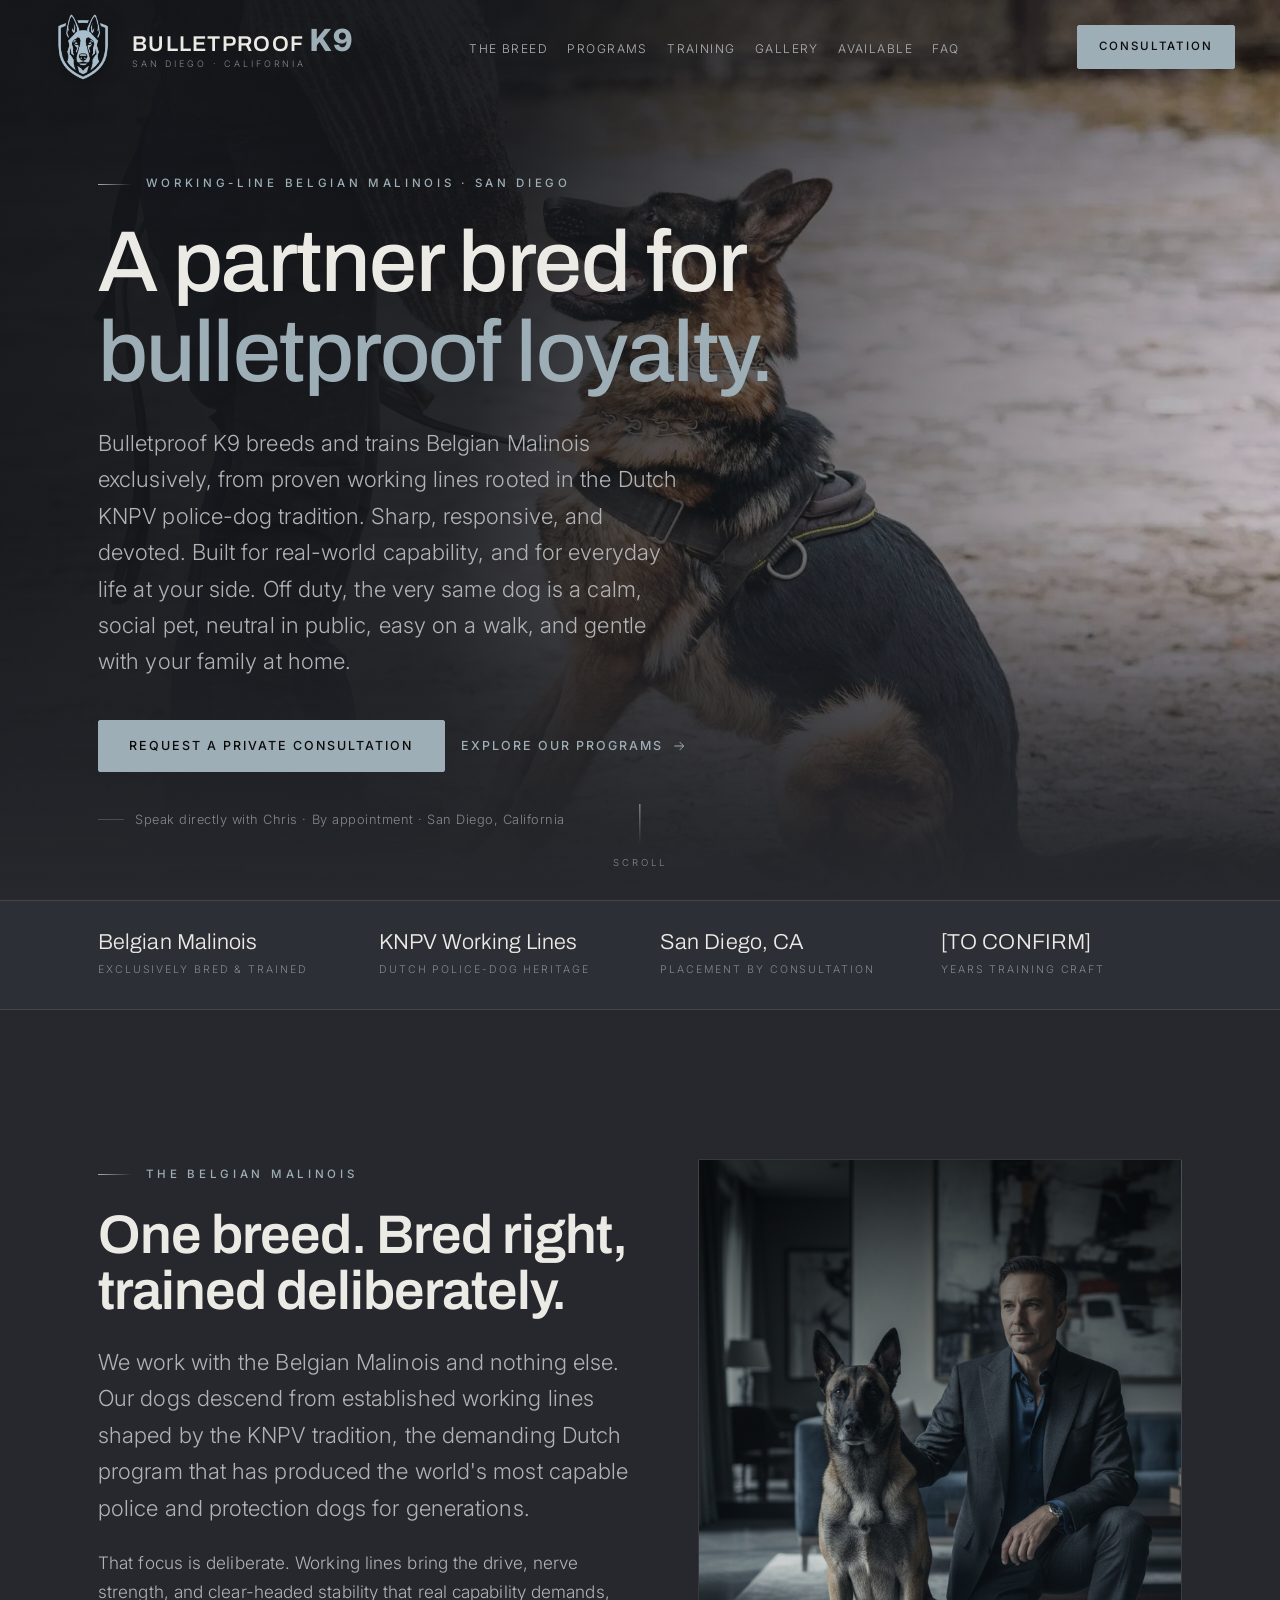
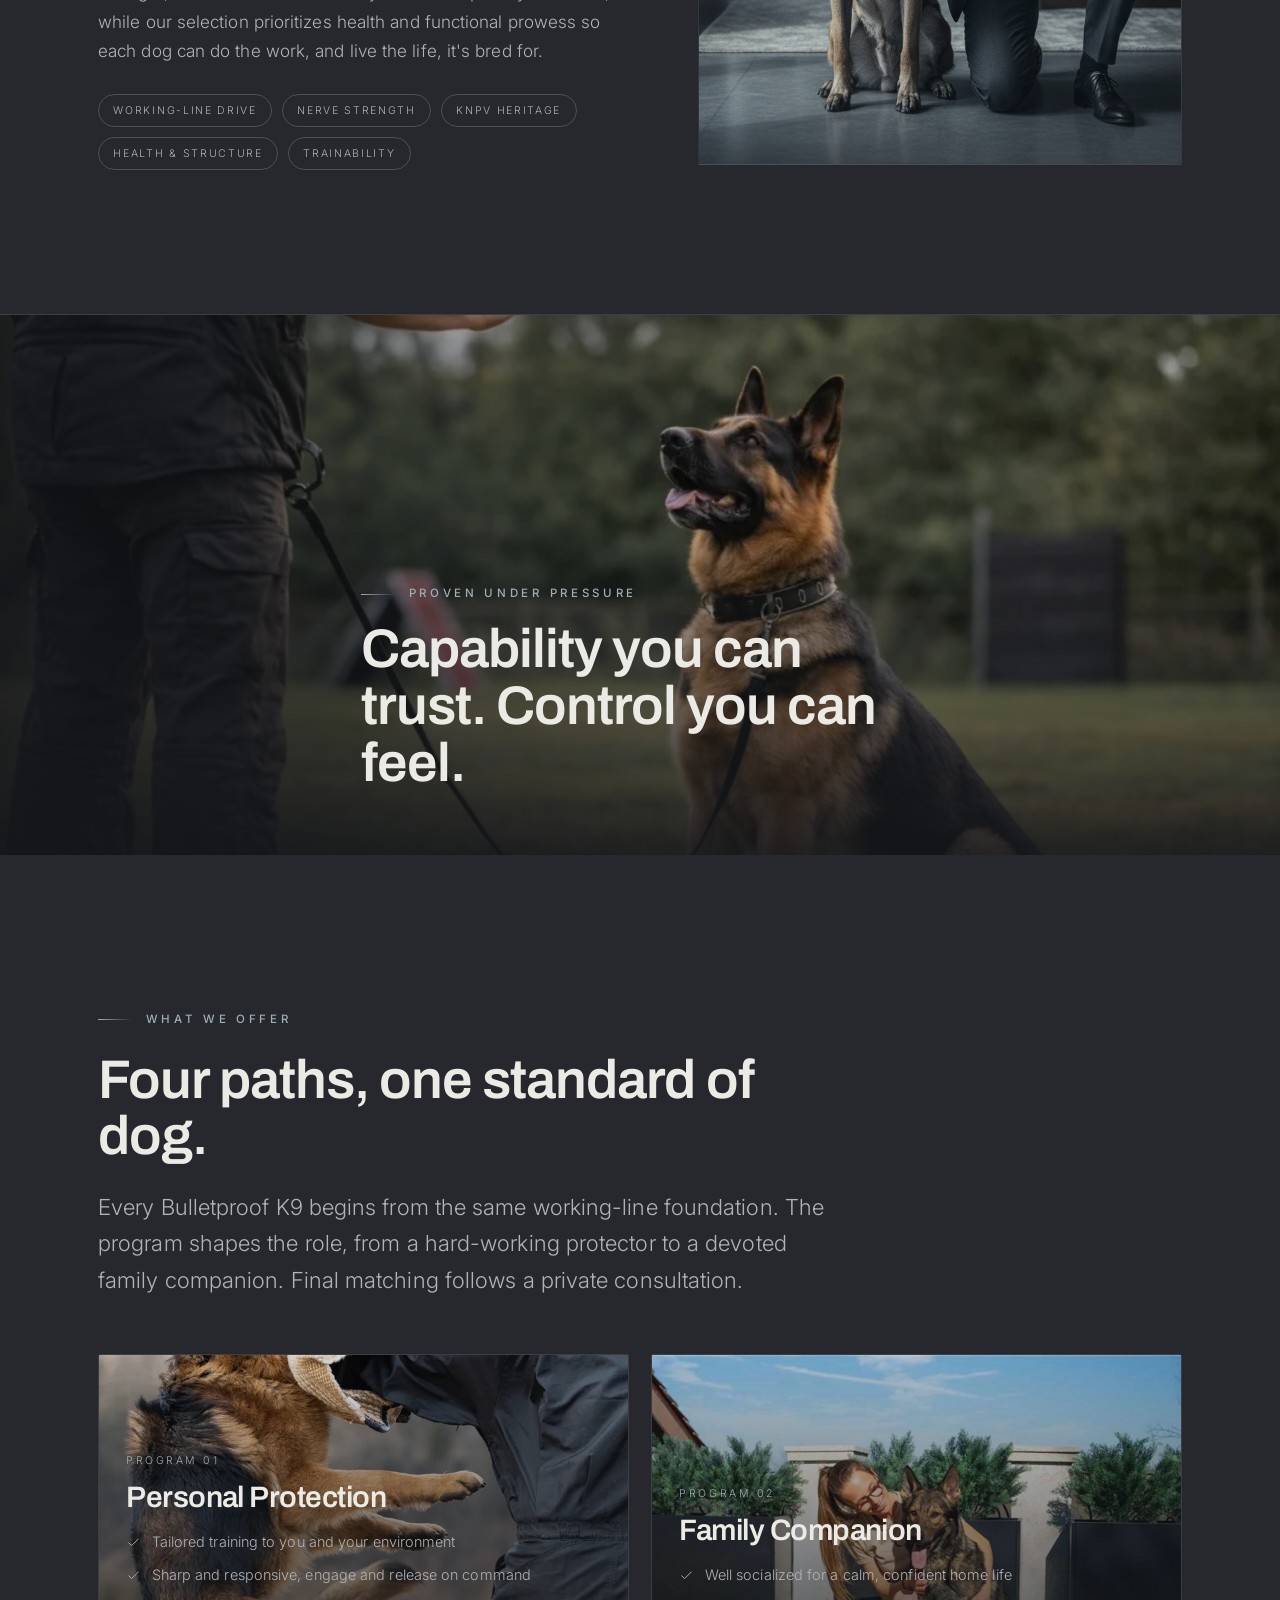
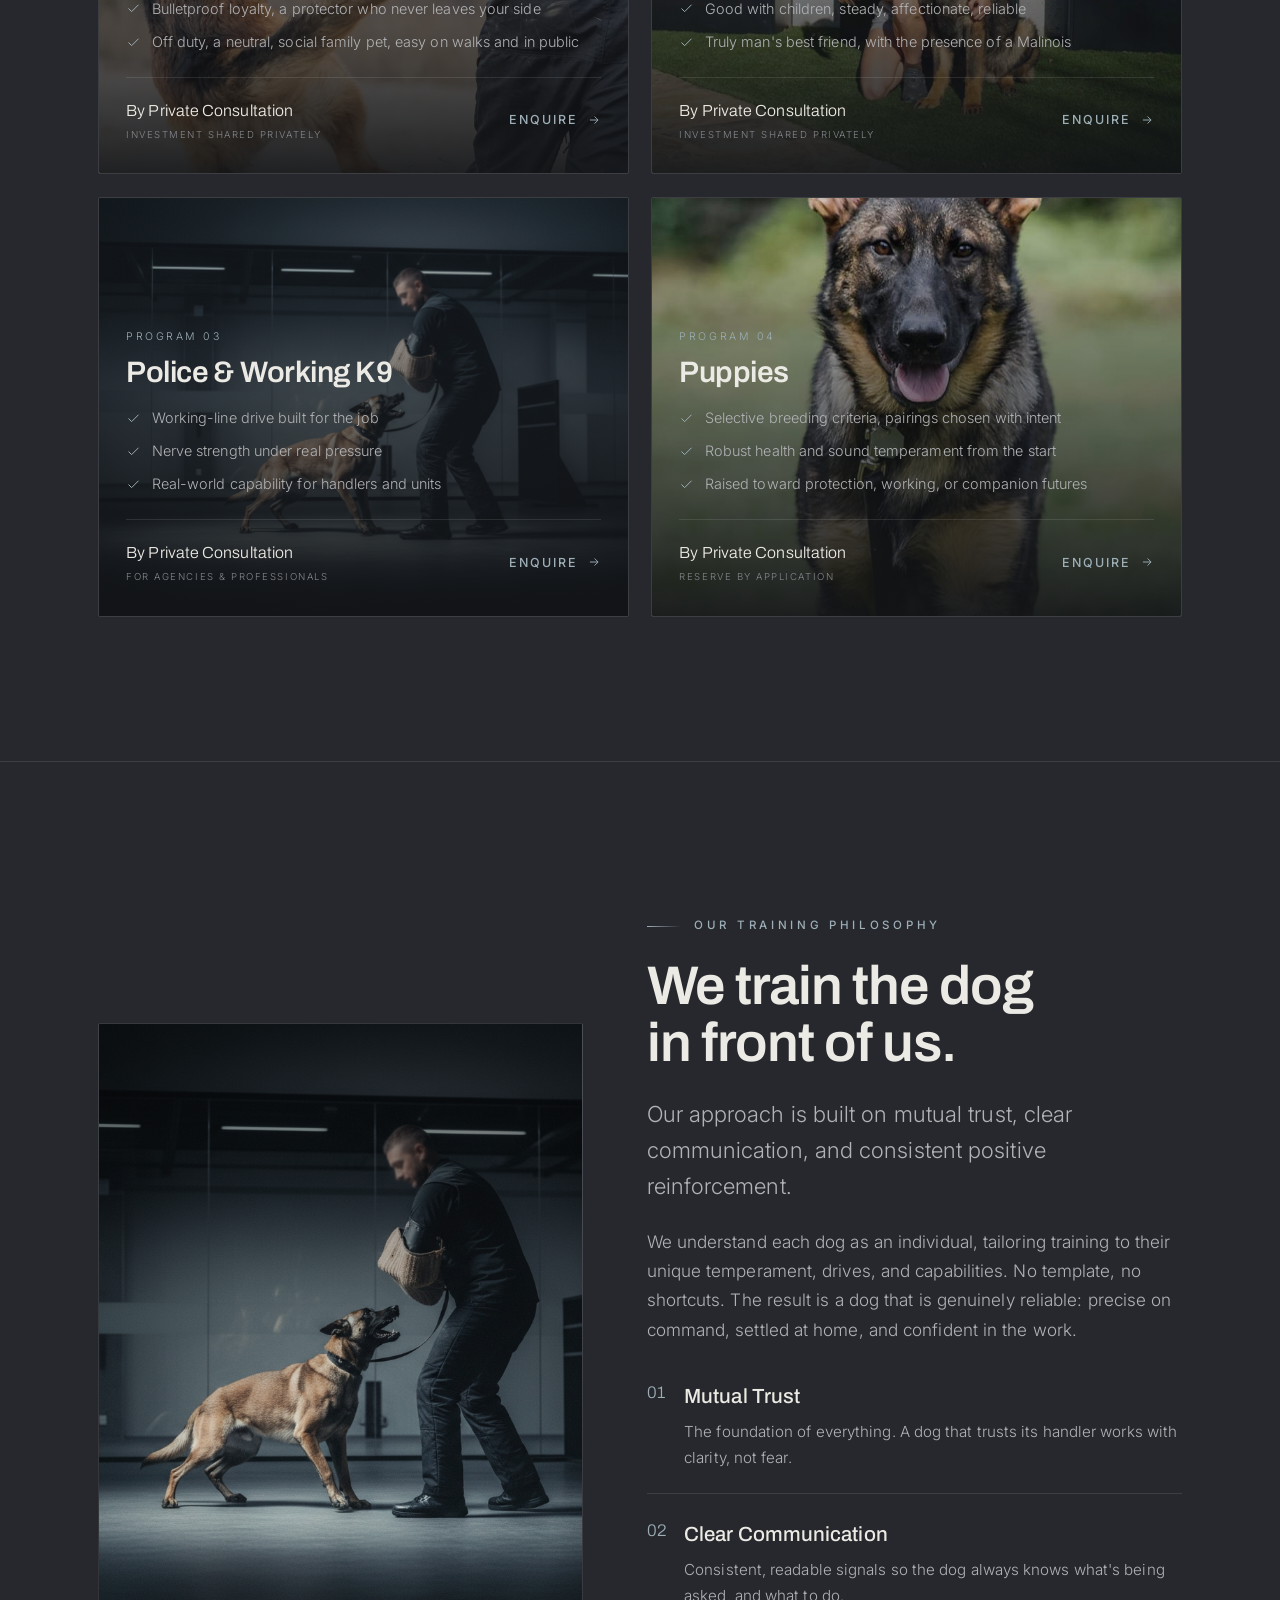
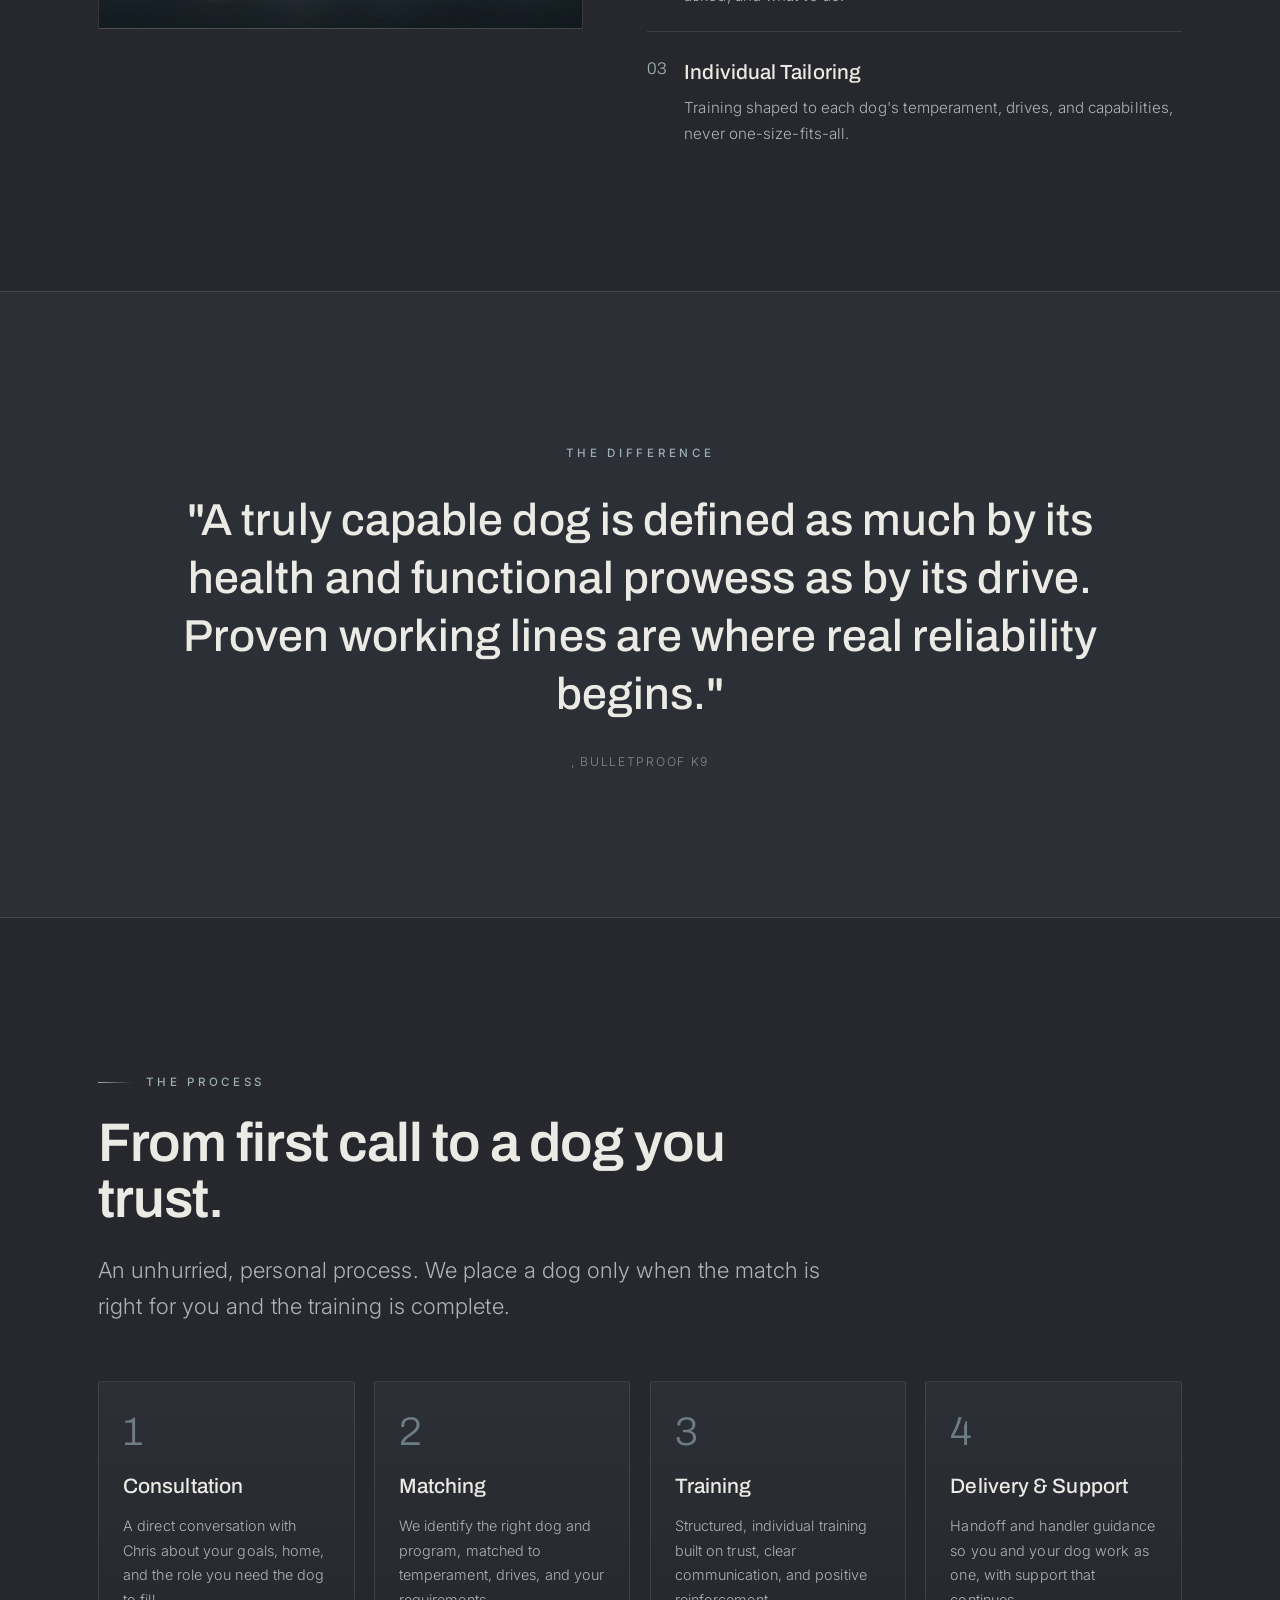
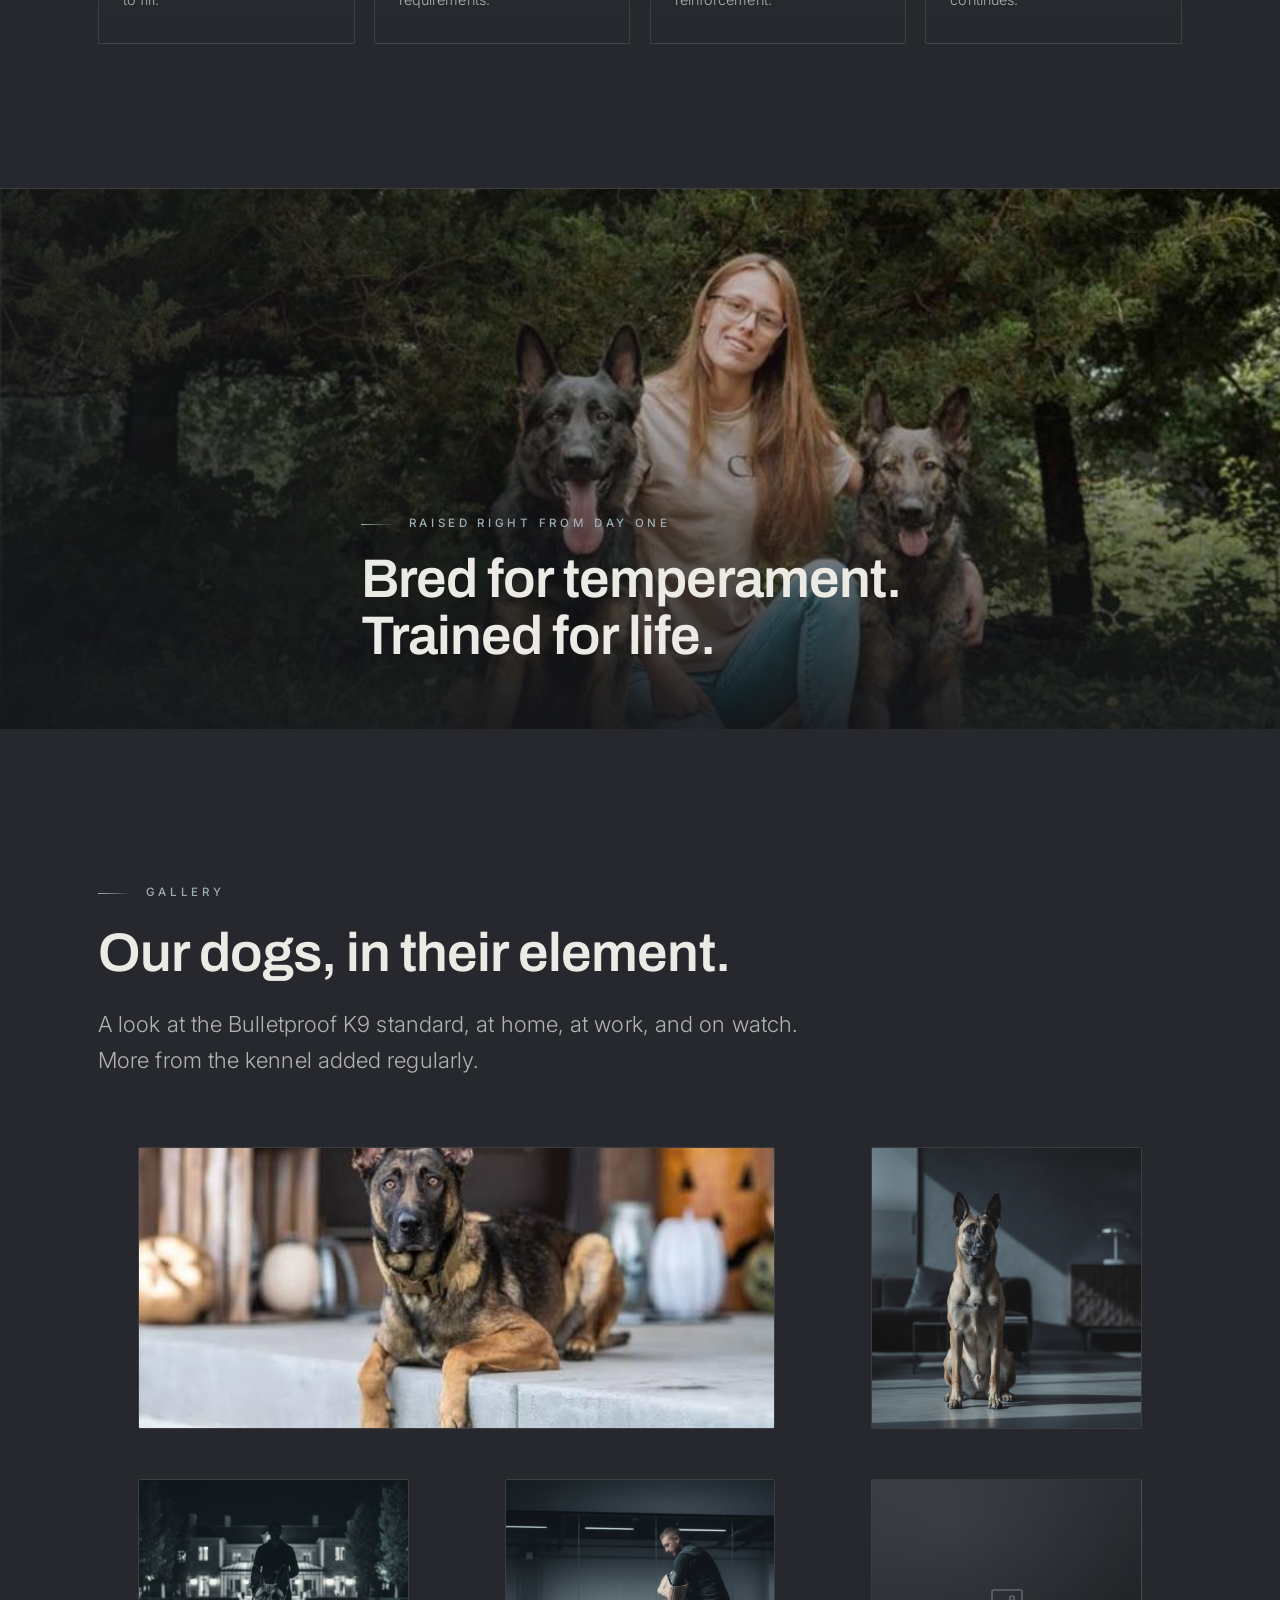
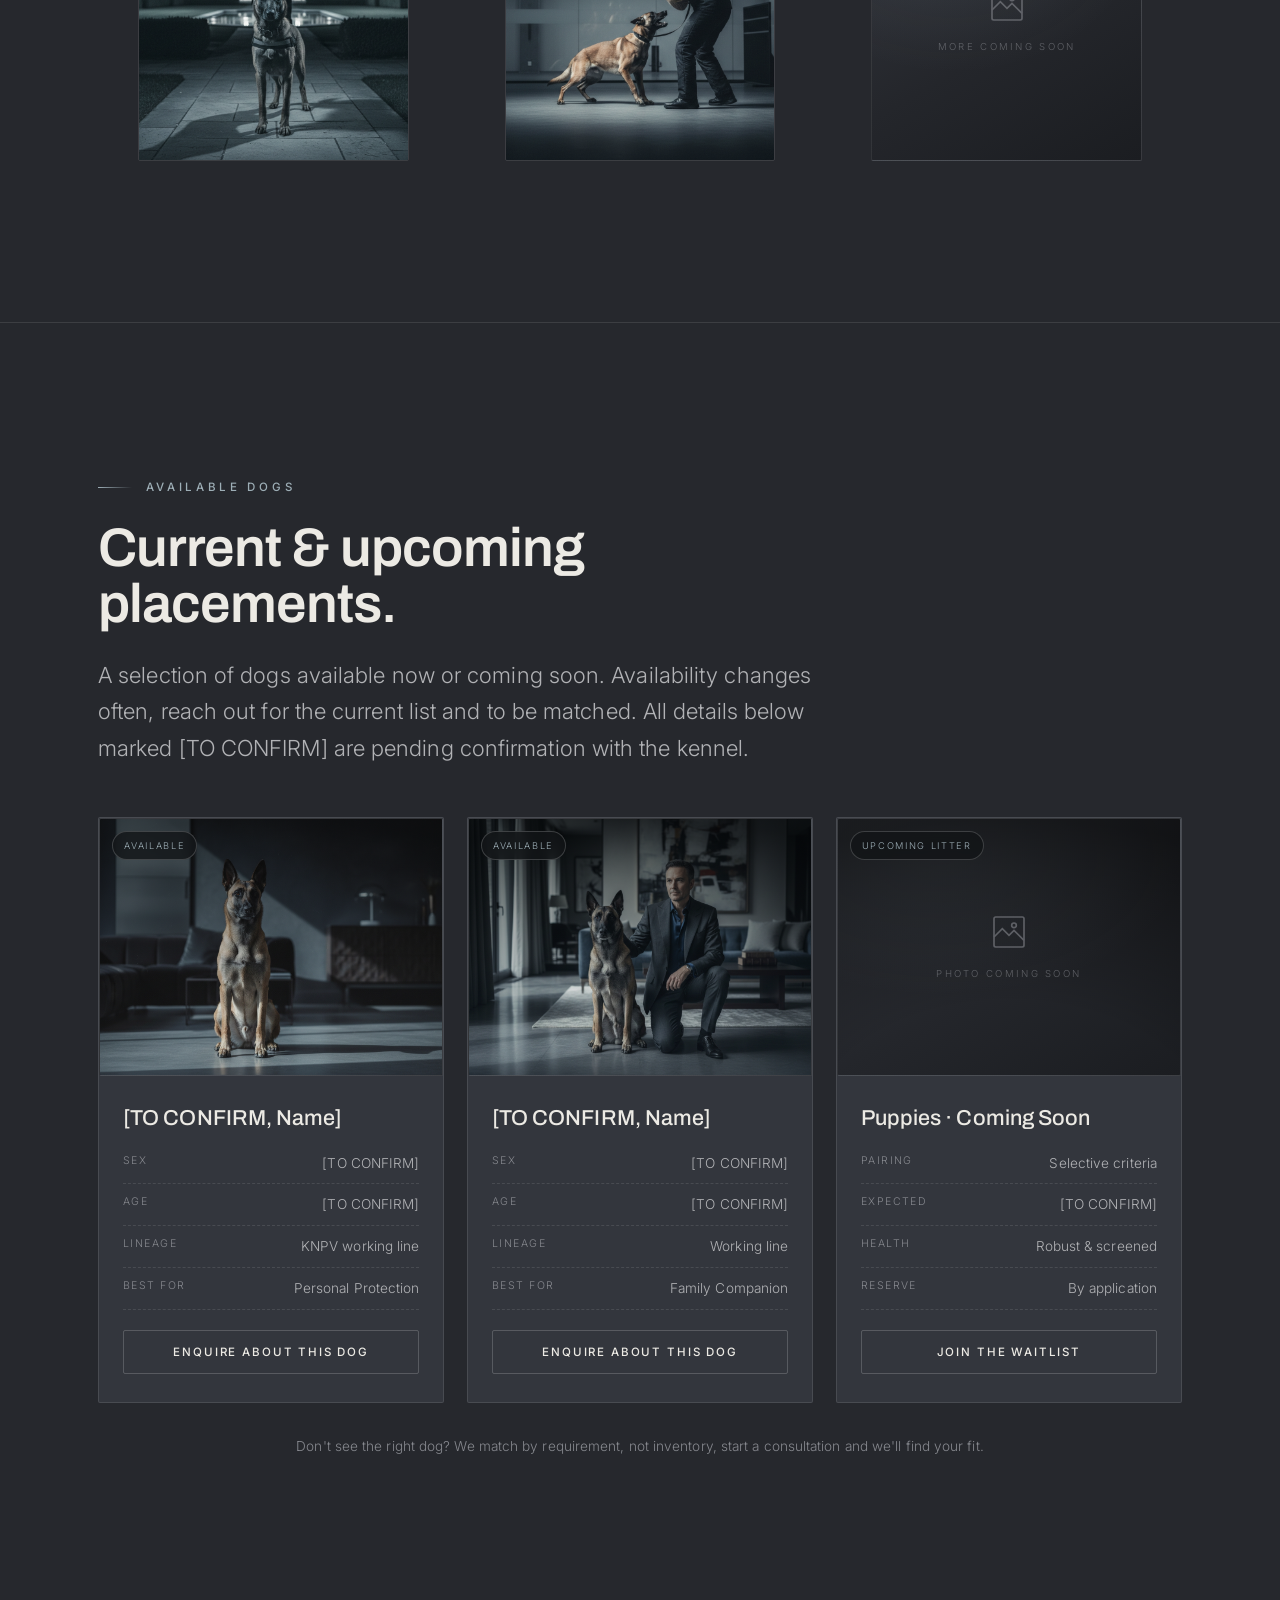
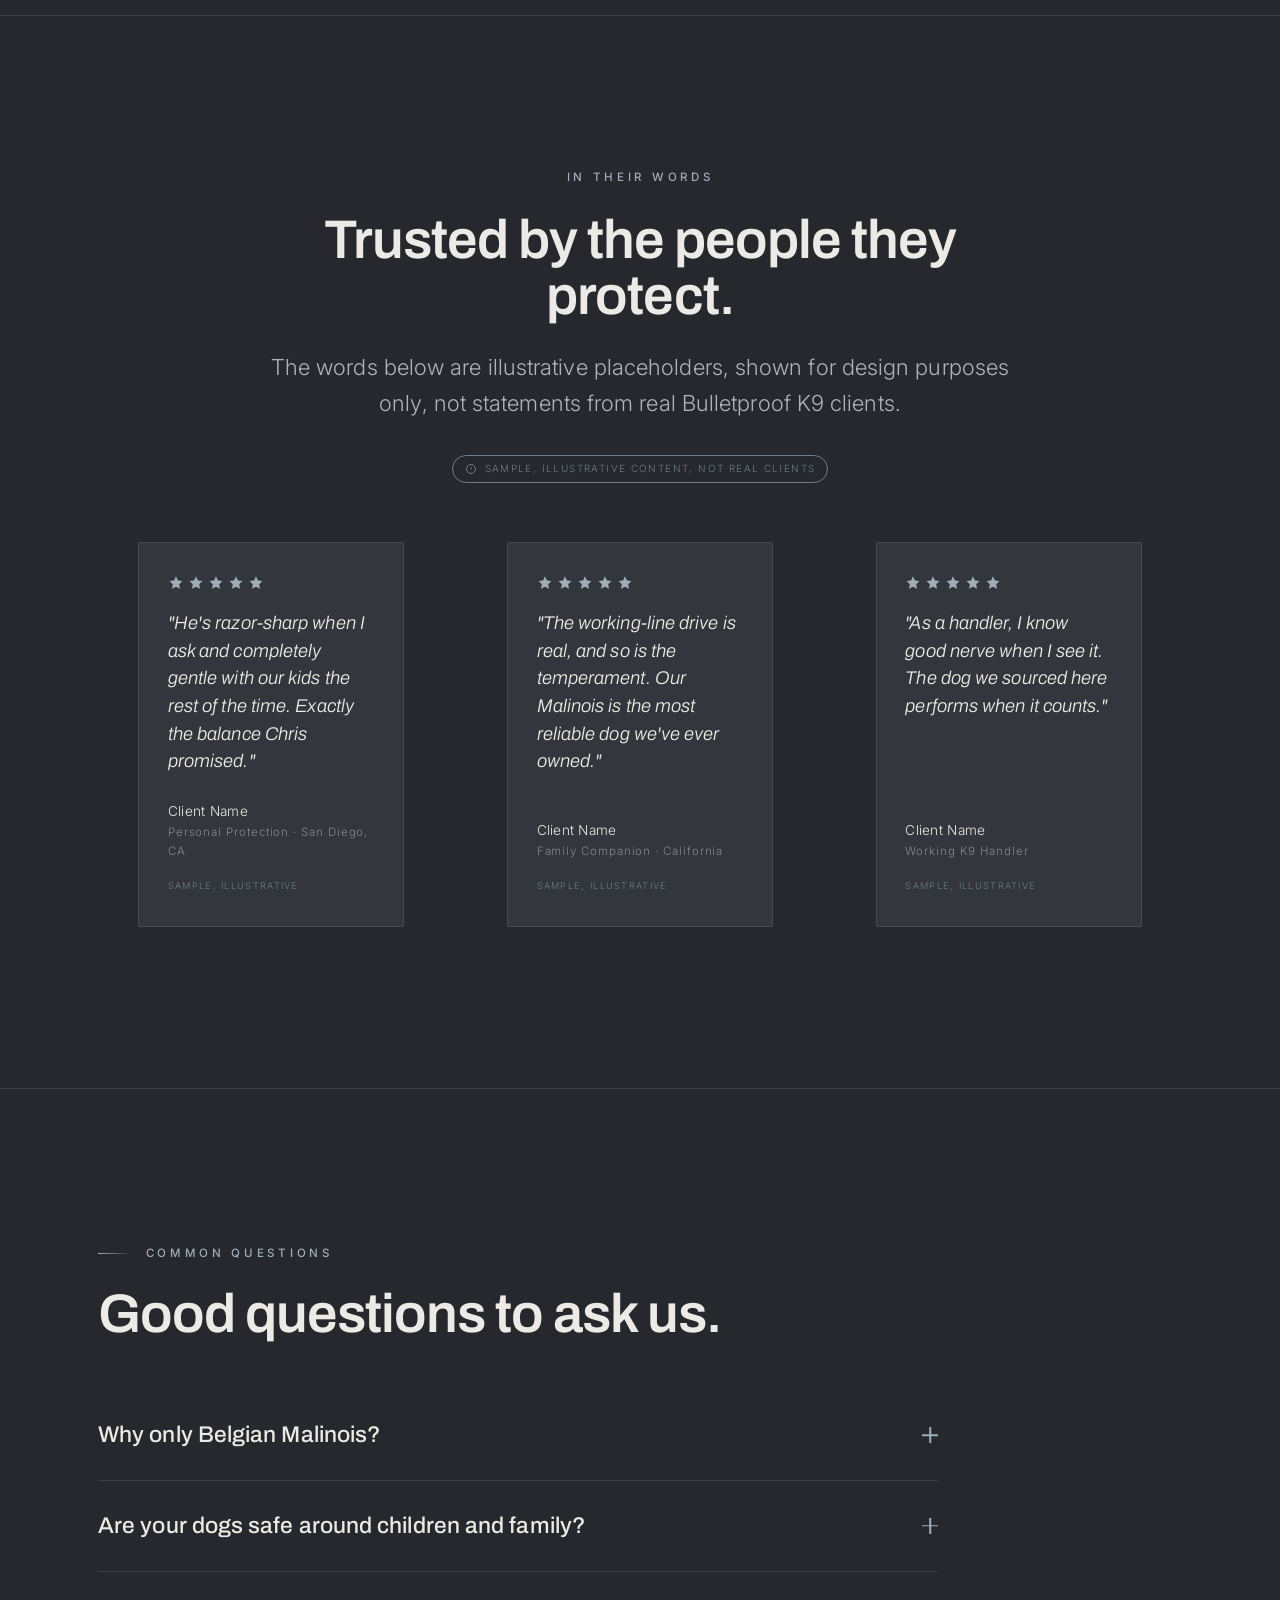
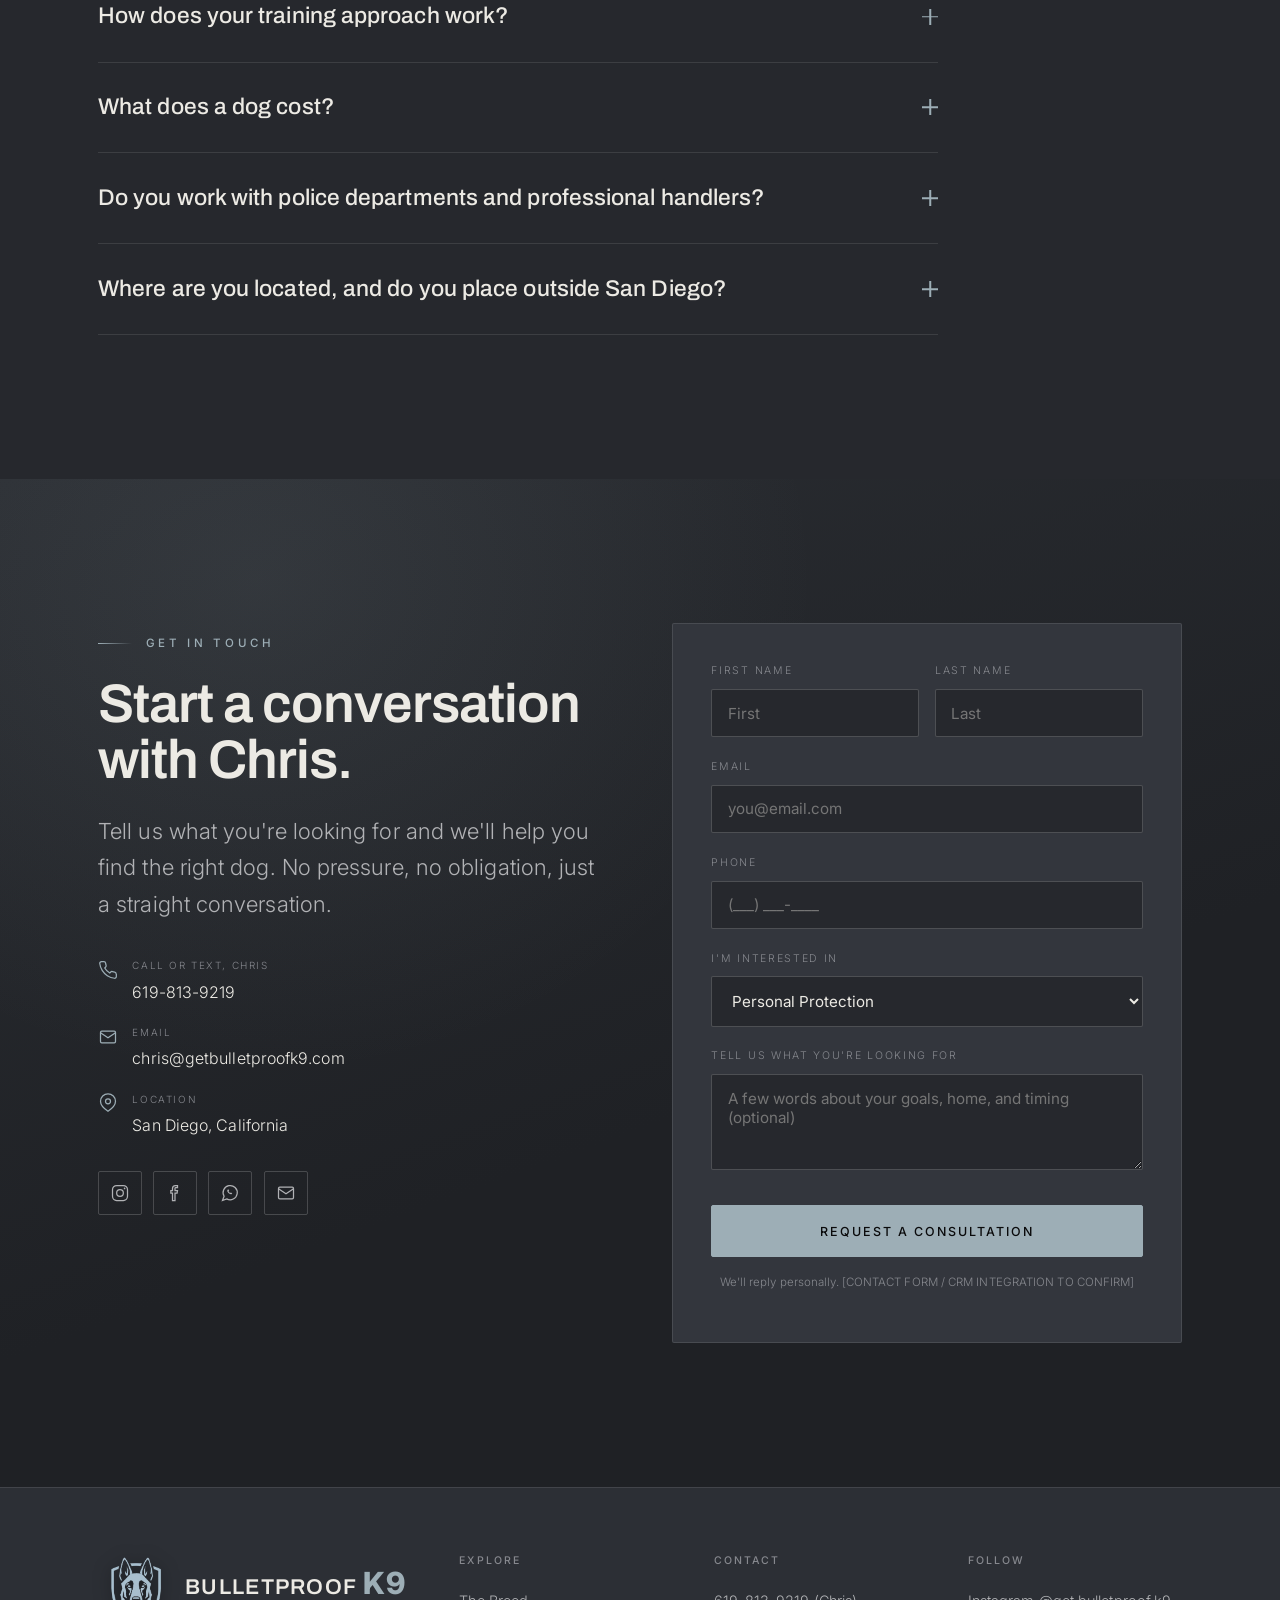
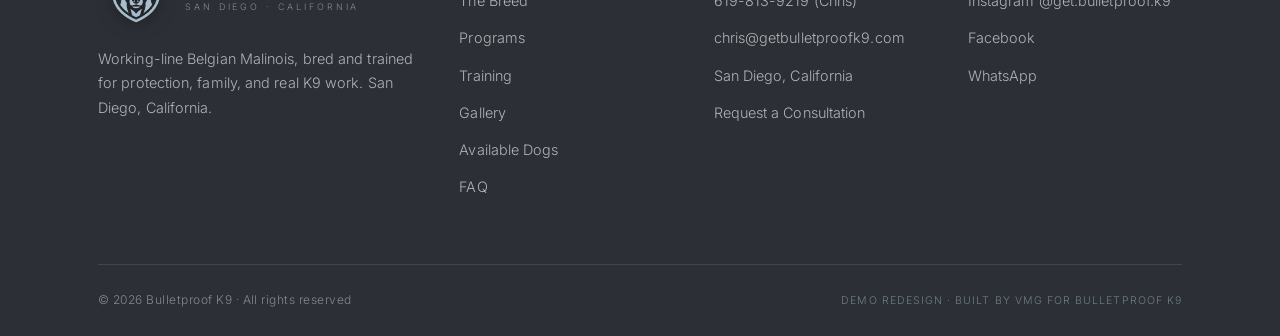
<file: index.html>
<!DOCTYPE html>
<!--
  ============================================================================
  BULLETPROOF K9, Website redesign (demo/pitch build)
  Client: Bulletproof K9 · San Diego, California · getbulletproofk9.com
  Built by VMG (Vander Media Group).

  HONESTY MARKERS used throughout:
    [TO CONFIRM] ........ any metric/detail to be verified with the client
    "By Private Consultation" ... used in place of any invented price
    "Sample, illustrative" ..... testimonials are illustrative, not real clients
  Real, public client data (breed focus, offerings, philosophy, contact,
  socials) is used as fact. No numbers, prices, or client names are fabricated.
  ============================================================================
-->
<html lang="en">
<head>
<meta charset="UTF-8">
<meta name="viewport" content="width=device-width, initial-scale=1.0">
<link rel="preload" as="image" href="images/real-7.jpg" fetchpriority="high">
<title>Bulletproof K9, Working-Line Belgian Malinois · San Diego</title>
<meta name="description" content="Bulletproof K9 breeds and trains working-line Belgian Malinois in San Diego, California, for personal protection, family companionship, and police & working K9 roles. By private consultation.">
<link rel="icon" type="image/png" href="logo/emblem-fav2.png">
<link rel="apple-touch-icon" href="logo/emblem-fav2.png">
<meta http-equiv="Cache-Control" content="no-cache, no-store, must-revalidate">
<meta http-equiv="Pragma" content="no-cache"><meta http-equiv="Expires" content="0">
<meta property="og:title" content="Bulletproof K9, Working-Line Belgian Malinois">
<meta property="og:description" content="Working-line Belgian Malinois for personal protection, family, and K9 work. San Diego, CA.">
<meta property="og:type" content="website">
<meta name="theme-color" content="#26282d">
<link rel="preconnect" href="https://fonts.googleapis.com">
<link rel="preconnect" href="https://fonts.gstatic.com" crossorigin>
<link href="https://fonts.googleapis.com/css2?family=Archivo:wght@400;500;600;700;800&family=Inter:wght@300;400;500;600&display=swap" rel="stylesheet">
<link rel="stylesheet" href="css/styles.css">
</head>
<body id="top">

<!-- ========================= NAV ========================= -->
<header class="nav" id="nav">
  <div class="wrap nav-inner">
    <a class="brand" href="index.html" aria-label="Bulletproof K9, home">
      <img class="emblem" src="logo/emblem-mark2.png" alt="" width="32" height="40" aria-hidden="true">
      <span class="word">
        <b>BULLETPROOF <span class="k9">K9</span></b>
        <span>San Diego · California</span>
      </span>
    </a>

    <nav aria-label="Primary">
      <ul class="nav-links">
        <li><a href="breed.html">The Breed</a></li>
        <li><a href="programs.html">Programs</a></li>
        <li><a href="training.html">Training</a></li>
        <li><a href="gallery.html">Gallery</a></li>
        <li><a href="available.html">Available</a></li>
        <li><a href="index.html#faq">FAQ</a></li>
      </ul>
    </nav>

    <div class="nav-cta">
      <a class="nav-phone" href="tel:+16198139219" aria-label="Call Chris at 619-813-9219">
        <svg width="15" height="15" viewBox="0 0 24 24" fill="none" stroke="currentColor" stroke-width="1.6"><path d="M22 16.9v3a2 2 0 0 1-2.2 2 19.8 19.8 0 0 1-8.6-3.1 19.5 19.5 0 0 1-6-6A19.8 19.8 0 0 1 2.1 4.2 2 2 0 0 1 4.1 2h3a2 2 0 0 1 2 1.7c.1.9.3 1.8.6 2.6a2 2 0 0 1-.5 2.1L8.1 9.6a16 16 0 0 0 6 6l1.2-1.2a2 2 0 0 1 2.1-.5c.8.3 1.7.5 2.6.6a2 2 0 0 1 1.7 2Z"/></svg>
        619-813-9219
      </a>
      <a class="btn btn-primary btn-sm" href="contact.html" aria-label="Request a consultation">Consultation</a>
    </div>

    <button class="nav-toggle" id="navToggle" aria-label="Open menu" aria-expanded="false" aria-controls="mobileMenu">
      <span class="bars"><span></span><span></span><span></span></span>
    </button>
  </div>
</header>

<!-- mobile menu -->
<div class="mobile-menu" id="mobileMenu">
  <a class="m-link" href="breed.html">The Breed</a>
  <a class="m-link" href="programs.html">Programs</a>
  <a class="m-link" href="training.html">Training</a>
  <a class="m-link" href="gallery.html">Gallery</a>
  <a class="m-link" href="available.html">Available Dogs</a>
  <a class="m-link" href="index.html#faq">FAQ</a>
  <div class="m-foot">
    <a class="btn btn-primary" href="contact.html">Request a Consultation</a>
    <div class="m-contact">
      <a href="tel:+16198139219"><svg width="16" height="16" viewBox="0 0 24 24" fill="none" stroke="currentColor" stroke-width="1.6"><path d="M22 16.9v3a2 2 0 0 1-2.2 2 19.8 19.8 0 0 1-8.6-3.1 19.5 19.5 0 0 1-6-6A19.8 19.8 0 0 1 2.1 4.2 2 2 0 0 1 4.1 2h3a2 2 0 0 1 2 1.7c.1.9.3 1.8.6 2.6a2 2 0 0 1-.5 2.1L8.1 9.6a16 16 0 0 0 6 6l1.2-1.2a2 2 0 0 1 2.1-.5c.8.3 1.7.5 2.6.6a2 2 0 0 1 1.7 2Z"/></svg>619-813-9219</a>
      <a href="mailto:chris@getbulletproofk9.com"><svg width="16" height="16" viewBox="0 0 24 24" fill="none" stroke="currentColor" stroke-width="1.6"><rect x="3" y="5" width="18" height="14" rx="1.5"/><path d="M3 7l9 6 9-6"/></svg>chris@getbulletproofk9.com</a>
    </div>
  </div>
</div>

<!-- ========================= HERO ========================= -->
<main>
<section class="hero" id="hero">
  <div class="hero-bg" id="heroBg" aria-hidden="true"><div class="hero-img"></div></div>
  <div class="wrap hero-inner">
    <div class="hero-content reveal">
      <span class="eyebrow">Working-Line Belgian Malinois · San Diego</span>
      <h1 class="display">A partner bred for<br><em>bulletproof loyalty.</em></h1>
      <p class="lede">Bulletproof K9 breeds and trains Belgian Malinois exclusively, from proven working lines rooted in the Dutch KNPV police-dog tradition. Sharp, responsive, and devoted. Built for real-world capability, and for everyday life at your side. Off duty, the very same dog is a calm, social pet, neutral in public, easy on a walk, and gentle with your family at home.</p>
      <div class="hero-actions">
        <a class="btn btn-primary" href="contact.html">Request a Private Consultation</a>
        <a class="link-arrow" href="programs.html">Explore our programs
          <svg width="16" height="16" viewBox="0 0 24 24" fill="none" stroke="currentColor" stroke-width="1.5"><path d="M5 12h14M13 6l6 6-6 6"/></svg>
        </a>
      </div>
      <div class="hero-note">
        <span class="rule"></span>
        Speak directly with Chris · By appointment · San Diego, California
      </div>
    </div>
  </div>
  <div class="scroll-cue" aria-hidden="true"><span class="bar"></span>Scroll</div>
</section>

<!-- ========================= TRUST STRIP ========================= -->
<section class="strip" aria-label="At a glance">
  <div class="wrap strip-inner">
    <div class="strip-item reveal"><span class="k">Belgian Malinois</span><span class="v">Exclusively bred &amp; trained</span></div>
    <div class="strip-item reveal"><span class="k">KNPV Working Lines</span><span class="v">Dutch police-dog heritage</span></div>
    <div class="strip-item reveal"><span class="k">San Diego, CA</span><span class="v">Placement by consultation</span></div>
    <div class="strip-item reveal"><span class="k confirm">[TO CONFIRM]</span><span class="v">Years training craft</span></div>
  </div>
</section>

<!-- ========================= THE BREED ========================= -->
<section class="section-pad" id="breed">
  <div class="wrap">
    <div class="split">
      <div class="reveal">
        <span class="eyebrow">The Belgian Malinois</span>
        <h2 class="h2" style="margin-top:1.4rem">One breed. Bred right,<br>trained deliberately.</h2>
        <p class="lede" style="margin-top:1.5rem">We work with the Belgian Malinois and nothing else. Our dogs descend from established working lines shaped by the KNPV tradition, the demanding Dutch program that has produced the world's most capable police and protection dogs for generations.</p>
        <p style="margin-top:1.2rem; color:var(--ink-soft)">That focus is deliberate. Working lines bring the drive, nerve strength, and clear-headed stability that real capability demands, while our selection prioritizes health and functional prowess so each dog can do the work, and live the life, it's bred for.</p>
        <div class="chips" aria-label="Breed hallmarks">
          <span class="chip">Working-line drive</span>
          <span class="chip">Nerve strength</span>
          <span class="chip">KNPV heritage</span>
          <span class="chip">Health &amp; structure</span>
          <span class="chip">Trainability</span>
        </div>
      </div>
      <div class="media img-ph reveal">
        <img class="cover" src="images/standard.jpg" alt="A composed Belgian Malinois seated beside its owner in a refined home interior">
      </div>
    </div>
  </div>
</section>

<hr class="divider">

<!-- ========================= IMAGE BAND ========================= -->
<section class="reveal" aria-label="Trained for the real world" style="position:relative;height:min(60vh,540px);display:flex;align-items:flex-end;overflow:hidden;background:linear-gradient(90deg,rgba(20,22,26,.8),rgba(20,22,26,.25) 55%,rgba(20,22,26,0)),linear-gradient(rgba(20,22,26,0) 40%,rgba(20,22,26,.9)),url('images/real-6.jpg') center 40%/cover no-repeat;">
  <div class="wrap" style="padding-bottom:clamp(2.2rem,5vw,4rem)">
    <span class="eyebrow">Proven under pressure</span>
    <h2 class="h2" style="max-width:18ch;margin-top:1.1rem">Capability you can trust. Control you can feel.</h2>
  </div>
</section>

<!-- ========================= PROGRAMS ========================= -->
<section class="section-pad" id="programs">
  <div class="wrap">
    <div class="sec-head reveal">
      <span class="eyebrow">What We Offer</span>
      <h2 class="h2">Four paths, one standard of dog.</h2>
      <p class="lede">Every Bulletproof K9 begins from the same working-line foundation. The program shapes the role, from a hard-working protector to a devoted family companion. Final matching follows a private consultation.</p>
    </div>

    <div class="programs">
      <!-- Personal Protection -->
      <article class="prog reveal">
        <div class="media"><img src="images/real-8.jpg" alt="A protection dog in a controlled engagement drill"></div>
        <div class="scrim" aria-hidden="true"></div>
        <div class="body">
          <span class="rank">Program 01</span>
          <h3 class="h3">Personal Protection</h3>
          <ul>
            <li><svg width="15" height="15" viewBox="0 0 24 24" fill="none" stroke="currentColor" stroke-width="1.6"><path d="M20 6L9 17l-5-5"/></svg>Tailored training to you and your environment</li>
            <li><svg width="15" height="15" viewBox="0 0 24 24" fill="none" stroke="currentColor" stroke-width="1.6"><path d="M20 6L9 17l-5-5"/></svg>Sharp and responsive, engage and release on command</li>
            <li><svg width="15" height="15" viewBox="0 0 24 24" fill="none" stroke="currentColor" stroke-width="1.6"><path d="M20 6L9 17l-5-5"/></svg>Bulletproof loyalty, a protector who never leaves your side</li>
            <li><svg width="15" height="15" viewBox="0 0 24 24" fill="none" stroke="currentColor" stroke-width="1.6"><path d="M20 6L9 17l-5-5"/></svg>Off duty, a neutral, social family pet, easy on walks and in public</li>
          </ul>
          <div class="foot">
            <span class="price">By Private Consultation<small>Investment shared privately</small></span>
            <a class="link-arrow" href="contact.html">Enquire
              <svg width="14" height="14" viewBox="0 0 24 24" fill="none" stroke="currentColor" stroke-width="1.6"><path d="M5 12h14M13 6l6 6-6 6"/></svg>
            </a>
          </div>
        </div>
      </article>

      <!-- Family Companion -->
      <article class="prog reveal">
        <div class="media"><img src="images/real-calm.jpg" alt="A calm shepherd relaxed beside its owner at home"></div>
        <div class="scrim" aria-hidden="true"></div>
        <div class="body">
          <span class="rank">Program 02</span>
          <h3 class="h3">Family Companion</h3>
          <ul>
            <li><svg width="15" height="15" viewBox="0 0 24 24" fill="none" stroke="currentColor" stroke-width="1.6"><path d="M20 6L9 17l-5-5"/></svg>Well socialized for a calm, confident home life</li>
            <li><svg width="15" height="15" viewBox="0 0 24 24" fill="none" stroke="currentColor" stroke-width="1.6"><path d="M20 6L9 17l-5-5"/></svg>Good with children, steady, affectionate, reliable</li>
            <li><svg width="15" height="15" viewBox="0 0 24 24" fill="none" stroke="currentColor" stroke-width="1.6"><path d="M20 6L9 17l-5-5"/></svg>Truly man's best friend, with the presence of a Malinois</li>
          </ul>
          <div class="foot">
            <span class="price">By Private Consultation<small>Investment shared privately</small></span>
            <a class="link-arrow" href="contact.html">Enquire
              <svg width="14" height="14" viewBox="0 0 24 24" fill="none" stroke="currentColor" stroke-width="1.6"><path d="M5 12h14M13 6l6 6-6 6"/></svg>
            </a>
          </div>
        </div>
      </article>

      <!-- Police & Working K9 -->
      <article class="prog reveal">
        <div class="media"><img src="images/tier2.jpg" alt="A Belgian Malinois in a controlled engagement drill with a decoy"></div>
        <div class="scrim" aria-hidden="true"></div>
        <div class="body">
          <span class="rank">Program 03</span>
          <h3 class="h3">Police &amp; Working K9</h3>
          <ul>
            <li><svg width="15" height="15" viewBox="0 0 24 24" fill="none" stroke="currentColor" stroke-width="1.6"><path d="M20 6L9 17l-5-5"/></svg>Working-line drive built for the job</li>
            <li><svg width="15" height="15" viewBox="0 0 24 24" fill="none" stroke="currentColor" stroke-width="1.6"><path d="M20 6L9 17l-5-5"/></svg>Nerve strength under real pressure</li>
            <li><svg width="15" height="15" viewBox="0 0 24 24" fill="none" stroke="currentColor" stroke-width="1.6"><path d="M20 6L9 17l-5-5"/></svg>Real-world capability for handlers and units</li>
          </ul>
          <div class="foot">
            <span class="price">By Private Consultation<small>For agencies &amp; professionals</small></span>
            <a class="link-arrow" href="contact.html">Enquire
              <svg width="14" height="14" viewBox="0 0 24 24" fill="none" stroke="currentColor" stroke-width="1.6"><path d="M5 12h14M13 6l6 6-6 6"/></svg>
            </a>
          </div>
        </div>
      </article>

      <!-- Puppies -->
      <article class="prog reveal">
        <div class="media"><img src="images/real-portrait.jpg" alt="A young shepherd, friendly and composed"></div>
        <div class="scrim" aria-hidden="true"></div>
        <div class="body">
          <span class="rank">Program 04</span>
          <h3 class="h3">Puppies</h3>
          <ul>
            <li><svg width="15" height="15" viewBox="0 0 24 24" fill="none" stroke="currentColor" stroke-width="1.6"><path d="M20 6L9 17l-5-5"/></svg>Selective breeding criteria, pairings chosen with intent</li>
            <li><svg width="15" height="15" viewBox="0 0 24 24" fill="none" stroke="currentColor" stroke-width="1.6"><path d="M20 6L9 17l-5-5"/></svg>Robust health and sound temperament from the start</li>
            <li><svg width="15" height="15" viewBox="0 0 24 24" fill="none" stroke="currentColor" stroke-width="1.6"><path d="M20 6L9 17l-5-5"/></svg>Raised toward protection, working, or companion futures</li>
          </ul>
          <div class="foot">
            <span class="price">By Private Consultation<small>Reserve by application</small></span>
            <a class="link-arrow" href="contact.html">Enquire
              <svg width="14" height="14" viewBox="0 0 24 24" fill="none" stroke="currentColor" stroke-width="1.6"><path d="M5 12h14M13 6l6 6-6 6"/></svg>
            </a>
          </div>
        </div>
      </article>
    </div>
  </div>
</section>

<hr class="divider">

<!-- ========================= TRAINING PHILOSOPHY ========================= -->
<section class="section-pad" id="training">
  <div class="wrap">
    <div class="split rev">
      <div class="media img-ph reveal">
        <img class="cover" src="images/tier2.jpg" alt="A trainer working a Belgian Malinois through a focused drill">
      </div>
      <div class="reveal">
        <span class="eyebrow">Our Training Philosophy</span>
        <h2 class="h2" style="margin-top:1.4rem">We train the dog<br>in front of us.</h2>
        <p class="lede" style="margin-top:1.5rem">Our approach is built on mutual trust, clear communication, and consistent positive reinforcement.</p>
        <p style="margin-top:1.2rem; color:var(--ink-soft)">We understand each dog as an individual, tailoring training to their unique temperament, drives, and capabilities. No template, no shortcuts. The result is a dog that is genuinely reliable: precise on command, settled at home, and confident in the work.</p>
        <ul class="value-list">
          <li>
            <span class="n">01</span>
            <div><h4>Mutual Trust</h4><p>The foundation of everything. A dog that trusts its handler works with clarity, not fear.</p></div>
          </li>
          <li>
            <span class="n">02</span>
            <div><h4>Clear Communication</h4><p>Consistent, readable signals so the dog always knows what's being asked, and what to do.</p></div>
          </li>
          <li>
            <span class="n">03</span>
            <div><h4>Individual Tailoring</h4><p>Training shaped to each dog's temperament, drives, and capabilities, never one-size-fits-all.</p></div>
          </li>
        </ul>
      </div>
    </div>
  </div>
</section>

<!-- ========================= QUOTE BAND ========================= -->
<section class="quote-band section-pad">
  <div class="wrap reveal" style="text-align:center">
    <span class="eyebrow center">The Difference</span>
    <blockquote style="margin-top:1.6rem">
      <span class="serif-quote">"A truly capable dog is defined as much by its health and functional prowess as by its drive. Proven working lines are where real reliability begins."</span>
      <cite>, Bulletproof K9</cite>
    </blockquote>
  </div>
</section>

<!-- ========================= PROCESS ========================= -->
<section class="section-pad" id="process">
  <div class="wrap">
    <div class="sec-head reveal">
      <span class="eyebrow">The Process</span>
      <h2 class="h2">From first call to a dog you trust.</h2>
      <p class="lede">An unhurried, personal process. We place a dog only when the match is right for you and the training is complete.</p>
    </div>
    <div class="process">
      <div class="step reveal"><span class="num">1</span><h4>Consultation</h4><p>A direct conversation with Chris about your goals, home, and the role you need the dog to fill.</p></div>
      <div class="step reveal"><span class="num">2</span><h4>Matching</h4><p>We identify the right dog and program, matched to temperament, drives, and your requirements.</p></div>
      <div class="step reveal"><span class="num">3</span><h4>Training</h4><p>Structured, individual training built on trust, clear communication, and positive reinforcement.</p></div>
      <div class="step reveal"><span class="num">4</span><h4>Delivery &amp; Support</h4><p>Handoff and handler guidance so you and your dog work as one, with support that continues.</p></div>
    </div>
  </div>
</section>

<hr class="divider">

<!-- ========================= IMAGE BAND 2 ========================= -->
<section class="reveal" aria-label="A member of the family" style="position:relative;height:min(60vh,540px);display:flex;align-items:flex-end;overflow:hidden;background:linear-gradient(90deg,rgba(20,22,26,.8),rgba(20,22,26,.25) 55%,rgba(20,22,26,0)),linear-gradient(rgba(20,22,26,0) 40%,rgba(20,22,26,.9)),url('images/real-family.jpg') center 35%/cover no-repeat;">
  <div class="wrap" style="padding-bottom:clamp(2.2rem,5vw,4rem)">
    <span class="eyebrow">Raised right from day one</span>
    <h2 class="h2" style="max-width:18ch;margin-top:1.1rem">Bred for temperament. Trained for life.</h2>
  </div>
</section>

<!-- ========================= GALLERY ========================= -->
<section class="section-pad" id="gallery">
  <div class="wrap">
    <div class="sec-head reveal">
      <span class="eyebrow">Gallery</span>
      <h2 class="h2">Our dogs, in their element.</h2>
      <p class="lede">A look at the Bulletproof K9 standard, at home, at work, and on watch. More from the kennel added regularly.</p>
    </div>
    <div class="gallery">
      <figure class="g-item g-a reveal"><img src="images/real-porch.jpg" alt="A shepherd relaxed on the front porch at home"><figcaption class="g-cap">At your side</figcaption></figure>
      <figure class="g-item g-b reveal"><img src="images/tier1.jpg" alt="A Belgian Malinois seated and alert in a modern interior"><figcaption class="g-cap">Composed at home</figcaption></figure>
      <figure class="g-item g-c reveal"><img src="images/tier3.jpg" alt="A Belgian Malinois on watch at an estate at night"><figcaption class="g-cap">On watch</figcaption></figure>
      <figure class="g-item g-d reveal"><img src="images/tier2.jpg" alt="A Belgian Malinois in an engagement drill"><figcaption class="g-cap">In training</figcaption></figure>
      <figure class="g-item g-e reveal img-ph g-more" aria-label="More photos coming soon">
        <div class="ph-mono"><svg viewBox="0 0 24 24" fill="none" stroke-width="1"><rect x="3" y="3" width="18" height="18" rx="1"/><path d="M3 15l5-5 4 4 3-3 6 6"/><circle cx="15" cy="8" r="1.4"/></svg><span>More coming soon</span></div>
      </figure>
    </div>
  </div>
</section>

<hr class="divider">

<!-- ========================= AVAILABLE DOGS ========================= -->
<section class="section-pad" id="available">
  <div class="wrap">
    <div class="sec-head reveal">
      <span class="eyebrow">Available Dogs</span>
      <h2 class="h2">Current &amp; upcoming placements.</h2>
      <p class="lede">A selection of dogs available now or coming soon. Availability changes often, reach out for the current list and to be matched. All details below marked [TO CONFIRM] are pending confirmation with the kennel.</p>
    </div>

    <div class="dogs">
      <article class="dog reveal">
        <div class="media img-ph">
          <img class="cover" src="images/tier1.jpg" alt="A Belgian Malinois available for placement">
          <span class="badge">Available</span>
        </div>
        <div class="body">
          <h4>[TO CONFIRM, Name]</h4>
          <ul class="meta">
            <li><span>Sex</span><span>[TO CONFIRM]</span></li>
            <li><span>Age</span><span>[TO CONFIRM]</span></li>
            <li><span>Lineage</span><span>KNPV working line</span></li>
            <li><span>Best for</span><span>Personal Protection</span></li>
          </ul>
          <div class="foot"><a class="btn btn-ghost btn-sm" href="contact.html">Enquire about this dog</a></div>
        </div>
      </article>

      <article class="dog reveal">
        <div class="media img-ph">
          <img class="cover" src="images/standard.jpg" alt="A Belgian Malinois companion prospect">
          <span class="badge">Available</span>
        </div>
        <div class="body">
          <h4>[TO CONFIRM, Name]</h4>
          <ul class="meta">
            <li><span>Sex</span><span>[TO CONFIRM]</span></li>
            <li><span>Age</span><span>[TO CONFIRM]</span></li>
            <li><span>Lineage</span><span>Working line</span></li>
            <li><span>Best for</span><span>Family Companion</span></li>
          </ul>
          <div class="foot"><a class="btn btn-ghost btn-sm" href="contact.html">Enquire about this dog</a></div>
        </div>
      </article>

      <article class="dog reveal">
        <div class="media img-ph">
          <div class="ph-mono"><svg viewBox="0 0 24 24" fill="none" stroke-width="1"><rect x="3" y="3" width="18" height="18" rx="1"/><path d="M3 15l5-5 4 4 3-3 6 6"/><circle cx="15" cy="8" r="1.4"/></svg><span>Photo coming soon</span></div>
          <span class="badge">Upcoming Litter</span>
        </div>
        <div class="body">
          <h4>Puppies · Coming Soon</h4>
          <ul class="meta">
            <li><span>Pairing</span><span>Selective criteria</span></li>
            <li><span>Expected</span><span>[TO CONFIRM]</span></li>
            <li><span>Health</span><span>Robust &amp; screened</span></li>
            <li><span>Reserve</span><span>By application</span></li>
          </ul>
          <div class="foot"><a class="btn btn-ghost btn-sm" href="puppies.html">Join the waitlist</a></div>
        </div>
      </article>
    </div>

    <p class="muted reveal" style="margin-top:2rem; font-size:.85rem; text-align:center; color:var(--ink-mute)">
      Don't see the right dog? We match by requirement, not inventory, start a consultation and we'll find your fit.
    </p>
  </div>
</section>

<hr class="divider">

<!-- ========================= TESTIMONIALS ========================= -->
<section class="section-pad" id="trust">
  <div class="wrap">
    <div class="sec-head center reveal">
      <span class="eyebrow center">In Their Words</span>
      <h2 class="h2">Trusted by the people they protect.</h2>
      <p class="lede">The words below are illustrative placeholders, shown for design purposes only, not statements from real Bulletproof K9 clients.</p>
    </div>
    <div style="text-align:center; margin-top:2rem">
      <span class="placeholder-flag">
        <svg width="12" height="12" viewBox="0 0 24 24" fill="none" stroke="currentColor" stroke-width="2"><circle cx="12" cy="12" r="9"/><path d="M12 8v5M12 16h.01"/></svg>
        Sample, illustrative content, not real clients
      </span>
    </div>
    <div class="testi-grid">
      <figure class="testi reveal">
        <div class="stars" aria-label="5 out of 5">
          <svg width="16" height="16" viewBox="0 0 24 24"><path d="M12 2l2.9 6.3 6.9.8-5.1 4.7 1.4 6.8L12 17.8 5.9 20.6l1.4-6.8L2.2 9.1l6.9-.8z"/></svg><svg width="16" height="16" viewBox="0 0 24 24"><path d="M12 2l2.9 6.3 6.9.8-5.1 4.7 1.4 6.8L12 17.8 5.9 20.6l1.4-6.8L2.2 9.1l6.9-.8z"/></svg><svg width="16" height="16" viewBox="0 0 24 24"><path d="M12 2l2.9 6.3 6.9.8-5.1 4.7 1.4 6.8L12 17.8 5.9 20.6l1.4-6.8L2.2 9.1l6.9-.8z"/></svg><svg width="16" height="16" viewBox="0 0 24 24"><path d="M12 2l2.9 6.3 6.9.8-5.1 4.7 1.4 6.8L12 17.8 5.9 20.6l1.4-6.8L2.2 9.1l6.9-.8z"/></svg><svg width="16" height="16" viewBox="0 0 24 24"><path d="M12 2l2.9 6.3 6.9.8-5.1 4.7 1.4 6.8L12 17.8 5.9 20.6l1.4-6.8L2.2 9.1l6.9-.8z"/></svg>
        </div>
        <p>"He's razor-sharp when I ask and completely gentle with our kids the rest of the time. Exactly the balance Chris promised."</p>
        <figcaption class="who"><div class="name">Client Name</div><div class="role">Personal Protection · San Diego, CA</div><div class="sample">Sample, illustrative</div></figcaption>
      </figure>
      <figure class="testi reveal">
        <div class="stars" aria-label="5 out of 5">
          <svg width="16" height="16" viewBox="0 0 24 24"><path d="M12 2l2.9 6.3 6.9.8-5.1 4.7 1.4 6.8L12 17.8 5.9 20.6l1.4-6.8L2.2 9.1l6.9-.8z"/></svg><svg width="16" height="16" viewBox="0 0 24 24"><path d="M12 2l2.9 6.3 6.9.8-5.1 4.7 1.4 6.8L12 17.8 5.9 20.6l1.4-6.8L2.2 9.1l6.9-.8z"/></svg><svg width="16" height="16" viewBox="0 0 24 24"><path d="M12 2l2.9 6.3 6.9.8-5.1 4.7 1.4 6.8L12 17.8 5.9 20.6l1.4-6.8L2.2 9.1l6.9-.8z"/></svg><svg width="16" height="16" viewBox="0 0 24 24"><path d="M12 2l2.9 6.3 6.9.8-5.1 4.7 1.4 6.8L12 17.8 5.9 20.6l1.4-6.8L2.2 9.1l6.9-.8z"/></svg><svg width="16" height="16" viewBox="0 0 24 24"><path d="M12 2l2.9 6.3 6.9.8-5.1 4.7 1.4 6.8L12 17.8 5.9 20.6l1.4-6.8L2.2 9.1l6.9-.8z"/></svg>
        </div>
        <p>"The working-line drive is real, and so is the temperament. Our Malinois is the most reliable dog we've ever owned."</p>
        <figcaption class="who"><div class="name">Client Name</div><div class="role">Family Companion · California</div><div class="sample">Sample, illustrative</div></figcaption>
      </figure>
      <figure class="testi reveal">
        <div class="stars" aria-label="5 out of 5">
          <svg width="16" height="16" viewBox="0 0 24 24"><path d="M12 2l2.9 6.3 6.9.8-5.1 4.7 1.4 6.8L12 17.8 5.9 20.6l1.4-6.8L2.2 9.1l6.9-.8z"/></svg><svg width="16" height="16" viewBox="0 0 24 24"><path d="M12 2l2.9 6.3 6.9.8-5.1 4.7 1.4 6.8L12 17.8 5.9 20.6l1.4-6.8L2.2 9.1l6.9-.8z"/></svg><svg width="16" height="16" viewBox="0 0 24 24"><path d="M12 2l2.9 6.3 6.9.8-5.1 4.7 1.4 6.8L12 17.8 5.9 20.6l1.4-6.8L2.2 9.1l6.9-.8z"/></svg><svg width="16" height="16" viewBox="0 0 24 24"><path d="M12 2l2.9 6.3 6.9.8-5.1 4.7 1.4 6.8L12 17.8 5.9 20.6l1.4-6.8L2.2 9.1l6.9-.8z"/></svg><svg width="16" height="16" viewBox="0 0 24 24"><path d="M12 2l2.9 6.3 6.9.8-5.1 4.7 1.4 6.8L12 17.8 5.9 20.6l1.4-6.8L2.2 9.1l6.9-.8z"/></svg>
        </div>
        <p>"As a handler, I know good nerve when I see it. The dog we sourced here performs when it counts."</p>
        <figcaption class="who"><div class="name">Client Name</div><div class="role">Working K9 Handler</div><div class="sample">Sample, illustrative</div></figcaption>
      </figure>
    </div>
  </div>
</section>

<hr class="divider">

<!-- ========================= FAQ ========================= -->
<section class="section-pad" id="faq">
  <div class="wrap">
    <div class="sec-head reveal">
      <span class="eyebrow">Common Questions</span>
      <h2 class="h2">Good questions to ask us.</h2>
    </div>
    <div class="faq reveal">
      <details>
        <summary>Why only Belgian Malinois? <span class="ico" aria-hidden="true"></span></summary>
        <div class="ans"><p>Focus. The Malinois, bred from proven working lines and the KNPV tradition, offers a rare combination of drive, nerve strength, health, and trainability. Working with one breed lets us know our dogs deeply and match them precisely.</p></div>
      </details>
      <details>
        <summary>Are your dogs safe around children and family? <span class="ico" aria-hidden="true"></span></summary>
        <div class="ans"><p>Our Family Companion dogs are well socialized and good with children. Temperament is central to how we select and raise every dog. Protection behaviors, where trained, are command-driven, never triggered by ordinary family life.</p></div>
      </details>
      <details>
        <summary>How does your training approach work? <span class="ico" aria-hidden="true"></span></summary>
        <div class="ans"><p>It's built on mutual trust, clear communication, and consistent positive reinforcement. We treat each dog as an individual and tailor training to their temperament, drives, and capabilities, so the result is genuinely reliable, not just rehearsed.</p></div>
      </details>
      <details>
        <summary>What does a dog cost? <span class="ico" aria-hidden="true"></span></summary>
        <div class="ans"><p>Because each dog and program is individual, pricing is shared by private consultation once we understand what you need. Reach out to Chris and we'll walk you through options honestly.</p></div>
      </details>
      <details>
        <summary>Do you work with police departments and professional handlers? <span class="ico" aria-hidden="true"></span></summary>
        <div class="ans"><p>Yes. Our Police &amp; Working K9 program serves agencies and professional handlers who need working-line drive, nerve strength, and real-world capability. Contact us to discuss requirements. [TO CONFIRM: certifications / titling offered.]</p></div>
      </details>
      <details>
        <summary>Where are you located, and do you place outside San Diego? <span class="ico" aria-hidden="true"></span></summary>
        <div class="ans"><p>We're based in San Diego, California. Placement details and any travel or delivery are arranged during your consultation. [TO CONFIRM: delivery / placement areas.]</p></div>
      </details>
    </div>
  </div>
</section>

<!-- ========================= CONSULTATION / CONTACT ========================= -->
<section class="consult section-pad" id="consult">
  <div class="consult-bg" aria-hidden="true"></div>
  <div class="wrap">
    <div class="consult-grid">
      <div class="reveal">
        <span class="eyebrow">Get In Touch</span>
        <h2 class="h2">Start a conversation with Chris.</h2>
        <p class="lede">Tell us what you're looking for and we'll help you find the right dog. No pressure, no obligation, just a straight conversation.</p>

        <ul class="contact-lines">
          <li>
            <svg width="20" height="20" viewBox="0 0 24 24" fill="none" stroke="currentColor" stroke-width="1.5"><path d="M22 16.9v3a2 2 0 0 1-2.2 2 19.8 19.8 0 0 1-8.6-3.1 19.5 19.5 0 0 1-6-6A19.8 19.8 0 0 1 2.1 4.2 2 2 0 0 1 4.1 2h3a2 2 0 0 1 2 1.7c.1.9.3 1.8.6 2.6a2 2 0 0 1-.5 2.1L8.1 9.6a16 16 0 0 0 6 6l1.2-1.2a2 2 0 0 1 2.1-.5c.8.3 1.7.5 2.6.6a2 2 0 0 1 1.7 2Z"/></svg>
            <div><span class="lbl">Call or text, Chris</span><a href="tel:+16198139219">619-813-9219</a></div>
          </li>
          <li>
            <svg width="20" height="20" viewBox="0 0 24 24" fill="none" stroke="currentColor" stroke-width="1.5"><rect x="3" y="5" width="18" height="14" rx="1.5"/><path d="M3 7l9 6 9-6"/></svg>
            <div><span class="lbl">Email</span><a href="mailto:chris@getbulletproofk9.com">chris@getbulletproofk9.com</a></div>
          </li>
          <li>
            <svg width="20" height="20" viewBox="0 0 24 24" fill="none" stroke="currentColor" stroke-width="1.5"><path d="M21 10c0 6-9 12-9 12s-9-6-9-12a9 9 0 0 1 18 0Z"/><circle cx="12" cy="10" r="3"/></svg>
            <div><span class="lbl">Location</span><span class="val">San Diego, California</span></div>
          </li>
        </ul>

        <div class="socials" aria-label="Social media">
          <a href="https://instagram.com/get.bulletproof.k9" target="_blank" rel="noopener" aria-label="Instagram, @get.bulletproof.k9">
            <svg width="20" height="20" viewBox="0 0 24 24" fill="none" stroke="currentColor" stroke-width="1.5"><rect x="3" y="3" width="18" height="18" rx="5"/><circle cx="12" cy="12" r="4"/><circle cx="17.5" cy="6.5" r="1" fill="currentColor" stroke="none"/></svg>
          </a>
          <a href="#" target="_blank" rel="noopener" aria-label="Facebook">
            <svg width="20" height="20" viewBox="0 0 24 24" fill="none" stroke="currentColor" stroke-width="1.5"><path d="M15 3h-2.5A3.5 3.5 0 0 0 9 6.5V9H7v3h2v9h3v-9h2.5l.5-3H12V6.5a1 1 0 0 1 1-1h2Z"/></svg>
          </a>
          <a href="https://wa.me/16198139219" target="_blank" rel="noopener" aria-label="WhatsApp">
            <svg width="20" height="20" viewBox="0 0 24 24" fill="none" stroke="currentColor" stroke-width="1.5"><path d="M3 21l1.9-5.1A8.5 8.5 0 1 1 8.1 19L3 21Z"/><path d="M8.5 9c.2 2 2.5 4.3 4.5 4.5.7.1 1.4-.6 1.7-1.2l-1.7-1-.9.7c-.7-.3-1.5-1.1-1.8-1.8l.7-.9-1-1.7c-.6.3-1.3 1-1.2 1.7Z" fill="currentColor" stroke="none"/></svg>
          </a>
          <a href="mailto:chris@getbulletproofk9.com" aria-label="Email">
            <svg width="20" height="20" viewBox="0 0 24 24" fill="none" stroke="currentColor" stroke-width="1.5"><rect x="3" y="5" width="18" height="14" rx="1.5"/><path d="M3 7l9 6 9-6"/></svg>
          </a>
        </div>
      </div>

      <!-- DEMO form: non-functional mockup. Wire to CRM on build. -->
      <form class="form reveal" onsubmit="event.preventDefault(); this.querySelector('.fine').textContent='Demo form, in the live build this submits securely to Bulletproof K9. For now, please call or text Chris at 619-813-9219.';">
        <div class="grid2">
          <div class="row"><label for="fname">First Name</label><input id="fname" name="fname" type="text" autocomplete="given-name" placeholder="First"></div>
          <div class="row"><label for="lname">Last Name</label><input id="lname" name="lname" type="text" autocomplete="family-name" placeholder="Last"></div>
        </div>
        <div class="row"><label for="email">Email</label><input id="email" name="email" type="email" autocomplete="email" placeholder="you@email.com"></div>
        <div class="row"><label for="phone">Phone</label><input id="phone" name="phone" type="tel" autocomplete="tel" placeholder="(___) ___-____"></div>
        <div class="row">
          <label for="interest">I'm interested in</label>
          <select id="interest" name="interest">
            <option>Personal Protection</option>
            <option>Family Companion</option>
            <option>Police &amp; Working K9</option>
            <option>Puppies</option>
            <option>Not sure yet, please advise</option>
          </select>
        </div>
        <div class="row"><label for="msg">Tell us what you're looking for</label><textarea id="msg" name="msg" placeholder="A few words about your goals, home, and timing (optional)"></textarea></div>
        <button class="btn btn-primary" type="submit">Request a Consultation</button>
        <p class="fine">We'll reply personally. [CONTACT FORM / CRM INTEGRATION TO CONFIRM]</p>
      </form>
    </div>
  </div>
</section>

</main>

<!-- ========================= FOOTER ========================= -->
<footer>
  <div class="wrap">
    <div class="foot-grid">
      <div class="foot-brand">
        <a class="brand" href="index.html" aria-label="Bulletproof K9, home">
          <img class="emblem" src="logo/emblem-mark2.png" alt="" width="30" height="38" aria-hidden="true">
          <span class="word"><b>BULLETPROOF <span class="k9">K9</span></b><span>San Diego · California</span></span>
        </a>
        <p>Working-line Belgian Malinois, bred and trained for protection, family, and real K9 work. San Diego, California.</p>
      </div>
      <div class="foot-col">
        <h5>Explore</h5>
        <ul>
          <li><a href="breed.html">The Breed</a></li>
          <li><a href="programs.html">Programs</a></li>
          <li><a href="training.html">Training</a></li>
          <li><a href="gallery.html">Gallery</a></li>
          <li><a href="available.html">Available Dogs</a></li>
          <li><a href="index.html#faq">FAQ</a></li>
        </ul>
      </div>
      <div class="foot-col">
        <h5>Contact</h5>
        <ul>
          <li><a href="tel:+16198139219">619-813-9219 (Chris)</a></li>
          <li><a href="mailto:chris@getbulletproofk9.com">chris@getbulletproofk9.com</a></li>
          <li>San Diego, California</li>
          <li><a href="contact.html">Request a Consultation</a></li>
        </ul>
      </div>
      <div class="foot-col">
        <h5>Follow</h5>
        <ul>
          <li><a href="https://instagram.com/get.bulletproof.k9" target="_blank" rel="noopener">Instagram @get.bulletproof.k9</a></li>
          <li><a href="#" target="_blank" rel="noopener">Facebook</a></li>
          <li><a href="https://wa.me/16198139219" target="_blank" rel="noopener">WhatsApp</a></li>
        </ul>
      </div>
    </div>
    <div class="foot-bar">
      <small>© <span id="yr"></span> Bulletproof K9 · All rights reserved</small>
      <span class="demo-note">Demo redesign · Built by VMG for Bulletproof K9</span>
    </div>
  </div>
</footer>

<script src="js/main.js" defer></script>
</body>
</html>
</file>
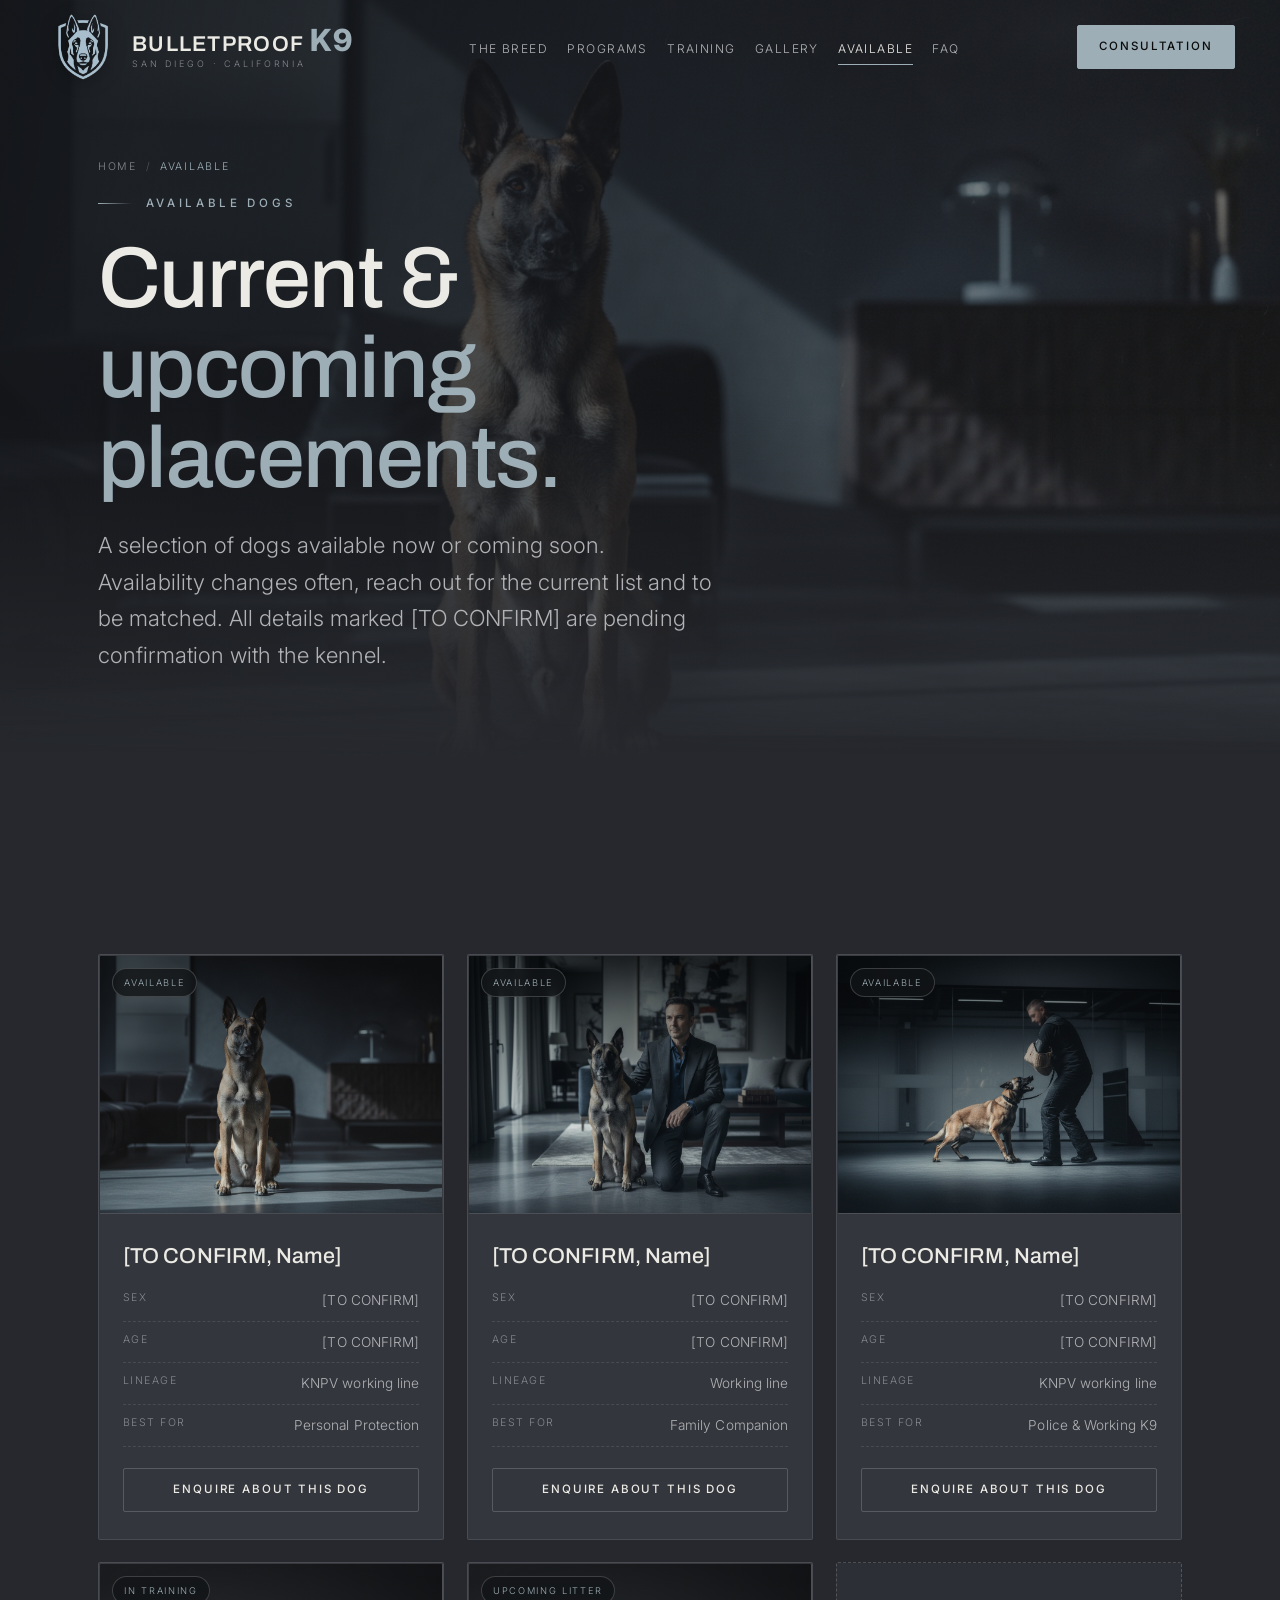
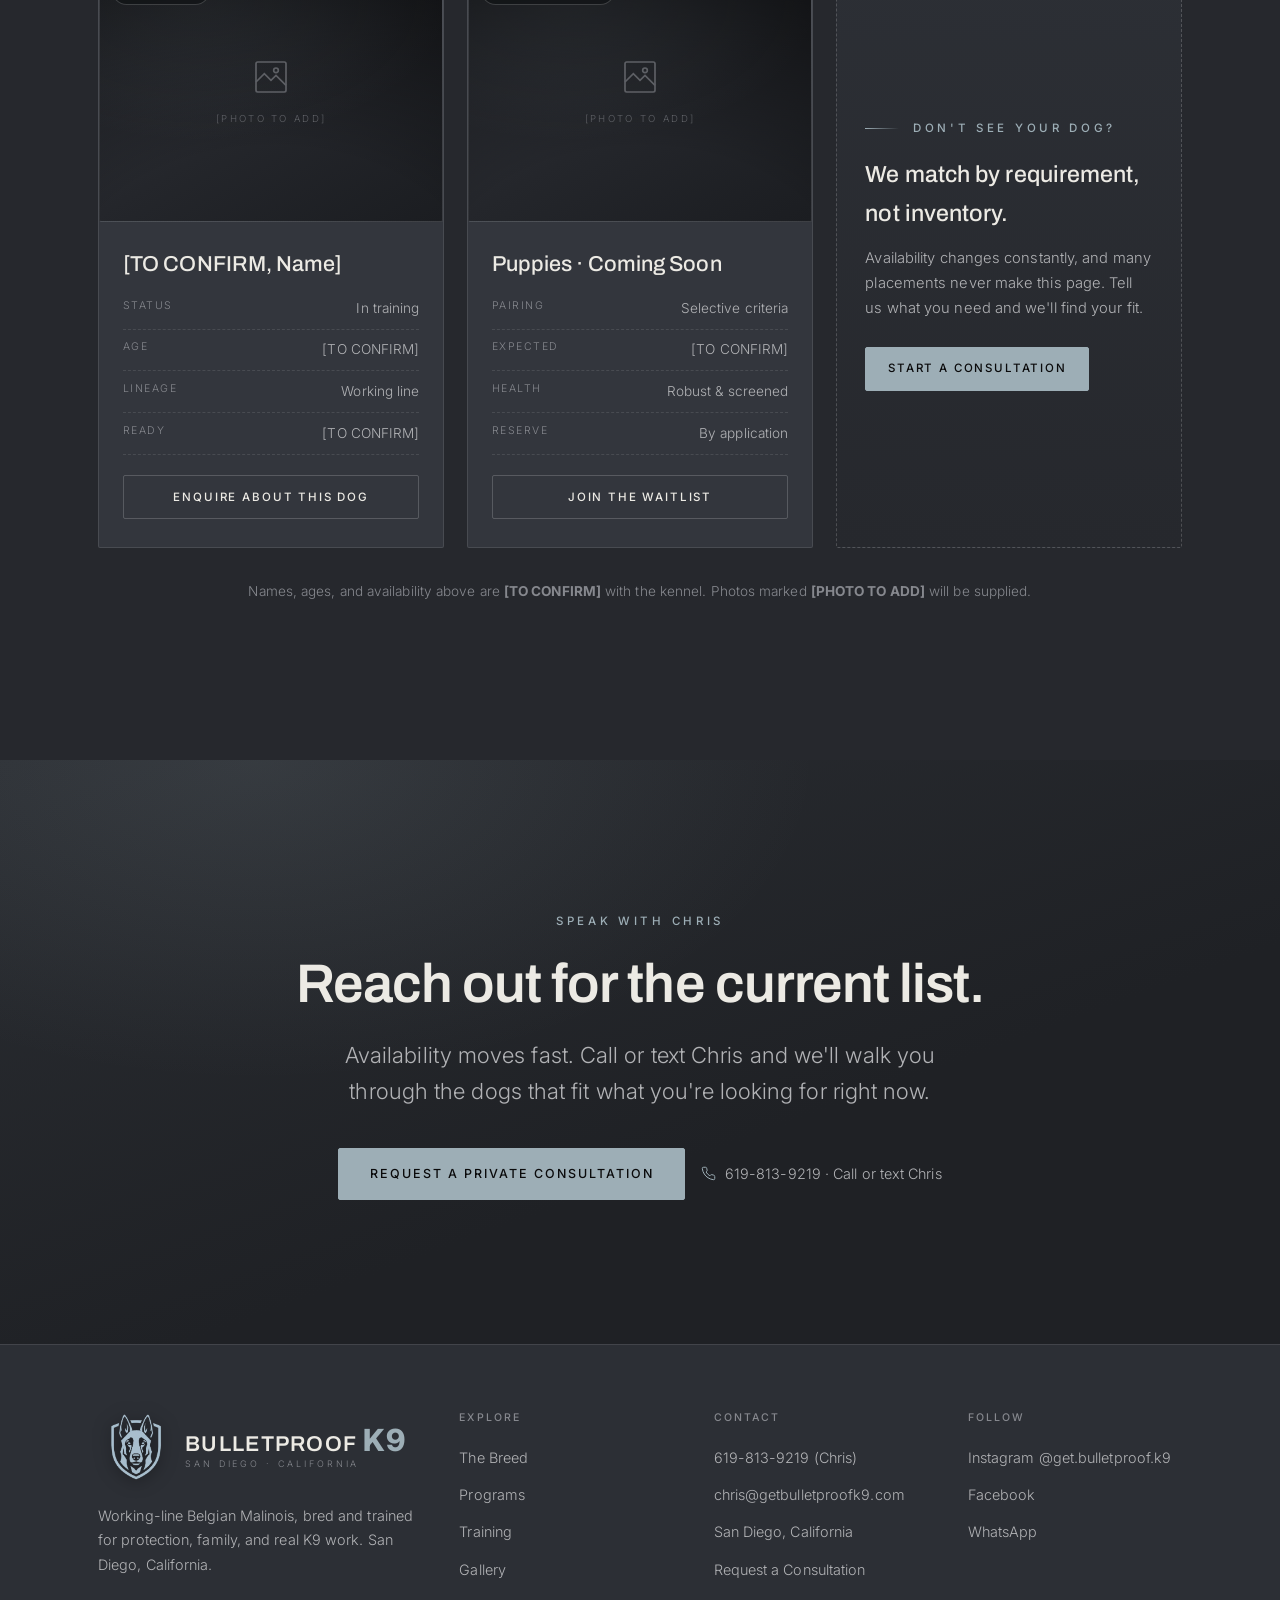
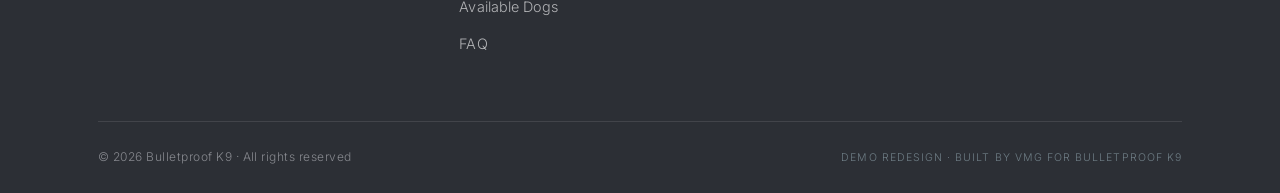
<file: available.html>
<!DOCTYPE html>
<!--
  BULLETPROOF K9, Available Dogs
  Built by VMG. Shared nav/footer/CSS/JS identical to the approved Home (index.html).
  HONESTY: [TO CONFIRM] = verify with client · "By Private Consultation" = no invented price ·
  "Sample - illustrative" = testimonials are not real clients.
-->
<html lang="en">
<head>
<meta charset="UTF-8">
<meta name="viewport" content="width=device-width, initial-scale=1.0">
<title>Available Dogs, Bulletproof K9 · San Diego</title>
<meta name="description" content="Current and upcoming Belgian Malinois placements. Availability changes often - reach out for the current list and to be matched to the right dog.">
<link rel="icon" type="image/png" href="logo/emblem-fav2.png">
<link rel="apple-touch-icon" href="logo/emblem-fav2.png">
<meta property="og:title" content="Available Dogs, Bulletproof K9">
<meta property="og:description" content="Current and upcoming Belgian Malinois placements. Availability changes often - reach out for the current list and to be matched to the right dog.">
<meta property="og:type" content="website">
<meta name="theme-color" content="#26282d">
<link rel="preconnect" href="https://fonts.googleapis.com">
<link rel="preconnect" href="https://fonts.gstatic.com" crossorigin>
<link href="https://fonts.googleapis.com/css2?family=Archivo:wght@400;500;600;700;800&family=Inter:wght@300;400;500;600&display=swap" rel="stylesheet">
<link rel="stylesheet" href="css/styles.css">
</head>
<body id="top">

<!-- ========================= NAV (identical to Home; hrefs -> pages + aria-current) ========================= -->
<header class="nav" id="nav">
  <div class="wrap nav-inner">
    <a class="brand" href="index.html" aria-label="Bulletproof K9, home">
      <img class="emblem" src="logo/emblem-mark2.png" alt="" width="32" height="40" aria-hidden="true">
      <span class="word">
        <b>BULLETPROOF <span class="k9">K9</span></b>
        <span>San Diego · California</span>
      </span>
    </a>

    <nav aria-label="Primary">
      <ul class="nav-links">
        <li><a href="breed.html">The Breed</a></li>
        <li><a href="programs.html">Programs</a></li>
        <li><a href="training.html">Training</a></li>
        <li><a href="gallery.html">Gallery</a></li>
        <li><a href="available.html" aria-current="page">Available</a></li>
        <li><a href="index.html#faq">FAQ</a></li>
      </ul>
    </nav>

    <div class="nav-cta">
      <a class="nav-phone" href="tel:+16198139219" aria-label="Call Chris at 619-813-9219">
        <svg width="15" height="15" viewBox="0 0 24 24" fill="none" stroke="currentColor" stroke-width="1.6"><path d="M22 16.9v3a2 2 0 0 1-2.2 2 19.8 19.8 0 0 1-8.6-3.1 19.5 19.5 0 0 1-6-6A19.8 19.8 0 0 1 2.1 4.2 2 2 0 0 1 4.1 2h3a2 2 0 0 1 2 1.7c.1.9.3 1.8.6 2.6a2 2 0 0 1-.5 2.1L8.1 9.6a16 16 0 0 0 6 6l1.2-1.2a2 2 0 0 1 2.1-.5c.8.3 1.7.5 2.6.6a2 2 0 0 1 1.7 2Z"/></svg>
        619-813-9219
      </a>
      <a class="btn btn-primary btn-sm" href="contact.html" aria-label="Request a consultation">Consultation</a>
    </div>

    <button class="nav-toggle" id="navToggle" aria-label="Open menu" aria-expanded="false" aria-controls="mobileMenu">
      <span class="bars"><span></span><span></span><span></span></span>
    </button>
  </div>
</header>

<!-- mobile menu -->
<div class="mobile-menu" id="mobileMenu">
  <a class="m-link" href="breed.html">The Breed</a>
  <a class="m-link" href="programs.html">Programs</a>
  <a class="m-link" href="training.html">Training</a>
  <a class="m-link" href="gallery.html">Gallery</a>
  <a class="m-link" href="available.html" aria-current="page">Available Dogs</a>
  <a class="m-link" href="index.html#faq">FAQ</a>
  <div class="m-foot">
    <a class="btn btn-primary" href="contact.html">Request a Consultation</a>
    <div class="m-contact">
      <a href="tel:+16198139219"><svg width="16" height="16" viewBox="0 0 24 24" fill="none" stroke="currentColor" stroke-width="1.6"><path d="M22 16.9v3a2 2 0 0 1-2.2 2 19.8 19.8 0 0 1-8.6-3.1 19.5 19.5 0 0 1-6-6A19.8 19.8 0 0 1 2.1 4.2 2 2 0 0 1 4.1 2h3a2 2 0 0 1 2 1.7c.1.9.3 1.8.6 2.6a2 2 0 0 1-.5 2.1L8.1 9.6a16 16 0 0 0 6 6l1.2-1.2a2 2 0 0 1 2.1-.5c.8.3 1.7.5 2.6.6a2 2 0 0 1 1.7 2Z"/></svg>619-813-9219</a>
      <a href="mailto:chris@getbulletproofk9.com"><svg width="16" height="16" viewBox="0 0 24 24" fill="none" stroke="currentColor" stroke-width="1.6"><rect x="3" y="5" width="18" height="14" rx="1.5"/><path d="M3 7l9 6 9-6"/></svg>chris@getbulletproofk9.com</a>
    </div>
  </div>
</div>

<main>
<section class="page-hero">
  <div class="ph-bg" aria-hidden="true"><img src="images/tier1.jpg" alt=""></div>
  <div class="wrap">
    <div class="page-hero-inner reveal">
      <nav class="crumbs" aria-label="Breadcrumb">
        <a href="index.html">Home</a><span class="sep">/</span><span class="here">Available</span>
      </nav>
      <span class="eyebrow" style="margin-top:1.1rem">Available Dogs</span>
      <h1 class="display" style="font-size:clamp(2.4rem,1.6rem+3.4vw,4rem)">Current &amp;<br><em>upcoming placements.</em></h1>
      <p class="lede">A selection of dogs available now or coming soon. Availability changes often, reach out for the current list and to be matched. All details marked [TO CONFIRM] are pending confirmation with the kennel.</p>
    </div>
  </div>
</section>

<section class="section-pad">
  <div class="wrap">
    <div class="dogs">
      <article class="dog reveal">
        <div class="media img-ph">
          <img class="cover" src="images/tier1.jpg" alt="A Belgian Malinois available for placement">
          <span class="badge">Available</span>
        </div>
        <div class="body">
          <h4>[TO CONFIRM, Name]</h4>
          <ul class="meta">
            <li><span>Sex</span><span>[TO CONFIRM]</span></li>
            <li><span>Age</span><span>[TO CONFIRM]</span></li>
            <li><span>Lineage</span><span>KNPV working line</span></li>
            <li><span>Best for</span><span>Personal Protection</span></li>
          </ul>
          <div class="foot"><a class="btn btn-ghost btn-sm" href="contact.html">Enquire about this dog</a></div>
        </div>
      </article>
      <article class="dog reveal">
        <div class="media img-ph">
          <img class="cover" src="images/standard.jpg" alt="A Belgian Malinois available for placement">
          <span class="badge">Available</span>
        </div>
        <div class="body">
          <h4>[TO CONFIRM, Name]</h4>
          <ul class="meta">
            <li><span>Sex</span><span>[TO CONFIRM]</span></li>
            <li><span>Age</span><span>[TO CONFIRM]</span></li>
            <li><span>Lineage</span><span>Working line</span></li>
            <li><span>Best for</span><span>Family Companion</span></li>
          </ul>
          <div class="foot"><a class="btn btn-ghost btn-sm" href="contact.html">Enquire about this dog</a></div>
        </div>
      </article>
      <article class="dog reveal">
        <div class="media img-ph">
          <img class="cover" src="images/tier2.jpg" alt="A Belgian Malinois available for placement">
          <span class="badge">Available</span>
        </div>
        <div class="body">
          <h4>[TO CONFIRM, Name]</h4>
          <ul class="meta">
            <li><span>Sex</span><span>[TO CONFIRM]</span></li>
            <li><span>Age</span><span>[TO CONFIRM]</span></li>
            <li><span>Lineage</span><span>KNPV working line</span></li>
            <li><span>Best for</span><span>Police &amp; Working K9</span></li>
          </ul>
          <div class="foot"><a class="btn btn-ghost btn-sm" href="contact.html">Enquire about this dog</a></div>
        </div>
      </article>
      <article class="dog reveal">
        <div class="media img-ph">
          <div class="ph-mono"><svg viewBox="0 0 24 24" fill="none" stroke-width="1"><rect x="3" y="3" width="18" height="18" rx="1"/><path d="M3 15l5-5 4 4 3-3 6 6"/><circle cx="15" cy="8" r="1.4"/></svg><span>[PHOTO TO ADD]</span></div>
          <span class="badge">In Training</span>
        </div>
        <div class="body">
          <h4>[TO CONFIRM, Name]</h4>
          <ul class="meta">
            <li><span>Status</span><span>In training</span></li>
            <li><span>Age</span><span>[TO CONFIRM]</span></li>
            <li><span>Lineage</span><span>Working line</span></li>
            <li><span>Ready</span><span>[TO CONFIRM]</span></li>
          </ul>
          <div class="foot"><a class="btn btn-ghost btn-sm" href="contact.html">Enquire about this dog</a></div>
        </div>
      </article>
      <article class="dog reveal">
        <div class="media img-ph">
          <div class="ph-mono"><svg viewBox="0 0 24 24" fill="none" stroke-width="1"><rect x="3" y="3" width="18" height="18" rx="1"/><path d="M3 15l5-5 4 4 3-3 6 6"/><circle cx="15" cy="8" r="1.4"/></svg><span>[PHOTO TO ADD]</span></div>
          <span class="badge">Upcoming Litter</span>
        </div>
        <div class="body">
          <h4>Puppies · Coming Soon</h4>
          <ul class="meta">
            <li><span>Pairing</span><span>Selective criteria</span></li>
            <li><span>Expected</span><span>[TO CONFIRM]</span></li>
            <li><span>Health</span><span>Robust &amp; screened</span></li>
            <li><span>Reserve</span><span>By application</span></li>
          </ul>
          <div class="foot"><a class="btn btn-ghost btn-sm" href="puppies.html">Join the waitlist</a></div>
        </div>
      </article>
      <div class="enquire-card reveal">
        <span class="eyebrow">Don't see your dog?</span>
        <h4>We match by requirement, not inventory.</h4>
        <p>Availability changes constantly, and many placements never make this page. Tell us what you need and we'll find your fit.</p>
        <a class="btn btn-primary btn-sm" href="contact.html">Start a consultation</a>
      </div>
    </div>
    <p class="muted reveal" style="margin-top:2rem; font-size:.85rem; text-align:center; color:var(--ink-mute)">
      Names, ages, and availability above are <strong>[TO CONFIRM]</strong> with the kennel. Photos marked <strong>[PHOTO TO ADD]</strong> will be supplied.
    </p>
  </div>
</section>

<section class="cta-band section-pad">
  <div class="cta-bg" aria-hidden="true"></div>
  <div class="wrap reveal">
    <span class="eyebrow center">Speak with Chris</span>
    <h2 class="h2">Reach out for the current list.</h2>
    <p class="lede">Availability moves fast. Call or text Chris and we'll walk you through the dogs that fit what you're looking for right now.</p>
    <div class="cta-actions">
      <a class="btn btn-primary" href="contact.html">Request a Private Consultation</a>
      <a class="cta-phone" href="tel:+16198139219"><svg width="15" height="15" viewBox="0 0 24 24" fill="none" stroke="currentColor" stroke-width="1.6"><path d="M22 16.9v3a2 2 0 0 1-2.2 2 19.8 19.8 0 0 1-8.6-3.1 19.5 19.5 0 0 1-6-6A19.8 19.8 0 0 1 2.1 4.2 2 2 0 0 1 4.1 2h3a2 2 0 0 1 2 1.7c.1.9.3 1.8.6 2.6a2 2 0 0 1-.5 2.1L8.1 9.6a16 16 0 0 0 6 6l1.2-1.2a2 2 0 0 1 2.1-.5c.8.3 1.7.5 2.6.6a2 2 0 0 1 1.7 2Z"/></svg>619-813-9219 · Call or text Chris</a>
    </div>
  </div>
</section>

<!-- ========================= FOOTER (identical to Home; hrefs -> pages) ========================= -->
<footer>
  <div class="wrap">
    <div class="foot-grid">
      <div class="foot-brand">
        <a class="brand" href="index.html" aria-label="Bulletproof K9, home">
          <img class="emblem" src="logo/emblem-mark2.png" alt="" width="30" height="38" aria-hidden="true">
          <span class="word"><b>BULLETPROOF <span class="k9">K9</span></b><span>San Diego · California</span></span>
        </a>
        <p>Working-line Belgian Malinois, bred and trained for protection, family, and real K9 work. San Diego, California.</p>
      </div>
      <div class="foot-col">
        <h5>Explore</h5>
        <ul>
          <li><a href="breed.html">The Breed</a></li>
          <li><a href="programs.html">Programs</a></li>
          <li><a href="training.html">Training</a></li>
          <li><a href="gallery.html">Gallery</a></li>
          <li><a href="available.html">Available Dogs</a></li>
          <li><a href="index.html#faq">FAQ</a></li>
        </ul>
      </div>
      <div class="foot-col">
        <h5>Contact</h5>
        <ul>
          <li><a href="tel:+16198139219">619-813-9219 (Chris)</a></li>
          <li><a href="mailto:chris@getbulletproofk9.com">chris@getbulletproofk9.com</a></li>
          <li>San Diego, California</li>
          <li><a href="contact.html">Request a Consultation</a></li>
        </ul>
      </div>
      <div class="foot-col">
        <h5>Follow</h5>
        <ul>
          <li><a href="https://instagram.com/get.bulletproof.k9" target="_blank" rel="noopener">Instagram @get.bulletproof.k9</a></li>
          <li><a href="#" target="_blank" rel="noopener">Facebook</a></li>
          <li><a href="https://wa.me/16198139219" target="_blank" rel="noopener">WhatsApp</a></li>
        </ul>
      </div>
    </div>
    <div class="foot-bar">
      <small>© <span id="yr"></span> Bulletproof K9 · All rights reserved</small>
      <span class="demo-note">Demo redesign · Built by VMG for Bulletproof K9</span>
    </div>
  </div>
</footer>

<script src="js/main.js" defer></script>
</body>
</html>
</file>
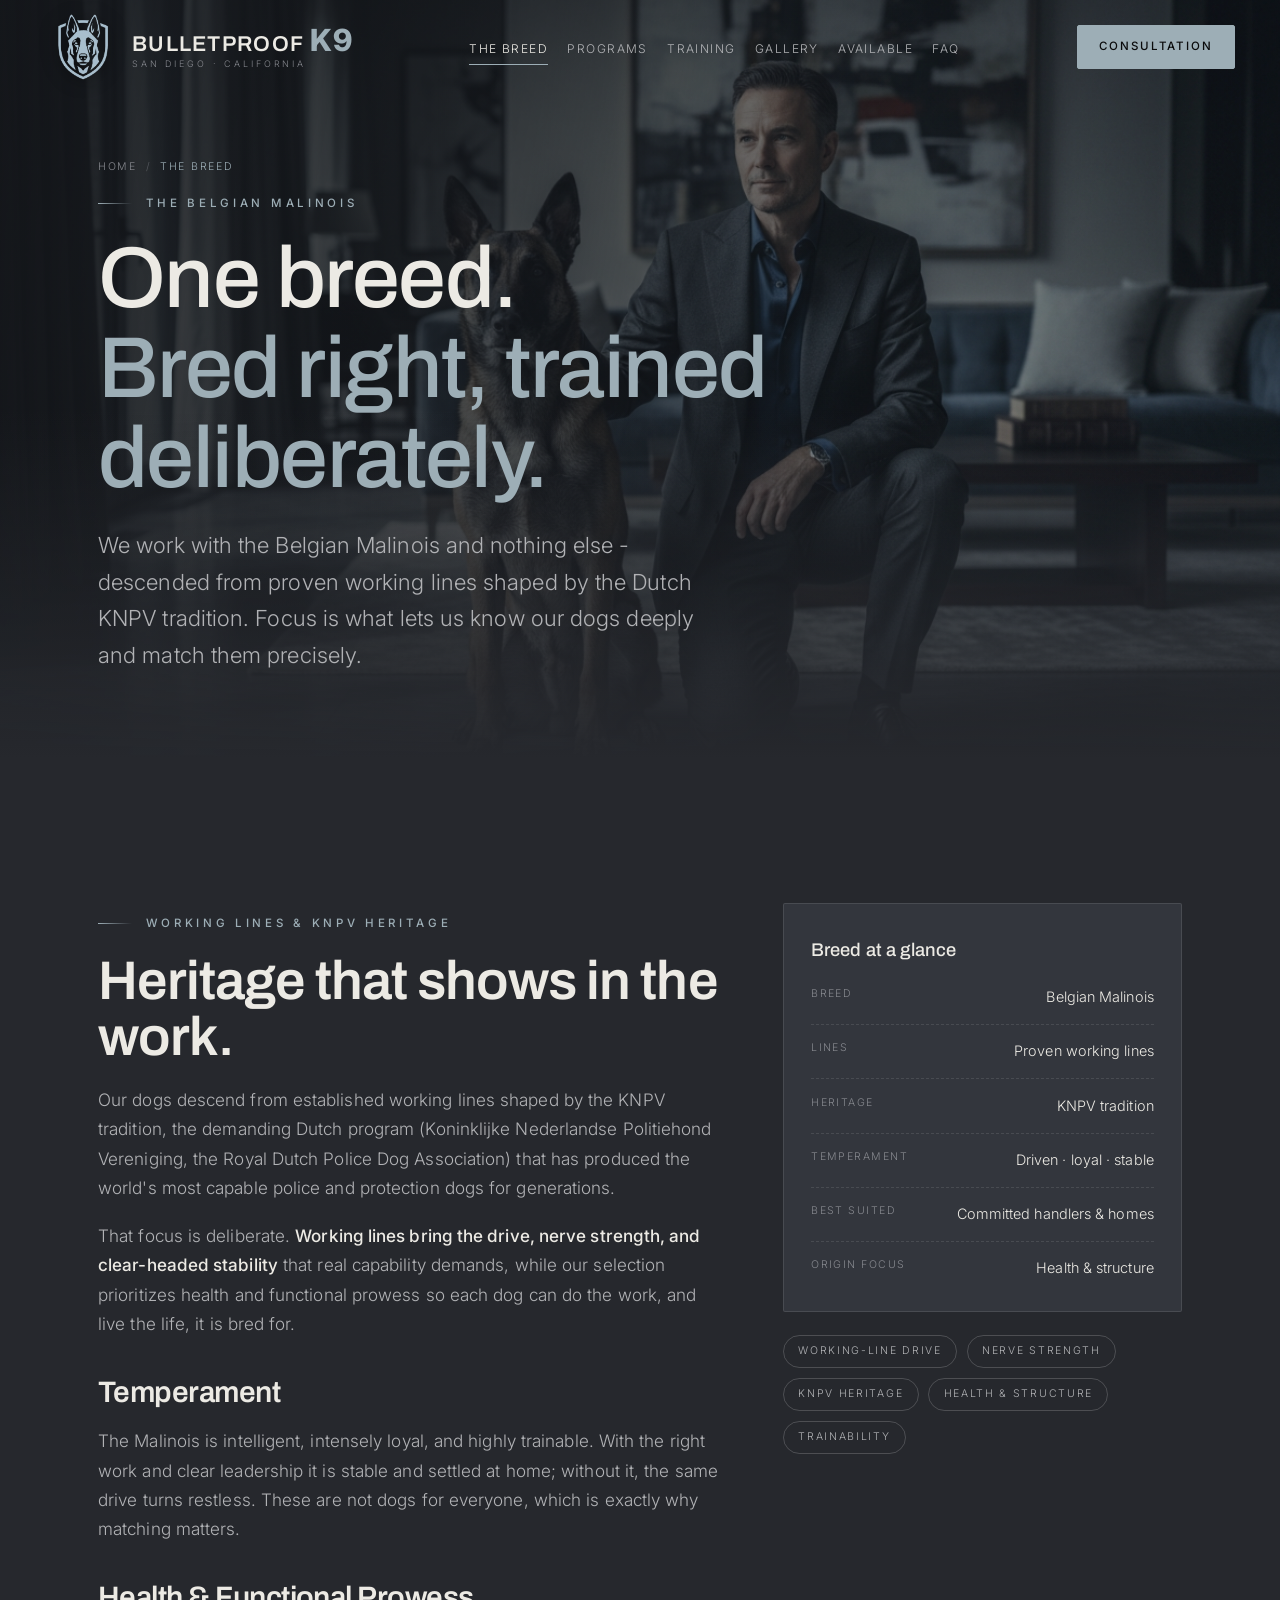
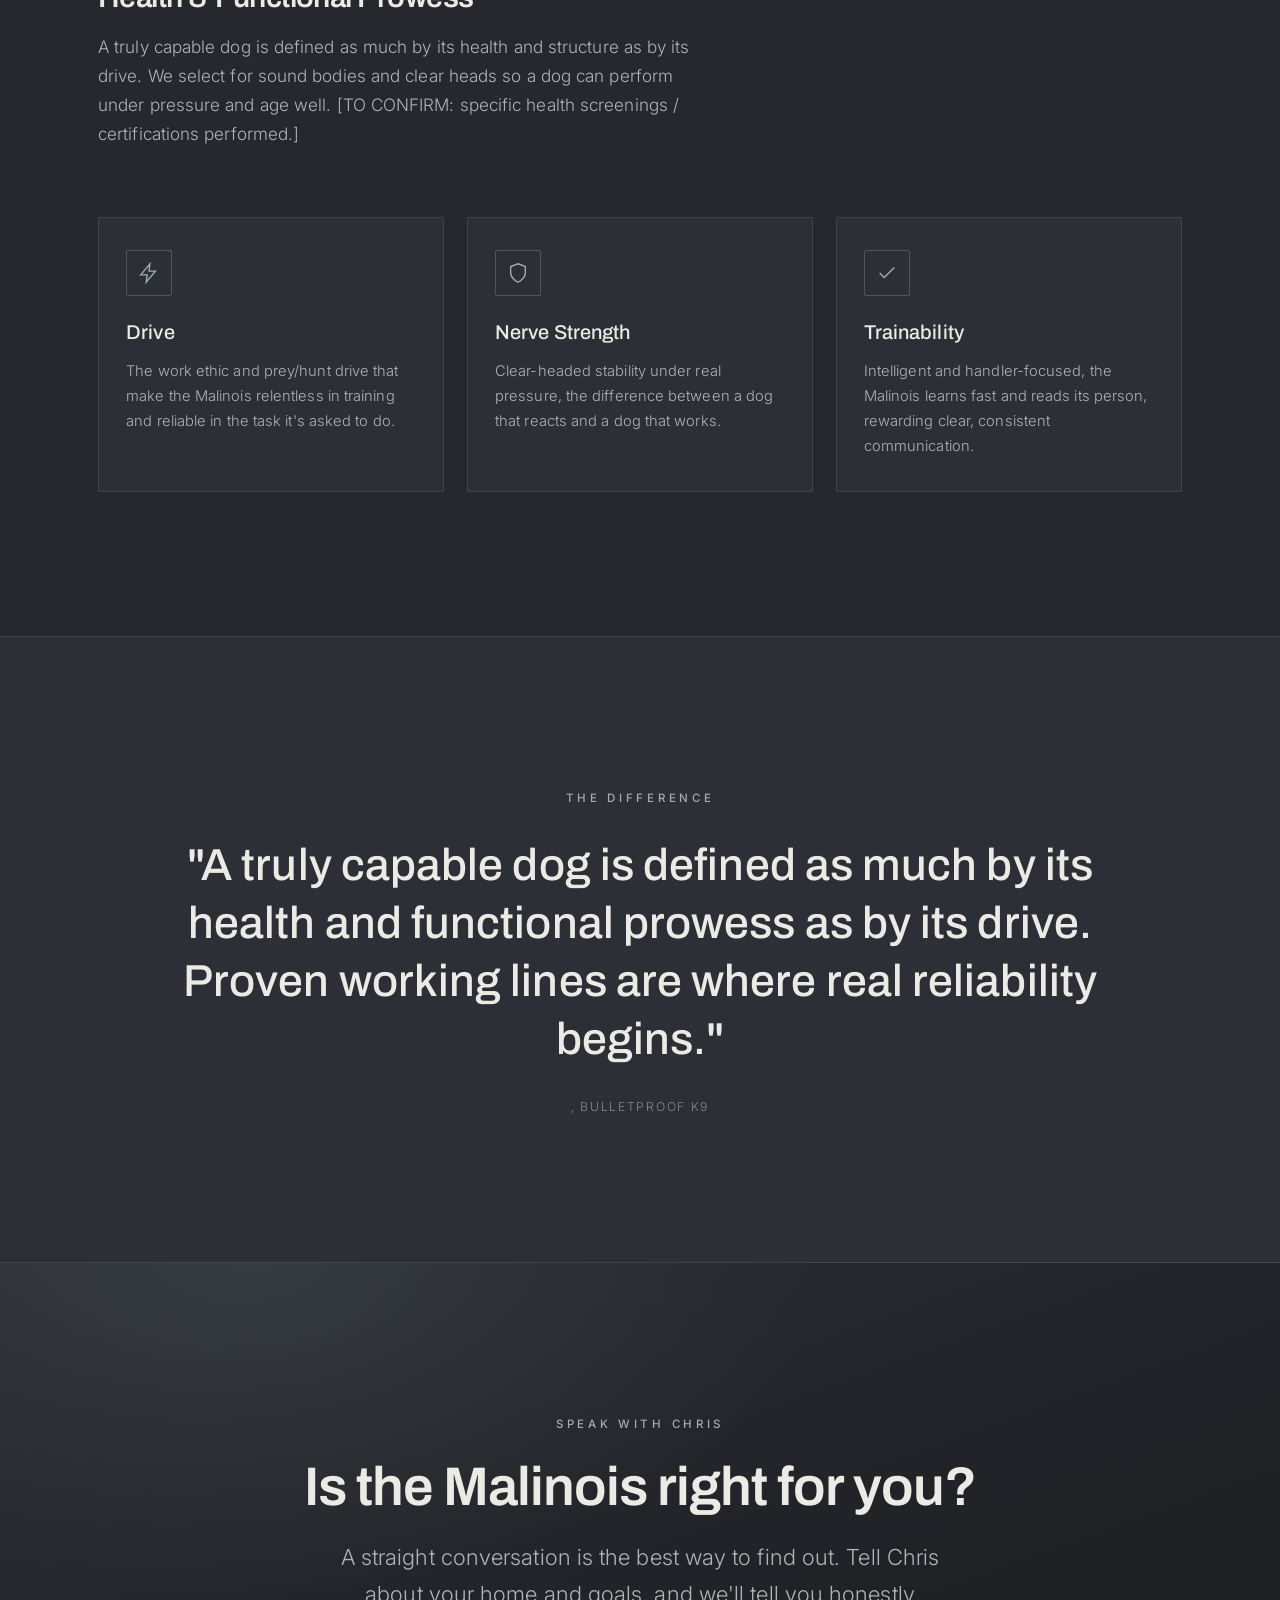
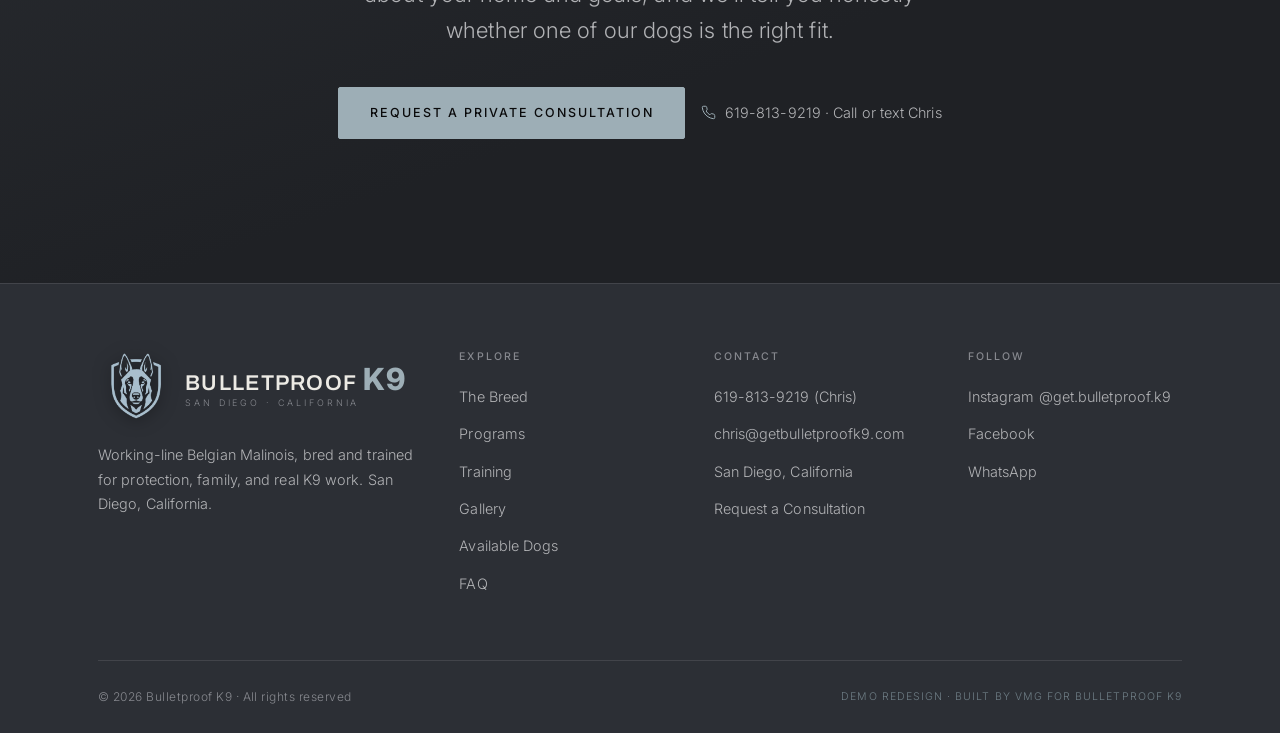
<file: breed.html>
<!DOCTYPE html>
<!--
  BULLETPROOF K9, The Breed
  Built by VMG. Shared nav/footer/CSS/JS identical to the approved Home (index.html).
  HONESTY: [TO CONFIRM] = verify with client · "By Private Consultation" = no invented price ·
  "Sample - illustrative" = testimonials are not real clients.
-->
<html lang="en">
<head>
<meta charset="UTF-8">
<meta name="viewport" content="width=device-width, initial-scale=1.0">
<title>The Breed, Bulletproof K9 · San Diego</title>
<meta name="description" content="The Belgian Malinois - working lines, KNPV police-dog heritage, temperament, and the health and functional prowess behind a genuinely capable dog.">
<link rel="icon" type="image/png" href="logo/emblem-fav2.png">
<link rel="apple-touch-icon" href="logo/emblem-fav2.png">
<meta property="og:title" content="The Breed, Bulletproof K9">
<meta property="og:description" content="The Belgian Malinois - working lines, KNPV police-dog heritage, temperament, and the health and functional prowess behind a genuinely capable dog.">
<meta property="og:type" content="website">
<meta name="theme-color" content="#26282d">
<link rel="preconnect" href="https://fonts.googleapis.com">
<link rel="preconnect" href="https://fonts.gstatic.com" crossorigin>
<link href="https://fonts.googleapis.com/css2?family=Archivo:wght@400;500;600;700;800&family=Inter:wght@300;400;500;600&display=swap" rel="stylesheet">
<link rel="stylesheet" href="css/styles.css">
</head>
<body id="top">

<!-- ========================= NAV (identical to Home; hrefs -> pages + aria-current) ========================= -->
<header class="nav" id="nav">
  <div class="wrap nav-inner">
    <a class="brand" href="index.html" aria-label="Bulletproof K9, home">
      <img class="emblem" src="logo/emblem-mark2.png" alt="" width="32" height="40" aria-hidden="true">
      <span class="word">
        <b>BULLETPROOF <span class="k9">K9</span></b>
        <span>San Diego · California</span>
      </span>
    </a>

    <nav aria-label="Primary">
      <ul class="nav-links">
        <li><a href="breed.html" aria-current="page">The Breed</a></li>
        <li><a href="programs.html">Programs</a></li>
        <li><a href="training.html">Training</a></li>
        <li><a href="gallery.html">Gallery</a></li>
        <li><a href="available.html">Available</a></li>
        <li><a href="index.html#faq">FAQ</a></li>
      </ul>
    </nav>

    <div class="nav-cta">
      <a class="nav-phone" href="tel:+16198139219" aria-label="Call Chris at 619-813-9219">
        <svg width="15" height="15" viewBox="0 0 24 24" fill="none" stroke="currentColor" stroke-width="1.6"><path d="M22 16.9v3a2 2 0 0 1-2.2 2 19.8 19.8 0 0 1-8.6-3.1 19.5 19.5 0 0 1-6-6A19.8 19.8 0 0 1 2.1 4.2 2 2 0 0 1 4.1 2h3a2 2 0 0 1 2 1.7c.1.9.3 1.8.6 2.6a2 2 0 0 1-.5 2.1L8.1 9.6a16 16 0 0 0 6 6l1.2-1.2a2 2 0 0 1 2.1-.5c.8.3 1.7.5 2.6.6a2 2 0 0 1 1.7 2Z"/></svg>
        619-813-9219
      </a>
      <a class="btn btn-primary btn-sm" href="contact.html" aria-label="Request a consultation">Consultation</a>
    </div>

    <button class="nav-toggle" id="navToggle" aria-label="Open menu" aria-expanded="false" aria-controls="mobileMenu">
      <span class="bars"><span></span><span></span><span></span></span>
    </button>
  </div>
</header>

<!-- mobile menu -->
<div class="mobile-menu" id="mobileMenu">
  <a class="m-link" href="breed.html" aria-current="page">The Breed</a>
  <a class="m-link" href="programs.html">Programs</a>
  <a class="m-link" href="training.html">Training</a>
  <a class="m-link" href="gallery.html">Gallery</a>
  <a class="m-link" href="available.html">Available Dogs</a>
  <a class="m-link" href="index.html#faq">FAQ</a>
  <div class="m-foot">
    <a class="btn btn-primary" href="contact.html">Request a Consultation</a>
    <div class="m-contact">
      <a href="tel:+16198139219"><svg width="16" height="16" viewBox="0 0 24 24" fill="none" stroke="currentColor" stroke-width="1.6"><path d="M22 16.9v3a2 2 0 0 1-2.2 2 19.8 19.8 0 0 1-8.6-3.1 19.5 19.5 0 0 1-6-6A19.8 19.8 0 0 1 2.1 4.2 2 2 0 0 1 4.1 2h3a2 2 0 0 1 2 1.7c.1.9.3 1.8.6 2.6a2 2 0 0 1-.5 2.1L8.1 9.6a16 16 0 0 0 6 6l1.2-1.2a2 2 0 0 1 2.1-.5c.8.3 1.7.5 2.6.6a2 2 0 0 1 1.7 2Z"/></svg>619-813-9219</a>
      <a href="mailto:chris@getbulletproofk9.com"><svg width="16" height="16" viewBox="0 0 24 24" fill="none" stroke="currentColor" stroke-width="1.6"><rect x="3" y="5" width="18" height="14" rx="1.5"/><path d="M3 7l9 6 9-6"/></svg>chris@getbulletproofk9.com</a>
    </div>
  </div>
</div>

<main>
<section class="page-hero">
  <div class="ph-bg" aria-hidden="true"><img src="images/standard.jpg" alt=""></div>
  <div class="wrap">
    <div class="page-hero-inner reveal">
      <nav class="crumbs" aria-label="Breadcrumb">
        <a href="index.html">Home</a><span class="sep">/</span><span class="here">The Breed</span>
      </nav>
      <span class="eyebrow" style="margin-top:1.1rem">The Belgian Malinois</span>
      <h1 class="display" style="font-size:clamp(2.4rem,1.6rem+3.4vw,4rem)">One breed.<br><em>Bred right, trained deliberately.</em></h1>
      <p class="lede">We work with the Belgian Malinois and nothing else - descended from proven working lines shaped by the Dutch KNPV tradition. Focus is what lets us know our dogs deeply and match them precisely.</p>
    </div>
  </div>
</section>

<section class="section-pad">
  <div class="wrap">
    <div class="lead-split">
      <div class="prose reveal">
        <span class="eyebrow">Working Lines &amp; KNPV Heritage</span>
        <h2 class="h2" style="margin-top:1.2rem">Heritage that shows in the work.</h2>
        <p>Our dogs descend from established working lines shaped by the KNPV tradition, the demanding Dutch program (Koninklijke Nederlandse Politiehond Vereniging, the Royal Dutch Police Dog Association) that has produced the world's most capable police and protection dogs for generations.</p>
        <p>That focus is deliberate. <strong>Working lines bring the drive, nerve strength, and clear-headed stability</strong> that real capability demands, while our selection prioritizes health and functional prowess so each dog can do the work, and live the life, it is bred for.</p>
        <h3>Temperament</h3>
        <p>The Malinois is intelligent, intensely loyal, and highly trainable. With the right work and clear leadership it is stable and settled at home; without it, the same drive turns restless. These are not dogs for everyone, which is exactly why matching matters.</p>
        <h3>Health &amp; Functional Prowess</h3>
        <p>A truly capable dog is defined as much by its health and structure as by its drive. We select for sound bodies and clear heads so a dog can perform under pressure and age well. <span class="muted">[TO CONFIRM: specific health screenings / certifications performed.]</span></p>
      </div>
      <aside class="reveal">
        <div class="fact-card">
          <h4>Breed at a glance</h4>
          <dl>
            <div class="frow"><dt>Breed</dt><dd>Belgian Malinois</dd></div>
            <div class="frow"><dt>Lines</dt><dd>Proven working lines</dd></div>
            <div class="frow"><dt>Heritage</dt><dd>KNPV tradition</dd></div>
            <div class="frow"><dt>Temperament</dt><dd>Driven · loyal · stable</dd></div>
            <div class="frow"><dt>Best suited</dt><dd>Committed handlers &amp; homes</dd></div>
            <div class="frow"><dt>Origin focus</dt><dd>Health &amp; structure</dd></div>
          </dl>
        </div>
        <div class="chips" aria-label="Breed hallmarks" style="margin-top:1.4rem">
          <span class="chip">Working-line drive</span>
          <span class="chip">Nerve strength</span>
          <span class="chip">KNPV heritage</span>
          <span class="chip">Health &amp; structure</span>
          <span class="chip">Trainability</span>
        </div>
      </aside>
    </div>

    <div class="feature-grid">
      <div class="feature reveal">
        <span class="ico-wrap"><svg width="22" height="22" viewBox="0 0 24 24" fill="none" stroke="currentColor" stroke-width="1.5"><path d="M13 2 3 14h7l-1 8 10-12h-7z"/></svg></span>
        <h4>Drive</h4>
        <p>The work ethic and prey/hunt drive that make the Malinois relentless in training and reliable in the task it's asked to do.</p>
      </div>
      <div class="feature reveal">
        <span class="ico-wrap"><svg width="22" height="22" viewBox="0 0 24 24" fill="none" stroke="currentColor" stroke-width="1.5"><path d="M12 22s8-4 8-10V5l-8-3-8 3v7c0 6 8 10 8 10Z"/></svg></span>
        <h4>Nerve Strength</h4>
        <p>Clear-headed stability under real pressure, the difference between a dog that reacts and a dog that works.</p>
      </div>
      <div class="feature reveal">
        <span class="ico-wrap"><svg width="22" height="22" viewBox="0 0 24 24" fill="none" stroke="currentColor" stroke-width="1.5"><path d="M20 6 9 17l-5-5"/></svg></span>
        <h4>Trainability</h4>
        <p>Intelligent and handler-focused, the Malinois learns fast and reads its person, rewarding clear, consistent communication.</p>
      </div>
    </div>
  </div>
</section>

<section class="quote-band section-pad">
  <div class="wrap reveal" style="text-align:center">
    <span class="eyebrow center">The Difference</span>
    <blockquote style="margin-top:1.6rem">
      <span class="serif-quote">"A truly capable dog is defined as much by its health and functional prowess as by its drive. Proven working lines are where real reliability begins."</span>
      <cite>, Bulletproof K9</cite>
    </blockquote>
  </div>
</section>

<section class="cta-band section-pad">
  <div class="cta-bg" aria-hidden="true"></div>
  <div class="wrap reveal">
    <span class="eyebrow center">Speak with Chris</span>
    <h2 class="h2">Is the Malinois right for you?</h2>
    <p class="lede">A straight conversation is the best way to find out. Tell Chris about your home and goals, and we'll tell you honestly whether one of our dogs is the right fit.</p>
    <div class="cta-actions">
      <a class="btn btn-primary" href="contact.html">Request a Private Consultation</a>
      <a class="cta-phone" href="tel:+16198139219"><svg width="15" height="15" viewBox="0 0 24 24" fill="none" stroke="currentColor" stroke-width="1.6"><path d="M22 16.9v3a2 2 0 0 1-2.2 2 19.8 19.8 0 0 1-8.6-3.1 19.5 19.5 0 0 1-6-6A19.8 19.8 0 0 1 2.1 4.2 2 2 0 0 1 4.1 2h3a2 2 0 0 1 2 1.7c.1.9.3 1.8.6 2.6a2 2 0 0 1-.5 2.1L8.1 9.6a16 16 0 0 0 6 6l1.2-1.2a2 2 0 0 1 2.1-.5c.8.3 1.7.5 2.6.6a2 2 0 0 1 1.7 2Z"/></svg>619-813-9219 · Call or text Chris</a>
    </div>
  </div>
</section>

<!-- ========================= FOOTER (identical to Home; hrefs -> pages) ========================= -->
<footer>
  <div class="wrap">
    <div class="foot-grid">
      <div class="foot-brand">
        <a class="brand" href="index.html" aria-label="Bulletproof K9, home">
          <img class="emblem" src="logo/emblem-mark2.png" alt="" width="30" height="38" aria-hidden="true">
          <span class="word"><b>BULLETPROOF <span class="k9">K9</span></b><span>San Diego · California</span></span>
        </a>
        <p>Working-line Belgian Malinois, bred and trained for protection, family, and real K9 work. San Diego, California.</p>
      </div>
      <div class="foot-col">
        <h5>Explore</h5>
        <ul>
          <li><a href="breed.html">The Breed</a></li>
          <li><a href="programs.html">Programs</a></li>
          <li><a href="training.html">Training</a></li>
          <li><a href="gallery.html">Gallery</a></li>
          <li><a href="available.html">Available Dogs</a></li>
          <li><a href="index.html#faq">FAQ</a></li>
        </ul>
      </div>
      <div class="foot-col">
        <h5>Contact</h5>
        <ul>
          <li><a href="tel:+16198139219">619-813-9219 (Chris)</a></li>
          <li><a href="mailto:chris@getbulletproofk9.com">chris@getbulletproofk9.com</a></li>
          <li>San Diego, California</li>
          <li><a href="contact.html">Request a Consultation</a></li>
        </ul>
      </div>
      <div class="foot-col">
        <h5>Follow</h5>
        <ul>
          <li><a href="https://instagram.com/get.bulletproof.k9" target="_blank" rel="noopener">Instagram @get.bulletproof.k9</a></li>
          <li><a href="#" target="_blank" rel="noopener">Facebook</a></li>
          <li><a href="https://wa.me/16198139219" target="_blank" rel="noopener">WhatsApp</a></li>
        </ul>
      </div>
    </div>
    <div class="foot-bar">
      <small>© <span id="yr"></span> Bulletproof K9 · All rights reserved</small>
      <span class="demo-note">Demo redesign · Built by VMG for Bulletproof K9</span>
    </div>
  </div>
</footer>

<script src="js/main.js" defer></script>
</body>
</html>
</file>
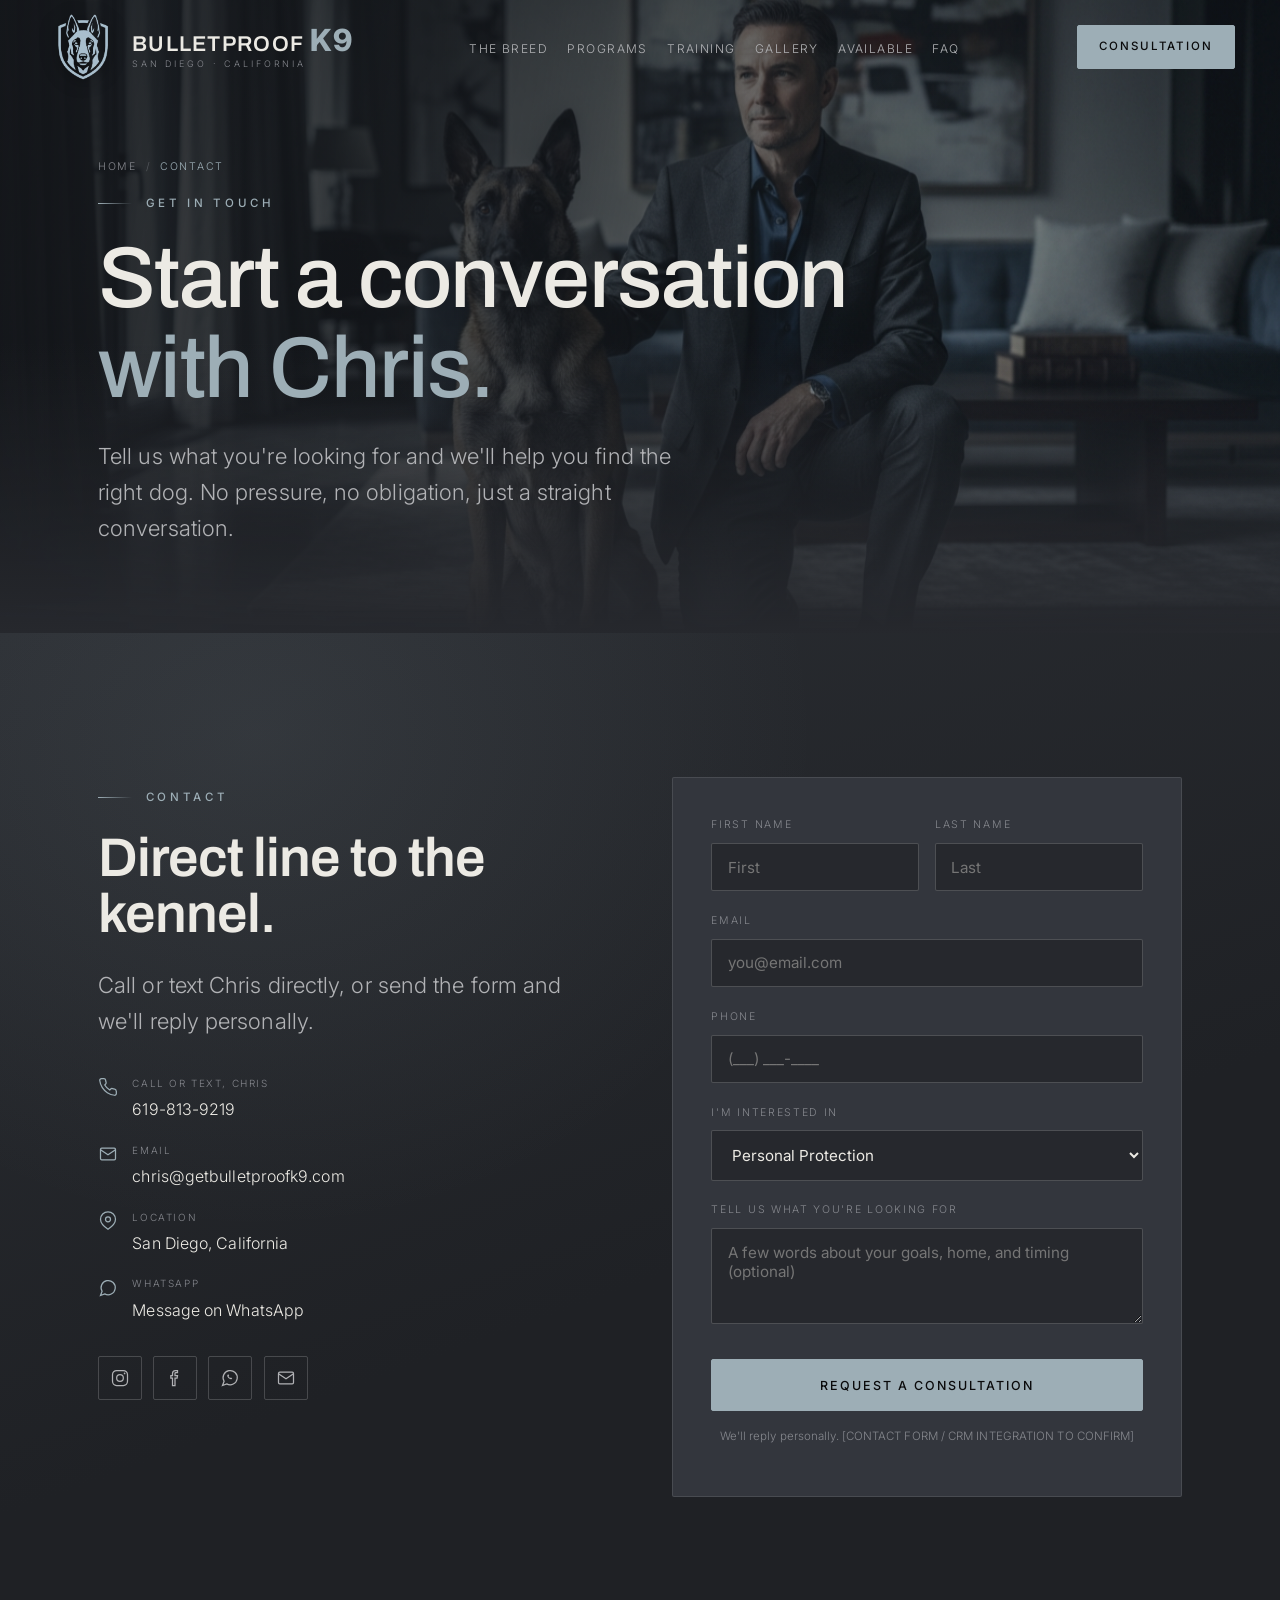
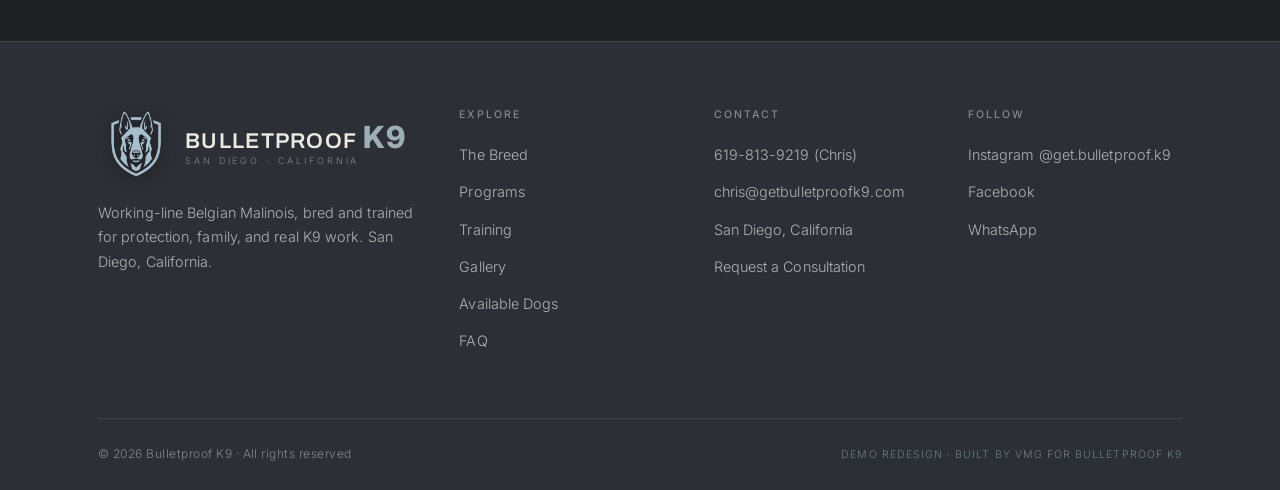
<file: contact.html>
<!DOCTYPE html>
<!--
  BULLETPROOF K9, Contact
  Built by VMG. Shared nav/footer/CSS/JS identical to the approved Home (index.html).
  HONESTY: [TO CONFIRM] = verify with client · "By Private Consultation" = no invented price ·
  "Sample - illustrative" = testimonials are not real clients.
-->
<html lang="en">
<head>
<meta charset="UTF-8">
<meta name="viewport" content="width=device-width, initial-scale=1.0">
<title>Contact, Bulletproof K9 · San Diego</title>
<meta name="description" content="Start a conversation with Chris at Bulletproof K9 - San Diego, California. Call or text 619-813-9219, email, or request a private consultation.">
<link rel="icon" type="image/png" href="logo/emblem-fav2.png">
<link rel="apple-touch-icon" href="logo/emblem-fav2.png">
<meta property="og:title" content="Contact, Bulletproof K9">
<meta property="og:description" content="Start a conversation with Chris at Bulletproof K9 - San Diego, California. Call or text 619-813-9219, email, or request a private consultation.">
<meta property="og:type" content="website">
<meta name="theme-color" content="#26282d">
<link rel="preconnect" href="https://fonts.googleapis.com">
<link rel="preconnect" href="https://fonts.gstatic.com" crossorigin>
<link href="https://fonts.googleapis.com/css2?family=Archivo:wght@400;500;600;700;800&family=Inter:wght@300;400;500;600&display=swap" rel="stylesheet">
<link rel="stylesheet" href="css/styles.css">
</head>
<body id="top">

<!-- ========================= NAV (identical to Home; hrefs -> pages + aria-current) ========================= -->
<header class="nav" id="nav">
  <div class="wrap nav-inner">
    <a class="brand" href="index.html" aria-label="Bulletproof K9, home">
      <img class="emblem" src="logo/emblem-mark2.png" alt="" width="32" height="40" aria-hidden="true">
      <span class="word">
        <b>BULLETPROOF <span class="k9">K9</span></b>
        <span>San Diego · California</span>
      </span>
    </a>

    <nav aria-label="Primary">
      <ul class="nav-links">
        <li><a href="breed.html">The Breed</a></li>
        <li><a href="programs.html">Programs</a></li>
        <li><a href="training.html">Training</a></li>
        <li><a href="gallery.html">Gallery</a></li>
        <li><a href="available.html">Available</a></li>
        <li><a href="index.html#faq">FAQ</a></li>
      </ul>
    </nav>

    <div class="nav-cta">
      <a class="nav-phone" href="tel:+16198139219" aria-label="Call Chris at 619-813-9219">
        <svg width="15" height="15" viewBox="0 0 24 24" fill="none" stroke="currentColor" stroke-width="1.6"><path d="M22 16.9v3a2 2 0 0 1-2.2 2 19.8 19.8 0 0 1-8.6-3.1 19.5 19.5 0 0 1-6-6A19.8 19.8 0 0 1 2.1 4.2 2 2 0 0 1 4.1 2h3a2 2 0 0 1 2 1.7c.1.9.3 1.8.6 2.6a2 2 0 0 1-.5 2.1L8.1 9.6a16 16 0 0 0 6 6l1.2-1.2a2 2 0 0 1 2.1-.5c.8.3 1.7.5 2.6.6a2 2 0 0 1 1.7 2Z"/></svg>
        619-813-9219
      </a>
      <a class="btn btn-primary btn-sm" href="contact.html" aria-label="Request a consultation">Consultation</a>
    </div>

    <button class="nav-toggle" id="navToggle" aria-label="Open menu" aria-expanded="false" aria-controls="mobileMenu">
      <span class="bars"><span></span><span></span><span></span></span>
    </button>
  </div>
</header>

<!-- mobile menu -->
<div class="mobile-menu" id="mobileMenu">
  <a class="m-link" href="breed.html">The Breed</a>
  <a class="m-link" href="programs.html">Programs</a>
  <a class="m-link" href="training.html">Training</a>
  <a class="m-link" href="gallery.html">Gallery</a>
  <a class="m-link" href="available.html">Available Dogs</a>
  <a class="m-link" href="index.html#faq">FAQ</a>
  <div class="m-foot">
    <a class="btn btn-primary" href="contact.html">Request a Consultation</a>
    <div class="m-contact">
      <a href="tel:+16198139219"><svg width="16" height="16" viewBox="0 0 24 24" fill="none" stroke="currentColor" stroke-width="1.6"><path d="M22 16.9v3a2 2 0 0 1-2.2 2 19.8 19.8 0 0 1-8.6-3.1 19.5 19.5 0 0 1-6-6A19.8 19.8 0 0 1 2.1 4.2 2 2 0 0 1 4.1 2h3a2 2 0 0 1 2 1.7c.1.9.3 1.8.6 2.6a2 2 0 0 1-.5 2.1L8.1 9.6a16 16 0 0 0 6 6l1.2-1.2a2 2 0 0 1 2.1-.5c.8.3 1.7.5 2.6.6a2 2 0 0 1 1.7 2Z"/></svg>619-813-9219</a>
      <a href="mailto:chris@getbulletproofk9.com"><svg width="16" height="16" viewBox="0 0 24 24" fill="none" stroke="currentColor" stroke-width="1.6"><rect x="3" y="5" width="18" height="14" rx="1.5"/><path d="M3 7l9 6 9-6"/></svg>chris@getbulletproofk9.com</a>
    </div>
  </div>
</div>

<main>
<section class="page-hero">
  <div class="ph-bg" aria-hidden="true"><img src="images/standard.jpg" alt=""></div>
  <div class="wrap">
    <div class="page-hero-inner reveal">
      <nav class="crumbs" aria-label="Breadcrumb">
        <a href="index.html">Home</a><span class="sep">/</span><span class="here">Contact</span>
      </nav>
      <span class="eyebrow" style="margin-top:1.1rem">Get In Touch</span>
      <h1 class="display" style="font-size:clamp(2.4rem,1.6rem+3.4vw,4rem)">Start a conversation<br><em>with Chris.</em></h1>
      <p class="lede">Tell us what you're looking for and we'll help you find the right dog. No pressure, no obligation, just a straight conversation.</p>
    </div>
  </div>
</section>

<section class="consult section-pad">
  <div class="consult-bg" aria-hidden="true"></div>
  <div class="wrap">
    <div class="consult-grid">
      <div class="reveal">
        <span class="eyebrow">Contact</span>
        <h2 class="h2">Direct line to the kennel.</h2>
        <p class="lede">Call or text Chris directly, or send the form and we'll reply personally.</p>

        <ul class="contact-lines">
          <li>
            <svg width="20" height="20" viewBox="0 0 24 24" fill="none" stroke="currentColor" stroke-width="1.5"><path d="M22 16.9v3a2 2 0 0 1-2.2 2 19.8 19.8 0 0 1-8.6-3.1 19.5 19.5 0 0 1-6-6A19.8 19.8 0 0 1 2.1 4.2 2 2 0 0 1 4.1 2h3a2 2 0 0 1 2 1.7c.1.9.3 1.8.6 2.6a2 2 0 0 1-.5 2.1L8.1 9.6a16 16 0 0 0 6 6l1.2-1.2a2 2 0 0 1 2.1-.5c.8.3 1.7.5 2.6.6a2 2 0 0 1 1.7 2Z"/></svg>
            <div><span class="lbl">Call or text, Chris</span><a href="tel:+16198139219">619-813-9219</a></div>
          </li>
          <li>
            <svg width="20" height="20" viewBox="0 0 24 24" fill="none" stroke="currentColor" stroke-width="1.5"><rect x="3" y="5" width="18" height="14" rx="1.5"/><path d="M3 7l9 6 9-6"/></svg>
            <div><span class="lbl">Email</span><a href="mailto:chris@getbulletproofk9.com">chris@getbulletproofk9.com</a></div>
          </li>
          <li>
            <svg width="20" height="20" viewBox="0 0 24 24" fill="none" stroke="currentColor" stroke-width="1.5"><path d="M21 10c0 6-9 12-9 12s-9-6-9-12a9 9 0 0 1 18 0Z"/><circle cx="12" cy="10" r="3"/></svg>
            <div><span class="lbl">Location</span><span class="val">San Diego, California</span></div>
          </li>
          <li>
            <svg width="20" height="20" viewBox="0 0 24 24" fill="none" stroke="currentColor" stroke-width="1.5"><path d="M3 21l1.9-5.1A8.5 8.5 0 1 1 8.1 19L3 21Z"/></svg>
            <div><span class="lbl">WhatsApp</span><a href="https://wa.me/16198139219" target="_blank" rel="noopener">Message on WhatsApp</a></div>
          </li>
        </ul>

        <div class="socials" aria-label="Social media">
          <a href="https://instagram.com/get.bulletproof.k9" target="_blank" rel="noopener" aria-label="Instagram - @get.bulletproof.k9"><svg width="20" height="20" viewBox="0 0 24 24" fill="none" stroke="currentColor" stroke-width="1.5"><rect x="3" y="3" width="18" height="18" rx="5"/><circle cx="12" cy="12" r="4"/><circle cx="17.5" cy="6.5" r="1" fill="currentColor" stroke="none"/></svg></a>
          <a href="#" target="_blank" rel="noopener" aria-label="Facebook"><svg width="20" height="20" viewBox="0 0 24 24" fill="none" stroke="currentColor" stroke-width="1.5"><path d="M15 3h-2.5A3.5 3.5 0 0 0 9 6.5V9H7v3h2v9h3v-9h2.5l.5-3H12V6.5a1 1 0 0 1 1-1h2Z"/></svg></a>
          <a href="https://wa.me/16198139219" target="_blank" rel="noopener" aria-label="WhatsApp"><svg width="20" height="20" viewBox="0 0 24 24" fill="none" stroke="currentColor" stroke-width="1.5"><path d="M3 21l1.9-5.1A8.5 8.5 0 1 1 8.1 19L3 21Z"/><path d="M8.5 9c.2 2 2.5 4.3 4.5 4.5.7.1 1.4-.6 1.7-1.2l-1.7-1-.9.7c-.7-.3-1.5-1.1-1.8-1.8l.7-.9-1-1.7c-.6.3-1.3 1-1.2 1.7Z" fill="currentColor" stroke="none"/></svg></a>
          <a href="mailto:chris@getbulletproofk9.com" aria-label="Email"><svg width="20" height="20" viewBox="0 0 24 24" fill="none" stroke="currentColor" stroke-width="1.5"><rect x="3" y="5" width="18" height="14" rx="1.5"/><path d="M3 7l9 6 9-6"/></svg></a>
        </div>
      </div>

      <!-- DEMO form: non-functional mockup. Wire to CRM on build. -->
      <form class="form reveal" onsubmit="event.preventDefault(); this.querySelector('.fine').textContent='Demo form, in the live build this submits securely to Bulletproof K9. For now, please call or text Chris at 619-813-9219.';">
        <div class="grid2">
          <div class="row"><label for="fname">First Name</label><input id="fname" name="fname" type="text" autocomplete="given-name" placeholder="First"></div>
          <div class="row"><label for="lname">Last Name</label><input id="lname" name="lname" type="text" autocomplete="family-name" placeholder="Last"></div>
        </div>
        <div class="row"><label for="email">Email</label><input id="email" name="email" type="email" autocomplete="email" placeholder="you@email.com"></div>
        <div class="row"><label for="phone">Phone</label><input id="phone" name="phone" type="tel" autocomplete="tel" placeholder="(___) ___-____"></div>
        <div class="row">
          <label for="interest">I'm interested in</label>
          <select id="interest" name="interest">
            <option>Personal Protection</option>
            <option>Family Companion</option>
            <option>Police &amp; Working K9</option>
            <option>Puppies</option>
            <option>Not sure yet, please advise</option>
          </select>
        </div>
        <div class="row"><label for="msg">Tell us what you're looking for</label><textarea id="msg" name="msg" placeholder="A few words about your goals, home, and timing (optional)"></textarea></div>
        <button class="btn btn-primary" type="submit">Request a Consultation</button>
        <p class="fine">We'll reply personally. [CONTACT FORM / CRM INTEGRATION TO CONFIRM]</p>
      </form>
    </div>
  </div>
</section>

<!-- ========================= FOOTER (identical to Home; hrefs -> pages) ========================= -->
<footer>
  <div class="wrap">
    <div class="foot-grid">
      <div class="foot-brand">
        <a class="brand" href="index.html" aria-label="Bulletproof K9, home">
          <img class="emblem" src="logo/emblem-mark2.png" alt="" width="30" height="38" aria-hidden="true">
          <span class="word"><b>BULLETPROOF <span class="k9">K9</span></b><span>San Diego · California</span></span>
        </a>
        <p>Working-line Belgian Malinois, bred and trained for protection, family, and real K9 work. San Diego, California.</p>
      </div>
      <div class="foot-col">
        <h5>Explore</h5>
        <ul>
          <li><a href="breed.html">The Breed</a></li>
          <li><a href="programs.html">Programs</a></li>
          <li><a href="training.html">Training</a></li>
          <li><a href="gallery.html">Gallery</a></li>
          <li><a href="available.html">Available Dogs</a></li>
          <li><a href="index.html#faq">FAQ</a></li>
        </ul>
      </div>
      <div class="foot-col">
        <h5>Contact</h5>
        <ul>
          <li><a href="tel:+16198139219">619-813-9219 (Chris)</a></li>
          <li><a href="mailto:chris@getbulletproofk9.com">chris@getbulletproofk9.com</a></li>
          <li>San Diego, California</li>
          <li><a href="contact.html">Request a Consultation</a></li>
        </ul>
      </div>
      <div class="foot-col">
        <h5>Follow</h5>
        <ul>
          <li><a href="https://instagram.com/get.bulletproof.k9" target="_blank" rel="noopener">Instagram @get.bulletproof.k9</a></li>
          <li><a href="#" target="_blank" rel="noopener">Facebook</a></li>
          <li><a href="https://wa.me/16198139219" target="_blank" rel="noopener">WhatsApp</a></li>
        </ul>
      </div>
    </div>
    <div class="foot-bar">
      <small>© <span id="yr"></span> Bulletproof K9 · All rights reserved</small>
      <span class="demo-note">Demo redesign · Built by VMG for Bulletproof K9</span>
    </div>
  </div>
</footer>

<script src="js/main.js" defer></script>
</body>
</html>
</file>
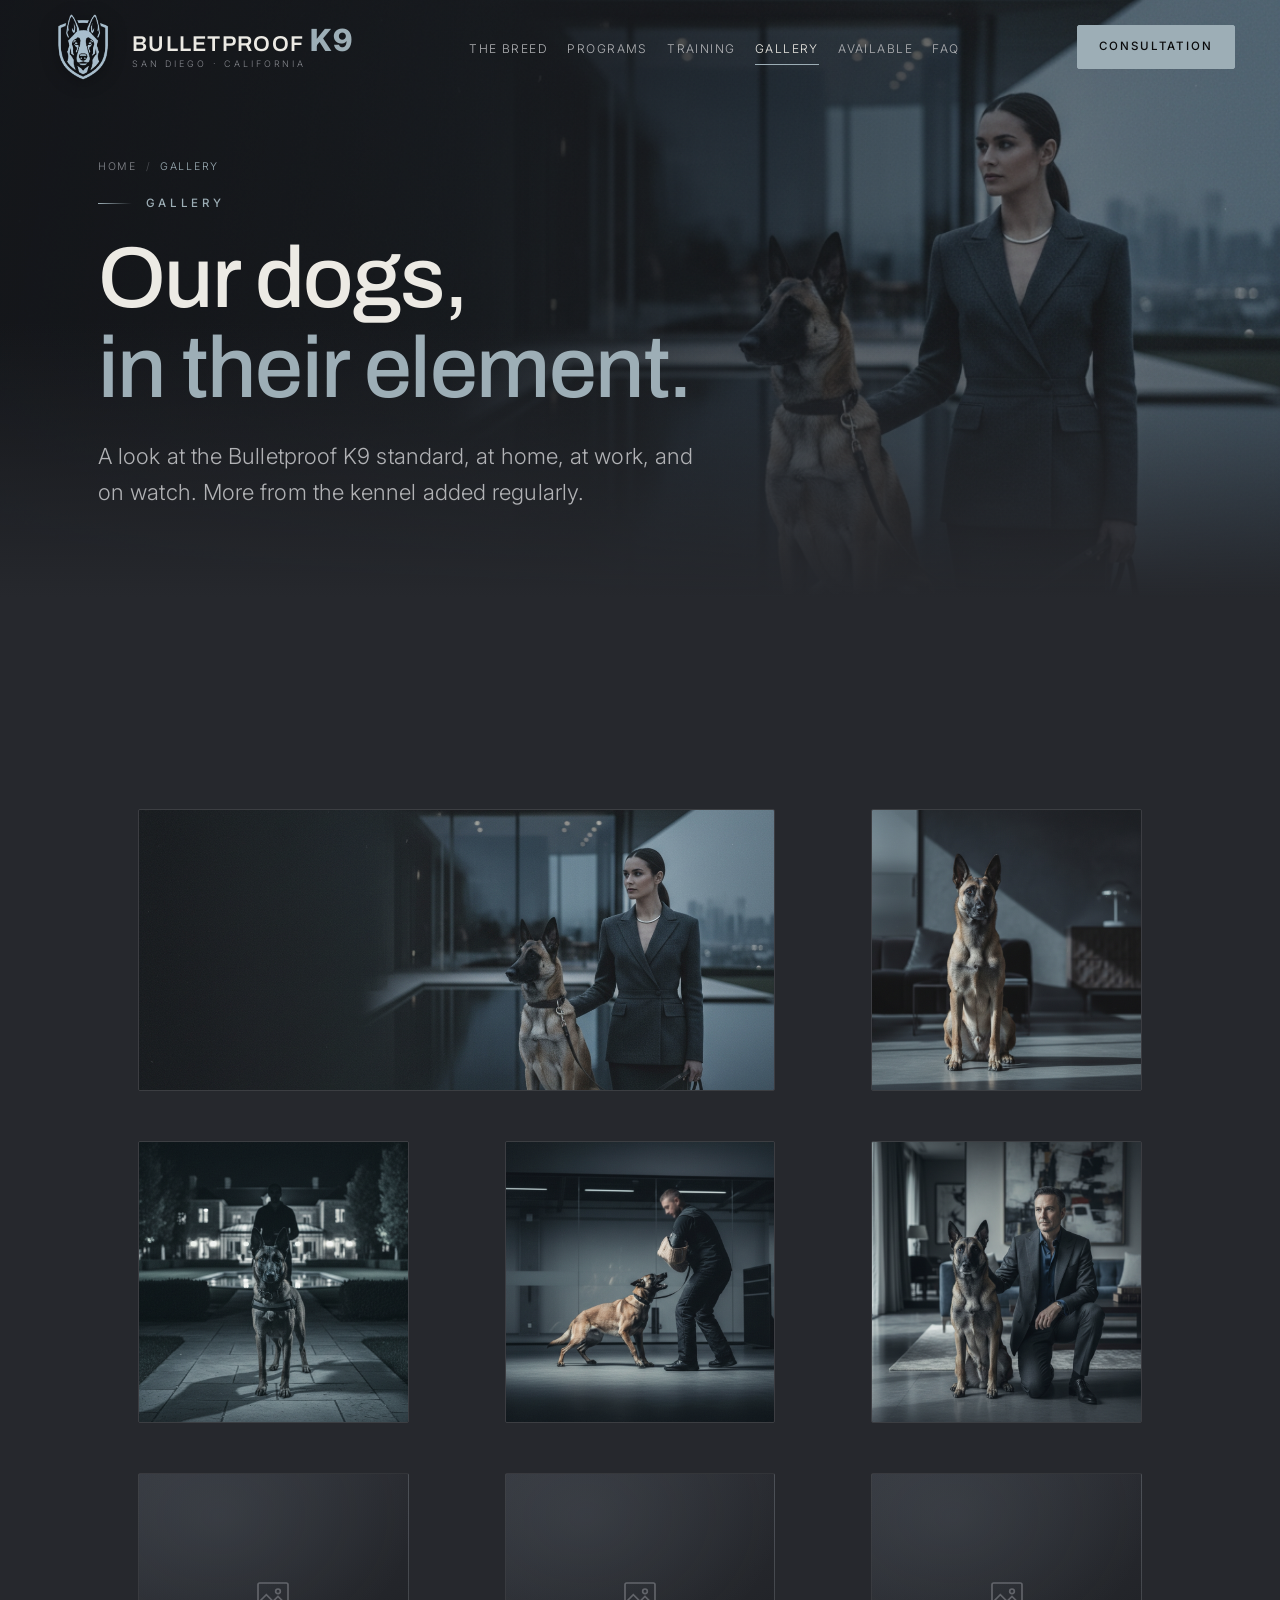
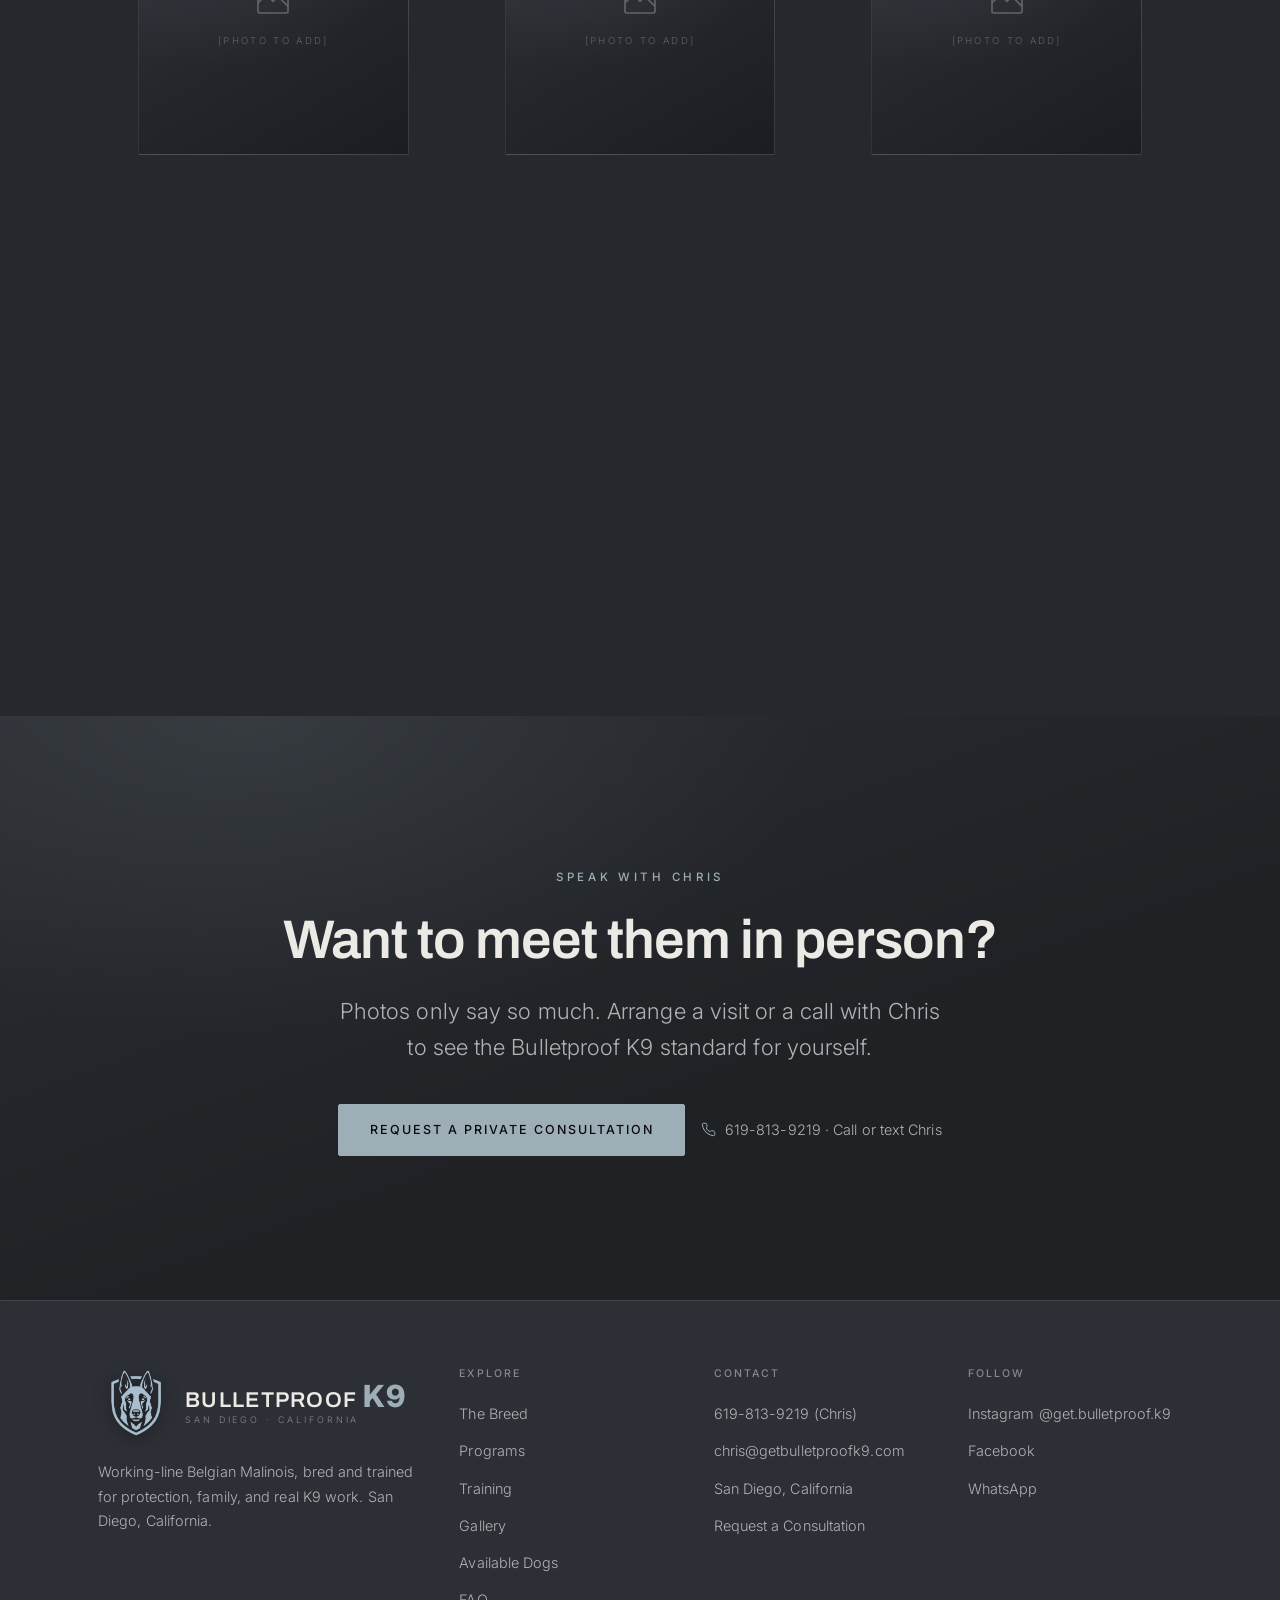
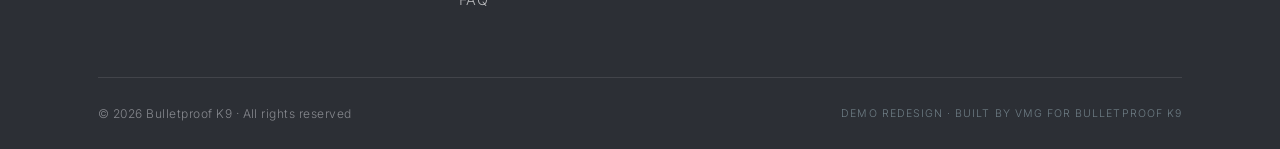
<file: gallery.html>
<!DOCTYPE html>
<!--
  BULLETPROOF K9, Gallery
  Built by VMG. Shared nav/footer/CSS/JS identical to the approved Home (index.html).
  HONESTY: [TO CONFIRM] = verify with client · "By Private Consultation" = no invented price ·
  "Sample - illustrative" = testimonials are not real clients.
-->
<html lang="en">
<head>
<meta charset="UTF-8">
<meta name="viewport" content="width=device-width, initial-scale=1.0">
<title>Gallery, Bulletproof K9 · San Diego</title>
<meta name="description" content="Our dogs in their element - at home, at work, and on watch. A look at the Bulletproof K9 standard, with more added from the kennel regularly.">
<link rel="icon" type="image/png" href="logo/emblem-fav2.png">
<link rel="apple-touch-icon" href="logo/emblem-fav2.png">
<meta property="og:title" content="Gallery, Bulletproof K9">
<meta property="og:description" content="Our dogs in their element - at home, at work, and on watch. A look at the Bulletproof K9 standard, with more added from the kennel regularly.">
<meta property="og:type" content="website">
<meta name="theme-color" content="#26282d">
<link rel="preconnect" href="https://fonts.googleapis.com">
<link rel="preconnect" href="https://fonts.gstatic.com" crossorigin>
<link href="https://fonts.googleapis.com/css2?family=Archivo:wght@400;500;600;700;800&family=Inter:wght@300;400;500;600&display=swap" rel="stylesheet">
<link rel="stylesheet" href="css/styles.css">
</head>
<body id="top">

<!-- ========================= NAV (identical to Home; hrefs -> pages + aria-current) ========================= -->
<header class="nav" id="nav">
  <div class="wrap nav-inner">
    <a class="brand" href="index.html" aria-label="Bulletproof K9, home">
      <img class="emblem" src="logo/emblem-mark2.png" alt="" width="32" height="40" aria-hidden="true">
      <span class="word">
        <b>BULLETPROOF <span class="k9">K9</span></b>
        <span>San Diego · California</span>
      </span>
    </a>

    <nav aria-label="Primary">
      <ul class="nav-links">
        <li><a href="breed.html">The Breed</a></li>
        <li><a href="programs.html">Programs</a></li>
        <li><a href="training.html">Training</a></li>
        <li><a href="gallery.html" aria-current="page">Gallery</a></li>
        <li><a href="available.html">Available</a></li>
        <li><a href="index.html#faq">FAQ</a></li>
      </ul>
    </nav>

    <div class="nav-cta">
      <a class="nav-phone" href="tel:+16198139219" aria-label="Call Chris at 619-813-9219">
        <svg width="15" height="15" viewBox="0 0 24 24" fill="none" stroke="currentColor" stroke-width="1.6"><path d="M22 16.9v3a2 2 0 0 1-2.2 2 19.8 19.8 0 0 1-8.6-3.1 19.5 19.5 0 0 1-6-6A19.8 19.8 0 0 1 2.1 4.2 2 2 0 0 1 4.1 2h3a2 2 0 0 1 2 1.7c.1.9.3 1.8.6 2.6a2 2 0 0 1-.5 2.1L8.1 9.6a16 16 0 0 0 6 6l1.2-1.2a2 2 0 0 1 2.1-.5c.8.3 1.7.5 2.6.6a2 2 0 0 1 1.7 2Z"/></svg>
        619-813-9219
      </a>
      <a class="btn btn-primary btn-sm" href="contact.html" aria-label="Request a consultation">Consultation</a>
    </div>

    <button class="nav-toggle" id="navToggle" aria-label="Open menu" aria-expanded="false" aria-controls="mobileMenu">
      <span class="bars"><span></span><span></span><span></span></span>
    </button>
  </div>
</header>

<!-- mobile menu -->
<div class="mobile-menu" id="mobileMenu">
  <a class="m-link" href="breed.html">The Breed</a>
  <a class="m-link" href="programs.html">Programs</a>
  <a class="m-link" href="training.html">Training</a>
  <a class="m-link" href="gallery.html" aria-current="page">Gallery</a>
  <a class="m-link" href="available.html">Available Dogs</a>
  <a class="m-link" href="index.html#faq">FAQ</a>
  <div class="m-foot">
    <a class="btn btn-primary" href="contact.html">Request a Consultation</a>
    <div class="m-contact">
      <a href="tel:+16198139219"><svg width="16" height="16" viewBox="0 0 24 24" fill="none" stroke="currentColor" stroke-width="1.6"><path d="M22 16.9v3a2 2 0 0 1-2.2 2 19.8 19.8 0 0 1-8.6-3.1 19.5 19.5 0 0 1-6-6A19.8 19.8 0 0 1 2.1 4.2 2 2 0 0 1 4.1 2h3a2 2 0 0 1 2 1.7c.1.9.3 1.8.6 2.6a2 2 0 0 1-.5 2.1L8.1 9.6a16 16 0 0 0 6 6l1.2-1.2a2 2 0 0 1 2.1-.5c.8.3 1.7.5 2.6.6a2 2 0 0 1 1.7 2Z"/></svg>619-813-9219</a>
      <a href="mailto:chris@getbulletproofk9.com"><svg width="16" height="16" viewBox="0 0 24 24" fill="none" stroke="currentColor" stroke-width="1.6"><rect x="3" y="5" width="18" height="14" rx="1.5"/><path d="M3 7l9 6 9-6"/></svg>chris@getbulletproofk9.com</a>
    </div>
  </div>
</div>

<main>
<section class="page-hero">
  <div class="ph-bg" aria-hidden="true"><img src="images/hero.jpg" alt=""></div>
  <div class="wrap">
    <div class="page-hero-inner reveal">
      <nav class="crumbs" aria-label="Breadcrumb">
        <a href="index.html">Home</a><span class="sep">/</span><span class="here">Gallery</span>
      </nav>
      <span class="eyebrow" style="margin-top:1.1rem">Gallery</span>
      <h1 class="display" style="font-size:clamp(2.4rem,1.6rem+3.4vw,4rem)">Our dogs,<br><em>in their element.</em></h1>
      <p class="lede">A look at the Bulletproof K9 standard, at home, at work, and on watch. More from the kennel added regularly.</p>
    </div>
  </div>
</section>

<section class="section-pad">
  <div class="wrap">
    <div class="gallery">
      <figure class="g-item g-a reveal"><img src="images/hero.jpg" alt="At your side"><figcaption class="g-cap">At your side</figcaption></figure>
      <figure class="g-item g-b reveal"><img src="images/tier1.jpg" alt="Composed at home"><figcaption class="g-cap">Composed at home</figcaption></figure>
      <figure class="g-item g-c reveal"><img src="images/tier3.jpg" alt="On watch"><figcaption class="g-cap">On watch</figcaption></figure>
      <figure class="g-item g-d reveal"><img src="images/tier2.jpg" alt="In training"><figcaption class="g-cap">In training</figcaption></figure>
      <figure class="g-item g-e reveal"><img src="images/standard.jpg" alt="The family standard"><figcaption class="g-cap">The family standard</figcaption></figure>
      <figure class="g-item g-b reveal img-ph g-more" aria-label="Photo to add"><div class="ph-mono" style="position:static;height:100%"><svg viewBox="0 0 24 24" fill="none" stroke-width="1"><rect x="3" y="3" width="18" height="18" rx="1"/><path d="M3 15l5-5 4 4 3-3 6 6"/><circle cx="15" cy="8" r="1.4"/></svg><span>[PHOTO TO ADD]</span></div></figure>
      <figure class="g-item g-c reveal img-ph g-more" aria-label="Photo to add"><div class="ph-mono" style="position:static;height:100%"><svg viewBox="0 0 24 24" fill="none" stroke-width="1"><rect x="3" y="3" width="18" height="18" rx="1"/><path d="M3 15l5-5 4 4 3-3 6 6"/><circle cx="15" cy="8" r="1.4"/></svg><span>[PHOTO TO ADD]</span></div></figure>
      <figure class="g-item g-d reveal img-ph g-more" aria-label="Photo to add"><div class="ph-mono" style="position:static;height:100%"><svg viewBox="0 0 24 24" fill="none" stroke-width="1"><rect x="3" y="3" width="18" height="18" rx="1"/><path d="M3 15l5-5 4 4 3-3 6 6"/><circle cx="15" cy="8" r="1.4"/></svg><span>[PHOTO TO ADD]</span></div></figure>
      <figure class="g-item g-e reveal img-ph g-more" aria-label="Photo to add"><div class="ph-mono" style="position:static;height:100%"><svg viewBox="0 0 24 24" fill="none" stroke-width="1"><rect x="3" y="3" width="18" height="18" rx="1"/><path d="M3 15l5-5 4 4 3-3 6 6"/><circle cx="15" cy="8" r="1.4"/></svg><span>[PHOTO TO ADD]</span></div></figure>
    </div>
    <p class="muted reveal" style="margin-top:2rem; font-size:.85rem; text-align:center; color:var(--ink-mute)">
      Placeholders marked <strong>[PHOTO TO ADD]</strong> are reserved for additional kennel photography. Follow <a href="https://instagram.com/get.bulletproof.k9" target="_blank" rel="noopener" style="color:var(--accent)">@get.bulletproof.k9</a> for the latest.
    </p>
  </div>
</section>

<section class="cta-band section-pad">
  <div class="cta-bg" aria-hidden="true"></div>
  <div class="wrap reveal">
    <span class="eyebrow center">Speak with Chris</span>
    <h2 class="h2">Want to meet them in person?</h2>
    <p class="lede">Photos only say so much. Arrange a visit or a call with Chris to see the Bulletproof K9 standard for yourself.</p>
    <div class="cta-actions">
      <a class="btn btn-primary" href="contact.html">Request a Private Consultation</a>
      <a class="cta-phone" href="tel:+16198139219"><svg width="15" height="15" viewBox="0 0 24 24" fill="none" stroke="currentColor" stroke-width="1.6"><path d="M22 16.9v3a2 2 0 0 1-2.2 2 19.8 19.8 0 0 1-8.6-3.1 19.5 19.5 0 0 1-6-6A19.8 19.8 0 0 1 2.1 4.2 2 2 0 0 1 4.1 2h3a2 2 0 0 1 2 1.7c.1.9.3 1.8.6 2.6a2 2 0 0 1-.5 2.1L8.1 9.6a16 16 0 0 0 6 6l1.2-1.2a2 2 0 0 1 2.1-.5c.8.3 1.7.5 2.6.6a2 2 0 0 1 1.7 2Z"/></svg>619-813-9219 · Call or text Chris</a>
    </div>
  </div>
</section>

<!-- ========================= FOOTER (identical to Home; hrefs -> pages) ========================= -->
<footer>
  <div class="wrap">
    <div class="foot-grid">
      <div class="foot-brand">
        <a class="brand" href="index.html" aria-label="Bulletproof K9, home">
          <img class="emblem" src="logo/emblem-mark2.png" alt="" width="30" height="38" aria-hidden="true">
          <span class="word"><b>BULLETPROOF <span class="k9">K9</span></b><span>San Diego · California</span></span>
        </a>
        <p>Working-line Belgian Malinois, bred and trained for protection, family, and real K9 work. San Diego, California.</p>
      </div>
      <div class="foot-col">
        <h5>Explore</h5>
        <ul>
          <li><a href="breed.html">The Breed</a></li>
          <li><a href="programs.html">Programs</a></li>
          <li><a href="training.html">Training</a></li>
          <li><a href="gallery.html">Gallery</a></li>
          <li><a href="available.html">Available Dogs</a></li>
          <li><a href="index.html#faq">FAQ</a></li>
        </ul>
      </div>
      <div class="foot-col">
        <h5>Contact</h5>
        <ul>
          <li><a href="tel:+16198139219">619-813-9219 (Chris)</a></li>
          <li><a href="mailto:chris@getbulletproofk9.com">chris@getbulletproofk9.com</a></li>
          <li>San Diego, California</li>
          <li><a href="contact.html">Request a Consultation</a></li>
        </ul>
      </div>
      <div class="foot-col">
        <h5>Follow</h5>
        <ul>
          <li><a href="https://instagram.com/get.bulletproof.k9" target="_blank" rel="noopener">Instagram @get.bulletproof.k9</a></li>
          <li><a href="#" target="_blank" rel="noopener">Facebook</a></li>
          <li><a href="https://wa.me/16198139219" target="_blank" rel="noopener">WhatsApp</a></li>
        </ul>
      </div>
    </div>
    <div class="foot-bar">
      <small>© <span id="yr"></span> Bulletproof K9 · All rights reserved</small>
      <span class="demo-note">Demo redesign · Built by VMG for Bulletproof K9</span>
    </div>
  </div>
</footer>

<script src="js/main.js" defer></script>
</body>
</html>
</file>
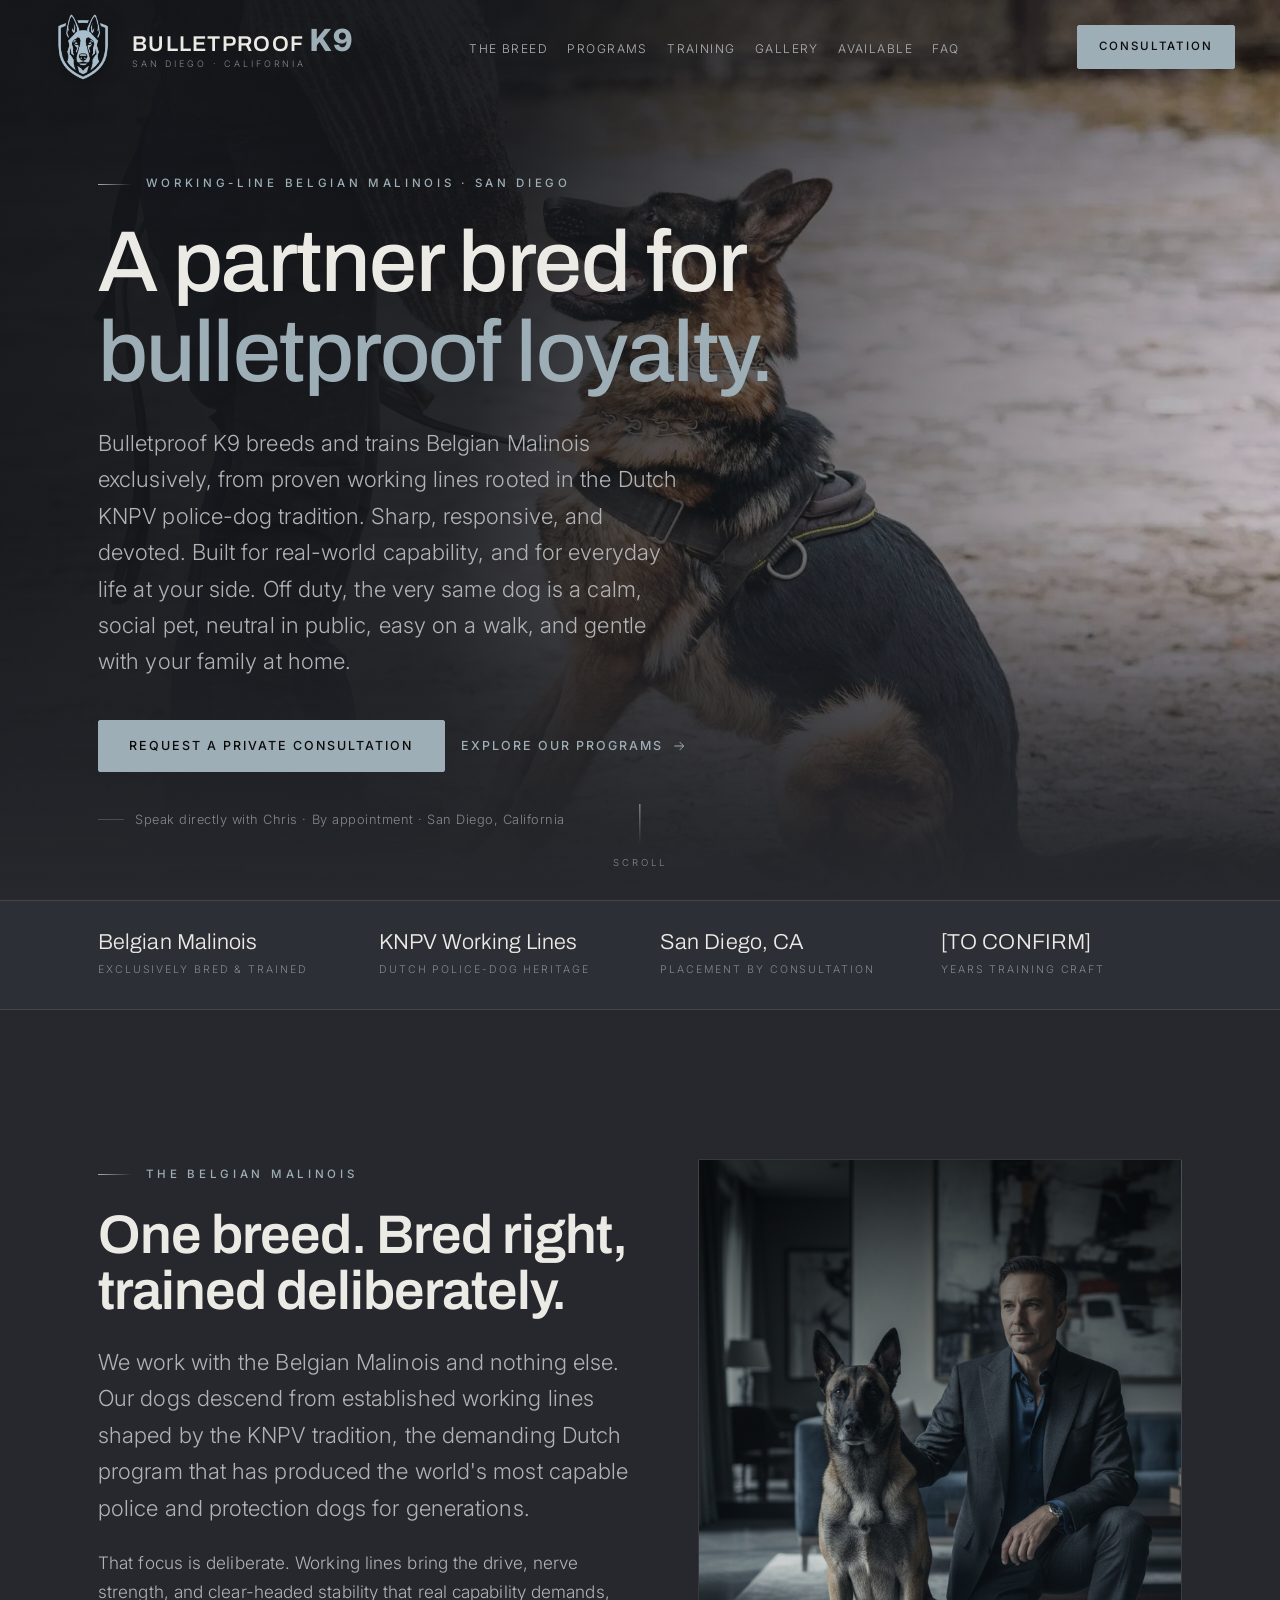
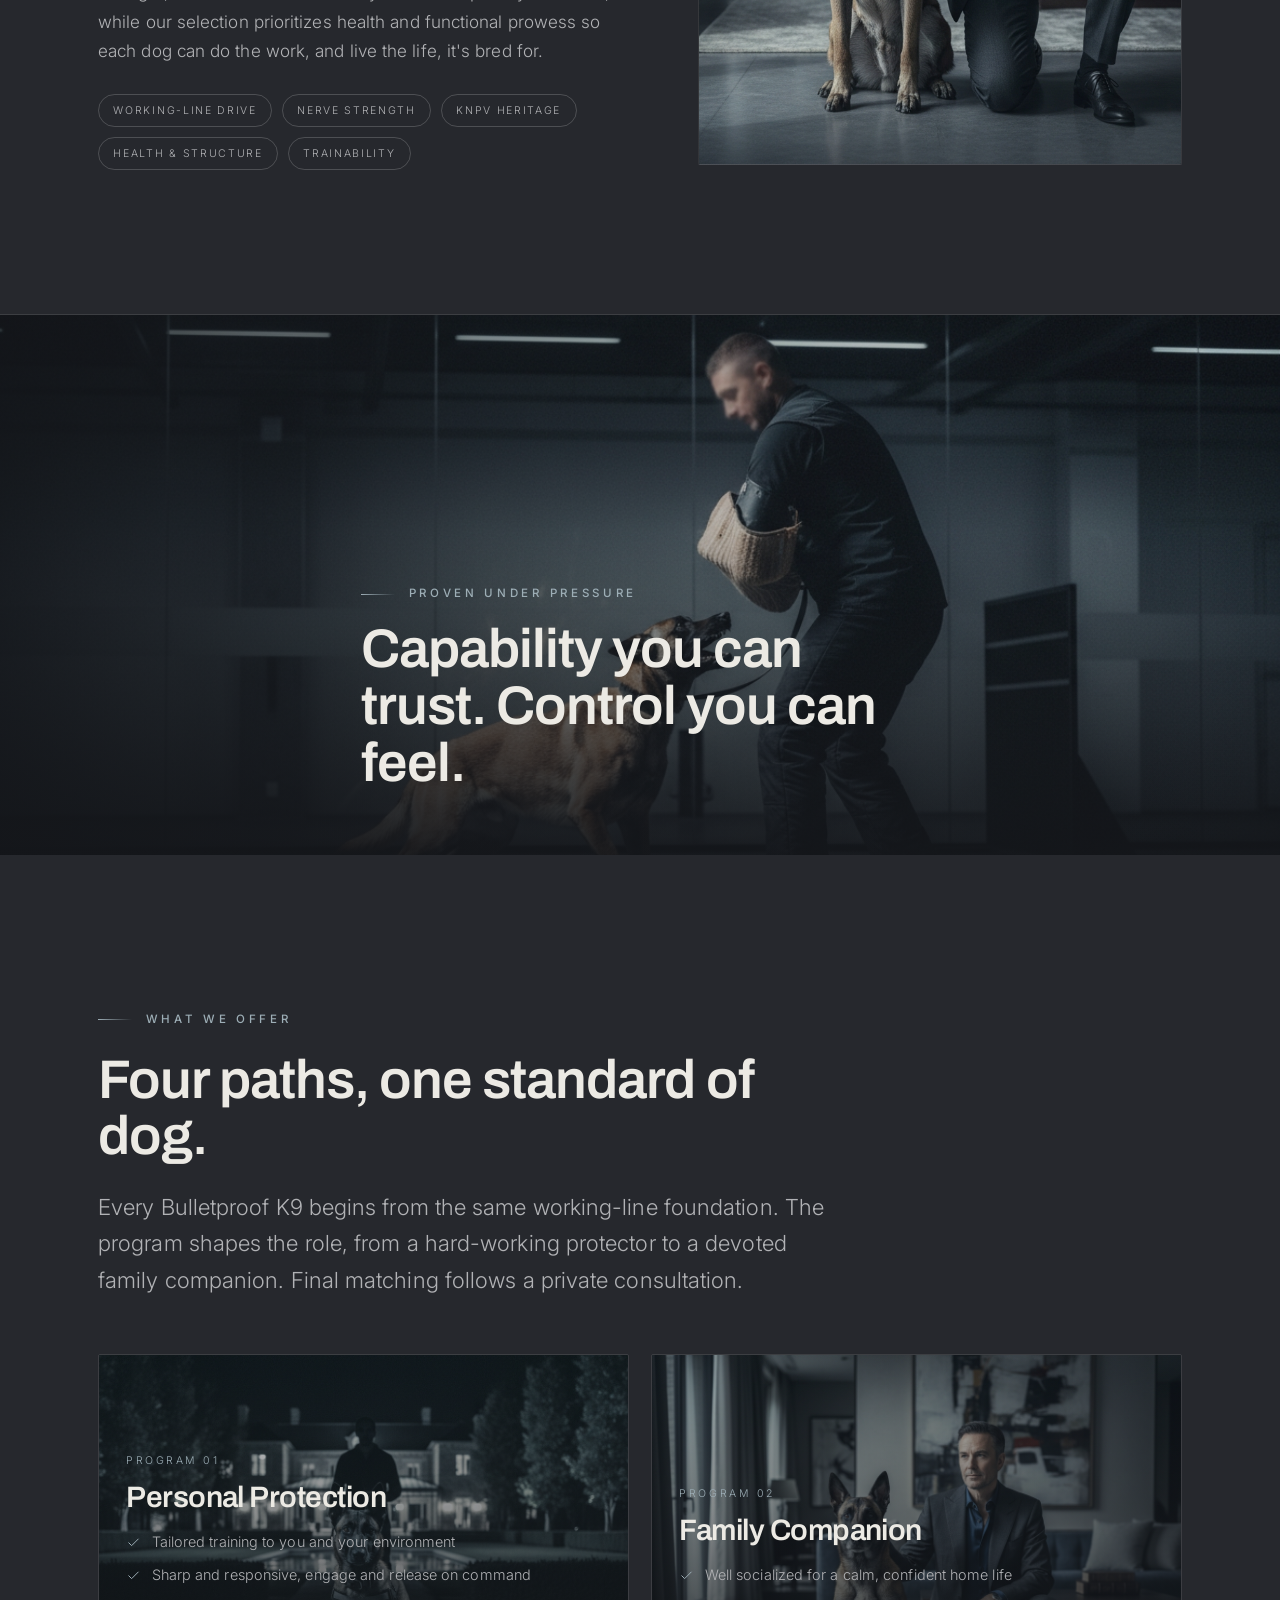
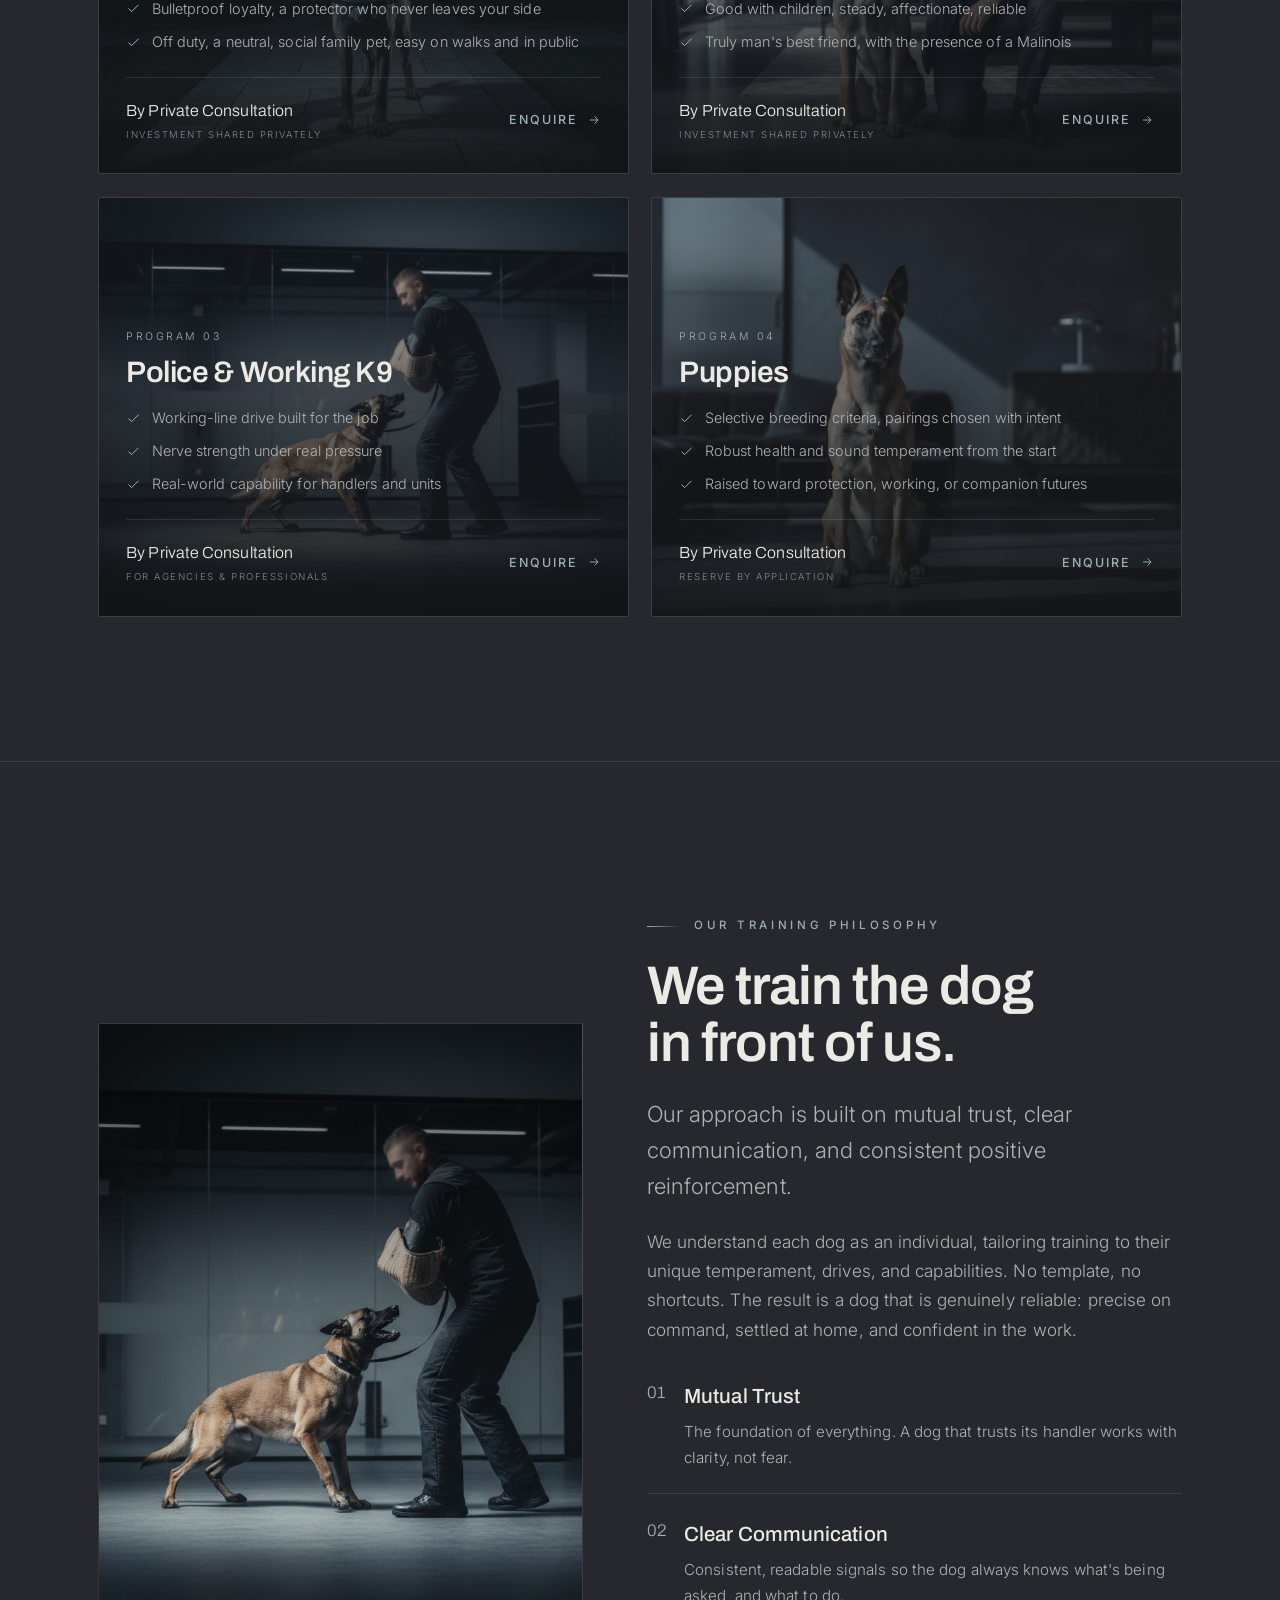
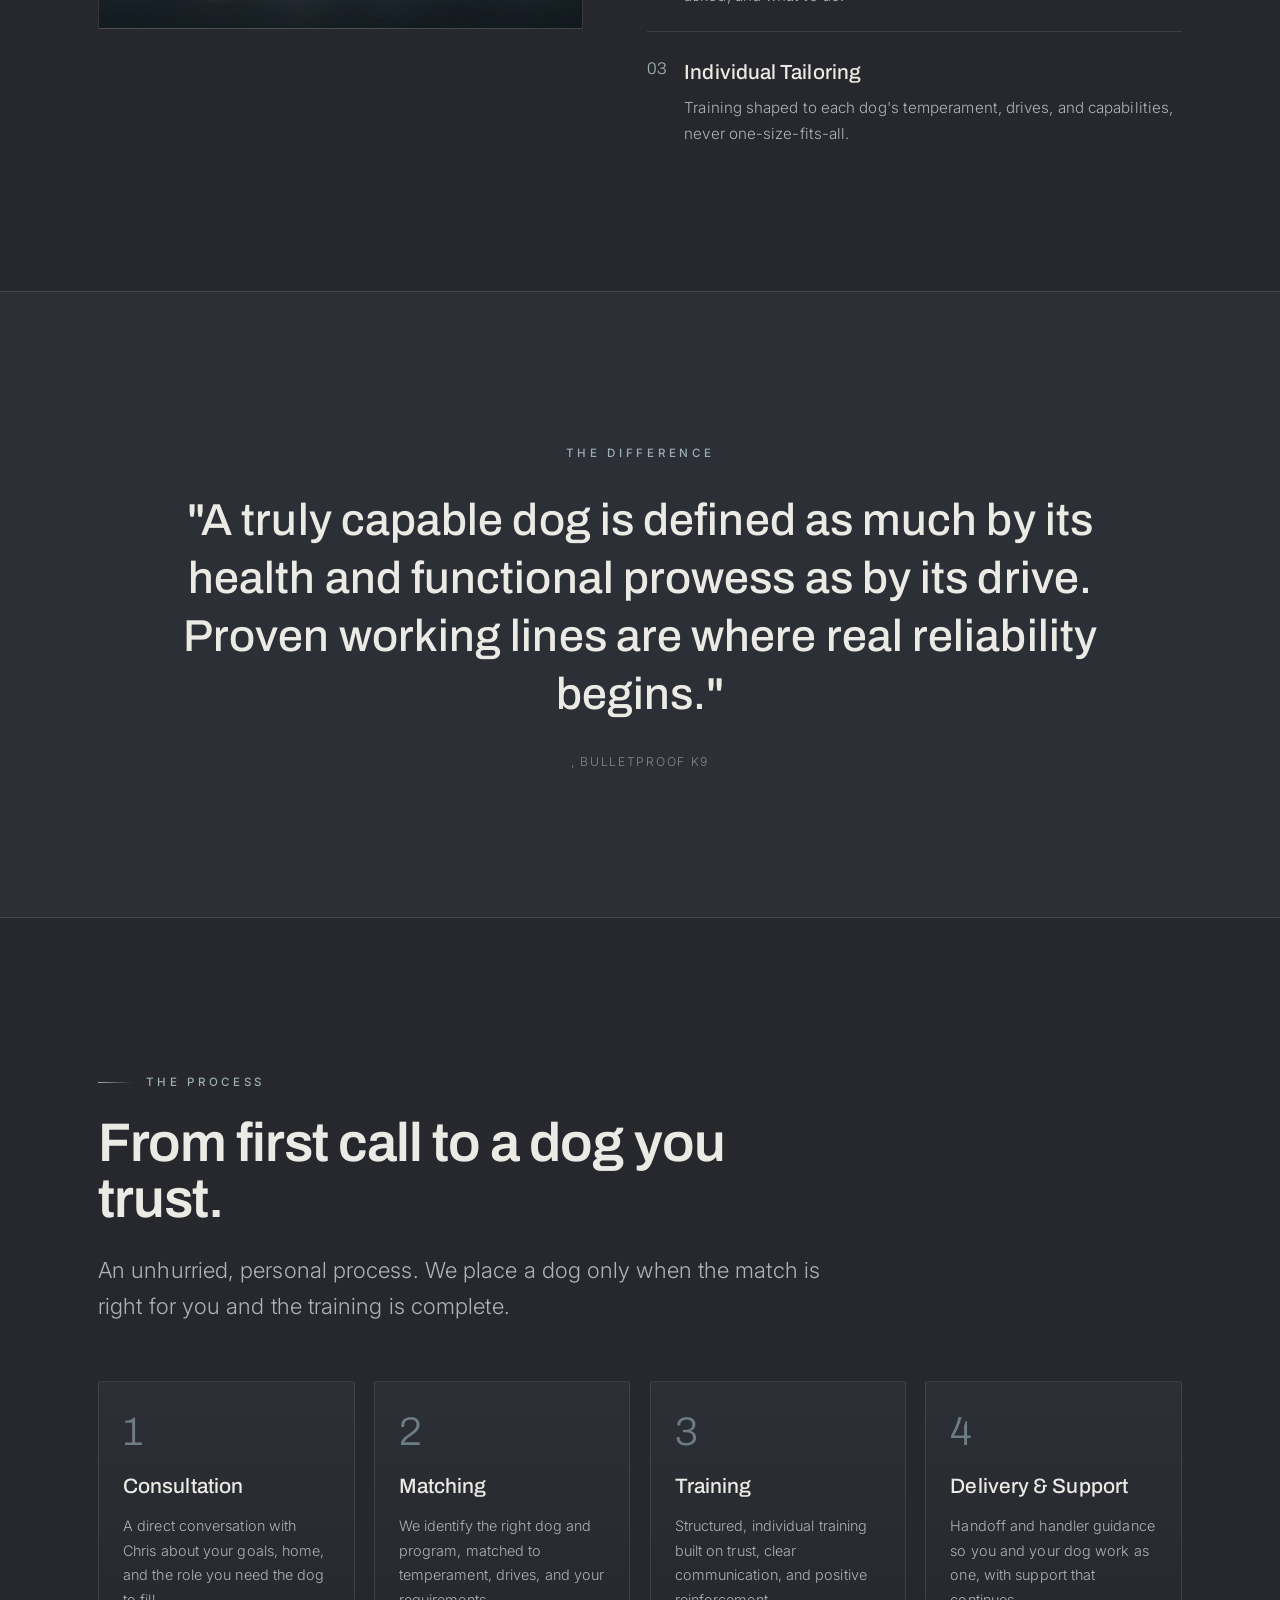
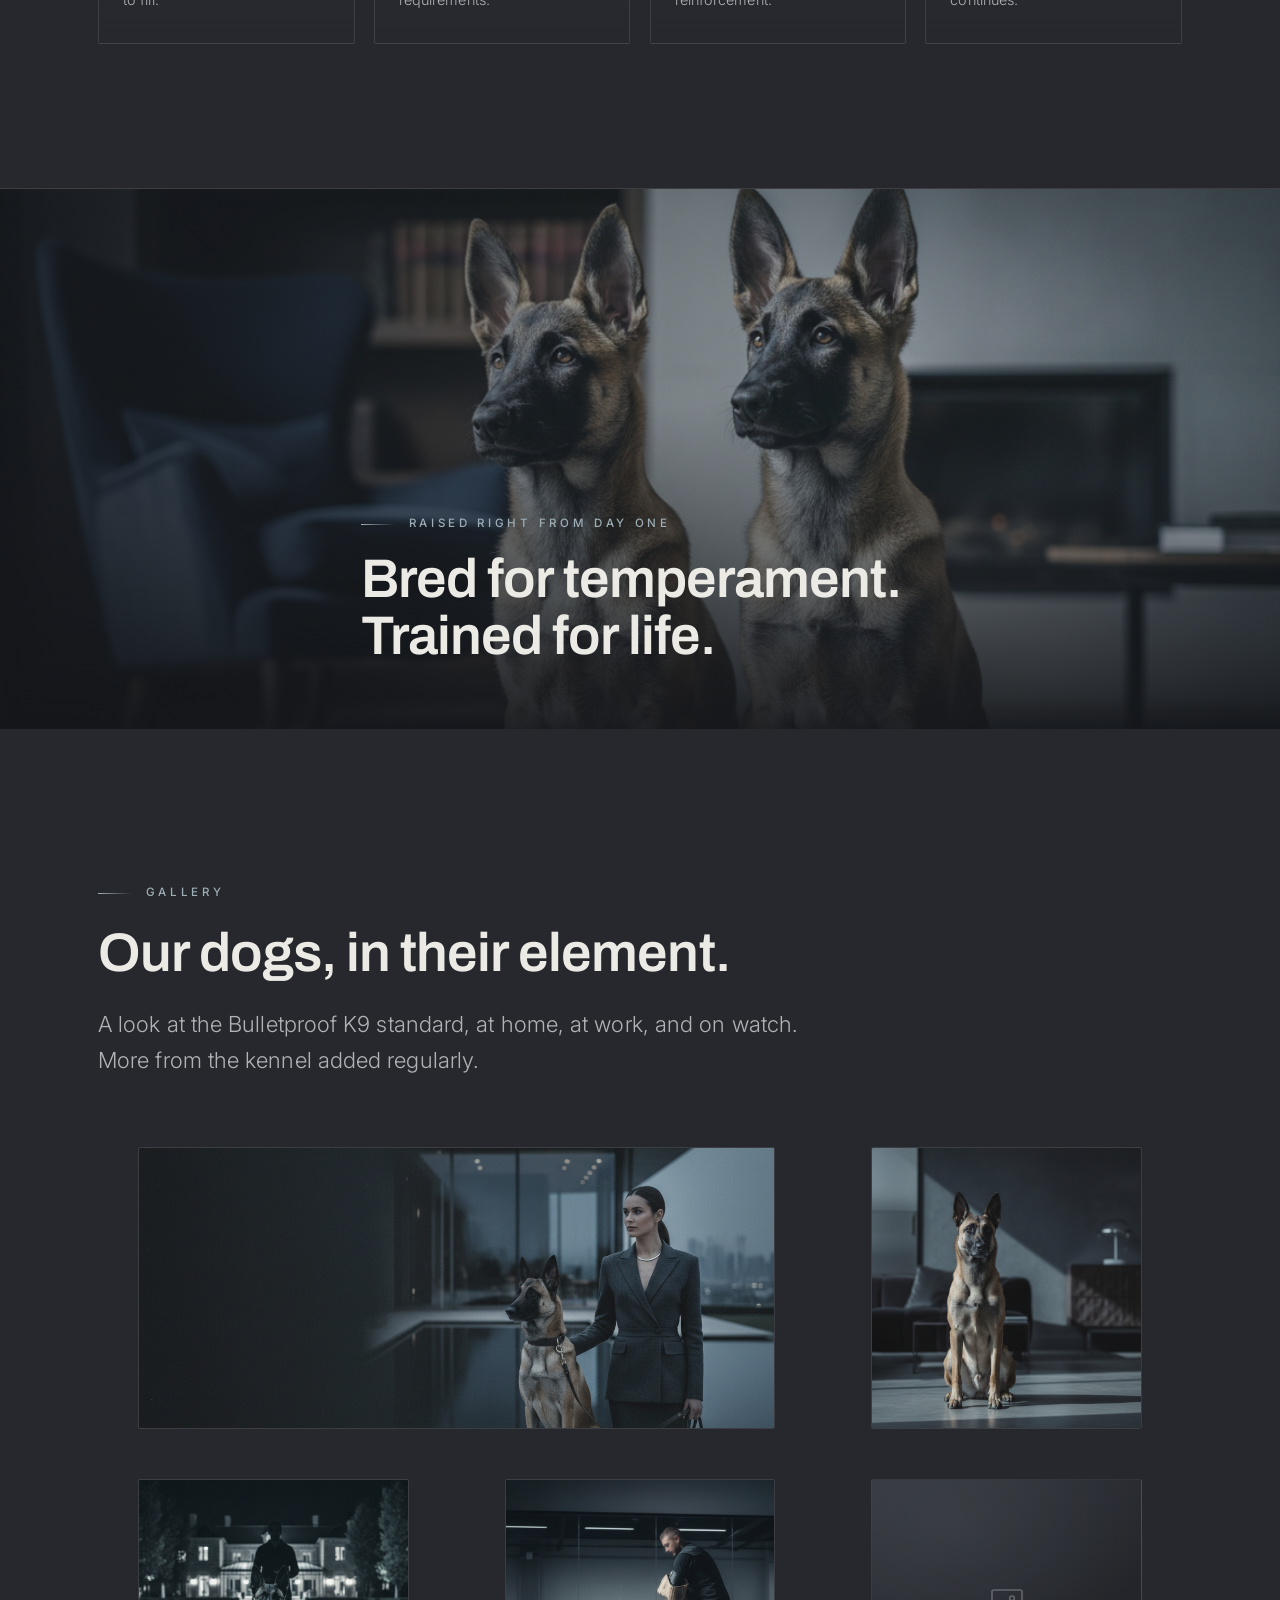
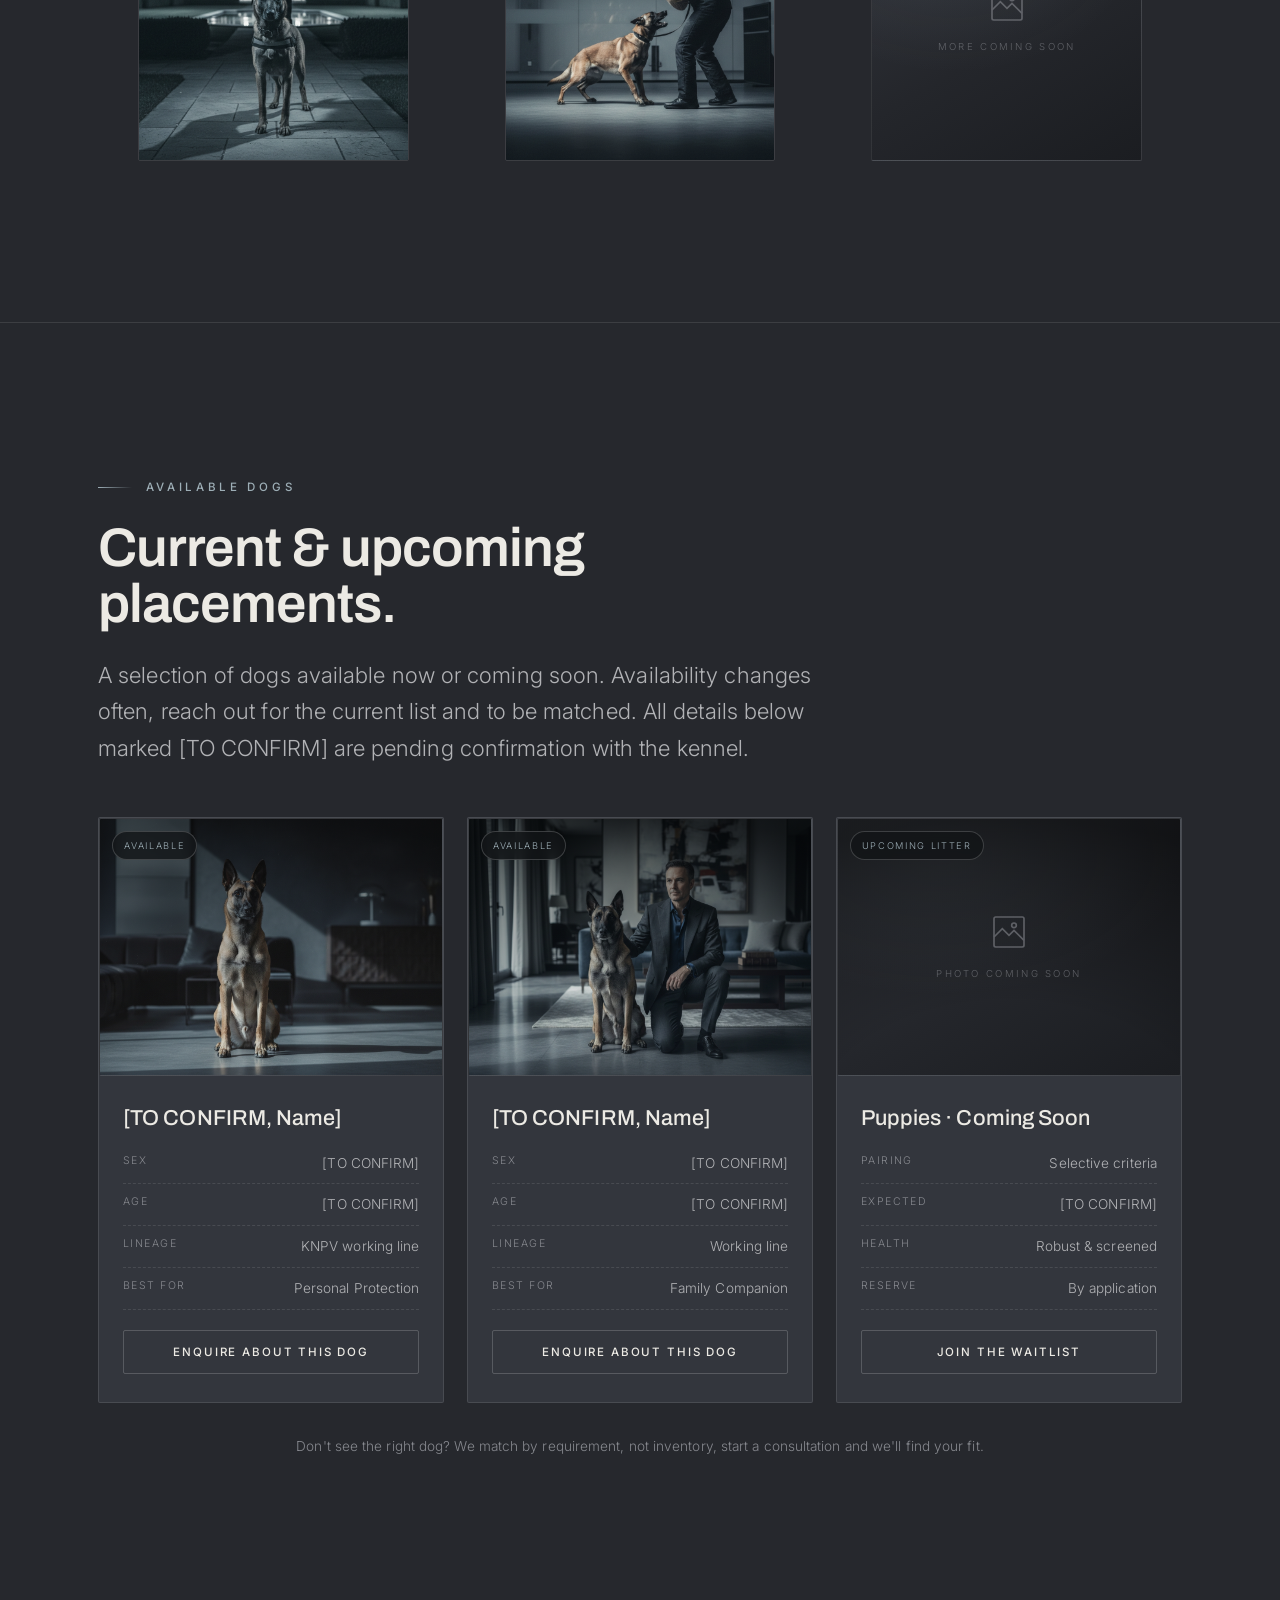
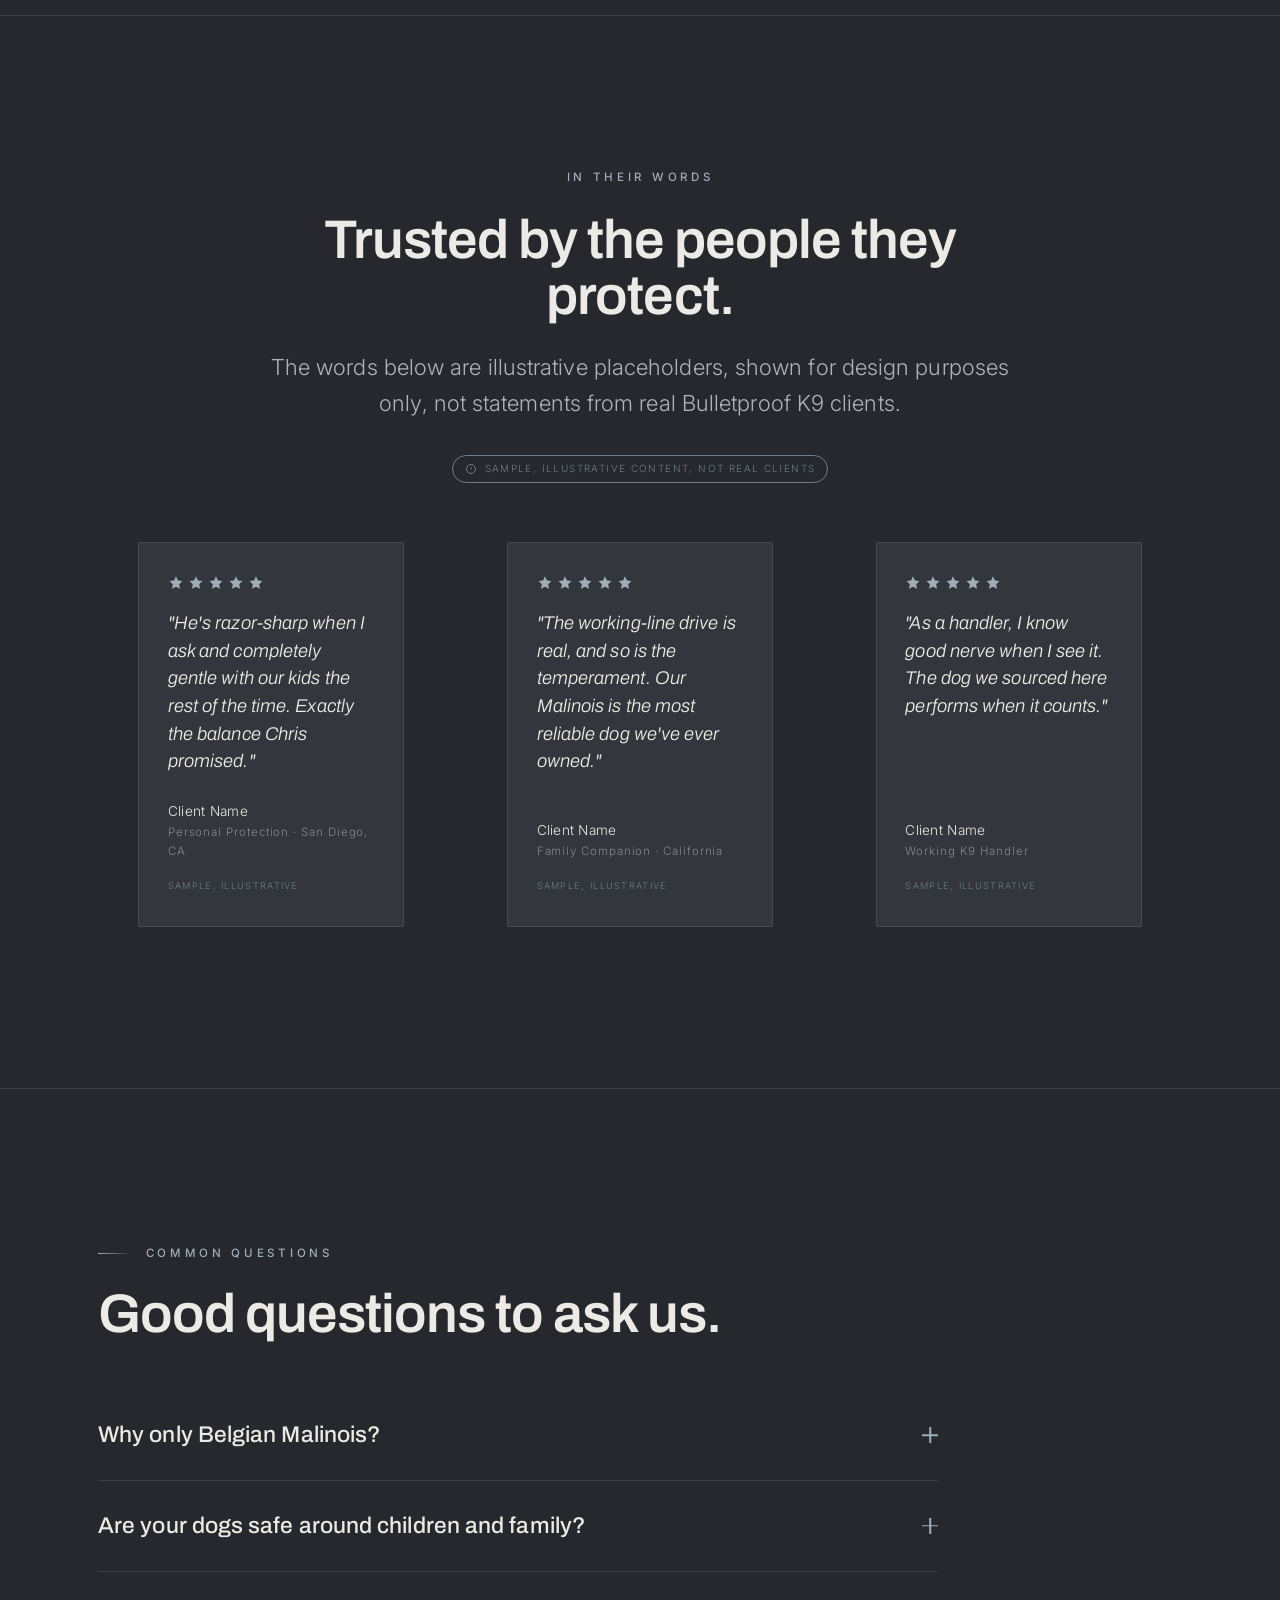
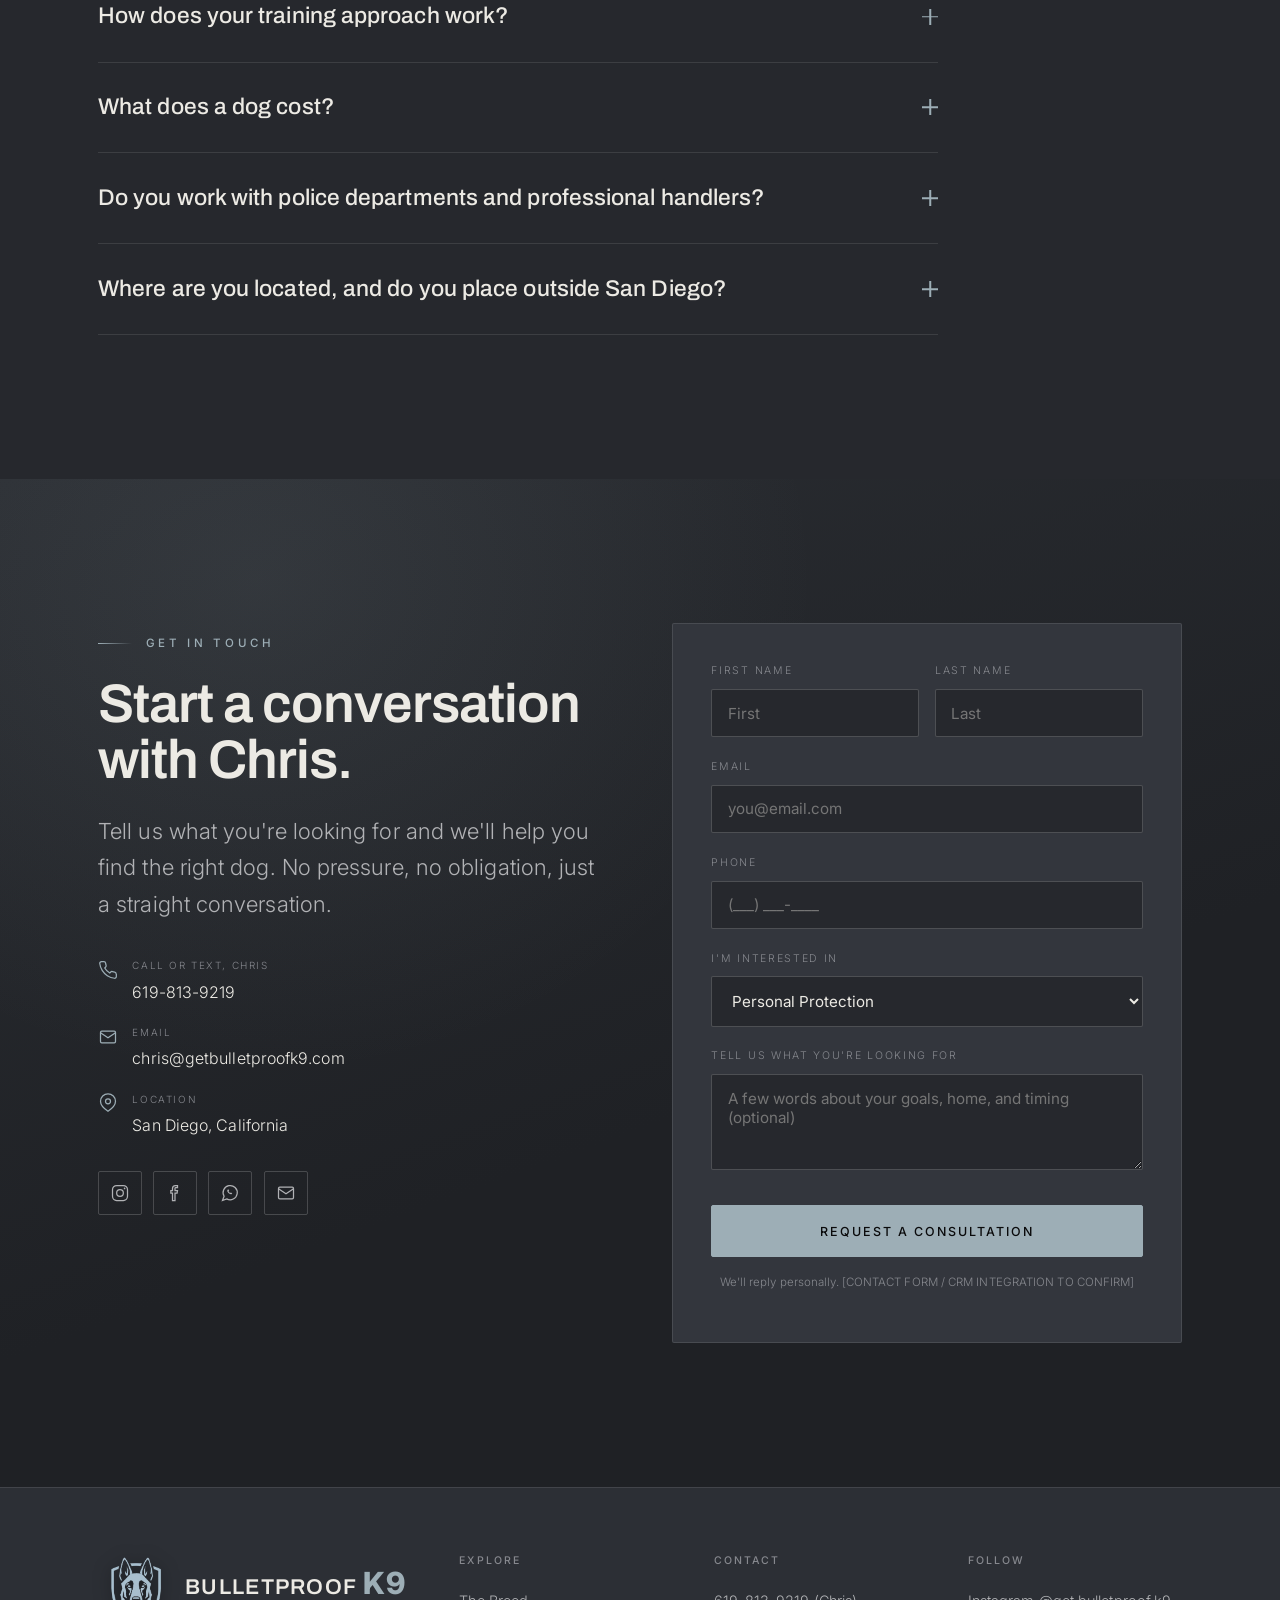
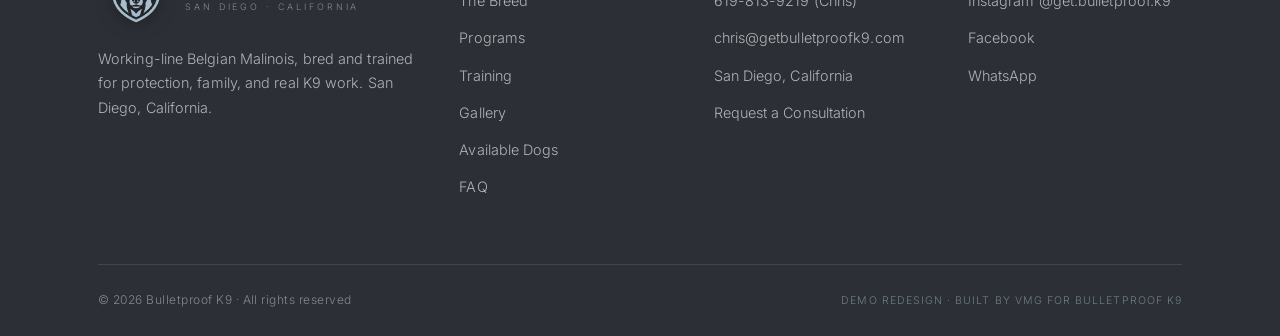
<file: index-original.html>
<!DOCTYPE html>
<!--
  ============================================================================
  BULLETPROOF K9, Website redesign (demo/pitch build)
  Client: Bulletproof K9 · San Diego, California · getbulletproofk9.com
  Built by VMG (Vander Media Group).

  HONESTY MARKERS used throughout:
    [TO CONFIRM] ........ any metric/detail to be verified with the client
    "By Private Consultation" ... used in place of any invented price
    "Sample, illustrative" ..... testimonials are illustrative, not real clients
  Real, public client data (breed focus, offerings, philosophy, contact,
  socials) is used as fact. No numbers, prices, or client names are fabricated.
  ============================================================================
-->
<html lang="en">
<head>
<meta charset="UTF-8">
<meta name="viewport" content="width=device-width, initial-scale=1.0">
<link rel="preload" as="image" href="images/hero.jpg" fetchpriority="high">
<title>Bulletproof K9, Working-Line Belgian Malinois · San Diego</title>
<meta name="description" content="Bulletproof K9 breeds and trains working-line Belgian Malinois in San Diego, California, for personal protection, family companionship, and police & working K9 roles. By private consultation.">
<link rel="icon" type="image/png" href="logo/emblem-fav2.png">
<link rel="apple-touch-icon" href="logo/emblem-fav2.png">
<meta http-equiv="Cache-Control" content="no-cache, no-store, must-revalidate">
<meta http-equiv="Pragma" content="no-cache"><meta http-equiv="Expires" content="0">
<meta property="og:title" content="Bulletproof K9, Working-Line Belgian Malinois">
<meta property="og:description" content="Working-line Belgian Malinois for personal protection, family, and K9 work. San Diego, CA.">
<meta property="og:type" content="website">
<meta name="theme-color" content="#26282d">
<link rel="preconnect" href="https://fonts.googleapis.com">
<link rel="preconnect" href="https://fonts.gstatic.com" crossorigin>
<link href="https://fonts.googleapis.com/css2?family=Archivo:wght@400;500;600;700;800&family=Inter:wght@300;400;500;600&display=swap" rel="stylesheet">
<link rel="stylesheet" href="css/styles.css">
</head>
<body id="top">

<!-- ========================= NAV ========================= -->
<header class="nav" id="nav">
  <div class="wrap nav-inner">
    <a class="brand" href="index.html" aria-label="Bulletproof K9, home">
      <img class="emblem" src="logo/emblem-mark2.png" alt="" width="32" height="40" aria-hidden="true">
      <span class="word">
        <b>BULLETPROOF <span class="k9">K9</span></b>
        <span>San Diego · California</span>
      </span>
    </a>

    <nav aria-label="Primary">
      <ul class="nav-links">
        <li><a href="breed.html">The Breed</a></li>
        <li><a href="programs.html">Programs</a></li>
        <li><a href="training.html">Training</a></li>
        <li><a href="gallery.html">Gallery</a></li>
        <li><a href="available.html">Available</a></li>
        <li><a href="index.html#faq">FAQ</a></li>
      </ul>
    </nav>

    <div class="nav-cta">
      <a class="nav-phone" href="tel:+16198139219" aria-label="Call Chris at 619-813-9219">
        <svg width="15" height="15" viewBox="0 0 24 24" fill="none" stroke="currentColor" stroke-width="1.6"><path d="M22 16.9v3a2 2 0 0 1-2.2 2 19.8 19.8 0 0 1-8.6-3.1 19.5 19.5 0 0 1-6-6A19.8 19.8 0 0 1 2.1 4.2 2 2 0 0 1 4.1 2h3a2 2 0 0 1 2 1.7c.1.9.3 1.8.6 2.6a2 2 0 0 1-.5 2.1L8.1 9.6a16 16 0 0 0 6 6l1.2-1.2a2 2 0 0 1 2.1-.5c.8.3 1.7.5 2.6.6a2 2 0 0 1 1.7 2Z"/></svg>
        619-813-9219
      </a>
      <a class="btn btn-primary btn-sm" href="contact.html" aria-label="Request a consultation">Consultation</a>
    </div>

    <button class="nav-toggle" id="navToggle" aria-label="Open menu" aria-expanded="false" aria-controls="mobileMenu">
      <span class="bars"><span></span><span></span><span></span></span>
    </button>
  </div>
</header>

<!-- mobile menu -->
<div class="mobile-menu" id="mobileMenu">
  <a class="m-link" href="breed.html">The Breed</a>
  <a class="m-link" href="programs.html">Programs</a>
  <a class="m-link" href="training.html">Training</a>
  <a class="m-link" href="gallery.html">Gallery</a>
  <a class="m-link" href="available.html">Available Dogs</a>
  <a class="m-link" href="index.html#faq">FAQ</a>
  <div class="m-foot">
    <a class="btn btn-primary" href="contact.html">Request a Consultation</a>
    <div class="m-contact">
      <a href="tel:+16198139219"><svg width="16" height="16" viewBox="0 0 24 24" fill="none" stroke="currentColor" stroke-width="1.6"><path d="M22 16.9v3a2 2 0 0 1-2.2 2 19.8 19.8 0 0 1-8.6-3.1 19.5 19.5 0 0 1-6-6A19.8 19.8 0 0 1 2.1 4.2 2 2 0 0 1 4.1 2h3a2 2 0 0 1 2 1.7c.1.9.3 1.8.6 2.6a2 2 0 0 1-.5 2.1L8.1 9.6a16 16 0 0 0 6 6l1.2-1.2a2 2 0 0 1 2.1-.5c.8.3 1.7.5 2.6.6a2 2 0 0 1 1.7 2Z"/></svg>619-813-9219</a>
      <a href="mailto:chris@getbulletproofk9.com"><svg width="16" height="16" viewBox="0 0 24 24" fill="none" stroke="currentColor" stroke-width="1.6"><rect x="3" y="5" width="18" height="14" rx="1.5"/><path d="M3 7l9 6 9-6"/></svg>chris@getbulletproofk9.com</a>
    </div>
  </div>
</div>

<!-- ========================= HERO ========================= -->
<main>
<section class="hero" id="hero">
  <div class="hero-bg" id="heroBg" aria-hidden="true"><div class="hero-img"></div></div>
  <div class="wrap hero-inner">
    <div class="hero-content reveal">
      <span class="eyebrow">Working-Line Belgian Malinois · San Diego</span>
      <h1 class="display">A partner bred for<br><em>bulletproof loyalty.</em></h1>
      <p class="lede">Bulletproof K9 breeds and trains Belgian Malinois exclusively, from proven working lines rooted in the Dutch KNPV police-dog tradition. Sharp, responsive, and devoted. Built for real-world capability, and for everyday life at your side. Off duty, the very same dog is a calm, social pet, neutral in public, easy on a walk, and gentle with your family at home.</p>
      <div class="hero-actions">
        <a class="btn btn-primary" href="contact.html">Request a Private Consultation</a>
        <a class="link-arrow" href="programs.html">Explore our programs
          <svg width="16" height="16" viewBox="0 0 24 24" fill="none" stroke="currentColor" stroke-width="1.5"><path d="M5 12h14M13 6l6 6-6 6"/></svg>
        </a>
      </div>
      <div class="hero-note">
        <span class="rule"></span>
        Speak directly with Chris · By appointment · San Diego, California
      </div>
    </div>
  </div>
  <div class="scroll-cue" aria-hidden="true"><span class="bar"></span>Scroll</div>
</section>

<!-- ========================= TRUST STRIP ========================= -->
<section class="strip" aria-label="At a glance">
  <div class="wrap strip-inner">
    <div class="strip-item reveal"><span class="k">Belgian Malinois</span><span class="v">Exclusively bred &amp; trained</span></div>
    <div class="strip-item reveal"><span class="k">KNPV Working Lines</span><span class="v">Dutch police-dog heritage</span></div>
    <div class="strip-item reveal"><span class="k">San Diego, CA</span><span class="v">Placement by consultation</span></div>
    <div class="strip-item reveal"><span class="k confirm">[TO CONFIRM]</span><span class="v">Years training craft</span></div>
  </div>
</section>

<!-- ========================= THE BREED ========================= -->
<section class="section-pad" id="breed">
  <div class="wrap">
    <div class="split">
      <div class="reveal">
        <span class="eyebrow">The Belgian Malinois</span>
        <h2 class="h2" style="margin-top:1.4rem">One breed. Bred right,<br>trained deliberately.</h2>
        <p class="lede" style="margin-top:1.5rem">We work with the Belgian Malinois and nothing else. Our dogs descend from established working lines shaped by the KNPV tradition, the demanding Dutch program that has produced the world's most capable police and protection dogs for generations.</p>
        <p style="margin-top:1.2rem; color:var(--ink-soft)">That focus is deliberate. Working lines bring the drive, nerve strength, and clear-headed stability that real capability demands, while our selection prioritizes health and functional prowess so each dog can do the work, and live the life, it's bred for.</p>
        <div class="chips" aria-label="Breed hallmarks">
          <span class="chip">Working-line drive</span>
          <span class="chip">Nerve strength</span>
          <span class="chip">KNPV heritage</span>
          <span class="chip">Health &amp; structure</span>
          <span class="chip">Trainability</span>
        </div>
      </div>
      <div class="media img-ph reveal">
        <img class="cover" src="images/standard.jpg" alt="A composed Belgian Malinois seated beside its owner in a refined home interior">
      </div>
    </div>
  </div>
</section>

<hr class="divider">

<!-- ========================= IMAGE BAND ========================= -->
<section class="reveal" aria-label="Trained for the real world" style="position:relative;height:min(60vh,540px);display:flex;align-items:flex-end;overflow:hidden;background:linear-gradient(90deg,rgba(20,22,26,.8),rgba(20,22,26,.25) 55%,rgba(20,22,26,0)),linear-gradient(rgba(20,22,26,0) 40%,rgba(20,22,26,.9)),url('images/tier2.jpg') center 35%/cover no-repeat;">
  <div class="wrap" style="padding-bottom:clamp(2.2rem,5vw,4rem)">
    <span class="eyebrow">Proven under pressure</span>
    <h2 class="h2" style="max-width:18ch;margin-top:1.1rem">Capability you can trust. Control you can feel.</h2>
  </div>
</section>

<!-- ========================= PROGRAMS ========================= -->
<section class="section-pad" id="programs">
  <div class="wrap">
    <div class="sec-head reveal">
      <span class="eyebrow">What We Offer</span>
      <h2 class="h2">Four paths, one standard of dog.</h2>
      <p class="lede">Every Bulletproof K9 begins from the same working-line foundation. The program shapes the role, from a hard-working protector to a devoted family companion. Final matching follows a private consultation.</p>
    </div>

    <div class="programs">
      <!-- Personal Protection -->
      <article class="prog reveal">
        <div class="media"><img src="images/tier3.jpg" alt="A protection-trained Belgian Malinois on watch at an estate at night"></div>
        <div class="scrim" aria-hidden="true"></div>
        <div class="body">
          <span class="rank">Program 01</span>
          <h3 class="h3">Personal Protection</h3>
          <ul>
            <li><svg width="15" height="15" viewBox="0 0 24 24" fill="none" stroke="currentColor" stroke-width="1.6"><path d="M20 6L9 17l-5-5"/></svg>Tailored training to you and your environment</li>
            <li><svg width="15" height="15" viewBox="0 0 24 24" fill="none" stroke="currentColor" stroke-width="1.6"><path d="M20 6L9 17l-5-5"/></svg>Sharp and responsive, engage and release on command</li>
            <li><svg width="15" height="15" viewBox="0 0 24 24" fill="none" stroke="currentColor" stroke-width="1.6"><path d="M20 6L9 17l-5-5"/></svg>Bulletproof loyalty, a protector who never leaves your side</li>
            <li><svg width="15" height="15" viewBox="0 0 24 24" fill="none" stroke="currentColor" stroke-width="1.6"><path d="M20 6L9 17l-5-5"/></svg>Off duty, a neutral, social family pet, easy on walks and in public</li>
          </ul>
          <div class="foot">
            <span class="price">By Private Consultation<small>Investment shared privately</small></span>
            <a class="link-arrow" href="contact.html">Enquire
              <svg width="14" height="14" viewBox="0 0 24 24" fill="none" stroke="currentColor" stroke-width="1.6"><path d="M5 12h14M13 6l6 6-6 6"/></svg>
            </a>
          </div>
        </div>
      </article>

      <!-- Family Companion -->
      <article class="prog reveal">
        <div class="media"><img src="images/standard.jpg" alt="A Belgian Malinois relaxed at home beside its family"></div>
        <div class="scrim" aria-hidden="true"></div>
        <div class="body">
          <span class="rank">Program 02</span>
          <h3 class="h3">Family Companion</h3>
          <ul>
            <li><svg width="15" height="15" viewBox="0 0 24 24" fill="none" stroke="currentColor" stroke-width="1.6"><path d="M20 6L9 17l-5-5"/></svg>Well socialized for a calm, confident home life</li>
            <li><svg width="15" height="15" viewBox="0 0 24 24" fill="none" stroke="currentColor" stroke-width="1.6"><path d="M20 6L9 17l-5-5"/></svg>Good with children, steady, affectionate, reliable</li>
            <li><svg width="15" height="15" viewBox="0 0 24 24" fill="none" stroke="currentColor" stroke-width="1.6"><path d="M20 6L9 17l-5-5"/></svg>Truly man's best friend, with the presence of a Malinois</li>
          </ul>
          <div class="foot">
            <span class="price">By Private Consultation<small>Investment shared privately</small></span>
            <a class="link-arrow" href="contact.html">Enquire
              <svg width="14" height="14" viewBox="0 0 24 24" fill="none" stroke="currentColor" stroke-width="1.6"><path d="M5 12h14M13 6l6 6-6 6"/></svg>
            </a>
          </div>
        </div>
      </article>

      <!-- Police & Working K9 -->
      <article class="prog reveal">
        <div class="media"><img src="images/tier2.jpg" alt="A Belgian Malinois in a controlled engagement drill with a decoy"></div>
        <div class="scrim" aria-hidden="true"></div>
        <div class="body">
          <span class="rank">Program 03</span>
          <h3 class="h3">Police &amp; Working K9</h3>
          <ul>
            <li><svg width="15" height="15" viewBox="0 0 24 24" fill="none" stroke="currentColor" stroke-width="1.6"><path d="M20 6L9 17l-5-5"/></svg>Working-line drive built for the job</li>
            <li><svg width="15" height="15" viewBox="0 0 24 24" fill="none" stroke="currentColor" stroke-width="1.6"><path d="M20 6L9 17l-5-5"/></svg>Nerve strength under real pressure</li>
            <li><svg width="15" height="15" viewBox="0 0 24 24" fill="none" stroke="currentColor" stroke-width="1.6"><path d="M20 6L9 17l-5-5"/></svg>Real-world capability for handlers and units</li>
          </ul>
          <div class="foot">
            <span class="price">By Private Consultation<small>For agencies &amp; professionals</small></span>
            <a class="link-arrow" href="contact.html">Enquire
              <svg width="14" height="14" viewBox="0 0 24 24" fill="none" stroke="currentColor" stroke-width="1.6"><path d="M5 12h14M13 6l6 6-6 6"/></svg>
            </a>
          </div>
        </div>
      </article>

      <!-- Puppies -->
      <article class="prog reveal">
        <div class="media"><img src="images/tier1.jpg" alt="A young Belgian Malinois seated, alert and composed, in a modern interior"></div>
        <div class="scrim" aria-hidden="true"></div>
        <div class="body">
          <span class="rank">Program 04</span>
          <h3 class="h3">Puppies</h3>
          <ul>
            <li><svg width="15" height="15" viewBox="0 0 24 24" fill="none" stroke="currentColor" stroke-width="1.6"><path d="M20 6L9 17l-5-5"/></svg>Selective breeding criteria, pairings chosen with intent</li>
            <li><svg width="15" height="15" viewBox="0 0 24 24" fill="none" stroke="currentColor" stroke-width="1.6"><path d="M20 6L9 17l-5-5"/></svg>Robust health and sound temperament from the start</li>
            <li><svg width="15" height="15" viewBox="0 0 24 24" fill="none" stroke="currentColor" stroke-width="1.6"><path d="M20 6L9 17l-5-5"/></svg>Raised toward protection, working, or companion futures</li>
          </ul>
          <div class="foot">
            <span class="price">By Private Consultation<small>Reserve by application</small></span>
            <a class="link-arrow" href="contact.html">Enquire
              <svg width="14" height="14" viewBox="0 0 24 24" fill="none" stroke="currentColor" stroke-width="1.6"><path d="M5 12h14M13 6l6 6-6 6"/></svg>
            </a>
          </div>
        </div>
      </article>
    </div>
  </div>
</section>

<hr class="divider">

<!-- ========================= TRAINING PHILOSOPHY ========================= -->
<section class="section-pad" id="training">
  <div class="wrap">
    <div class="split rev">
      <div class="media img-ph reveal">
        <img class="cover" src="images/tier2.jpg" alt="A trainer working a Belgian Malinois through a focused drill">
      </div>
      <div class="reveal">
        <span class="eyebrow">Our Training Philosophy</span>
        <h2 class="h2" style="margin-top:1.4rem">We train the dog<br>in front of us.</h2>
        <p class="lede" style="margin-top:1.5rem">Our approach is built on mutual trust, clear communication, and consistent positive reinforcement.</p>
        <p style="margin-top:1.2rem; color:var(--ink-soft)">We understand each dog as an individual, tailoring training to their unique temperament, drives, and capabilities. No template, no shortcuts. The result is a dog that is genuinely reliable: precise on command, settled at home, and confident in the work.</p>
        <ul class="value-list">
          <li>
            <span class="n">01</span>
            <div><h4>Mutual Trust</h4><p>The foundation of everything. A dog that trusts its handler works with clarity, not fear.</p></div>
          </li>
          <li>
            <span class="n">02</span>
            <div><h4>Clear Communication</h4><p>Consistent, readable signals so the dog always knows what's being asked, and what to do.</p></div>
          </li>
          <li>
            <span class="n">03</span>
            <div><h4>Individual Tailoring</h4><p>Training shaped to each dog's temperament, drives, and capabilities, never one-size-fits-all.</p></div>
          </li>
        </ul>
      </div>
    </div>
  </div>
</section>

<!-- ========================= QUOTE BAND ========================= -->
<section class="quote-band section-pad">
  <div class="wrap reveal" style="text-align:center">
    <span class="eyebrow center">The Difference</span>
    <blockquote style="margin-top:1.6rem">
      <span class="serif-quote">"A truly capable dog is defined as much by its health and functional prowess as by its drive. Proven working lines are where real reliability begins."</span>
      <cite>, Bulletproof K9</cite>
    </blockquote>
  </div>
</section>

<!-- ========================= PROCESS ========================= -->
<section class="section-pad" id="process">
  <div class="wrap">
    <div class="sec-head reveal">
      <span class="eyebrow">The Process</span>
      <h2 class="h2">From first call to a dog you trust.</h2>
      <p class="lede">An unhurried, personal process. We place a dog only when the match is right for you and the training is complete.</p>
    </div>
    <div class="process">
      <div class="step reveal"><span class="num">1</span><h4>Consultation</h4><p>A direct conversation with Chris about your goals, home, and the role you need the dog to fill.</p></div>
      <div class="step reveal"><span class="num">2</span><h4>Matching</h4><p>We identify the right dog and program, matched to temperament, drives, and your requirements.</p></div>
      <div class="step reveal"><span class="num">3</span><h4>Training</h4><p>Structured, individual training built on trust, clear communication, and positive reinforcement.</p></div>
      <div class="step reveal"><span class="num">4</span><h4>Delivery &amp; Support</h4><p>Handoff and handler guidance so you and your dog work as one, with support that continues.</p></div>
    </div>
  </div>
</section>

<hr class="divider">

<!-- ========================= IMAGE BAND 2 ========================= -->
<section class="reveal" aria-label="A member of the family" style="position:relative;height:min(60vh,540px);display:flex;align-items:flex-end;overflow:hidden;background:linear-gradient(90deg,rgba(20,22,26,.8),rgba(20,22,26,.25) 55%,rgba(20,22,26,0)),linear-gradient(rgba(20,22,26,0) 40%,rgba(20,22,26,.9)),url('images/puppies.jpg') center 30%/cover no-repeat;">
  <div class="wrap" style="padding-bottom:clamp(2.2rem,5vw,4rem)">
    <span class="eyebrow">Raised right from day one</span>
    <h2 class="h2" style="max-width:18ch;margin-top:1.1rem">Bred for temperament. Trained for life.</h2>
  </div>
</section>

<!-- ========================= GALLERY ========================= -->
<section class="section-pad" id="gallery">
  <div class="wrap">
    <div class="sec-head reveal">
      <span class="eyebrow">Gallery</span>
      <h2 class="h2">Our dogs, in their element.</h2>
      <p class="lede">A look at the Bulletproof K9 standard, at home, at work, and on watch. More from the kennel added regularly.</p>
    </div>
    <div class="gallery">
      <figure class="g-item g-a reveal"><img src="images/hero.jpg" alt="A Belgian Malinois at heel beside its handler at a modern residence"><figcaption class="g-cap">At your side</figcaption></figure>
      <figure class="g-item g-b reveal"><img src="images/tier1.jpg" alt="A Belgian Malinois seated and alert in a modern interior"><figcaption class="g-cap">Composed at home</figcaption></figure>
      <figure class="g-item g-c reveal"><img src="images/tier3.jpg" alt="A Belgian Malinois on watch at an estate at night"><figcaption class="g-cap">On watch</figcaption></figure>
      <figure class="g-item g-d reveal"><img src="images/tier2.jpg" alt="A Belgian Malinois in an engagement drill"><figcaption class="g-cap">In training</figcaption></figure>
      <figure class="g-item g-e reveal img-ph g-more" aria-label="More photos coming soon">
        <div class="ph-mono"><svg viewBox="0 0 24 24" fill="none" stroke-width="1"><rect x="3" y="3" width="18" height="18" rx="1"/><path d="M3 15l5-5 4 4 3-3 6 6"/><circle cx="15" cy="8" r="1.4"/></svg><span>More coming soon</span></div>
      </figure>
    </div>
  </div>
</section>

<hr class="divider">

<!-- ========================= AVAILABLE DOGS ========================= -->
<section class="section-pad" id="available">
  <div class="wrap">
    <div class="sec-head reveal">
      <span class="eyebrow">Available Dogs</span>
      <h2 class="h2">Current &amp; upcoming placements.</h2>
      <p class="lede">A selection of dogs available now or coming soon. Availability changes often, reach out for the current list and to be matched. All details below marked [TO CONFIRM] are pending confirmation with the kennel.</p>
    </div>

    <div class="dogs">
      <article class="dog reveal">
        <div class="media img-ph">
          <img class="cover" src="images/tier1.jpg" alt="A Belgian Malinois available for placement">
          <span class="badge">Available</span>
        </div>
        <div class="body">
          <h4>[TO CONFIRM, Name]</h4>
          <ul class="meta">
            <li><span>Sex</span><span>[TO CONFIRM]</span></li>
            <li><span>Age</span><span>[TO CONFIRM]</span></li>
            <li><span>Lineage</span><span>KNPV working line</span></li>
            <li><span>Best for</span><span>Personal Protection</span></li>
          </ul>
          <div class="foot"><a class="btn btn-ghost btn-sm" href="contact.html">Enquire about this dog</a></div>
        </div>
      </article>

      <article class="dog reveal">
        <div class="media img-ph">
          <img class="cover" src="images/standard.jpg" alt="A Belgian Malinois companion prospect">
          <span class="badge">Available</span>
        </div>
        <div class="body">
          <h4>[TO CONFIRM, Name]</h4>
          <ul class="meta">
            <li><span>Sex</span><span>[TO CONFIRM]</span></li>
            <li><span>Age</span><span>[TO CONFIRM]</span></li>
            <li><span>Lineage</span><span>Working line</span></li>
            <li><span>Best for</span><span>Family Companion</span></li>
          </ul>
          <div class="foot"><a class="btn btn-ghost btn-sm" href="contact.html">Enquire about this dog</a></div>
        </div>
      </article>

      <article class="dog reveal">
        <div class="media img-ph">
          <div class="ph-mono"><svg viewBox="0 0 24 24" fill="none" stroke-width="1"><rect x="3" y="3" width="18" height="18" rx="1"/><path d="M3 15l5-5 4 4 3-3 6 6"/><circle cx="15" cy="8" r="1.4"/></svg><span>Photo coming soon</span></div>
          <span class="badge">Upcoming Litter</span>
        </div>
        <div class="body">
          <h4>Puppies · Coming Soon</h4>
          <ul class="meta">
            <li><span>Pairing</span><span>Selective criteria</span></li>
            <li><span>Expected</span><span>[TO CONFIRM]</span></li>
            <li><span>Health</span><span>Robust &amp; screened</span></li>
            <li><span>Reserve</span><span>By application</span></li>
          </ul>
          <div class="foot"><a class="btn btn-ghost btn-sm" href="puppies.html">Join the waitlist</a></div>
        </div>
      </article>
    </div>

    <p class="muted reveal" style="margin-top:2rem; font-size:.85rem; text-align:center; color:var(--ink-mute)">
      Don't see the right dog? We match by requirement, not inventory, start a consultation and we'll find your fit.
    </p>
  </div>
</section>

<hr class="divider">

<!-- ========================= TESTIMONIALS ========================= -->
<section class="section-pad" id="trust">
  <div class="wrap">
    <div class="sec-head center reveal">
      <span class="eyebrow center">In Their Words</span>
      <h2 class="h2">Trusted by the people they protect.</h2>
      <p class="lede">The words below are illustrative placeholders, shown for design purposes only, not statements from real Bulletproof K9 clients.</p>
    </div>
    <div style="text-align:center; margin-top:2rem">
      <span class="placeholder-flag">
        <svg width="12" height="12" viewBox="0 0 24 24" fill="none" stroke="currentColor" stroke-width="2"><circle cx="12" cy="12" r="9"/><path d="M12 8v5M12 16h.01"/></svg>
        Sample, illustrative content, not real clients
      </span>
    </div>
    <div class="testi-grid">
      <figure class="testi reveal">
        <div class="stars" aria-label="5 out of 5">
          <svg width="16" height="16" viewBox="0 0 24 24"><path d="M12 2l2.9 6.3 6.9.8-5.1 4.7 1.4 6.8L12 17.8 5.9 20.6l1.4-6.8L2.2 9.1l6.9-.8z"/></svg><svg width="16" height="16" viewBox="0 0 24 24"><path d="M12 2l2.9 6.3 6.9.8-5.1 4.7 1.4 6.8L12 17.8 5.9 20.6l1.4-6.8L2.2 9.1l6.9-.8z"/></svg><svg width="16" height="16" viewBox="0 0 24 24"><path d="M12 2l2.9 6.3 6.9.8-5.1 4.7 1.4 6.8L12 17.8 5.9 20.6l1.4-6.8L2.2 9.1l6.9-.8z"/></svg><svg width="16" height="16" viewBox="0 0 24 24"><path d="M12 2l2.9 6.3 6.9.8-5.1 4.7 1.4 6.8L12 17.8 5.9 20.6l1.4-6.8L2.2 9.1l6.9-.8z"/></svg><svg width="16" height="16" viewBox="0 0 24 24"><path d="M12 2l2.9 6.3 6.9.8-5.1 4.7 1.4 6.8L12 17.8 5.9 20.6l1.4-6.8L2.2 9.1l6.9-.8z"/></svg>
        </div>
        <p>"He's razor-sharp when I ask and completely gentle with our kids the rest of the time. Exactly the balance Chris promised."</p>
        <figcaption class="who"><div class="name">Client Name</div><div class="role">Personal Protection · San Diego, CA</div><div class="sample">Sample, illustrative</div></figcaption>
      </figure>
      <figure class="testi reveal">
        <div class="stars" aria-label="5 out of 5">
          <svg width="16" height="16" viewBox="0 0 24 24"><path d="M12 2l2.9 6.3 6.9.8-5.1 4.7 1.4 6.8L12 17.8 5.9 20.6l1.4-6.8L2.2 9.1l6.9-.8z"/></svg><svg width="16" height="16" viewBox="0 0 24 24"><path d="M12 2l2.9 6.3 6.9.8-5.1 4.7 1.4 6.8L12 17.8 5.9 20.6l1.4-6.8L2.2 9.1l6.9-.8z"/></svg><svg width="16" height="16" viewBox="0 0 24 24"><path d="M12 2l2.9 6.3 6.9.8-5.1 4.7 1.4 6.8L12 17.8 5.9 20.6l1.4-6.8L2.2 9.1l6.9-.8z"/></svg><svg width="16" height="16" viewBox="0 0 24 24"><path d="M12 2l2.9 6.3 6.9.8-5.1 4.7 1.4 6.8L12 17.8 5.9 20.6l1.4-6.8L2.2 9.1l6.9-.8z"/></svg><svg width="16" height="16" viewBox="0 0 24 24"><path d="M12 2l2.9 6.3 6.9.8-5.1 4.7 1.4 6.8L12 17.8 5.9 20.6l1.4-6.8L2.2 9.1l6.9-.8z"/></svg>
        </div>
        <p>"The working-line drive is real, and so is the temperament. Our Malinois is the most reliable dog we've ever owned."</p>
        <figcaption class="who"><div class="name">Client Name</div><div class="role">Family Companion · California</div><div class="sample">Sample, illustrative</div></figcaption>
      </figure>
      <figure class="testi reveal">
        <div class="stars" aria-label="5 out of 5">
          <svg width="16" height="16" viewBox="0 0 24 24"><path d="M12 2l2.9 6.3 6.9.8-5.1 4.7 1.4 6.8L12 17.8 5.9 20.6l1.4-6.8L2.2 9.1l6.9-.8z"/></svg><svg width="16" height="16" viewBox="0 0 24 24"><path d="M12 2l2.9 6.3 6.9.8-5.1 4.7 1.4 6.8L12 17.8 5.9 20.6l1.4-6.8L2.2 9.1l6.9-.8z"/></svg><svg width="16" height="16" viewBox="0 0 24 24"><path d="M12 2l2.9 6.3 6.9.8-5.1 4.7 1.4 6.8L12 17.8 5.9 20.6l1.4-6.8L2.2 9.1l6.9-.8z"/></svg><svg width="16" height="16" viewBox="0 0 24 24"><path d="M12 2l2.9 6.3 6.9.8-5.1 4.7 1.4 6.8L12 17.8 5.9 20.6l1.4-6.8L2.2 9.1l6.9-.8z"/></svg><svg width="16" height="16" viewBox="0 0 24 24"><path d="M12 2l2.9 6.3 6.9.8-5.1 4.7 1.4 6.8L12 17.8 5.9 20.6l1.4-6.8L2.2 9.1l6.9-.8z"/></svg>
        </div>
        <p>"As a handler, I know good nerve when I see it. The dog we sourced here performs when it counts."</p>
        <figcaption class="who"><div class="name">Client Name</div><div class="role">Working K9 Handler</div><div class="sample">Sample, illustrative</div></figcaption>
      </figure>
    </div>
  </div>
</section>

<hr class="divider">

<!-- ========================= FAQ ========================= -->
<section class="section-pad" id="faq">
  <div class="wrap">
    <div class="sec-head reveal">
      <span class="eyebrow">Common Questions</span>
      <h2 class="h2">Good questions to ask us.</h2>
    </div>
    <div class="faq reveal">
      <details>
        <summary>Why only Belgian Malinois? <span class="ico" aria-hidden="true"></span></summary>
        <div class="ans"><p>Focus. The Malinois, bred from proven working lines and the KNPV tradition, offers a rare combination of drive, nerve strength, health, and trainability. Working with one breed lets us know our dogs deeply and match them precisely.</p></div>
      </details>
      <details>
        <summary>Are your dogs safe around children and family? <span class="ico" aria-hidden="true"></span></summary>
        <div class="ans"><p>Our Family Companion dogs are well socialized and good with children. Temperament is central to how we select and raise every dog. Protection behaviors, where trained, are command-driven, never triggered by ordinary family life.</p></div>
      </details>
      <details>
        <summary>How does your training approach work? <span class="ico" aria-hidden="true"></span></summary>
        <div class="ans"><p>It's built on mutual trust, clear communication, and consistent positive reinforcement. We treat each dog as an individual and tailor training to their temperament, drives, and capabilities, so the result is genuinely reliable, not just rehearsed.</p></div>
      </details>
      <details>
        <summary>What does a dog cost? <span class="ico" aria-hidden="true"></span></summary>
        <div class="ans"><p>Because each dog and program is individual, pricing is shared by private consultation once we understand what you need. Reach out to Chris and we'll walk you through options honestly.</p></div>
      </details>
      <details>
        <summary>Do you work with police departments and professional handlers? <span class="ico" aria-hidden="true"></span></summary>
        <div class="ans"><p>Yes. Our Police &amp; Working K9 program serves agencies and professional handlers who need working-line drive, nerve strength, and real-world capability. Contact us to discuss requirements. [TO CONFIRM: certifications / titling offered.]</p></div>
      </details>
      <details>
        <summary>Where are you located, and do you place outside San Diego? <span class="ico" aria-hidden="true"></span></summary>
        <div class="ans"><p>We're based in San Diego, California. Placement details and any travel or delivery are arranged during your consultation. [TO CONFIRM: delivery / placement areas.]</p></div>
      </details>
    </div>
  </div>
</section>

<!-- ========================= CONSULTATION / CONTACT ========================= -->
<section class="consult section-pad" id="consult">
  <div class="consult-bg" aria-hidden="true"></div>
  <div class="wrap">
    <div class="consult-grid">
      <div class="reveal">
        <span class="eyebrow">Get In Touch</span>
        <h2 class="h2">Start a conversation with Chris.</h2>
        <p class="lede">Tell us what you're looking for and we'll help you find the right dog. No pressure, no obligation, just a straight conversation.</p>

        <ul class="contact-lines">
          <li>
            <svg width="20" height="20" viewBox="0 0 24 24" fill="none" stroke="currentColor" stroke-width="1.5"><path d="M22 16.9v3a2 2 0 0 1-2.2 2 19.8 19.8 0 0 1-8.6-3.1 19.5 19.5 0 0 1-6-6A19.8 19.8 0 0 1 2.1 4.2 2 2 0 0 1 4.1 2h3a2 2 0 0 1 2 1.7c.1.9.3 1.8.6 2.6a2 2 0 0 1-.5 2.1L8.1 9.6a16 16 0 0 0 6 6l1.2-1.2a2 2 0 0 1 2.1-.5c.8.3 1.7.5 2.6.6a2 2 0 0 1 1.7 2Z"/></svg>
            <div><span class="lbl">Call or text, Chris</span><a href="tel:+16198139219">619-813-9219</a></div>
          </li>
          <li>
            <svg width="20" height="20" viewBox="0 0 24 24" fill="none" stroke="currentColor" stroke-width="1.5"><rect x="3" y="5" width="18" height="14" rx="1.5"/><path d="M3 7l9 6 9-6"/></svg>
            <div><span class="lbl">Email</span><a href="mailto:chris@getbulletproofk9.com">chris@getbulletproofk9.com</a></div>
          </li>
          <li>
            <svg width="20" height="20" viewBox="0 0 24 24" fill="none" stroke="currentColor" stroke-width="1.5"><path d="M21 10c0 6-9 12-9 12s-9-6-9-12a9 9 0 0 1 18 0Z"/><circle cx="12" cy="10" r="3"/></svg>
            <div><span class="lbl">Location</span><span class="val">San Diego, California</span></div>
          </li>
        </ul>

        <div class="socials" aria-label="Social media">
          <a href="https://instagram.com/get.bulletproof.k9" target="_blank" rel="noopener" aria-label="Instagram, @get.bulletproof.k9">
            <svg width="20" height="20" viewBox="0 0 24 24" fill="none" stroke="currentColor" stroke-width="1.5"><rect x="3" y="3" width="18" height="18" rx="5"/><circle cx="12" cy="12" r="4"/><circle cx="17.5" cy="6.5" r="1" fill="currentColor" stroke="none"/></svg>
          </a>
          <a href="#" target="_blank" rel="noopener" aria-label="Facebook">
            <svg width="20" height="20" viewBox="0 0 24 24" fill="none" stroke="currentColor" stroke-width="1.5"><path d="M15 3h-2.5A3.5 3.5 0 0 0 9 6.5V9H7v3h2v9h3v-9h2.5l.5-3H12V6.5a1 1 0 0 1 1-1h2Z"/></svg>
          </a>
          <a href="https://wa.me/16198139219" target="_blank" rel="noopener" aria-label="WhatsApp">
            <svg width="20" height="20" viewBox="0 0 24 24" fill="none" stroke="currentColor" stroke-width="1.5"><path d="M3 21l1.9-5.1A8.5 8.5 0 1 1 8.1 19L3 21Z"/><path d="M8.5 9c.2 2 2.5 4.3 4.5 4.5.7.1 1.4-.6 1.7-1.2l-1.7-1-.9.7c-.7-.3-1.5-1.1-1.8-1.8l.7-.9-1-1.7c-.6.3-1.3 1-1.2 1.7Z" fill="currentColor" stroke="none"/></svg>
          </a>
          <a href="mailto:chris@getbulletproofk9.com" aria-label="Email">
            <svg width="20" height="20" viewBox="0 0 24 24" fill="none" stroke="currentColor" stroke-width="1.5"><rect x="3" y="5" width="18" height="14" rx="1.5"/><path d="M3 7l9 6 9-6"/></svg>
          </a>
        </div>
      </div>

      <!-- DEMO form: non-functional mockup. Wire to CRM on build. -->
      <form class="form reveal" onsubmit="event.preventDefault(); this.querySelector('.fine').textContent='Demo form, in the live build this submits securely to Bulletproof K9. For now, please call or text Chris at 619-813-9219.';">
        <div class="grid2">
          <div class="row"><label for="fname">First Name</label><input id="fname" name="fname" type="text" autocomplete="given-name" placeholder="First"></div>
          <div class="row"><label for="lname">Last Name</label><input id="lname" name="lname" type="text" autocomplete="family-name" placeholder="Last"></div>
        </div>
        <div class="row"><label for="email">Email</label><input id="email" name="email" type="email" autocomplete="email" placeholder="you@email.com"></div>
        <div class="row"><label for="phone">Phone</label><input id="phone" name="phone" type="tel" autocomplete="tel" placeholder="(___) ___-____"></div>
        <div class="row">
          <label for="interest">I'm interested in</label>
          <select id="interest" name="interest">
            <option>Personal Protection</option>
            <option>Family Companion</option>
            <option>Police &amp; Working K9</option>
            <option>Puppies</option>
            <option>Not sure yet, please advise</option>
          </select>
        </div>
        <div class="row"><label for="msg">Tell us what you're looking for</label><textarea id="msg" name="msg" placeholder="A few words about your goals, home, and timing (optional)"></textarea></div>
        <button class="btn btn-primary" type="submit">Request a Consultation</button>
        <p class="fine">We'll reply personally. [CONTACT FORM / CRM INTEGRATION TO CONFIRM]</p>
      </form>
    </div>
  </div>
</section>

</main>

<!-- ========================= FOOTER ========================= -->
<footer>
  <div class="wrap">
    <div class="foot-grid">
      <div class="foot-brand">
        <a class="brand" href="index.html" aria-label="Bulletproof K9, home">
          <img class="emblem" src="logo/emblem-mark2.png" alt="" width="30" height="38" aria-hidden="true">
          <span class="word"><b>BULLETPROOF <span class="k9">K9</span></b><span>San Diego · California</span></span>
        </a>
        <p>Working-line Belgian Malinois, bred and trained for protection, family, and real K9 work. San Diego, California.</p>
      </div>
      <div class="foot-col">
        <h5>Explore</h5>
        <ul>
          <li><a href="breed.html">The Breed</a></li>
          <li><a href="programs.html">Programs</a></li>
          <li><a href="training.html">Training</a></li>
          <li><a href="gallery.html">Gallery</a></li>
          <li><a href="available.html">Available Dogs</a></li>
          <li><a href="index.html#faq">FAQ</a></li>
        </ul>
      </div>
      <div class="foot-col">
        <h5>Contact</h5>
        <ul>
          <li><a href="tel:+16198139219">619-813-9219 (Chris)</a></li>
          <li><a href="mailto:chris@getbulletproofk9.com">chris@getbulletproofk9.com</a></li>
          <li>San Diego, California</li>
          <li><a href="contact.html">Request a Consultation</a></li>
        </ul>
      </div>
      <div class="foot-col">
        <h5>Follow</h5>
        <ul>
          <li><a href="https://instagram.com/get.bulletproof.k9" target="_blank" rel="noopener">Instagram @get.bulletproof.k9</a></li>
          <li><a href="#" target="_blank" rel="noopener">Facebook</a></li>
          <li><a href="https://wa.me/16198139219" target="_blank" rel="noopener">WhatsApp</a></li>
        </ul>
      </div>
    </div>
    <div class="foot-bar">
      <small>© <span id="yr"></span> Bulletproof K9 · All rights reserved</small>
      <span class="demo-note">Demo redesign · Built by VMG for Bulletproof K9</span>
    </div>
  </div>
</footer>

<script src="js/main.js" defer></script>
</body>
</html>
</file>
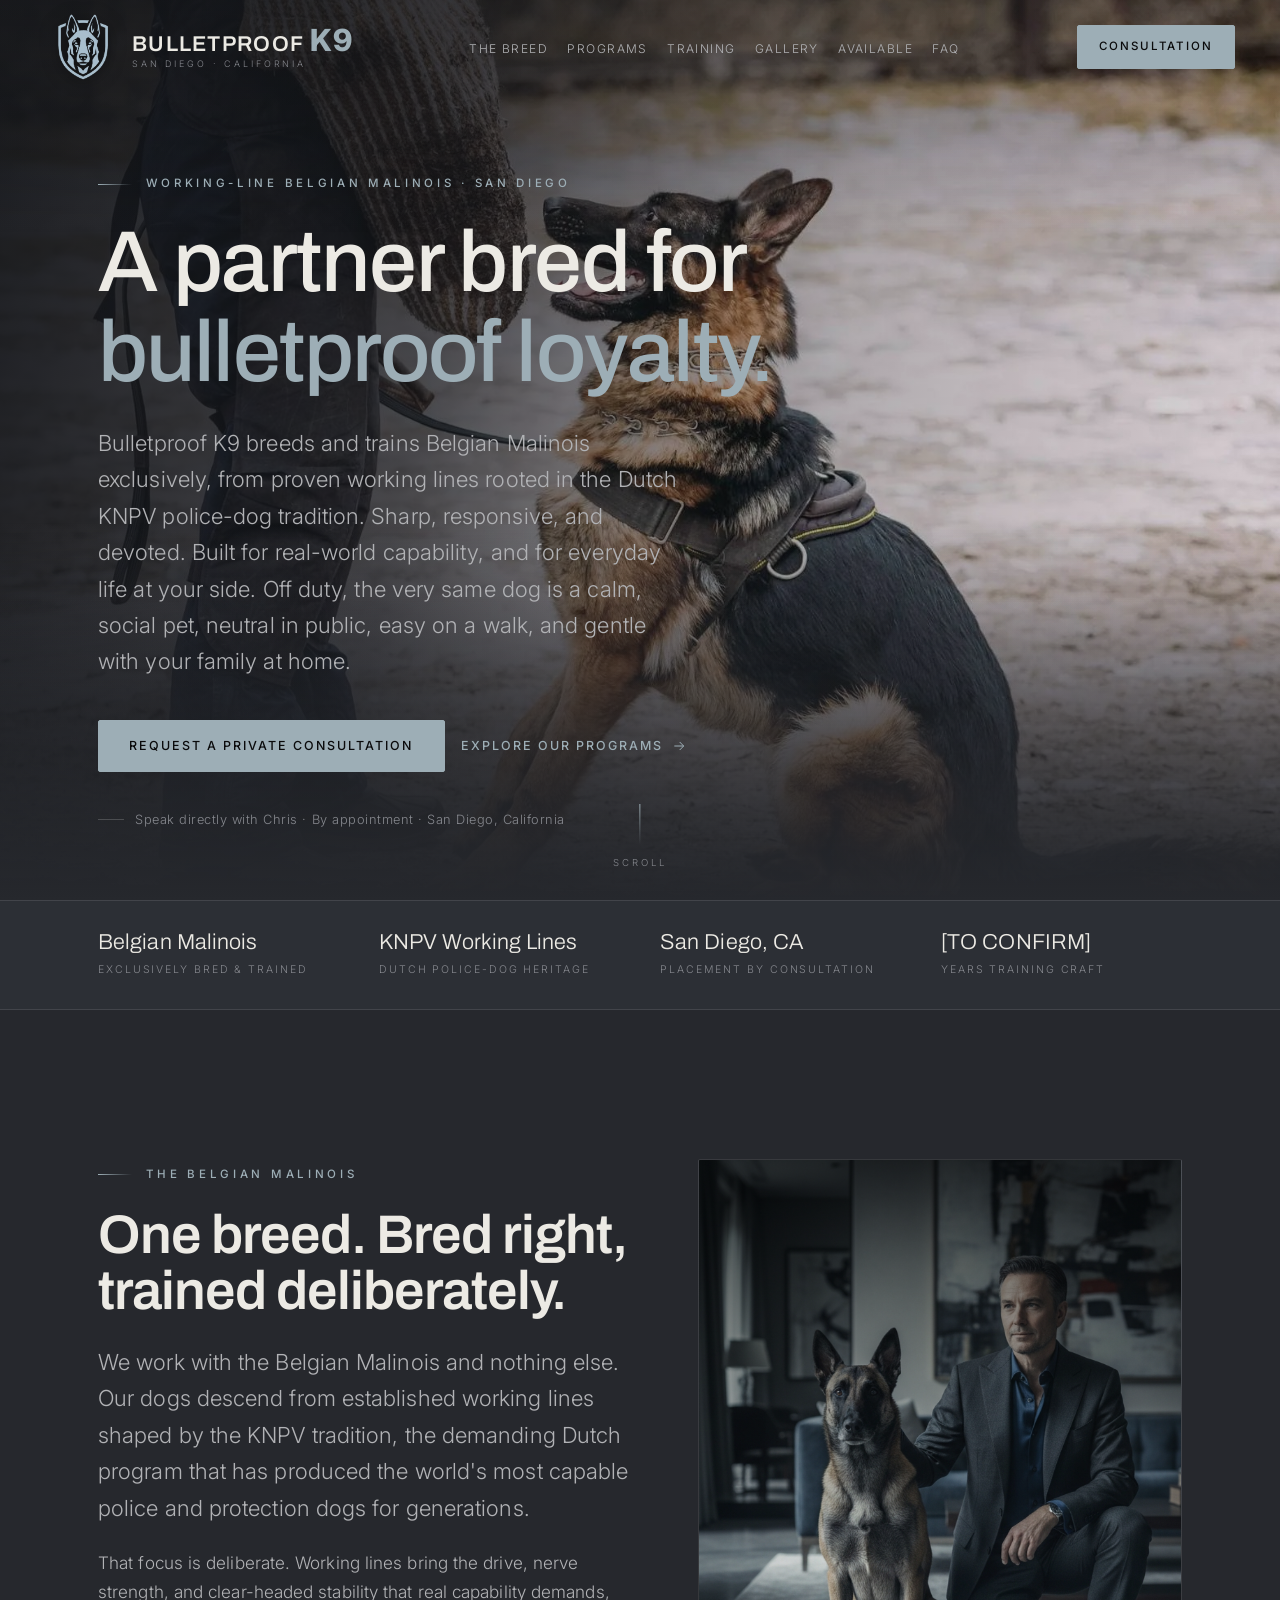
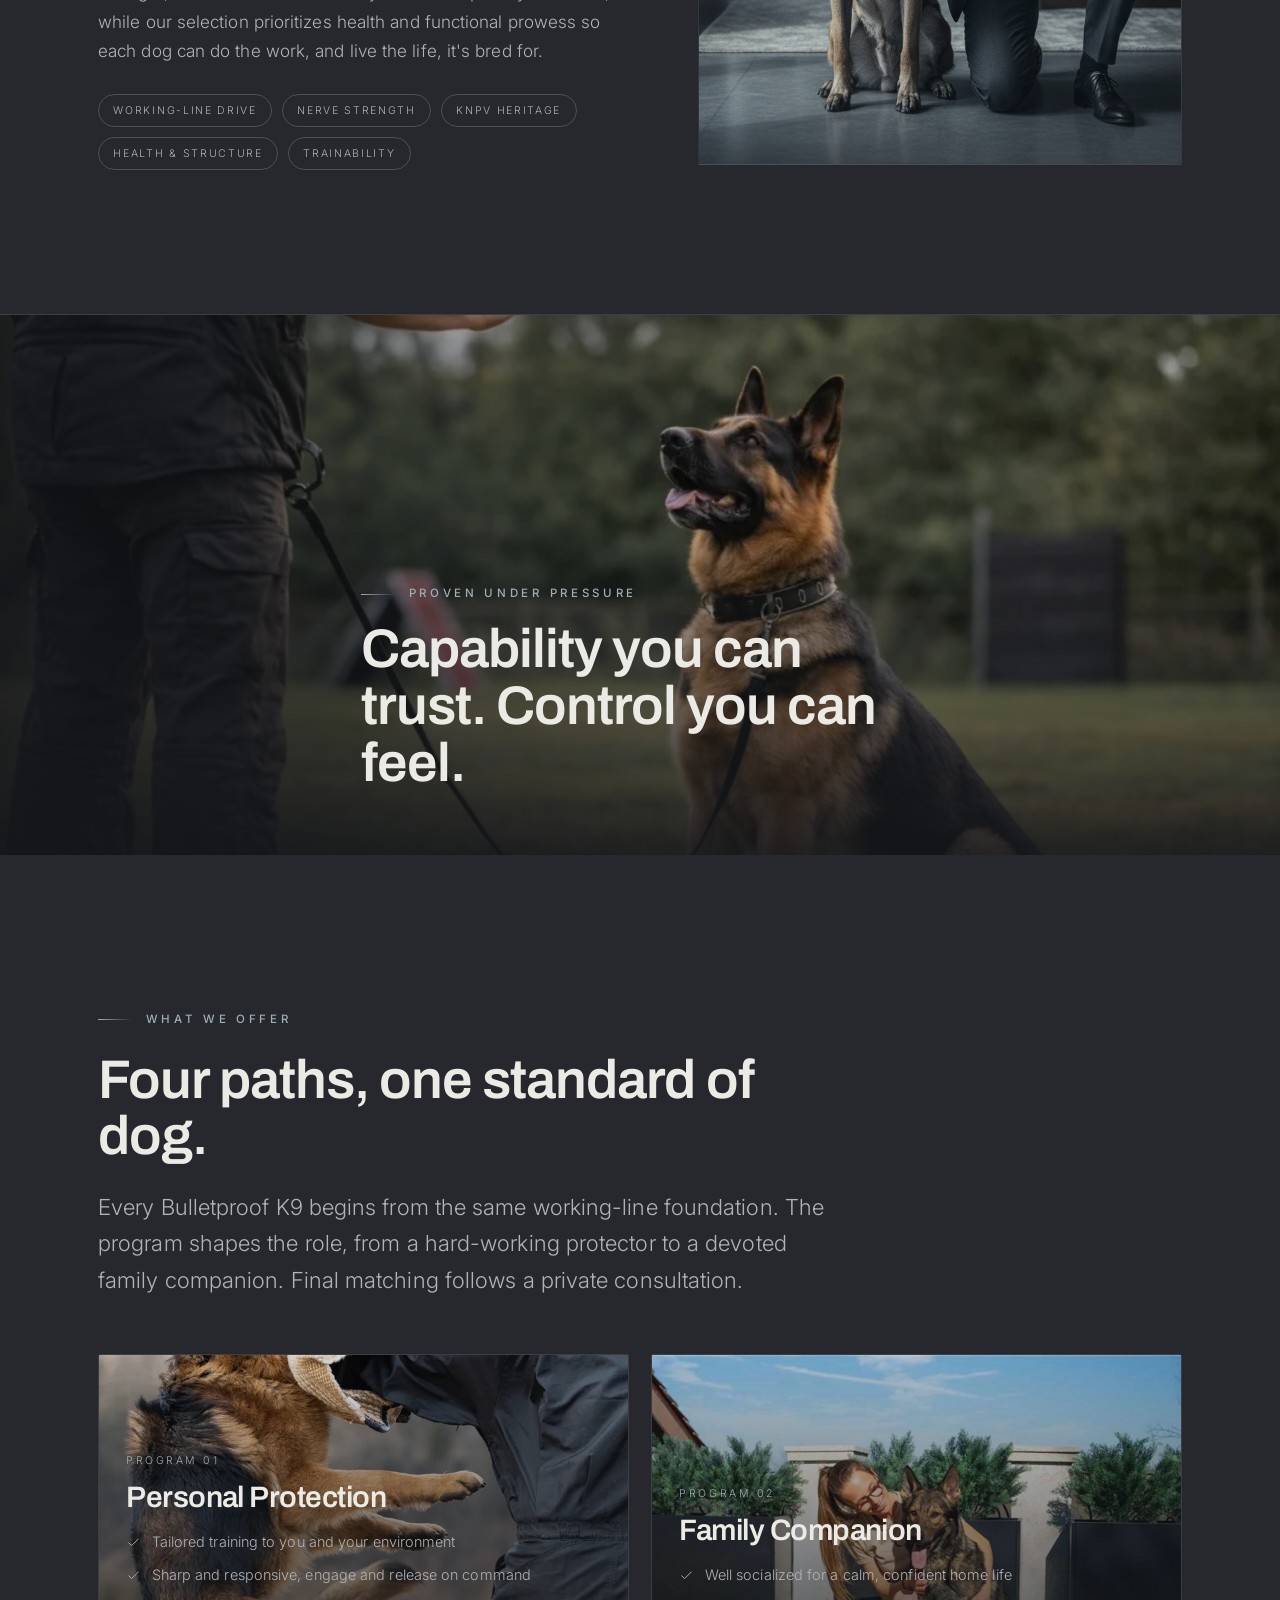
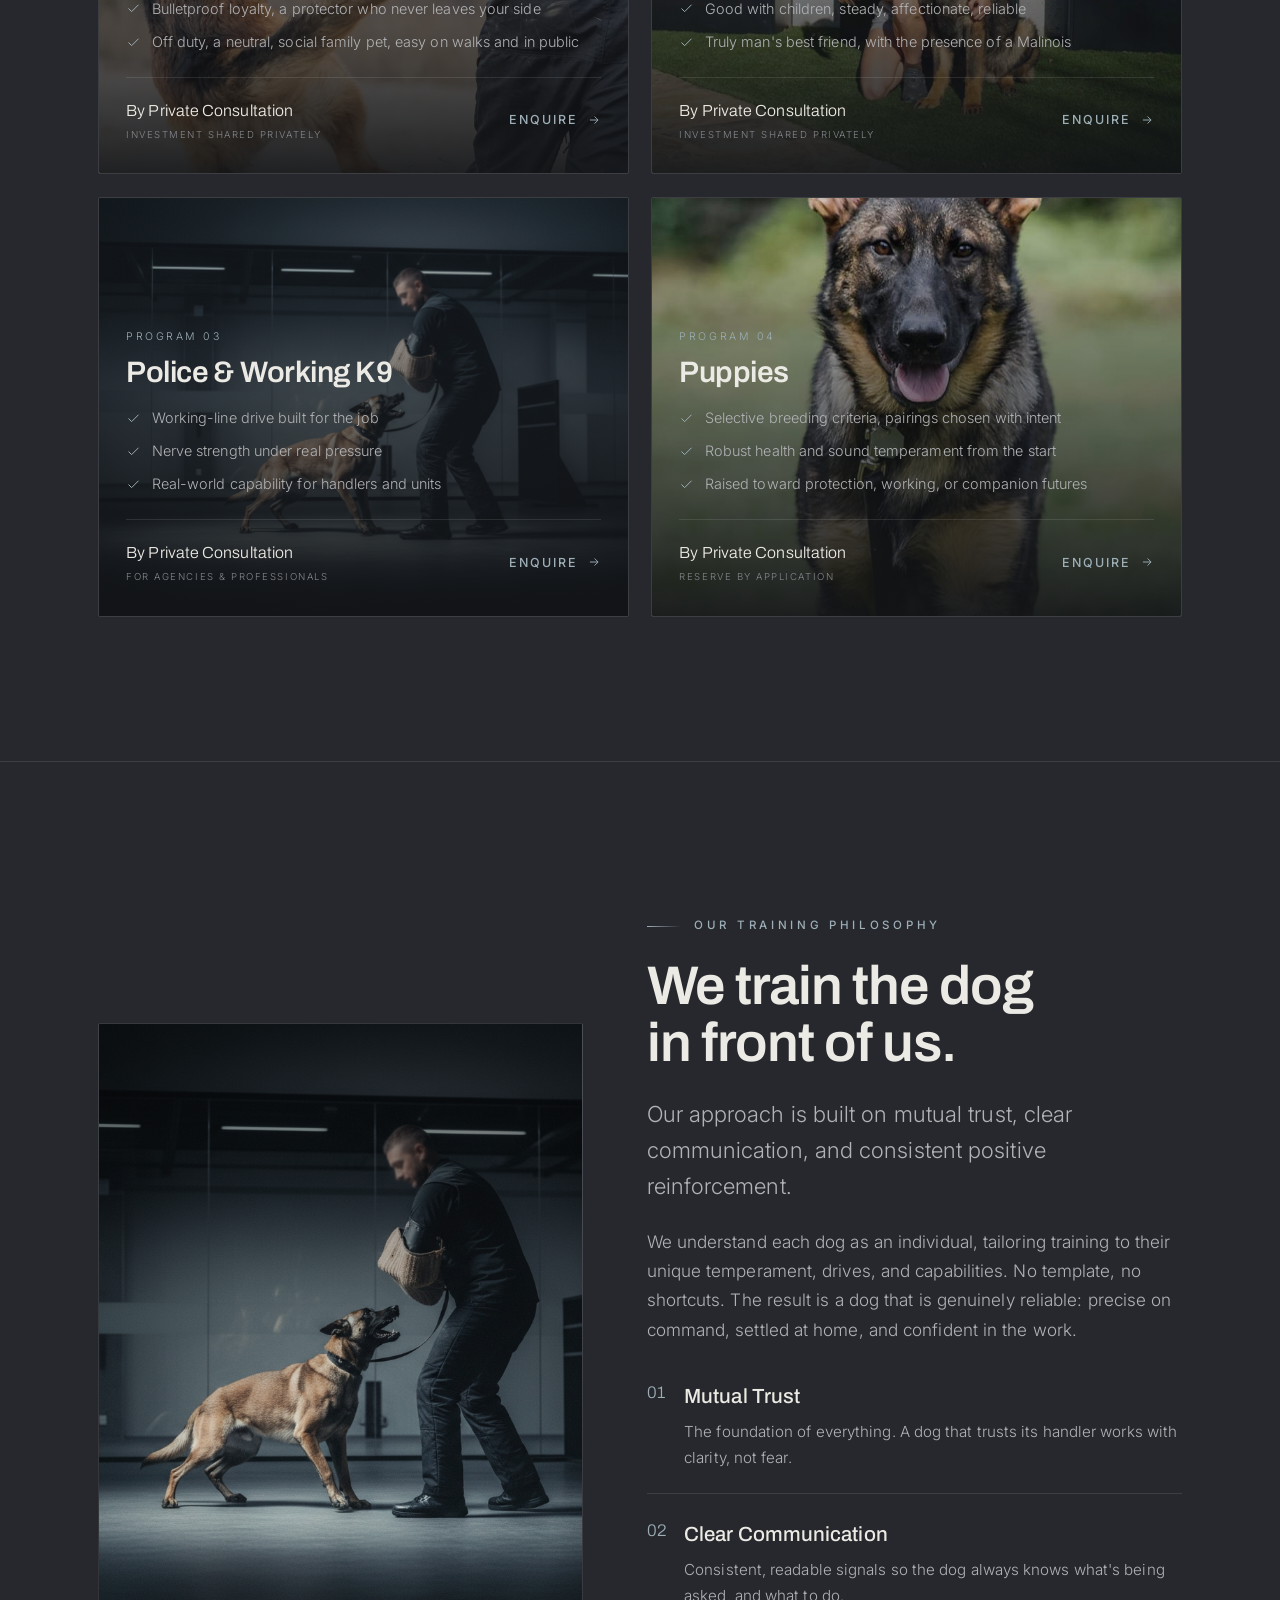
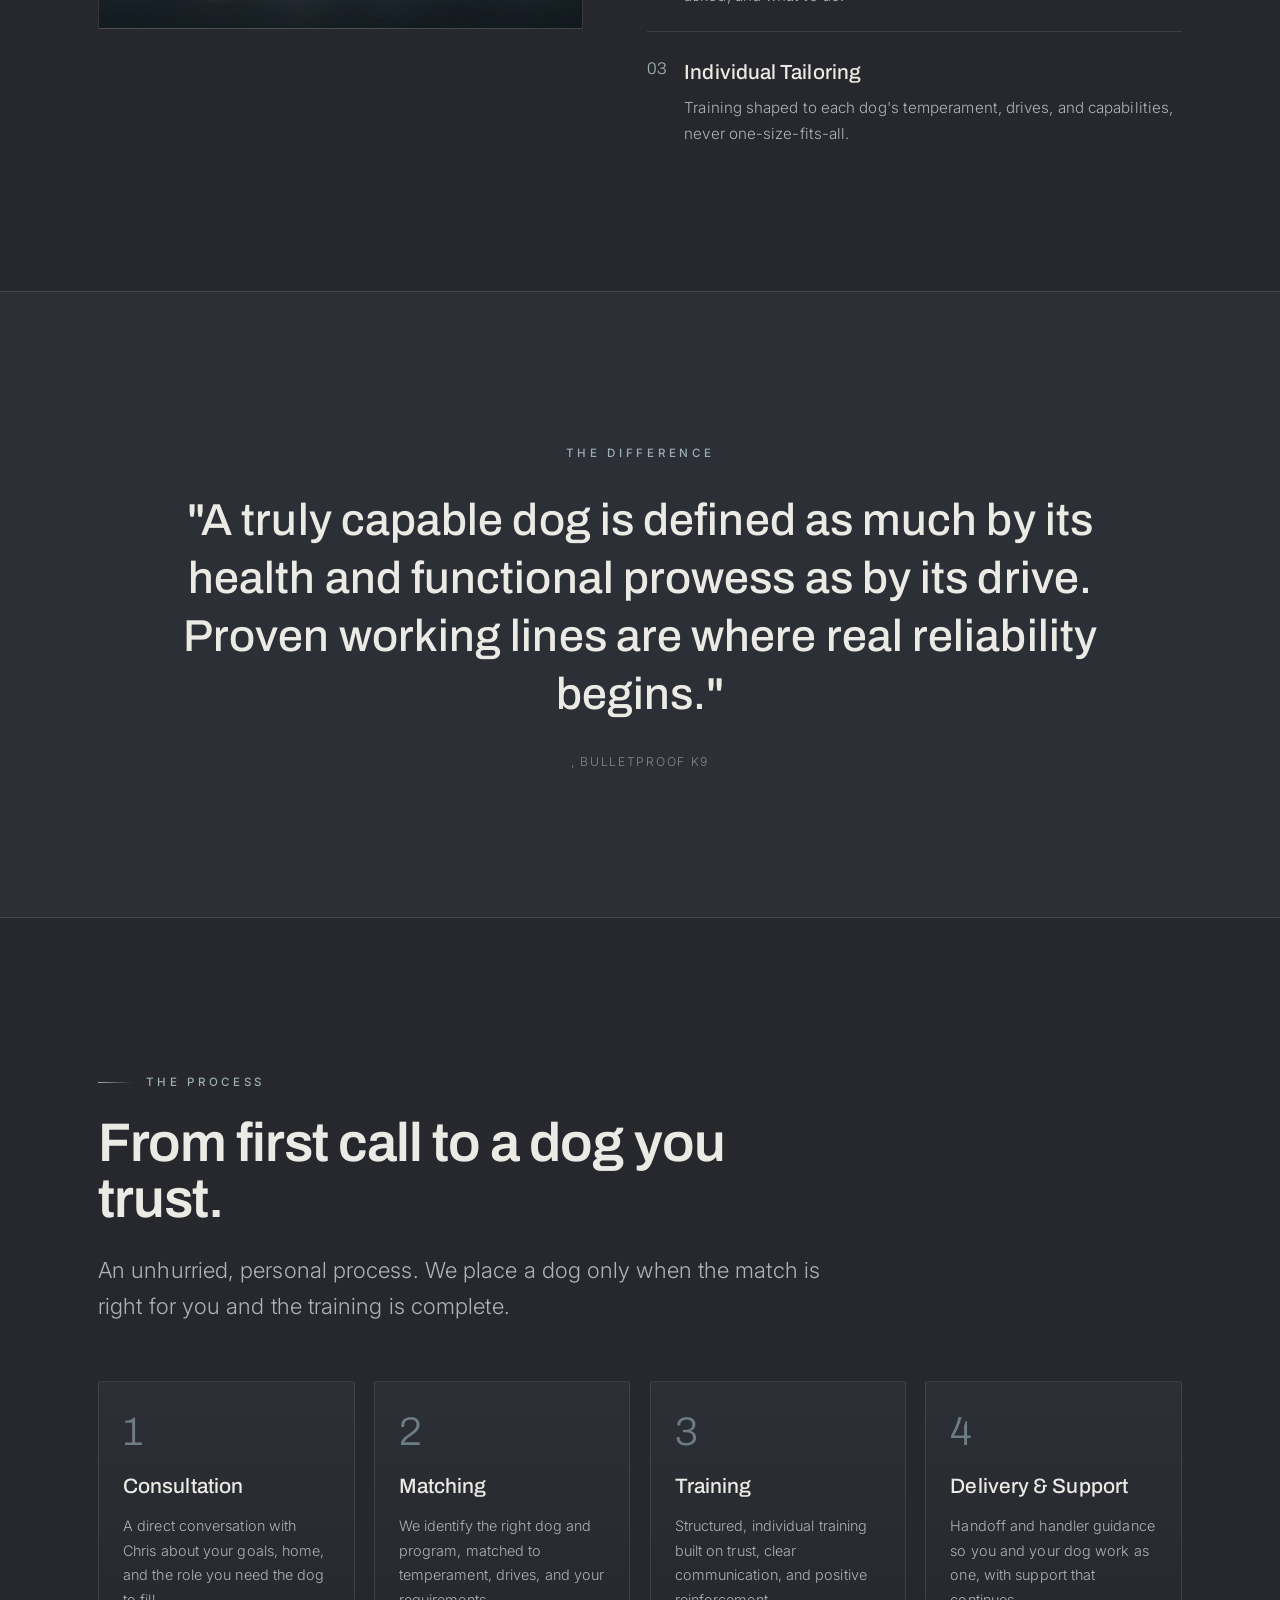
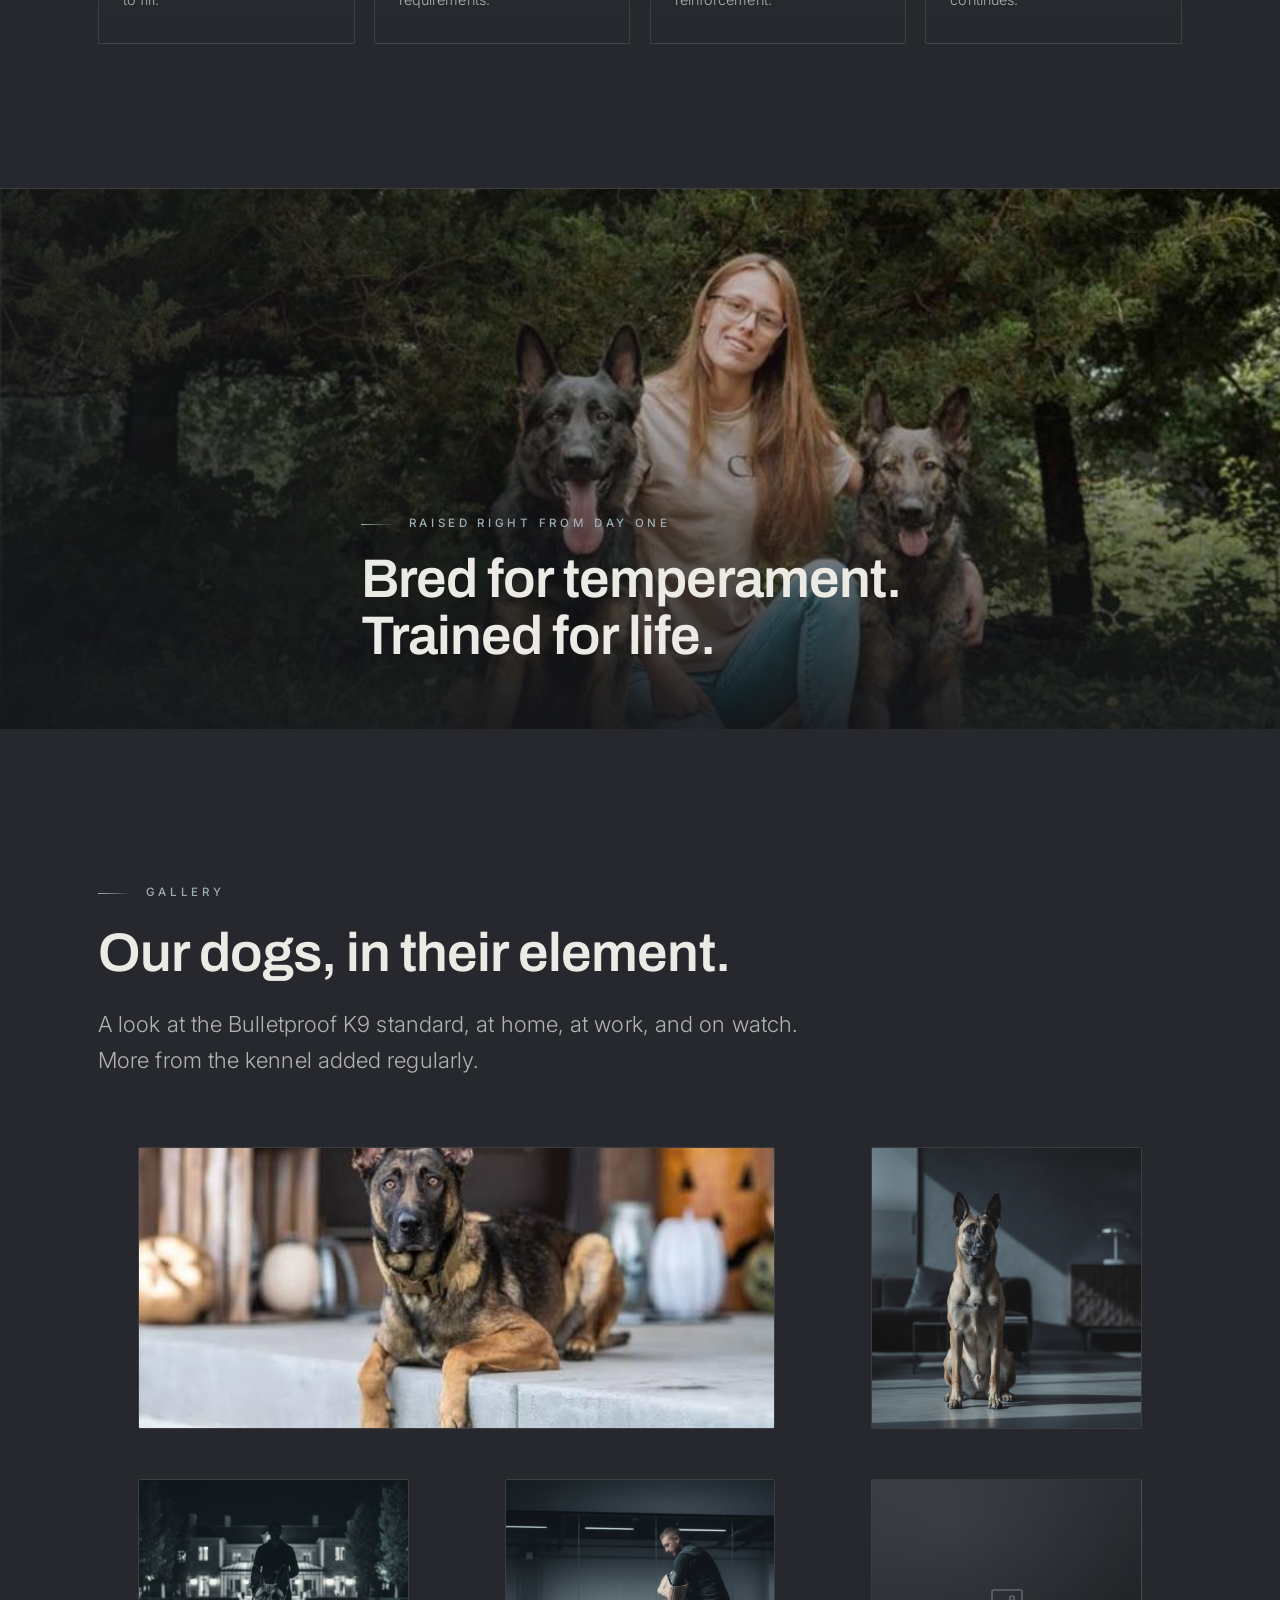
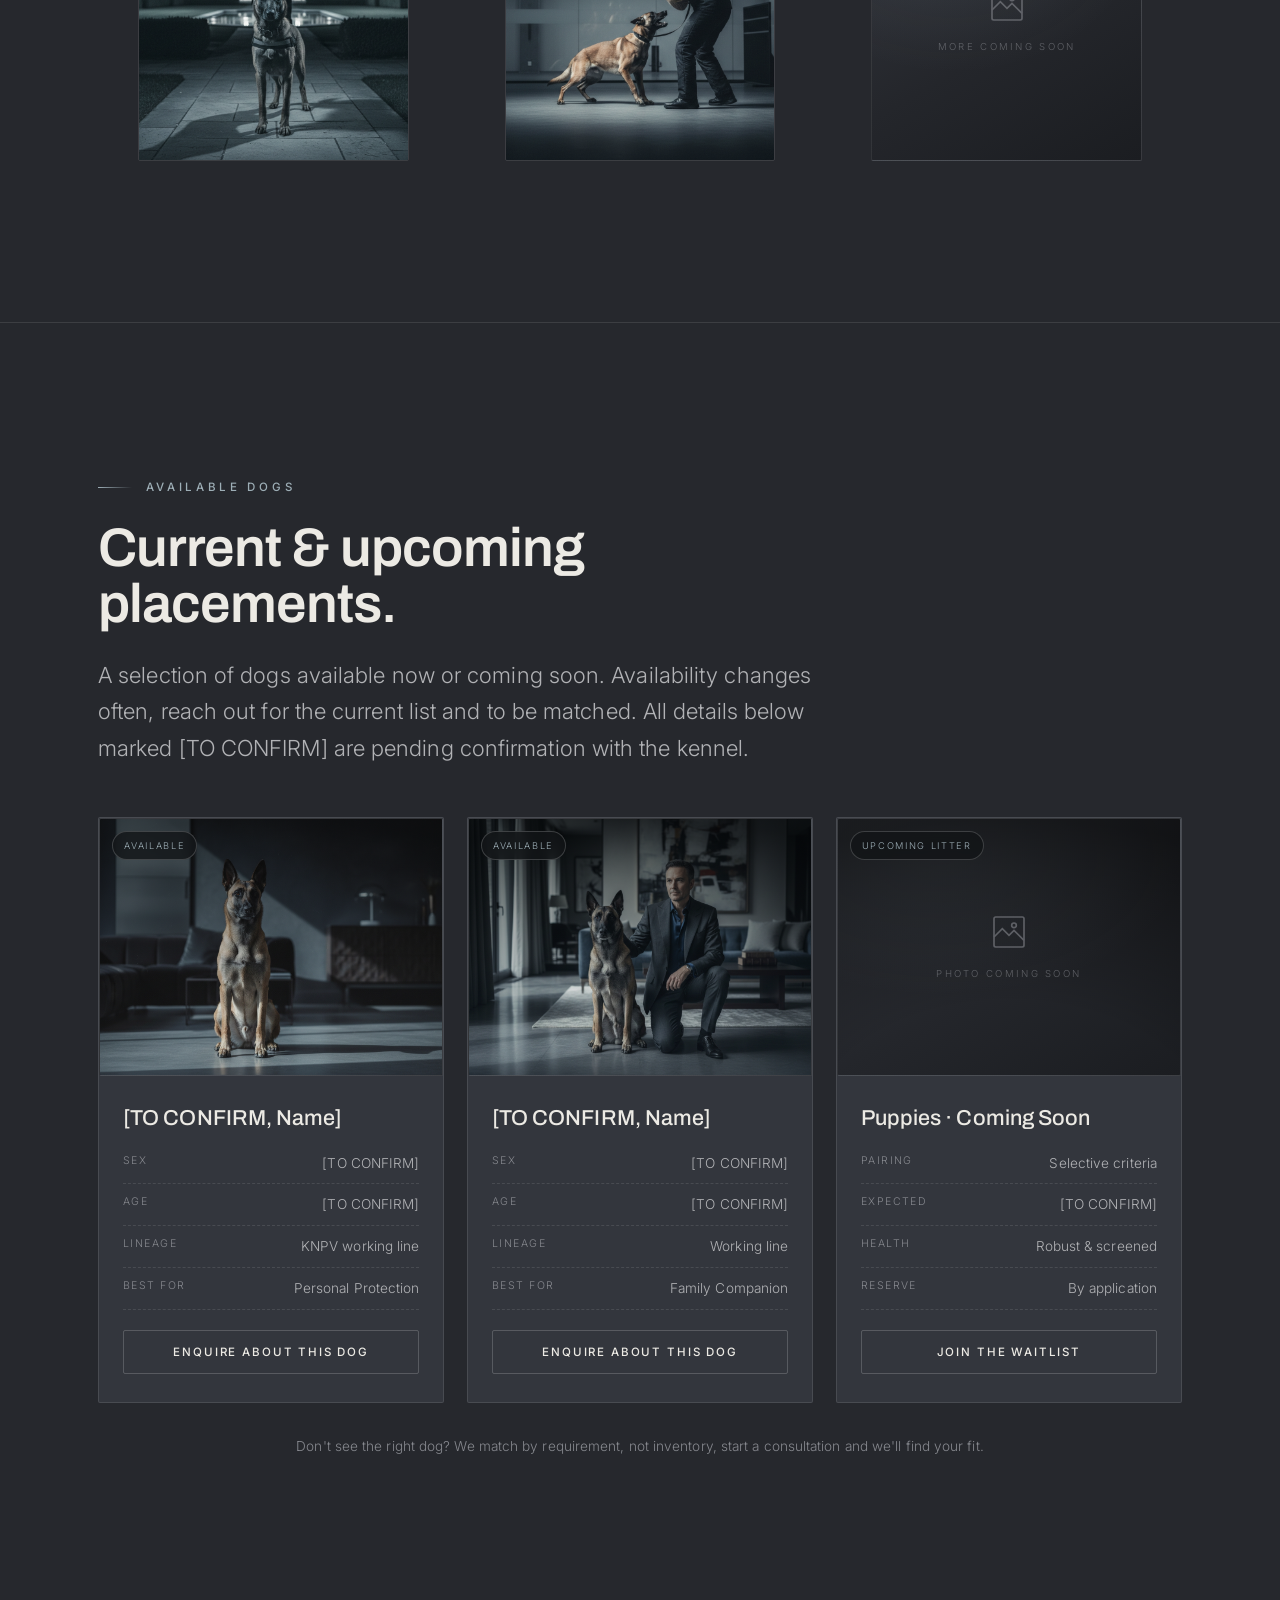
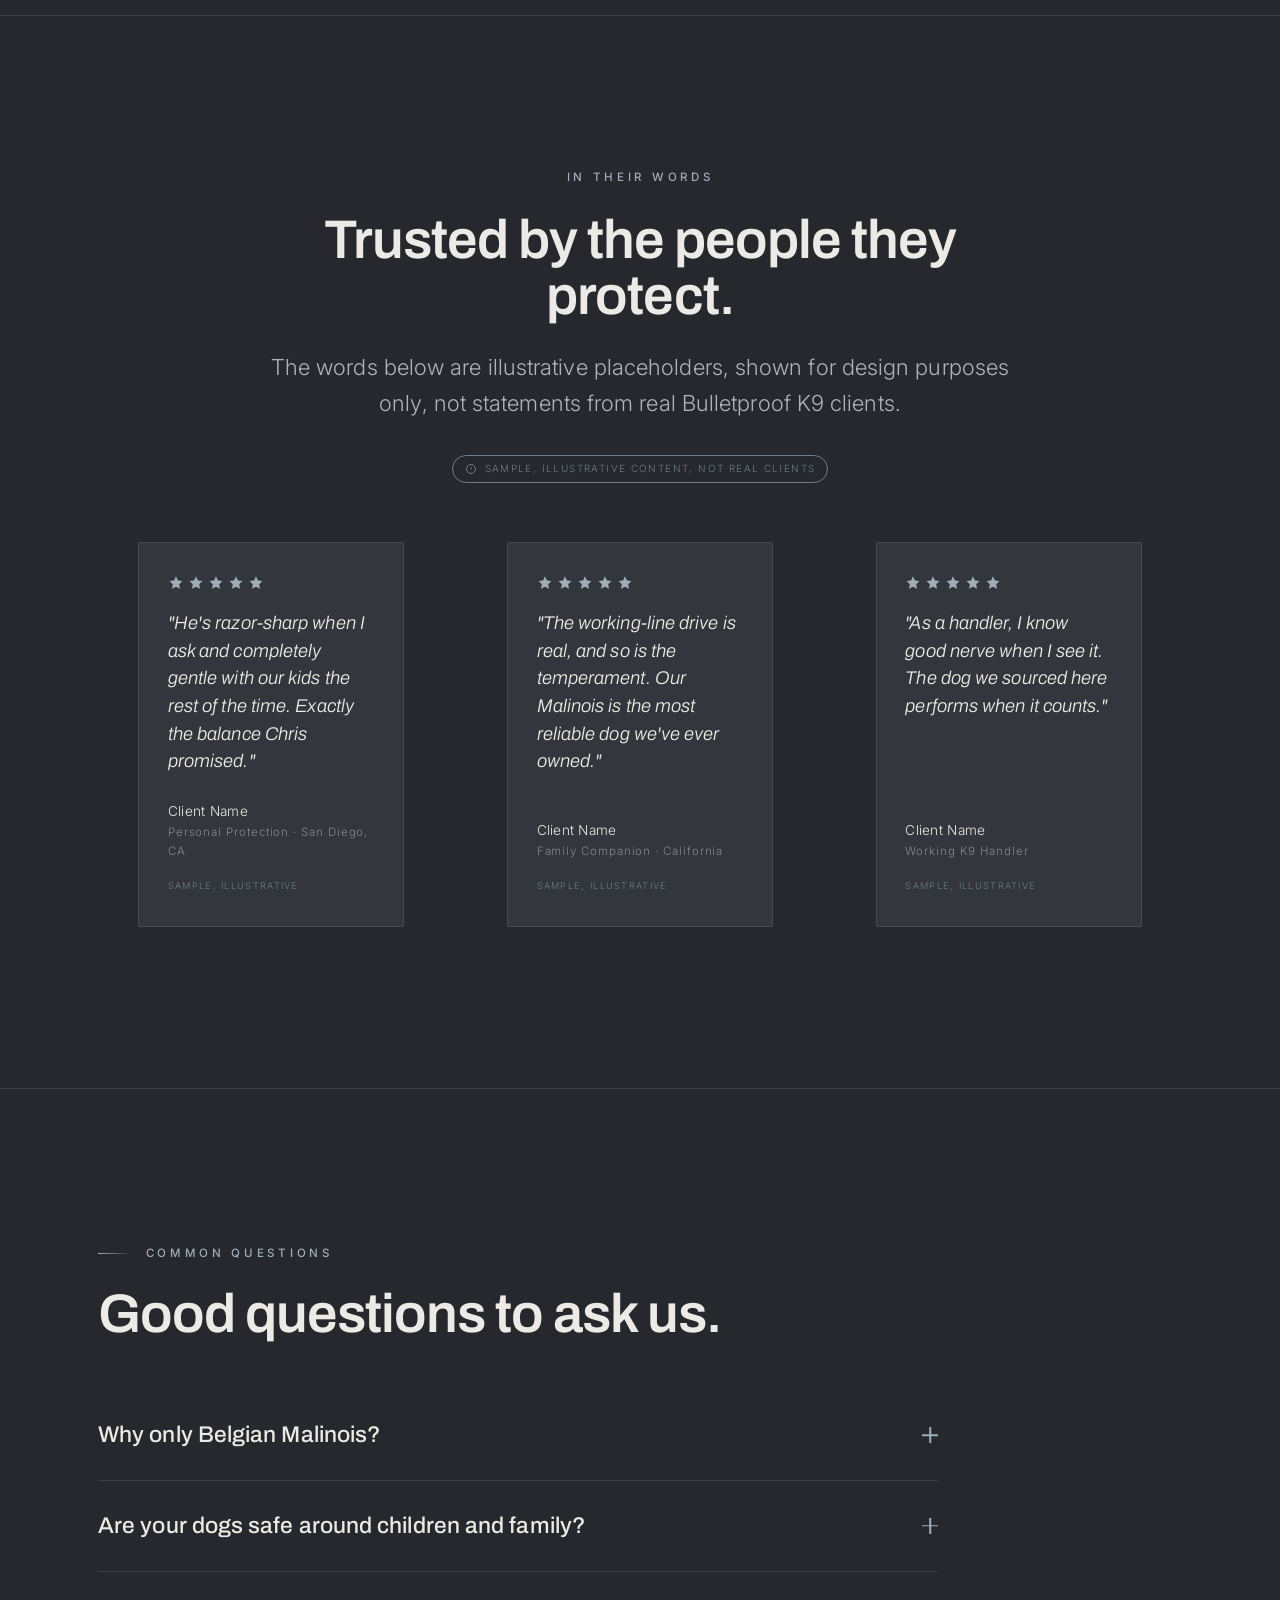
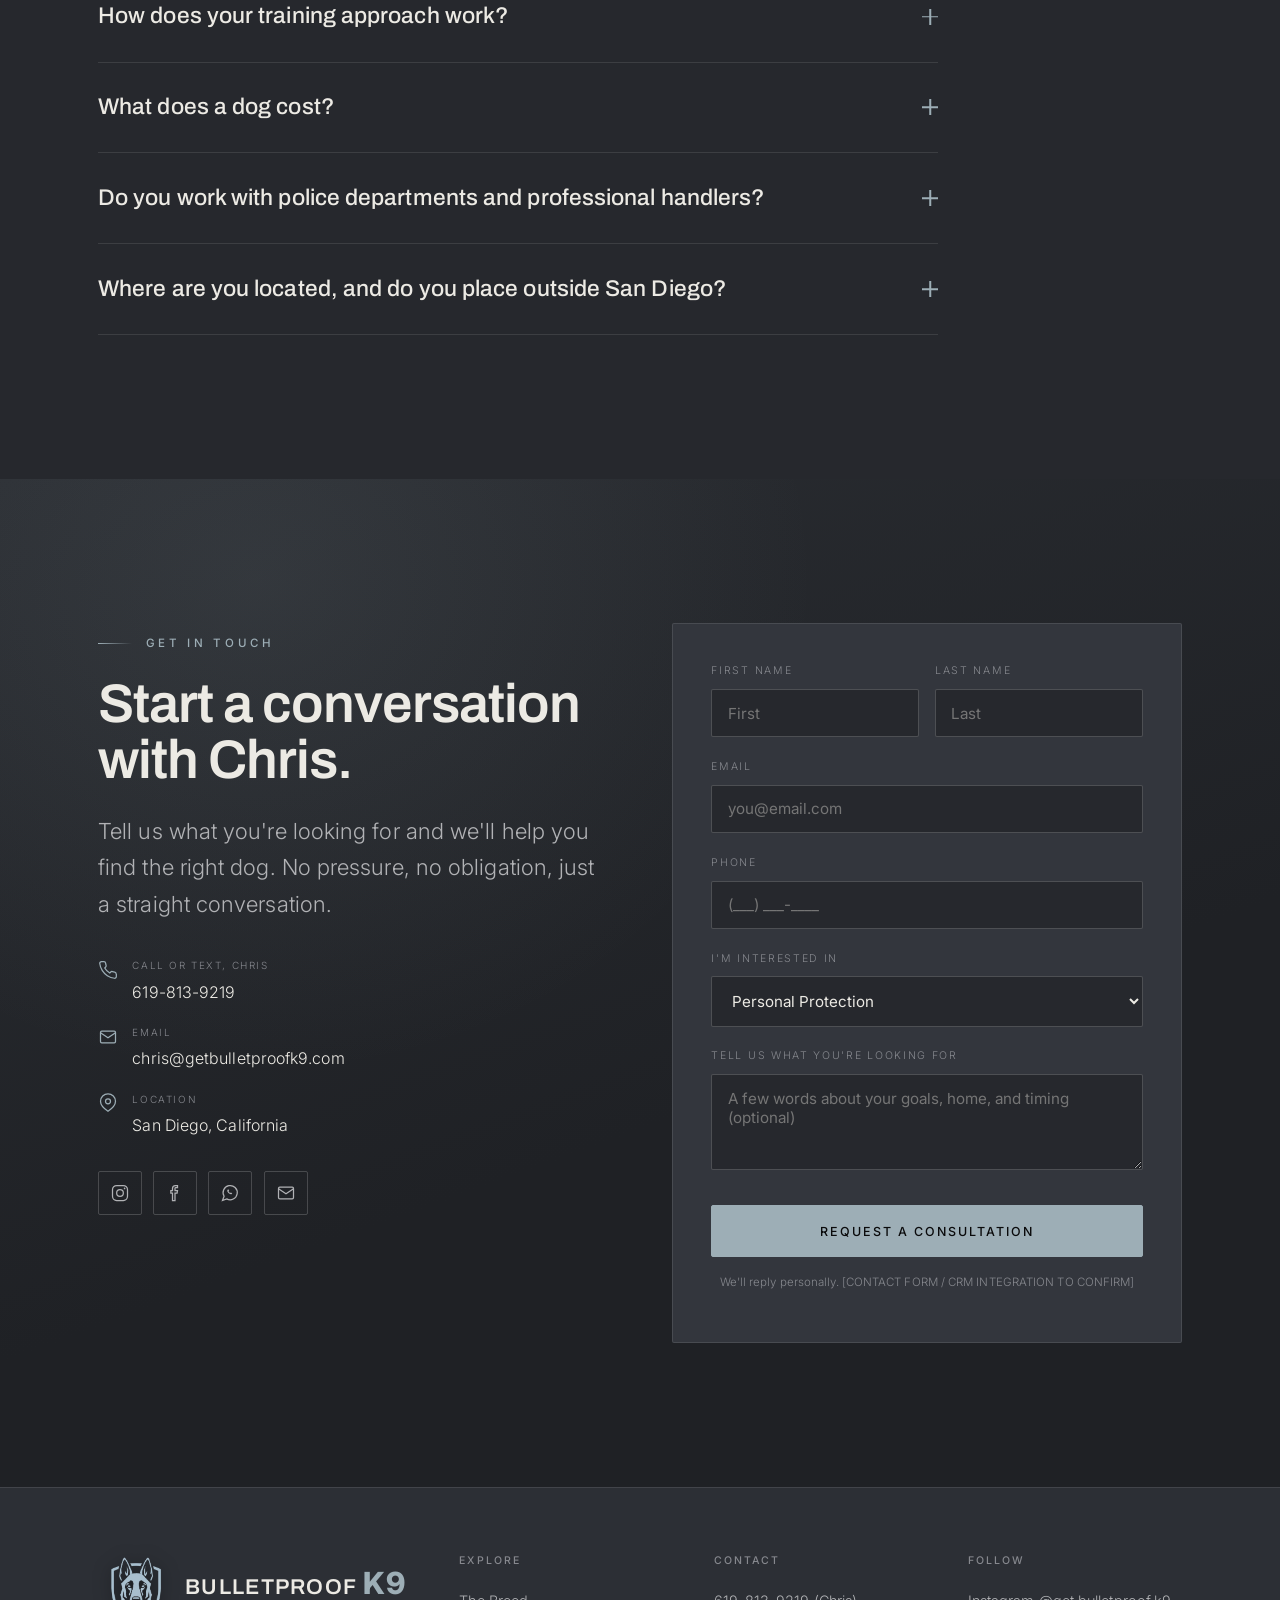
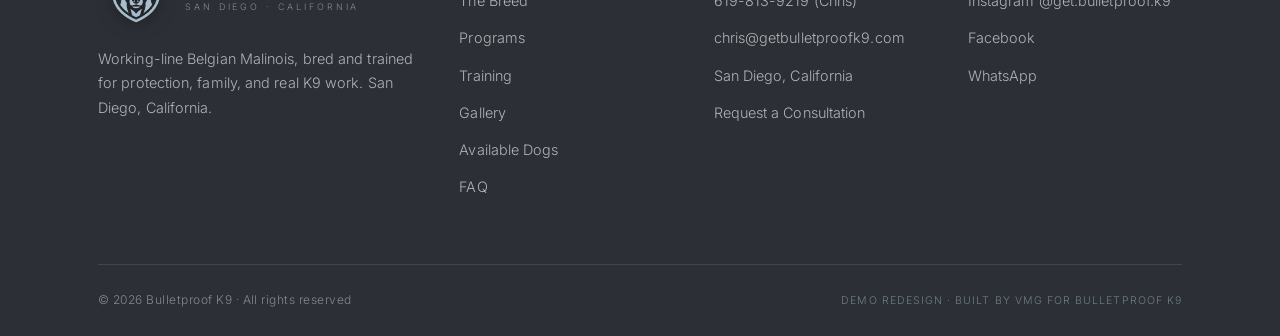
<file: index2.html>
<!DOCTYPE html>
<!--
  ============================================================================
  BULLETPROOF K9, Website redesign (demo/pitch build)
  Client: Bulletproof K9 · San Diego, California · getbulletproofk9.com
  Built by VMG (Vander Media Group).

  HONESTY MARKERS used throughout:
    [TO CONFIRM] ........ any metric/detail to be verified with the client
    "By Private Consultation" ... used in place of any invented price
    "Sample, illustrative" ..... testimonials are illustrative, not real clients
  Real, public client data (breed focus, offerings, philosophy, contact,
  socials) is used as fact. No numbers, prices, or client names are fabricated.
  ============================================================================
-->
<html lang="en">
<head>
<meta charset="UTF-8">
<meta name="viewport" content="width=device-width, initial-scale=1.0">
<link rel="preload" as="image" href="images/hero.jpg" fetchpriority="high">
<title>Bulletproof K9, Working-Line Belgian Malinois · San Diego</title>
<meta name="description" content="Bulletproof K9 breeds and trains working-line Belgian Malinois in San Diego, California, for personal protection, family companionship, and police & working K9 roles. By private consultation.">
<link rel="icon" type="image/png" href="logo/emblem-fav2.png">
<link rel="apple-touch-icon" href="logo/emblem-fav2.png">
<meta http-equiv="Cache-Control" content="no-cache, no-store, must-revalidate">
<meta http-equiv="Pragma" content="no-cache"><meta http-equiv="Expires" content="0">
<meta property="og:title" content="Bulletproof K9, Working-Line Belgian Malinois">
<meta property="og:description" content="Working-line Belgian Malinois for personal protection, family, and K9 work. San Diego, CA.">
<meta property="og:type" content="website">
<meta name="theme-color" content="#26282d">
<link rel="preconnect" href="https://fonts.googleapis.com">
<link rel="preconnect" href="https://fonts.gstatic.com" crossorigin>
<link href="https://fonts.googleapis.com/css2?family=Archivo:wght@400;500;600;700;800&family=Inter:wght@300;400;500;600&display=swap" rel="stylesheet">
<link rel="stylesheet" href="css/styles.css">
<style>.hero-img{background:linear-gradient(100deg, rgba(20,22,26,.96) 0%, rgba(20,22,26,.78) 34%, rgba(20,22,26,.34) 62%, rgba(20,22,26,.10) 100%),url("images/real-7.jpg") center 30%/cover no-repeat}</style>
</head>
<body id="top">

<!-- ========================= NAV ========================= -->
<header class="nav" id="nav">
  <div class="wrap nav-inner">
    <a class="brand" href="index.html" aria-label="Bulletproof K9, home">
      <img class="emblem" src="logo/emblem-mark2.png" alt="" width="32" height="40" aria-hidden="true">
      <span class="word">
        <b>BULLETPROOF <span class="k9">K9</span></b>
        <span>San Diego · California</span>
      </span>
    </a>

    <nav aria-label="Primary">
      <ul class="nav-links">
        <li><a href="breed.html">The Breed</a></li>
        <li><a href="programs.html">Programs</a></li>
        <li><a href="training.html">Training</a></li>
        <li><a href="gallery.html">Gallery</a></li>
        <li><a href="available.html">Available</a></li>
        <li><a href="index.html#faq">FAQ</a></li>
      </ul>
    </nav>

    <div class="nav-cta">
      <a class="nav-phone" href="tel:+16198139219" aria-label="Call Chris at 619-813-9219">
        <svg width="15" height="15" viewBox="0 0 24 24" fill="none" stroke="currentColor" stroke-width="1.6"><path d="M22 16.9v3a2 2 0 0 1-2.2 2 19.8 19.8 0 0 1-8.6-3.1 19.5 19.5 0 0 1-6-6A19.8 19.8 0 0 1 2.1 4.2 2 2 0 0 1 4.1 2h3a2 2 0 0 1 2 1.7c.1.9.3 1.8.6 2.6a2 2 0 0 1-.5 2.1L8.1 9.6a16 16 0 0 0 6 6l1.2-1.2a2 2 0 0 1 2.1-.5c.8.3 1.7.5 2.6.6a2 2 0 0 1 1.7 2Z"/></svg>
        619-813-9219
      </a>
      <a class="btn btn-primary btn-sm" href="contact.html" aria-label="Request a consultation">Consultation</a>
    </div>

    <button class="nav-toggle" id="navToggle" aria-label="Open menu" aria-expanded="false" aria-controls="mobileMenu">
      <span class="bars"><span></span><span></span><span></span></span>
    </button>
  </div>
</header>

<!-- mobile menu -->
<div class="mobile-menu" id="mobileMenu">
  <a class="m-link" href="breed.html">The Breed</a>
  <a class="m-link" href="programs.html">Programs</a>
  <a class="m-link" href="training.html">Training</a>
  <a class="m-link" href="gallery.html">Gallery</a>
  <a class="m-link" href="available.html">Available Dogs</a>
  <a class="m-link" href="index.html#faq">FAQ</a>
  <div class="m-foot">
    <a class="btn btn-primary" href="contact.html">Request a Consultation</a>
    <div class="m-contact">
      <a href="tel:+16198139219"><svg width="16" height="16" viewBox="0 0 24 24" fill="none" stroke="currentColor" stroke-width="1.6"><path d="M22 16.9v3a2 2 0 0 1-2.2 2 19.8 19.8 0 0 1-8.6-3.1 19.5 19.5 0 0 1-6-6A19.8 19.8 0 0 1 2.1 4.2 2 2 0 0 1 4.1 2h3a2 2 0 0 1 2 1.7c.1.9.3 1.8.6 2.6a2 2 0 0 1-.5 2.1L8.1 9.6a16 16 0 0 0 6 6l1.2-1.2a2 2 0 0 1 2.1-.5c.8.3 1.7.5 2.6.6a2 2 0 0 1 1.7 2Z"/></svg>619-813-9219</a>
      <a href="mailto:chris@getbulletproofk9.com"><svg width="16" height="16" viewBox="0 0 24 24" fill="none" stroke="currentColor" stroke-width="1.6"><rect x="3" y="5" width="18" height="14" rx="1.5"/><path d="M3 7l9 6 9-6"/></svg>chris@getbulletproofk9.com</a>
    </div>
  </div>
</div>

<!-- ========================= HERO ========================= -->
<main>
<section class="hero" id="hero">
  <div class="hero-bg" id="heroBg" aria-hidden="true"><div class="hero-img"></div></div>
  <div class="wrap hero-inner">
    <div class="hero-content reveal">
      <span class="eyebrow">Working-Line Belgian Malinois · San Diego</span>
      <h1 class="display">A partner bred for<br><em>bulletproof loyalty.</em></h1>
      <p class="lede">Bulletproof K9 breeds and trains Belgian Malinois exclusively, from proven working lines rooted in the Dutch KNPV police-dog tradition. Sharp, responsive, and devoted. Built for real-world capability, and for everyday life at your side. Off duty, the very same dog is a calm, social pet, neutral in public, easy on a walk, and gentle with your family at home.</p>
      <div class="hero-actions">
        <a class="btn btn-primary" href="contact.html">Request a Private Consultation</a>
        <a class="link-arrow" href="programs.html">Explore our programs
          <svg width="16" height="16" viewBox="0 0 24 24" fill="none" stroke="currentColor" stroke-width="1.5"><path d="M5 12h14M13 6l6 6-6 6"/></svg>
        </a>
      </div>
      <div class="hero-note">
        <span class="rule"></span>
        Speak directly with Chris · By appointment · San Diego, California
      </div>
    </div>
  </div>
  <div class="scroll-cue" aria-hidden="true"><span class="bar"></span>Scroll</div>
</section>

<!-- ========================= TRUST STRIP ========================= -->
<section class="strip" aria-label="At a glance">
  <div class="wrap strip-inner">
    <div class="strip-item reveal"><span class="k">Belgian Malinois</span><span class="v">Exclusively bred &amp; trained</span></div>
    <div class="strip-item reveal"><span class="k">KNPV Working Lines</span><span class="v">Dutch police-dog heritage</span></div>
    <div class="strip-item reveal"><span class="k">San Diego, CA</span><span class="v">Placement by consultation</span></div>
    <div class="strip-item reveal"><span class="k confirm">[TO CONFIRM]</span><span class="v">Years training craft</span></div>
  </div>
</section>

<!-- ========================= THE BREED ========================= -->
<section class="section-pad" id="breed">
  <div class="wrap">
    <div class="split">
      <div class="reveal">
        <span class="eyebrow">The Belgian Malinois</span>
        <h2 class="h2" style="margin-top:1.4rem">One breed. Bred right,<br>trained deliberately.</h2>
        <p class="lede" style="margin-top:1.5rem">We work with the Belgian Malinois and nothing else. Our dogs descend from established working lines shaped by the KNPV tradition, the demanding Dutch program that has produced the world's most capable police and protection dogs for generations.</p>
        <p style="margin-top:1.2rem; color:var(--ink-soft)">That focus is deliberate. Working lines bring the drive, nerve strength, and clear-headed stability that real capability demands, while our selection prioritizes health and functional prowess so each dog can do the work, and live the life, it's bred for.</p>
        <div class="chips" aria-label="Breed hallmarks">
          <span class="chip">Working-line drive</span>
          <span class="chip">Nerve strength</span>
          <span class="chip">KNPV heritage</span>
          <span class="chip">Health &amp; structure</span>
          <span class="chip">Trainability</span>
        </div>
      </div>
      <div class="media img-ph reveal">
        <img class="cover" src="images/standard.jpg" alt="A composed Belgian Malinois seated beside its owner in a refined home interior">
      </div>
    </div>
  </div>
</section>

<hr class="divider">

<!-- ========================= IMAGE BAND ========================= -->
<section class="reveal" aria-label="Trained for the real world" style="position:relative;height:min(60vh,540px);display:flex;align-items:flex-end;overflow:hidden;background:linear-gradient(90deg,rgba(20,22,26,.8),rgba(20,22,26,.25) 55%,rgba(20,22,26,0)),linear-gradient(rgba(20,22,26,0) 40%,rgba(20,22,26,.9)),url('images/real-6.jpg') center 40%/cover no-repeat;">
  <div class="wrap" style="padding-bottom:clamp(2.2rem,5vw,4rem)">
    <span class="eyebrow">Proven under pressure</span>
    <h2 class="h2" style="max-width:18ch;margin-top:1.1rem">Capability you can trust. Control you can feel.</h2>
  </div>
</section>

<!-- ========================= PROGRAMS ========================= -->
<section class="section-pad" id="programs">
  <div class="wrap">
    <div class="sec-head reveal">
      <span class="eyebrow">What We Offer</span>
      <h2 class="h2">Four paths, one standard of dog.</h2>
      <p class="lede">Every Bulletproof K9 begins from the same working-line foundation. The program shapes the role, from a hard-working protector to a devoted family companion. Final matching follows a private consultation.</p>
    </div>

    <div class="programs">
      <!-- Personal Protection -->
      <article class="prog reveal">
        <div class="media"><img src="images/real-8.jpg" alt="A protection dog in a controlled engagement drill"></div>
        <div class="scrim" aria-hidden="true"></div>
        <div class="body">
          <span class="rank">Program 01</span>
          <h3 class="h3">Personal Protection</h3>
          <ul>
            <li><svg width="15" height="15" viewBox="0 0 24 24" fill="none" stroke="currentColor" stroke-width="1.6"><path d="M20 6L9 17l-5-5"/></svg>Tailored training to you and your environment</li>
            <li><svg width="15" height="15" viewBox="0 0 24 24" fill="none" stroke="currentColor" stroke-width="1.6"><path d="M20 6L9 17l-5-5"/></svg>Sharp and responsive, engage and release on command</li>
            <li><svg width="15" height="15" viewBox="0 0 24 24" fill="none" stroke="currentColor" stroke-width="1.6"><path d="M20 6L9 17l-5-5"/></svg>Bulletproof loyalty, a protector who never leaves your side</li>
            <li><svg width="15" height="15" viewBox="0 0 24 24" fill="none" stroke="currentColor" stroke-width="1.6"><path d="M20 6L9 17l-5-5"/></svg>Off duty, a neutral, social family pet, easy on walks and in public</li>
          </ul>
          <div class="foot">
            <span class="price">By Private Consultation<small>Investment shared privately</small></span>
            <a class="link-arrow" href="contact.html">Enquire
              <svg width="14" height="14" viewBox="0 0 24 24" fill="none" stroke="currentColor" stroke-width="1.6"><path d="M5 12h14M13 6l6 6-6 6"/></svg>
            </a>
          </div>
        </div>
      </article>

      <!-- Family Companion -->
      <article class="prog reveal">
        <div class="media"><img src="images/real-calm.jpg" alt="A calm shepherd relaxed beside its owner at home"></div>
        <div class="scrim" aria-hidden="true"></div>
        <div class="body">
          <span class="rank">Program 02</span>
          <h3 class="h3">Family Companion</h3>
          <ul>
            <li><svg width="15" height="15" viewBox="0 0 24 24" fill="none" stroke="currentColor" stroke-width="1.6"><path d="M20 6L9 17l-5-5"/></svg>Well socialized for a calm, confident home life</li>
            <li><svg width="15" height="15" viewBox="0 0 24 24" fill="none" stroke="currentColor" stroke-width="1.6"><path d="M20 6L9 17l-5-5"/></svg>Good with children, steady, affectionate, reliable</li>
            <li><svg width="15" height="15" viewBox="0 0 24 24" fill="none" stroke="currentColor" stroke-width="1.6"><path d="M20 6L9 17l-5-5"/></svg>Truly man's best friend, with the presence of a Malinois</li>
          </ul>
          <div class="foot">
            <span class="price">By Private Consultation<small>Investment shared privately</small></span>
            <a class="link-arrow" href="contact.html">Enquire
              <svg width="14" height="14" viewBox="0 0 24 24" fill="none" stroke="currentColor" stroke-width="1.6"><path d="M5 12h14M13 6l6 6-6 6"/></svg>
            </a>
          </div>
        </div>
      </article>

      <!-- Police & Working K9 -->
      <article class="prog reveal">
        <div class="media"><img src="images/tier2.jpg" alt="A Belgian Malinois in a controlled engagement drill with a decoy"></div>
        <div class="scrim" aria-hidden="true"></div>
        <div class="body">
          <span class="rank">Program 03</span>
          <h3 class="h3">Police &amp; Working K9</h3>
          <ul>
            <li><svg width="15" height="15" viewBox="0 0 24 24" fill="none" stroke="currentColor" stroke-width="1.6"><path d="M20 6L9 17l-5-5"/></svg>Working-line drive built for the job</li>
            <li><svg width="15" height="15" viewBox="0 0 24 24" fill="none" stroke="currentColor" stroke-width="1.6"><path d="M20 6L9 17l-5-5"/></svg>Nerve strength under real pressure</li>
            <li><svg width="15" height="15" viewBox="0 0 24 24" fill="none" stroke="currentColor" stroke-width="1.6"><path d="M20 6L9 17l-5-5"/></svg>Real-world capability for handlers and units</li>
          </ul>
          <div class="foot">
            <span class="price">By Private Consultation<small>For agencies &amp; professionals</small></span>
            <a class="link-arrow" href="contact.html">Enquire
              <svg width="14" height="14" viewBox="0 0 24 24" fill="none" stroke="currentColor" stroke-width="1.6"><path d="M5 12h14M13 6l6 6-6 6"/></svg>
            </a>
          </div>
        </div>
      </article>

      <!-- Puppies -->
      <article class="prog reveal">
        <div class="media"><img src="images/real-portrait.jpg" alt="A young shepherd, friendly and composed"></div>
        <div class="scrim" aria-hidden="true"></div>
        <div class="body">
          <span class="rank">Program 04</span>
          <h3 class="h3">Puppies</h3>
          <ul>
            <li><svg width="15" height="15" viewBox="0 0 24 24" fill="none" stroke="currentColor" stroke-width="1.6"><path d="M20 6L9 17l-5-5"/></svg>Selective breeding criteria, pairings chosen with intent</li>
            <li><svg width="15" height="15" viewBox="0 0 24 24" fill="none" stroke="currentColor" stroke-width="1.6"><path d="M20 6L9 17l-5-5"/></svg>Robust health and sound temperament from the start</li>
            <li><svg width="15" height="15" viewBox="0 0 24 24" fill="none" stroke="currentColor" stroke-width="1.6"><path d="M20 6L9 17l-5-5"/></svg>Raised toward protection, working, or companion futures</li>
          </ul>
          <div class="foot">
            <span class="price">By Private Consultation<small>Reserve by application</small></span>
            <a class="link-arrow" href="contact.html">Enquire
              <svg width="14" height="14" viewBox="0 0 24 24" fill="none" stroke="currentColor" stroke-width="1.6"><path d="M5 12h14M13 6l6 6-6 6"/></svg>
            </a>
          </div>
        </div>
      </article>
    </div>
  </div>
</section>

<hr class="divider">

<!-- ========================= TRAINING PHILOSOPHY ========================= -->
<section class="section-pad" id="training">
  <div class="wrap">
    <div class="split rev">
      <div class="media img-ph reveal">
        <img class="cover" src="images/tier2.jpg" alt="A trainer working a Belgian Malinois through a focused drill">
      </div>
      <div class="reveal">
        <span class="eyebrow">Our Training Philosophy</span>
        <h2 class="h2" style="margin-top:1.4rem">We train the dog<br>in front of us.</h2>
        <p class="lede" style="margin-top:1.5rem">Our approach is built on mutual trust, clear communication, and consistent positive reinforcement.</p>
        <p style="margin-top:1.2rem; color:var(--ink-soft)">We understand each dog as an individual, tailoring training to their unique temperament, drives, and capabilities. No template, no shortcuts. The result is a dog that is genuinely reliable: precise on command, settled at home, and confident in the work.</p>
        <ul class="value-list">
          <li>
            <span class="n">01</span>
            <div><h4>Mutual Trust</h4><p>The foundation of everything. A dog that trusts its handler works with clarity, not fear.</p></div>
          </li>
          <li>
            <span class="n">02</span>
            <div><h4>Clear Communication</h4><p>Consistent, readable signals so the dog always knows what's being asked, and what to do.</p></div>
          </li>
          <li>
            <span class="n">03</span>
            <div><h4>Individual Tailoring</h4><p>Training shaped to each dog's temperament, drives, and capabilities, never one-size-fits-all.</p></div>
          </li>
        </ul>
      </div>
    </div>
  </div>
</section>

<!-- ========================= QUOTE BAND ========================= -->
<section class="quote-band section-pad">
  <div class="wrap reveal" style="text-align:center">
    <span class="eyebrow center">The Difference</span>
    <blockquote style="margin-top:1.6rem">
      <span class="serif-quote">"A truly capable dog is defined as much by its health and functional prowess as by its drive. Proven working lines are where real reliability begins."</span>
      <cite>, Bulletproof K9</cite>
    </blockquote>
  </div>
</section>

<!-- ========================= PROCESS ========================= -->
<section class="section-pad" id="process">
  <div class="wrap">
    <div class="sec-head reveal">
      <span class="eyebrow">The Process</span>
      <h2 class="h2">From first call to a dog you trust.</h2>
      <p class="lede">An unhurried, personal process. We place a dog only when the match is right for you and the training is complete.</p>
    </div>
    <div class="process">
      <div class="step reveal"><span class="num">1</span><h4>Consultation</h4><p>A direct conversation with Chris about your goals, home, and the role you need the dog to fill.</p></div>
      <div class="step reveal"><span class="num">2</span><h4>Matching</h4><p>We identify the right dog and program, matched to temperament, drives, and your requirements.</p></div>
      <div class="step reveal"><span class="num">3</span><h4>Training</h4><p>Structured, individual training built on trust, clear communication, and positive reinforcement.</p></div>
      <div class="step reveal"><span class="num">4</span><h4>Delivery &amp; Support</h4><p>Handoff and handler guidance so you and your dog work as one, with support that continues.</p></div>
    </div>
  </div>
</section>

<hr class="divider">

<!-- ========================= IMAGE BAND 2 ========================= -->
<section class="reveal" aria-label="A member of the family" style="position:relative;height:min(60vh,540px);display:flex;align-items:flex-end;overflow:hidden;background:linear-gradient(90deg,rgba(20,22,26,.8),rgba(20,22,26,.25) 55%,rgba(20,22,26,0)),linear-gradient(rgba(20,22,26,0) 40%,rgba(20,22,26,.9)),url('images/real-family.jpg') center 35%/cover no-repeat;">
  <div class="wrap" style="padding-bottom:clamp(2.2rem,5vw,4rem)">
    <span class="eyebrow">Raised right from day one</span>
    <h2 class="h2" style="max-width:18ch;margin-top:1.1rem">Bred for temperament. Trained for life.</h2>
  </div>
</section>

<!-- ========================= GALLERY ========================= -->
<section class="section-pad" id="gallery">
  <div class="wrap">
    <div class="sec-head reveal">
      <span class="eyebrow">Gallery</span>
      <h2 class="h2">Our dogs, in their element.</h2>
      <p class="lede">A look at the Bulletproof K9 standard, at home, at work, and on watch. More from the kennel added regularly.</p>
    </div>
    <div class="gallery">
      <figure class="g-item g-a reveal"><img src="images/real-porch.jpg" alt="A shepherd relaxed on the front porch at home"><figcaption class="g-cap">At your side</figcaption></figure>
      <figure class="g-item g-b reveal"><img src="images/tier1.jpg" alt="A Belgian Malinois seated and alert in a modern interior"><figcaption class="g-cap">Composed at home</figcaption></figure>
      <figure class="g-item g-c reveal"><img src="images/tier3.jpg" alt="A Belgian Malinois on watch at an estate at night"><figcaption class="g-cap">On watch</figcaption></figure>
      <figure class="g-item g-d reveal"><img src="images/tier2.jpg" alt="A Belgian Malinois in an engagement drill"><figcaption class="g-cap">In training</figcaption></figure>
      <figure class="g-item g-e reveal img-ph g-more" aria-label="More photos coming soon">
        <div class="ph-mono"><svg viewBox="0 0 24 24" fill="none" stroke-width="1"><rect x="3" y="3" width="18" height="18" rx="1"/><path d="M3 15l5-5 4 4 3-3 6 6"/><circle cx="15" cy="8" r="1.4"/></svg><span>More coming soon</span></div>
      </figure>
    </div>
  </div>
</section>

<hr class="divider">

<!-- ========================= AVAILABLE DOGS ========================= -->
<section class="section-pad" id="available">
  <div class="wrap">
    <div class="sec-head reveal">
      <span class="eyebrow">Available Dogs</span>
      <h2 class="h2">Current &amp; upcoming placements.</h2>
      <p class="lede">A selection of dogs available now or coming soon. Availability changes often, reach out for the current list and to be matched. All details below marked [TO CONFIRM] are pending confirmation with the kennel.</p>
    </div>

    <div class="dogs">
      <article class="dog reveal">
        <div class="media img-ph">
          <img class="cover" src="images/tier1.jpg" alt="A Belgian Malinois available for placement">
          <span class="badge">Available</span>
        </div>
        <div class="body">
          <h4>[TO CONFIRM, Name]</h4>
          <ul class="meta">
            <li><span>Sex</span><span>[TO CONFIRM]</span></li>
            <li><span>Age</span><span>[TO CONFIRM]</span></li>
            <li><span>Lineage</span><span>KNPV working line</span></li>
            <li><span>Best for</span><span>Personal Protection</span></li>
          </ul>
          <div class="foot"><a class="btn btn-ghost btn-sm" href="contact.html">Enquire about this dog</a></div>
        </div>
      </article>

      <article class="dog reveal">
        <div class="media img-ph">
          <img class="cover" src="images/standard.jpg" alt="A Belgian Malinois companion prospect">
          <span class="badge">Available</span>
        </div>
        <div class="body">
          <h4>[TO CONFIRM, Name]</h4>
          <ul class="meta">
            <li><span>Sex</span><span>[TO CONFIRM]</span></li>
            <li><span>Age</span><span>[TO CONFIRM]</span></li>
            <li><span>Lineage</span><span>Working line</span></li>
            <li><span>Best for</span><span>Family Companion</span></li>
          </ul>
          <div class="foot"><a class="btn btn-ghost btn-sm" href="contact.html">Enquire about this dog</a></div>
        </div>
      </article>

      <article class="dog reveal">
        <div class="media img-ph">
          <div class="ph-mono"><svg viewBox="0 0 24 24" fill="none" stroke-width="1"><rect x="3" y="3" width="18" height="18" rx="1"/><path d="M3 15l5-5 4 4 3-3 6 6"/><circle cx="15" cy="8" r="1.4"/></svg><span>Photo coming soon</span></div>
          <span class="badge">Upcoming Litter</span>
        </div>
        <div class="body">
          <h4>Puppies · Coming Soon</h4>
          <ul class="meta">
            <li><span>Pairing</span><span>Selective criteria</span></li>
            <li><span>Expected</span><span>[TO CONFIRM]</span></li>
            <li><span>Health</span><span>Robust &amp; screened</span></li>
            <li><span>Reserve</span><span>By application</span></li>
          </ul>
          <div class="foot"><a class="btn btn-ghost btn-sm" href="puppies.html">Join the waitlist</a></div>
        </div>
      </article>
    </div>

    <p class="muted reveal" style="margin-top:2rem; font-size:.85rem; text-align:center; color:var(--ink-mute)">
      Don't see the right dog? We match by requirement, not inventory, start a consultation and we'll find your fit.
    </p>
  </div>
</section>

<hr class="divider">

<!-- ========================= TESTIMONIALS ========================= -->
<section class="section-pad" id="trust">
  <div class="wrap">
    <div class="sec-head center reveal">
      <span class="eyebrow center">In Their Words</span>
      <h2 class="h2">Trusted by the people they protect.</h2>
      <p class="lede">The words below are illustrative placeholders, shown for design purposes only, not statements from real Bulletproof K9 clients.</p>
    </div>
    <div style="text-align:center; margin-top:2rem">
      <span class="placeholder-flag">
        <svg width="12" height="12" viewBox="0 0 24 24" fill="none" stroke="currentColor" stroke-width="2"><circle cx="12" cy="12" r="9"/><path d="M12 8v5M12 16h.01"/></svg>
        Sample, illustrative content, not real clients
      </span>
    </div>
    <div class="testi-grid">
      <figure class="testi reveal">
        <div class="stars" aria-label="5 out of 5">
          <svg width="16" height="16" viewBox="0 0 24 24"><path d="M12 2l2.9 6.3 6.9.8-5.1 4.7 1.4 6.8L12 17.8 5.9 20.6l1.4-6.8L2.2 9.1l6.9-.8z"/></svg><svg width="16" height="16" viewBox="0 0 24 24"><path d="M12 2l2.9 6.3 6.9.8-5.1 4.7 1.4 6.8L12 17.8 5.9 20.6l1.4-6.8L2.2 9.1l6.9-.8z"/></svg><svg width="16" height="16" viewBox="0 0 24 24"><path d="M12 2l2.9 6.3 6.9.8-5.1 4.7 1.4 6.8L12 17.8 5.9 20.6l1.4-6.8L2.2 9.1l6.9-.8z"/></svg><svg width="16" height="16" viewBox="0 0 24 24"><path d="M12 2l2.9 6.3 6.9.8-5.1 4.7 1.4 6.8L12 17.8 5.9 20.6l1.4-6.8L2.2 9.1l6.9-.8z"/></svg><svg width="16" height="16" viewBox="0 0 24 24"><path d="M12 2l2.9 6.3 6.9.8-5.1 4.7 1.4 6.8L12 17.8 5.9 20.6l1.4-6.8L2.2 9.1l6.9-.8z"/></svg>
        </div>
        <p>"He's razor-sharp when I ask and completely gentle with our kids the rest of the time. Exactly the balance Chris promised."</p>
        <figcaption class="who"><div class="name">Client Name</div><div class="role">Personal Protection · San Diego, CA</div><div class="sample">Sample, illustrative</div></figcaption>
      </figure>
      <figure class="testi reveal">
        <div class="stars" aria-label="5 out of 5">
          <svg width="16" height="16" viewBox="0 0 24 24"><path d="M12 2l2.9 6.3 6.9.8-5.1 4.7 1.4 6.8L12 17.8 5.9 20.6l1.4-6.8L2.2 9.1l6.9-.8z"/></svg><svg width="16" height="16" viewBox="0 0 24 24"><path d="M12 2l2.9 6.3 6.9.8-5.1 4.7 1.4 6.8L12 17.8 5.9 20.6l1.4-6.8L2.2 9.1l6.9-.8z"/></svg><svg width="16" height="16" viewBox="0 0 24 24"><path d="M12 2l2.9 6.3 6.9.8-5.1 4.7 1.4 6.8L12 17.8 5.9 20.6l1.4-6.8L2.2 9.1l6.9-.8z"/></svg><svg width="16" height="16" viewBox="0 0 24 24"><path d="M12 2l2.9 6.3 6.9.8-5.1 4.7 1.4 6.8L12 17.8 5.9 20.6l1.4-6.8L2.2 9.1l6.9-.8z"/></svg><svg width="16" height="16" viewBox="0 0 24 24"><path d="M12 2l2.9 6.3 6.9.8-5.1 4.7 1.4 6.8L12 17.8 5.9 20.6l1.4-6.8L2.2 9.1l6.9-.8z"/></svg>
        </div>
        <p>"The working-line drive is real, and so is the temperament. Our Malinois is the most reliable dog we've ever owned."</p>
        <figcaption class="who"><div class="name">Client Name</div><div class="role">Family Companion · California</div><div class="sample">Sample, illustrative</div></figcaption>
      </figure>
      <figure class="testi reveal">
        <div class="stars" aria-label="5 out of 5">
          <svg width="16" height="16" viewBox="0 0 24 24"><path d="M12 2l2.9 6.3 6.9.8-5.1 4.7 1.4 6.8L12 17.8 5.9 20.6l1.4-6.8L2.2 9.1l6.9-.8z"/></svg><svg width="16" height="16" viewBox="0 0 24 24"><path d="M12 2l2.9 6.3 6.9.8-5.1 4.7 1.4 6.8L12 17.8 5.9 20.6l1.4-6.8L2.2 9.1l6.9-.8z"/></svg><svg width="16" height="16" viewBox="0 0 24 24"><path d="M12 2l2.9 6.3 6.9.8-5.1 4.7 1.4 6.8L12 17.8 5.9 20.6l1.4-6.8L2.2 9.1l6.9-.8z"/></svg><svg width="16" height="16" viewBox="0 0 24 24"><path d="M12 2l2.9 6.3 6.9.8-5.1 4.7 1.4 6.8L12 17.8 5.9 20.6l1.4-6.8L2.2 9.1l6.9-.8z"/></svg><svg width="16" height="16" viewBox="0 0 24 24"><path d="M12 2l2.9 6.3 6.9.8-5.1 4.7 1.4 6.8L12 17.8 5.9 20.6l1.4-6.8L2.2 9.1l6.9-.8z"/></svg>
        </div>
        <p>"As a handler, I know good nerve when I see it. The dog we sourced here performs when it counts."</p>
        <figcaption class="who"><div class="name">Client Name</div><div class="role">Working K9 Handler</div><div class="sample">Sample, illustrative</div></figcaption>
      </figure>
    </div>
  </div>
</section>

<hr class="divider">

<!-- ========================= FAQ ========================= -->
<section class="section-pad" id="faq">
  <div class="wrap">
    <div class="sec-head reveal">
      <span class="eyebrow">Common Questions</span>
      <h2 class="h2">Good questions to ask us.</h2>
    </div>
    <div class="faq reveal">
      <details>
        <summary>Why only Belgian Malinois? <span class="ico" aria-hidden="true"></span></summary>
        <div class="ans"><p>Focus. The Malinois, bred from proven working lines and the KNPV tradition, offers a rare combination of drive, nerve strength, health, and trainability. Working with one breed lets us know our dogs deeply and match them precisely.</p></div>
      </details>
      <details>
        <summary>Are your dogs safe around children and family? <span class="ico" aria-hidden="true"></span></summary>
        <div class="ans"><p>Our Family Companion dogs are well socialized and good with children. Temperament is central to how we select and raise every dog. Protection behaviors, where trained, are command-driven, never triggered by ordinary family life.</p></div>
      </details>
      <details>
        <summary>How does your training approach work? <span class="ico" aria-hidden="true"></span></summary>
        <div class="ans"><p>It's built on mutual trust, clear communication, and consistent positive reinforcement. We treat each dog as an individual and tailor training to their temperament, drives, and capabilities, so the result is genuinely reliable, not just rehearsed.</p></div>
      </details>
      <details>
        <summary>What does a dog cost? <span class="ico" aria-hidden="true"></span></summary>
        <div class="ans"><p>Because each dog and program is individual, pricing is shared by private consultation once we understand what you need. Reach out to Chris and we'll walk you through options honestly.</p></div>
      </details>
      <details>
        <summary>Do you work with police departments and professional handlers? <span class="ico" aria-hidden="true"></span></summary>
        <div class="ans"><p>Yes. Our Police &amp; Working K9 program serves agencies and professional handlers who need working-line drive, nerve strength, and real-world capability. Contact us to discuss requirements. [TO CONFIRM: certifications / titling offered.]</p></div>
      </details>
      <details>
        <summary>Where are you located, and do you place outside San Diego? <span class="ico" aria-hidden="true"></span></summary>
        <div class="ans"><p>We're based in San Diego, California. Placement details and any travel or delivery are arranged during your consultation. [TO CONFIRM: delivery / placement areas.]</p></div>
      </details>
    </div>
  </div>
</section>

<!-- ========================= CONSULTATION / CONTACT ========================= -->
<section class="consult section-pad" id="consult">
  <div class="consult-bg" aria-hidden="true"></div>
  <div class="wrap">
    <div class="consult-grid">
      <div class="reveal">
        <span class="eyebrow">Get In Touch</span>
        <h2 class="h2">Start a conversation with Chris.</h2>
        <p class="lede">Tell us what you're looking for and we'll help you find the right dog. No pressure, no obligation, just a straight conversation.</p>

        <ul class="contact-lines">
          <li>
            <svg width="20" height="20" viewBox="0 0 24 24" fill="none" stroke="currentColor" stroke-width="1.5"><path d="M22 16.9v3a2 2 0 0 1-2.2 2 19.8 19.8 0 0 1-8.6-3.1 19.5 19.5 0 0 1-6-6A19.8 19.8 0 0 1 2.1 4.2 2 2 0 0 1 4.1 2h3a2 2 0 0 1 2 1.7c.1.9.3 1.8.6 2.6a2 2 0 0 1-.5 2.1L8.1 9.6a16 16 0 0 0 6 6l1.2-1.2a2 2 0 0 1 2.1-.5c.8.3 1.7.5 2.6.6a2 2 0 0 1 1.7 2Z"/></svg>
            <div><span class="lbl">Call or text, Chris</span><a href="tel:+16198139219">619-813-9219</a></div>
          </li>
          <li>
            <svg width="20" height="20" viewBox="0 0 24 24" fill="none" stroke="currentColor" stroke-width="1.5"><rect x="3" y="5" width="18" height="14" rx="1.5"/><path d="M3 7l9 6 9-6"/></svg>
            <div><span class="lbl">Email</span><a href="mailto:chris@getbulletproofk9.com">chris@getbulletproofk9.com</a></div>
          </li>
          <li>
            <svg width="20" height="20" viewBox="0 0 24 24" fill="none" stroke="currentColor" stroke-width="1.5"><path d="M21 10c0 6-9 12-9 12s-9-6-9-12a9 9 0 0 1 18 0Z"/><circle cx="12" cy="10" r="3"/></svg>
            <div><span class="lbl">Location</span><span class="val">San Diego, California</span></div>
          </li>
        </ul>

        <div class="socials" aria-label="Social media">
          <a href="https://instagram.com/get.bulletproof.k9" target="_blank" rel="noopener" aria-label="Instagram, @get.bulletproof.k9">
            <svg width="20" height="20" viewBox="0 0 24 24" fill="none" stroke="currentColor" stroke-width="1.5"><rect x="3" y="3" width="18" height="18" rx="5"/><circle cx="12" cy="12" r="4"/><circle cx="17.5" cy="6.5" r="1" fill="currentColor" stroke="none"/></svg>
          </a>
          <a href="#" target="_blank" rel="noopener" aria-label="Facebook">
            <svg width="20" height="20" viewBox="0 0 24 24" fill="none" stroke="currentColor" stroke-width="1.5"><path d="M15 3h-2.5A3.5 3.5 0 0 0 9 6.5V9H7v3h2v9h3v-9h2.5l.5-3H12V6.5a1 1 0 0 1 1-1h2Z"/></svg>
          </a>
          <a href="https://wa.me/16198139219" target="_blank" rel="noopener" aria-label="WhatsApp">
            <svg width="20" height="20" viewBox="0 0 24 24" fill="none" stroke="currentColor" stroke-width="1.5"><path d="M3 21l1.9-5.1A8.5 8.5 0 1 1 8.1 19L3 21Z"/><path d="M8.5 9c.2 2 2.5 4.3 4.5 4.5.7.1 1.4-.6 1.7-1.2l-1.7-1-.9.7c-.7-.3-1.5-1.1-1.8-1.8l.7-.9-1-1.7c-.6.3-1.3 1-1.2 1.7Z" fill="currentColor" stroke="none"/></svg>
          </a>
          <a href="mailto:chris@getbulletproofk9.com" aria-label="Email">
            <svg width="20" height="20" viewBox="0 0 24 24" fill="none" stroke="currentColor" stroke-width="1.5"><rect x="3" y="5" width="18" height="14" rx="1.5"/><path d="M3 7l9 6 9-6"/></svg>
          </a>
        </div>
      </div>

      <!-- DEMO form: non-functional mockup. Wire to CRM on build. -->
      <form class="form reveal" onsubmit="event.preventDefault(); this.querySelector('.fine').textContent='Demo form, in the live build this submits securely to Bulletproof K9. For now, please call or text Chris at 619-813-9219.';">
        <div class="grid2">
          <div class="row"><label for="fname">First Name</label><input id="fname" name="fname" type="text" autocomplete="given-name" placeholder="First"></div>
          <div class="row"><label for="lname">Last Name</label><input id="lname" name="lname" type="text" autocomplete="family-name" placeholder="Last"></div>
        </div>
        <div class="row"><label for="email">Email</label><input id="email" name="email" type="email" autocomplete="email" placeholder="you@email.com"></div>
        <div class="row"><label for="phone">Phone</label><input id="phone" name="phone" type="tel" autocomplete="tel" placeholder="(___) ___-____"></div>
        <div class="row">
          <label for="interest">I'm interested in</label>
          <select id="interest" name="interest">
            <option>Personal Protection</option>
            <option>Family Companion</option>
            <option>Police &amp; Working K9</option>
            <option>Puppies</option>
            <option>Not sure yet, please advise</option>
          </select>
        </div>
        <div class="row"><label for="msg">Tell us what you're looking for</label><textarea id="msg" name="msg" placeholder="A few words about your goals, home, and timing (optional)"></textarea></div>
        <button class="btn btn-primary" type="submit">Request a Consultation</button>
        <p class="fine">We'll reply personally. [CONTACT FORM / CRM INTEGRATION TO CONFIRM]</p>
      </form>
    </div>
  </div>
</section>

</main>

<!-- ========================= FOOTER ========================= -->
<footer>
  <div class="wrap">
    <div class="foot-grid">
      <div class="foot-brand">
        <a class="brand" href="index.html" aria-label="Bulletproof K9, home">
          <img class="emblem" src="logo/emblem-mark2.png" alt="" width="30" height="38" aria-hidden="true">
          <span class="word"><b>BULLETPROOF <span class="k9">K9</span></b><span>San Diego · California</span></span>
        </a>
        <p>Working-line Belgian Malinois, bred and trained for protection, family, and real K9 work. San Diego, California.</p>
      </div>
      <div class="foot-col">
        <h5>Explore</h5>
        <ul>
          <li><a href="breed.html">The Breed</a></li>
          <li><a href="programs.html">Programs</a></li>
          <li><a href="training.html">Training</a></li>
          <li><a href="gallery.html">Gallery</a></li>
          <li><a href="available.html">Available Dogs</a></li>
          <li><a href="index.html#faq">FAQ</a></li>
        </ul>
      </div>
      <div class="foot-col">
        <h5>Contact</h5>
        <ul>
          <li><a href="tel:+16198139219">619-813-9219 (Chris)</a></li>
          <li><a href="mailto:chris@getbulletproofk9.com">chris@getbulletproofk9.com</a></li>
          <li>San Diego, California</li>
          <li><a href="contact.html">Request a Consultation</a></li>
        </ul>
      </div>
      <div class="foot-col">
        <h5>Follow</h5>
        <ul>
          <li><a href="https://instagram.com/get.bulletproof.k9" target="_blank" rel="noopener">Instagram @get.bulletproof.k9</a></li>
          <li><a href="#" target="_blank" rel="noopener">Facebook</a></li>
          <li><a href="https://wa.me/16198139219" target="_blank" rel="noopener">WhatsApp</a></li>
        </ul>
      </div>
    </div>
    <div class="foot-bar">
      <small>© <span id="yr"></span> Bulletproof K9 · All rights reserved</small>
      <span class="demo-note">Demo redesign · Built by VMG for Bulletproof K9</span>
    </div>
  </div>
</footer>

<script src="js/main.js" defer></script>
</body>
</html>
</file>
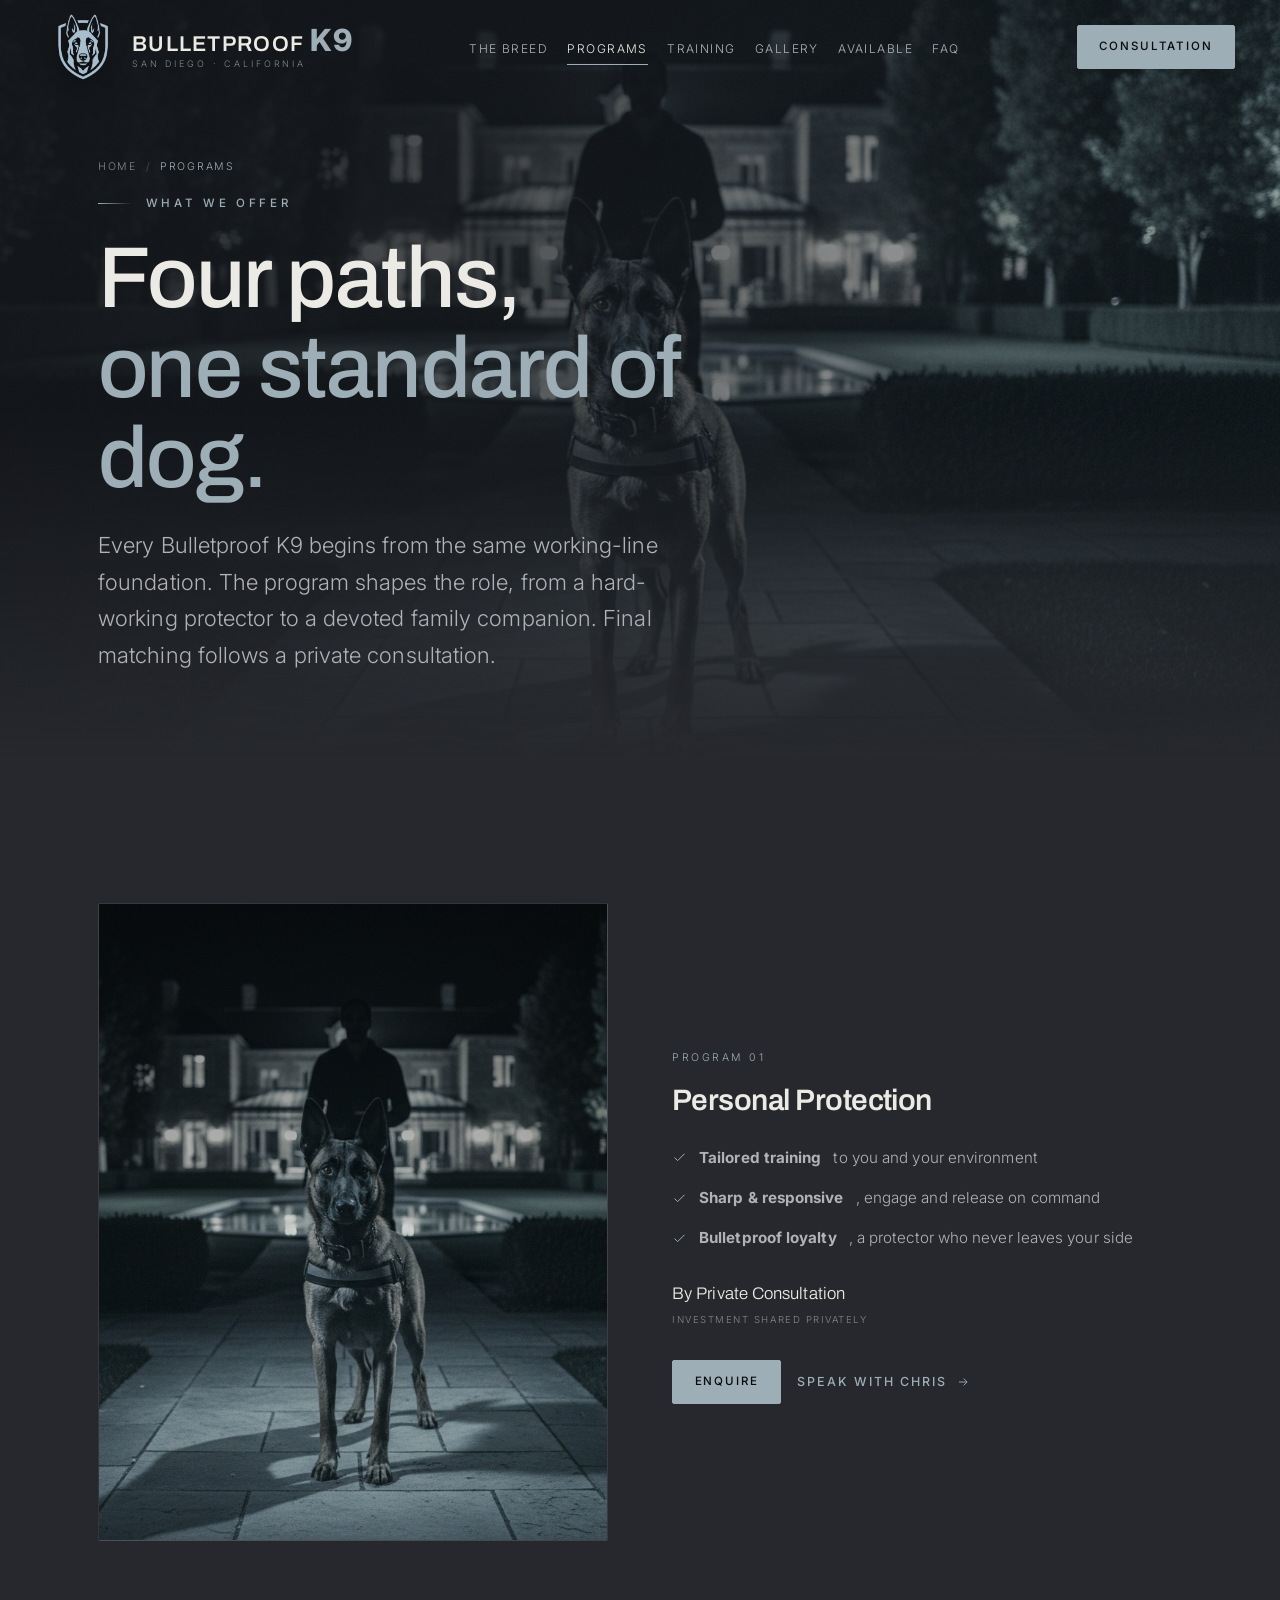
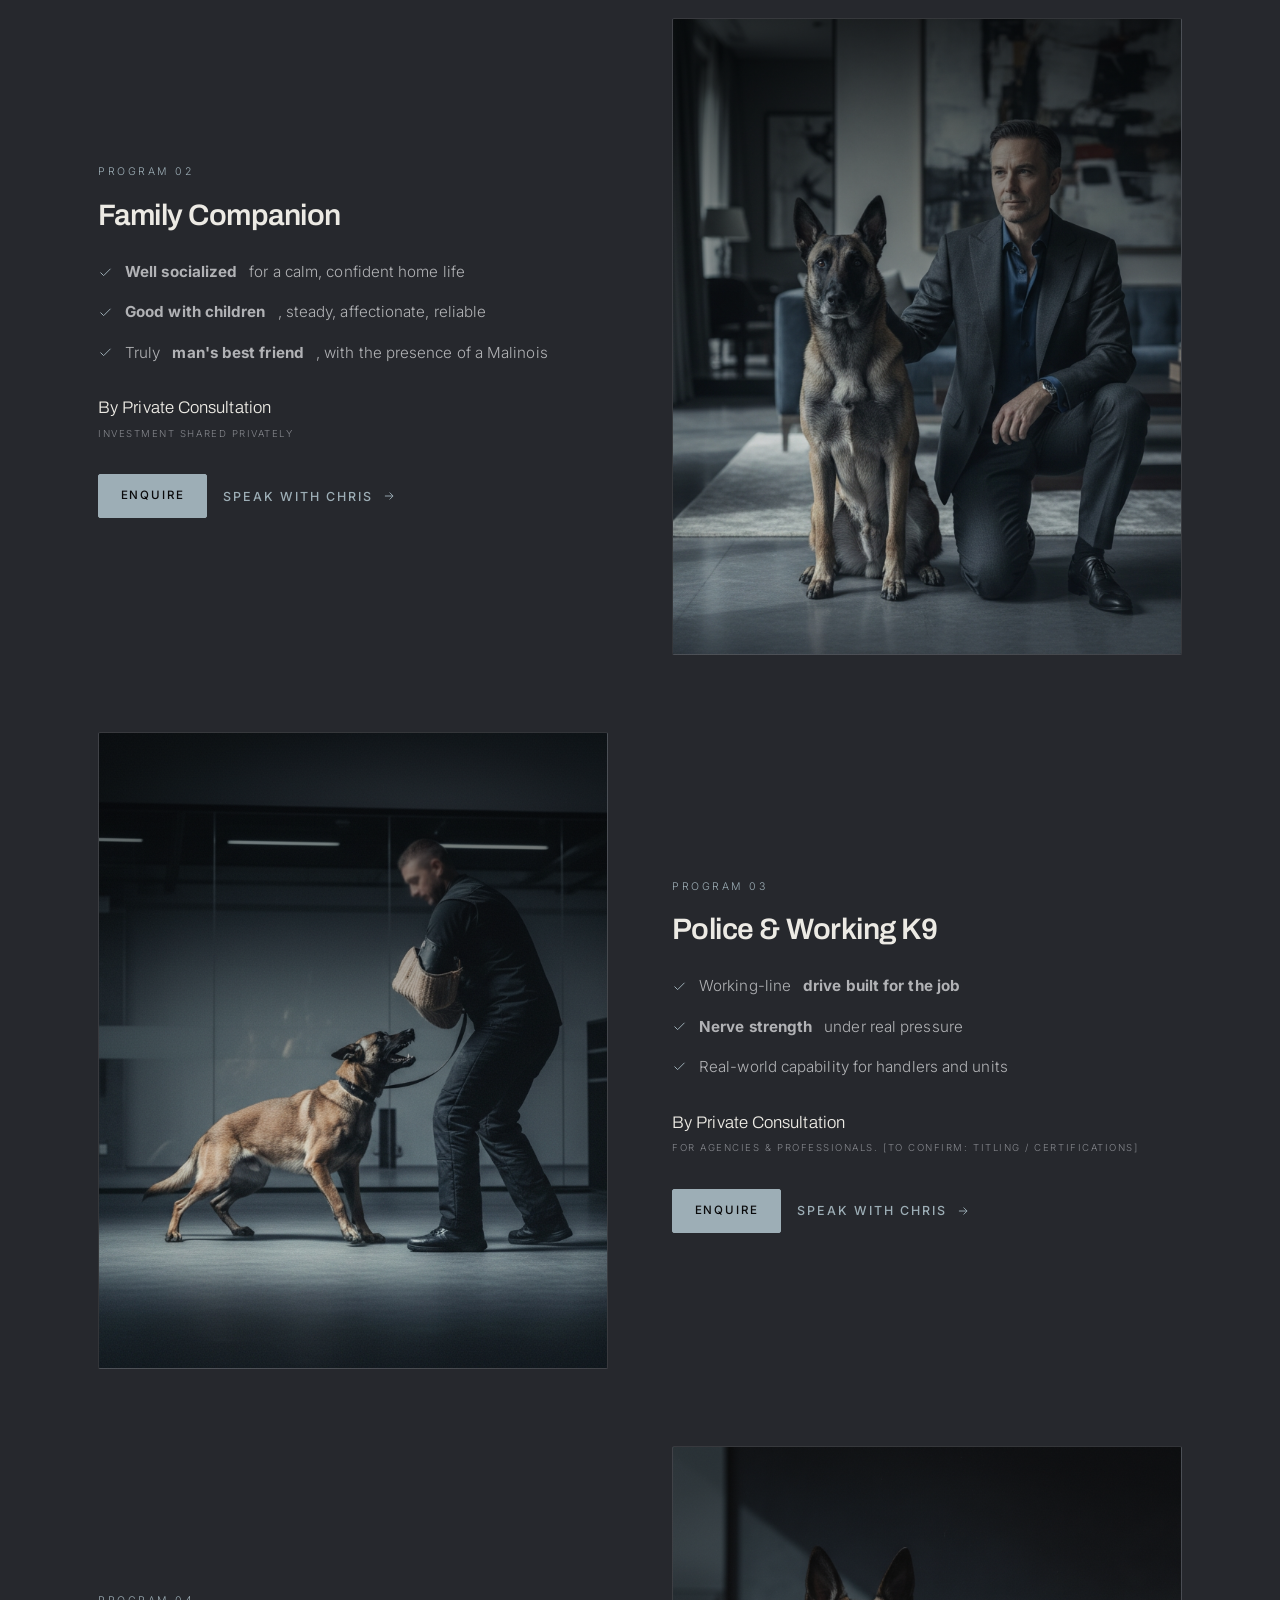
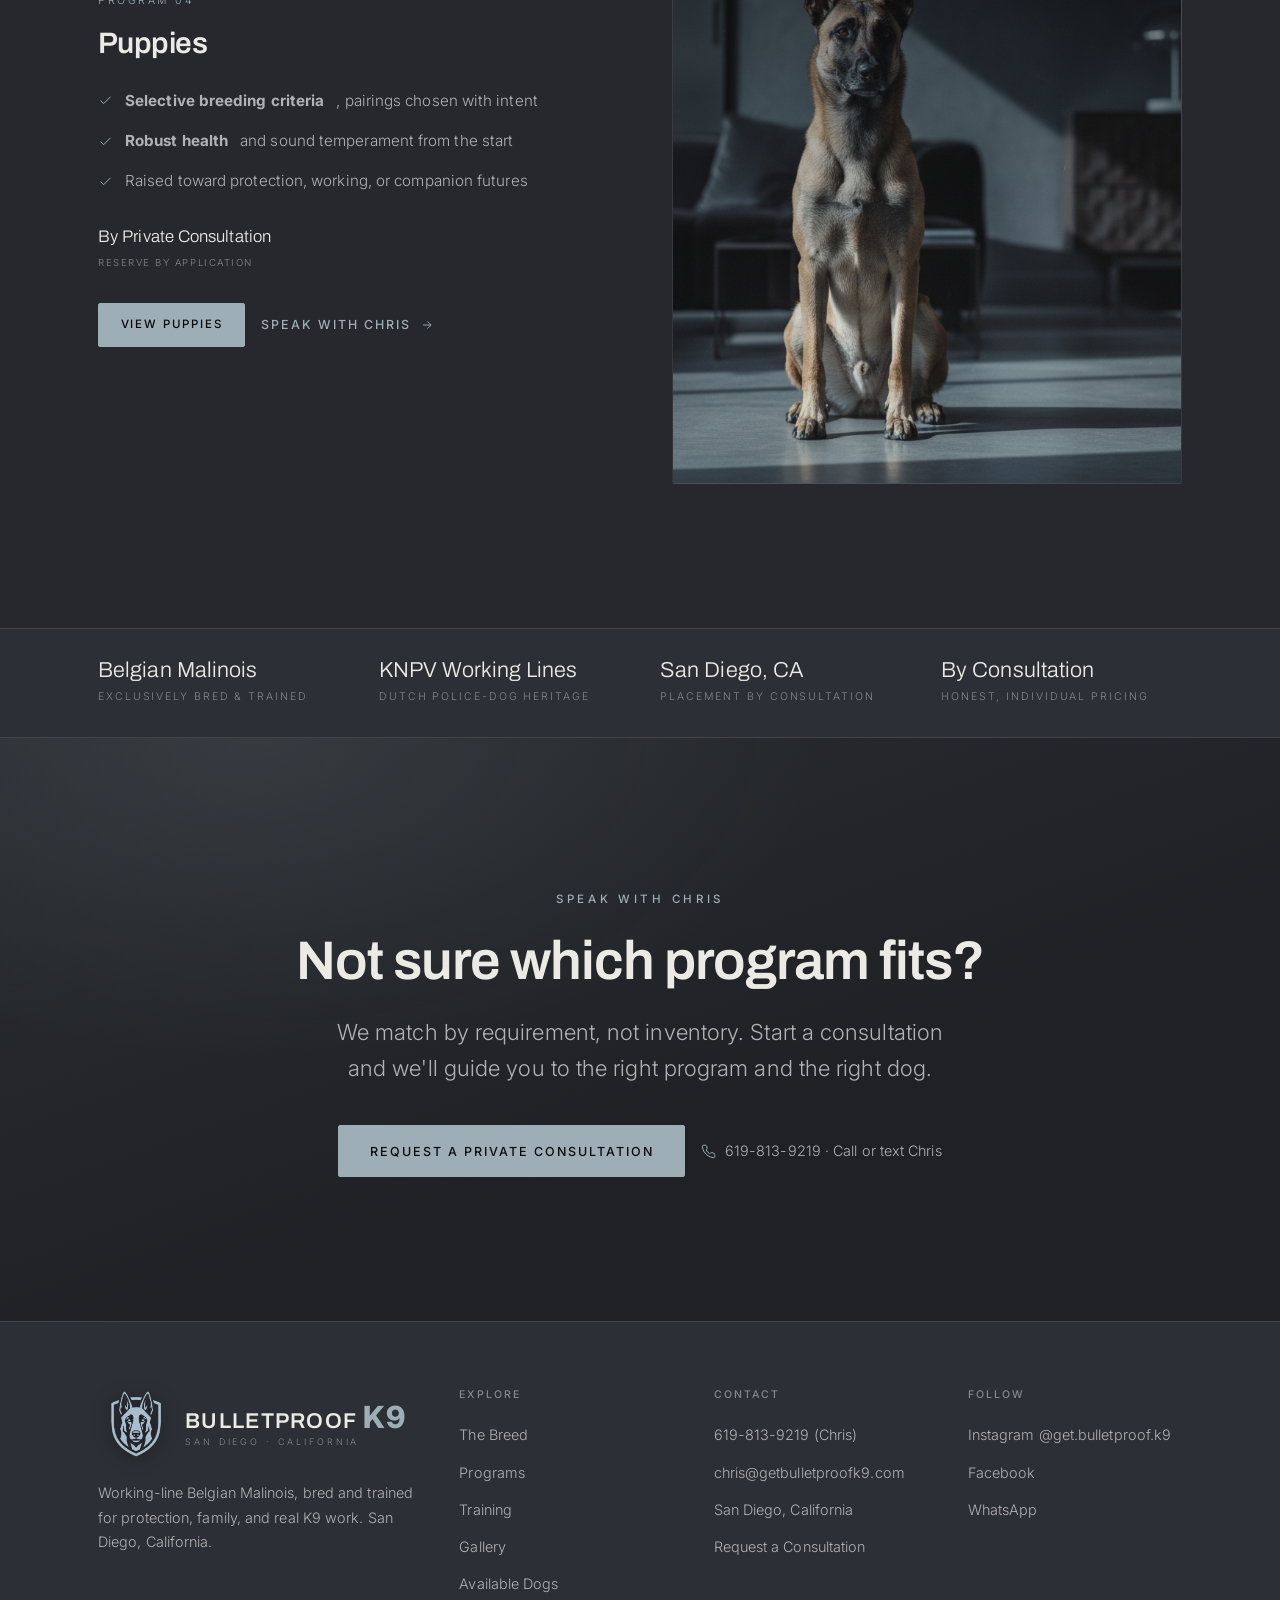
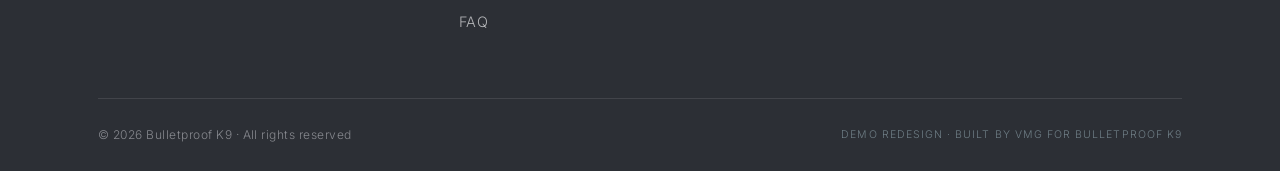
<file: programs.html>
<!DOCTYPE html>
<!--
  BULLETPROOF K9, Programs
  Built by VMG. Shared nav/footer/CSS/JS identical to the approved Home (index.html).
  HONESTY: [TO CONFIRM] = verify with client · "By Private Consultation" = no invented price ·
  "Sample - illustrative" = testimonials are not real clients.
-->
<html lang="en">
<head>
<meta charset="UTF-8">
<meta name="viewport" content="width=device-width, initial-scale=1.0">
<title>Programs, Bulletproof K9 · San Diego</title>
<meta name="description" content="Four programs, one standard of dog: Personal Protection, Family Companion, Police and Working K9, and Puppies. Placement by private consultation.">
<link rel="icon" type="image/png" href="logo/emblem-fav2.png">
<link rel="apple-touch-icon" href="logo/emblem-fav2.png">
<meta property="og:title" content="Programs, Bulletproof K9">
<meta property="og:description" content="Four programs, one standard of dog: Personal Protection, Family Companion, Police and Working K9, and Puppies. Placement by private consultation.">
<meta property="og:type" content="website">
<meta name="theme-color" content="#26282d">
<link rel="preconnect" href="https://fonts.googleapis.com">
<link rel="preconnect" href="https://fonts.gstatic.com" crossorigin>
<link href="https://fonts.googleapis.com/css2?family=Archivo:wght@400;500;600;700;800&family=Inter:wght@300;400;500;600&display=swap" rel="stylesheet">
<link rel="stylesheet" href="css/styles.css">
</head>
<body id="top">

<!-- ========================= NAV (identical to Home; hrefs -> pages + aria-current) ========================= -->
<header class="nav" id="nav">
  <div class="wrap nav-inner">
    <a class="brand" href="index.html" aria-label="Bulletproof K9, home">
      <img class="emblem" src="logo/emblem-mark2.png" alt="" width="32" height="40" aria-hidden="true">
      <span class="word">
        <b>BULLETPROOF <span class="k9">K9</span></b>
        <span>San Diego · California</span>
      </span>
    </a>

    <nav aria-label="Primary">
      <ul class="nav-links">
        <li><a href="breed.html">The Breed</a></li>
        <li><a href="programs.html" aria-current="page">Programs</a></li>
        <li><a href="training.html">Training</a></li>
        <li><a href="gallery.html">Gallery</a></li>
        <li><a href="available.html">Available</a></li>
        <li><a href="index.html#faq">FAQ</a></li>
      </ul>
    </nav>

    <div class="nav-cta">
      <a class="nav-phone" href="tel:+16198139219" aria-label="Call Chris at 619-813-9219">
        <svg width="15" height="15" viewBox="0 0 24 24" fill="none" stroke="currentColor" stroke-width="1.6"><path d="M22 16.9v3a2 2 0 0 1-2.2 2 19.8 19.8 0 0 1-8.6-3.1 19.5 19.5 0 0 1-6-6A19.8 19.8 0 0 1 2.1 4.2 2 2 0 0 1 4.1 2h3a2 2 0 0 1 2 1.7c.1.9.3 1.8.6 2.6a2 2 0 0 1-.5 2.1L8.1 9.6a16 16 0 0 0 6 6l1.2-1.2a2 2 0 0 1 2.1-.5c.8.3 1.7.5 2.6.6a2 2 0 0 1 1.7 2Z"/></svg>
        619-813-9219
      </a>
      <a class="btn btn-primary btn-sm" href="contact.html" aria-label="Request a consultation">Consultation</a>
    </div>

    <button class="nav-toggle" id="navToggle" aria-label="Open menu" aria-expanded="false" aria-controls="mobileMenu">
      <span class="bars"><span></span><span></span><span></span></span>
    </button>
  </div>
</header>

<!-- mobile menu -->
<div class="mobile-menu" id="mobileMenu">
  <a class="m-link" href="breed.html">The Breed</a>
  <a class="m-link" href="programs.html" aria-current="page">Programs</a>
  <a class="m-link" href="training.html">Training</a>
  <a class="m-link" href="gallery.html">Gallery</a>
  <a class="m-link" href="available.html">Available Dogs</a>
  <a class="m-link" href="index.html#faq">FAQ</a>
  <div class="m-foot">
    <a class="btn btn-primary" href="contact.html">Request a Consultation</a>
    <div class="m-contact">
      <a href="tel:+16198139219"><svg width="16" height="16" viewBox="0 0 24 24" fill="none" stroke="currentColor" stroke-width="1.6"><path d="M22 16.9v3a2 2 0 0 1-2.2 2 19.8 19.8 0 0 1-8.6-3.1 19.5 19.5 0 0 1-6-6A19.8 19.8 0 0 1 2.1 4.2 2 2 0 0 1 4.1 2h3a2 2 0 0 1 2 1.7c.1.9.3 1.8.6 2.6a2 2 0 0 1-.5 2.1L8.1 9.6a16 16 0 0 0 6 6l1.2-1.2a2 2 0 0 1 2.1-.5c.8.3 1.7.5 2.6.6a2 2 0 0 1 1.7 2Z"/></svg>619-813-9219</a>
      <a href="mailto:chris@getbulletproofk9.com"><svg width="16" height="16" viewBox="0 0 24 24" fill="none" stroke="currentColor" stroke-width="1.6"><rect x="3" y="5" width="18" height="14" rx="1.5"/><path d="M3 7l9 6 9-6"/></svg>chris@getbulletproofk9.com</a>
    </div>
  </div>
</div>

<main>
<section class="page-hero">
  <div class="ph-bg" aria-hidden="true"><img src="images/tier3.jpg" alt=""></div>
  <div class="wrap">
    <div class="page-hero-inner reveal">
      <nav class="crumbs" aria-label="Breadcrumb">
        <a href="index.html">Home</a><span class="sep">/</span><span class="here">Programs</span>
      </nav>
      <span class="eyebrow" style="margin-top:1.1rem">What We Offer</span>
      <h1 class="display" style="font-size:clamp(2.4rem,1.6rem+3.4vw,4rem)">Four paths,<br><em>one standard of dog.</em></h1>
      <p class="lede">Every Bulletproof K9 begins from the same working-line foundation. The program shapes the role, from a hard-working protector to a devoted family companion. Final matching follows a private consultation.</p>
    </div>
  </div>
</section>

<section class="section-pad">
  <div class="wrap">

    <article class="detail reveal">
      <div class="detail-media media img-ph"><img class="cover" src="images/tier3.jpg" alt="A Belgian Malinois - Personal Protection"></div>
      <div>
        <span class="rank">Program 01</span>
        <h2 class="h3">Personal Protection</h2>
        <ul class="checklist">
            <li><svg width="15" height="15" viewBox="0 0 24 24" fill="none" stroke="currentColor" stroke-width="1.6"><path d="M20 6L9 17l-5-5"/></svg><strong>Tailored training</strong> to you and your environment</li>
            <li><svg width="15" height="15" viewBox="0 0 24 24" fill="none" stroke="currentColor" stroke-width="1.6"><path d="M20 6L9 17l-5-5"/></svg><strong>Sharp &amp; responsive</strong>, engage and release on command</li>
            <li><svg width="15" height="15" viewBox="0 0 24 24" fill="none" stroke="currentColor" stroke-width="1.6"><path d="M20 6L9 17l-5-5"/></svg><strong>Bulletproof loyalty</strong>, a protector who never leaves your side</li>
        </ul>
        <div class="price">By Private Consultation<small>Investment shared privately</small></div>
        <div class="actions">
          <a class="btn btn-primary btn-sm" href="contact.html">Enquire</a>
          <a class="link-arrow" href="contact.html">Speak with Chris <svg width="14" height="14" viewBox="0 0 24 24" fill="none" stroke="currentColor" stroke-width="1.6"><path d="M5 12h14M13 6l6 6-6 6"/></svg></a>
        </div>
      </div>
    </article>

    <article class="detail rev reveal">
      <div class="detail-media media img-ph"><img class="cover" src="images/standard.jpg" alt="A Belgian Malinois - Family Companion"></div>
      <div>
        <span class="rank">Program 02</span>
        <h2 class="h3">Family Companion</h2>
        <ul class="checklist">
            <li><svg width="15" height="15" viewBox="0 0 24 24" fill="none" stroke="currentColor" stroke-width="1.6"><path d="M20 6L9 17l-5-5"/></svg><strong>Well socialized</strong> for a calm, confident home life</li>
            <li><svg width="15" height="15" viewBox="0 0 24 24" fill="none" stroke="currentColor" stroke-width="1.6"><path d="M20 6L9 17l-5-5"/></svg><strong>Good with children</strong>, steady, affectionate, reliable</li>
            <li><svg width="15" height="15" viewBox="0 0 24 24" fill="none" stroke="currentColor" stroke-width="1.6"><path d="M20 6L9 17l-5-5"/></svg>Truly <strong>man's best friend</strong>, with the presence of a Malinois</li>
        </ul>
        <div class="price">By Private Consultation<small>Investment shared privately</small></div>
        <div class="actions">
          <a class="btn btn-primary btn-sm" href="contact.html">Enquire</a>
          <a class="link-arrow" href="contact.html">Speak with Chris <svg width="14" height="14" viewBox="0 0 24 24" fill="none" stroke="currentColor" stroke-width="1.6"><path d="M5 12h14M13 6l6 6-6 6"/></svg></a>
        </div>
      </div>
    </article>

    <article class="detail reveal">
      <div class="detail-media media img-ph"><img class="cover" src="images/tier2.jpg" alt="A Belgian Malinois - Police &amp; Working K9"></div>
      <div>
        <span class="rank">Program 03</span>
        <h2 class="h3">Police &amp; Working K9</h2>
        <ul class="checklist">
            <li><svg width="15" height="15" viewBox="0 0 24 24" fill="none" stroke="currentColor" stroke-width="1.6"><path d="M20 6L9 17l-5-5"/></svg>Working-line <strong>drive built for the job</strong></li>
            <li><svg width="15" height="15" viewBox="0 0 24 24" fill="none" stroke="currentColor" stroke-width="1.6"><path d="M20 6L9 17l-5-5"/></svg><strong>Nerve strength</strong> under real pressure</li>
            <li><svg width="15" height="15" viewBox="0 0 24 24" fill="none" stroke="currentColor" stroke-width="1.6"><path d="M20 6L9 17l-5-5"/></svg>Real-world capability for handlers and units</li>
        </ul>
        <div class="price">By Private Consultation<small>For agencies &amp; professionals. [TO CONFIRM: titling / certifications]</small></div>
        <div class="actions">
          <a class="btn btn-primary btn-sm" href="contact.html">Enquire</a>
          <a class="link-arrow" href="contact.html">Speak with Chris <svg width="14" height="14" viewBox="0 0 24 24" fill="none" stroke="currentColor" stroke-width="1.6"><path d="M5 12h14M13 6l6 6-6 6"/></svg></a>
        </div>
      </div>
    </article>

    <article class="detail rev reveal">
      <div class="detail-media media img-ph"><img class="cover" src="images/tier1.jpg" alt="A Belgian Malinois - Puppies"></div>
      <div>
        <span class="rank">Program 04</span>
        <h2 class="h3">Puppies</h2>
        <ul class="checklist">
            <li><svg width="15" height="15" viewBox="0 0 24 24" fill="none" stroke="currentColor" stroke-width="1.6"><path d="M20 6L9 17l-5-5"/></svg><strong>Selective breeding criteria</strong>, pairings chosen with intent</li>
            <li><svg width="15" height="15" viewBox="0 0 24 24" fill="none" stroke="currentColor" stroke-width="1.6"><path d="M20 6L9 17l-5-5"/></svg><strong>Robust health</strong> and sound temperament from the start</li>
            <li><svg width="15" height="15" viewBox="0 0 24 24" fill="none" stroke="currentColor" stroke-width="1.6"><path d="M20 6L9 17l-5-5"/></svg>Raised toward protection, working, or companion futures</li>
        </ul>
        <div class="price">By Private Consultation<small>Reserve by application</small></div>
        <div class="actions">
          <a class="btn btn-primary btn-sm" href="puppies.html">View Puppies</a>
          <a class="link-arrow" href="contact.html">Speak with Chris <svg width="14" height="14" viewBox="0 0 24 24" fill="none" stroke="currentColor" stroke-width="1.6"><path d="M5 12h14M13 6l6 6-6 6"/></svg></a>
        </div>
      </div>
    </article>
  </div>
</section>

<section class="strip" aria-label="At a glance">
  <div class="wrap strip-inner">
    <div class="strip-item reveal"><span class="k">Belgian Malinois</span><span class="v">Exclusively bred &amp; trained</span></div>
    <div class="strip-item reveal"><span class="k">KNPV Working Lines</span><span class="v">Dutch police-dog heritage</span></div>
    <div class="strip-item reveal"><span class="k">San Diego, CA</span><span class="v">Placement by consultation</span></div>
    <div class="strip-item reveal"><span class="k confirm">By Consultation</span><span class="v">Honest, individual pricing</span></div>
  </div>
</section>

<section class="cta-band section-pad">
  <div class="cta-bg" aria-hidden="true"></div>
  <div class="wrap reveal">
    <span class="eyebrow center">Speak with Chris</span>
    <h2 class="h2">Not sure which program fits?</h2>
    <p class="lede">We match by requirement, not inventory. Start a consultation and we'll guide you to the right program and the right dog.</p>
    <div class="cta-actions">
      <a class="btn btn-primary" href="contact.html">Request a Private Consultation</a>
      <a class="cta-phone" href="tel:+16198139219"><svg width="15" height="15" viewBox="0 0 24 24" fill="none" stroke="currentColor" stroke-width="1.6"><path d="M22 16.9v3a2 2 0 0 1-2.2 2 19.8 19.8 0 0 1-8.6-3.1 19.5 19.5 0 0 1-6-6A19.8 19.8 0 0 1 2.1 4.2 2 2 0 0 1 4.1 2h3a2 2 0 0 1 2 1.7c.1.9.3 1.8.6 2.6a2 2 0 0 1-.5 2.1L8.1 9.6a16 16 0 0 0 6 6l1.2-1.2a2 2 0 0 1 2.1-.5c.8.3 1.7.5 2.6.6a2 2 0 0 1 1.7 2Z"/></svg>619-813-9219 · Call or text Chris</a>
    </div>
  </div>
</section>

<!-- ========================= FOOTER (identical to Home; hrefs -> pages) ========================= -->
<footer>
  <div class="wrap">
    <div class="foot-grid">
      <div class="foot-brand">
        <a class="brand" href="index.html" aria-label="Bulletproof K9, home">
          <img class="emblem" src="logo/emblem-mark2.png" alt="" width="30" height="38" aria-hidden="true">
          <span class="word"><b>BULLETPROOF <span class="k9">K9</span></b><span>San Diego · California</span></span>
        </a>
        <p>Working-line Belgian Malinois, bred and trained for protection, family, and real K9 work. San Diego, California.</p>
      </div>
      <div class="foot-col">
        <h5>Explore</h5>
        <ul>
          <li><a href="breed.html">The Breed</a></li>
          <li><a href="programs.html">Programs</a></li>
          <li><a href="training.html">Training</a></li>
          <li><a href="gallery.html">Gallery</a></li>
          <li><a href="available.html">Available Dogs</a></li>
          <li><a href="index.html#faq">FAQ</a></li>
        </ul>
      </div>
      <div class="foot-col">
        <h5>Contact</h5>
        <ul>
          <li><a href="tel:+16198139219">619-813-9219 (Chris)</a></li>
          <li><a href="mailto:chris@getbulletproofk9.com">chris@getbulletproofk9.com</a></li>
          <li>San Diego, California</li>
          <li><a href="contact.html">Request a Consultation</a></li>
        </ul>
      </div>
      <div class="foot-col">
        <h5>Follow</h5>
        <ul>
          <li><a href="https://instagram.com/get.bulletproof.k9" target="_blank" rel="noopener">Instagram @get.bulletproof.k9</a></li>
          <li><a href="#" target="_blank" rel="noopener">Facebook</a></li>
          <li><a href="https://wa.me/16198139219" target="_blank" rel="noopener">WhatsApp</a></li>
        </ul>
      </div>
    </div>
    <div class="foot-bar">
      <small>© <span id="yr"></span> Bulletproof K9 · All rights reserved</small>
      <span class="demo-note">Demo redesign · Built by VMG for Bulletproof K9</span>
    </div>
  </div>
</footer>

<script src="js/main.js" defer></script>
</body>
</html>
</file>
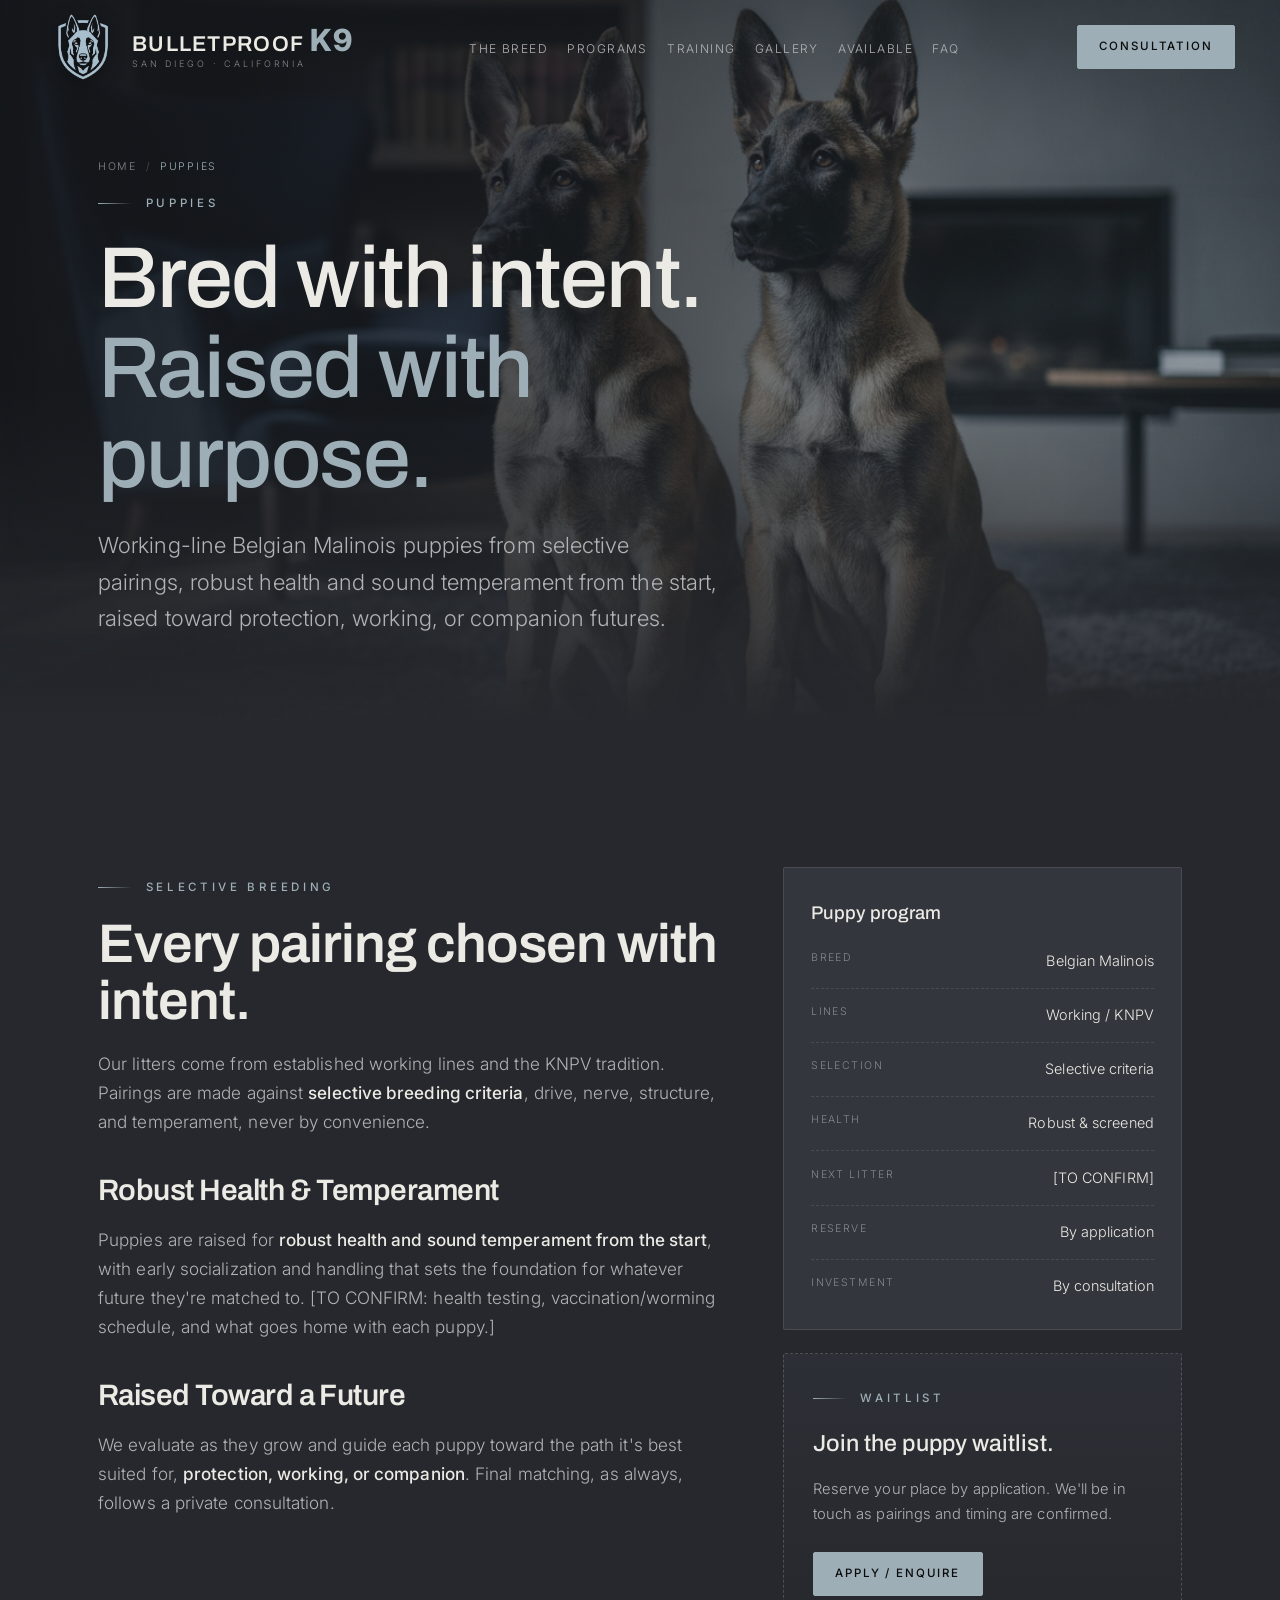
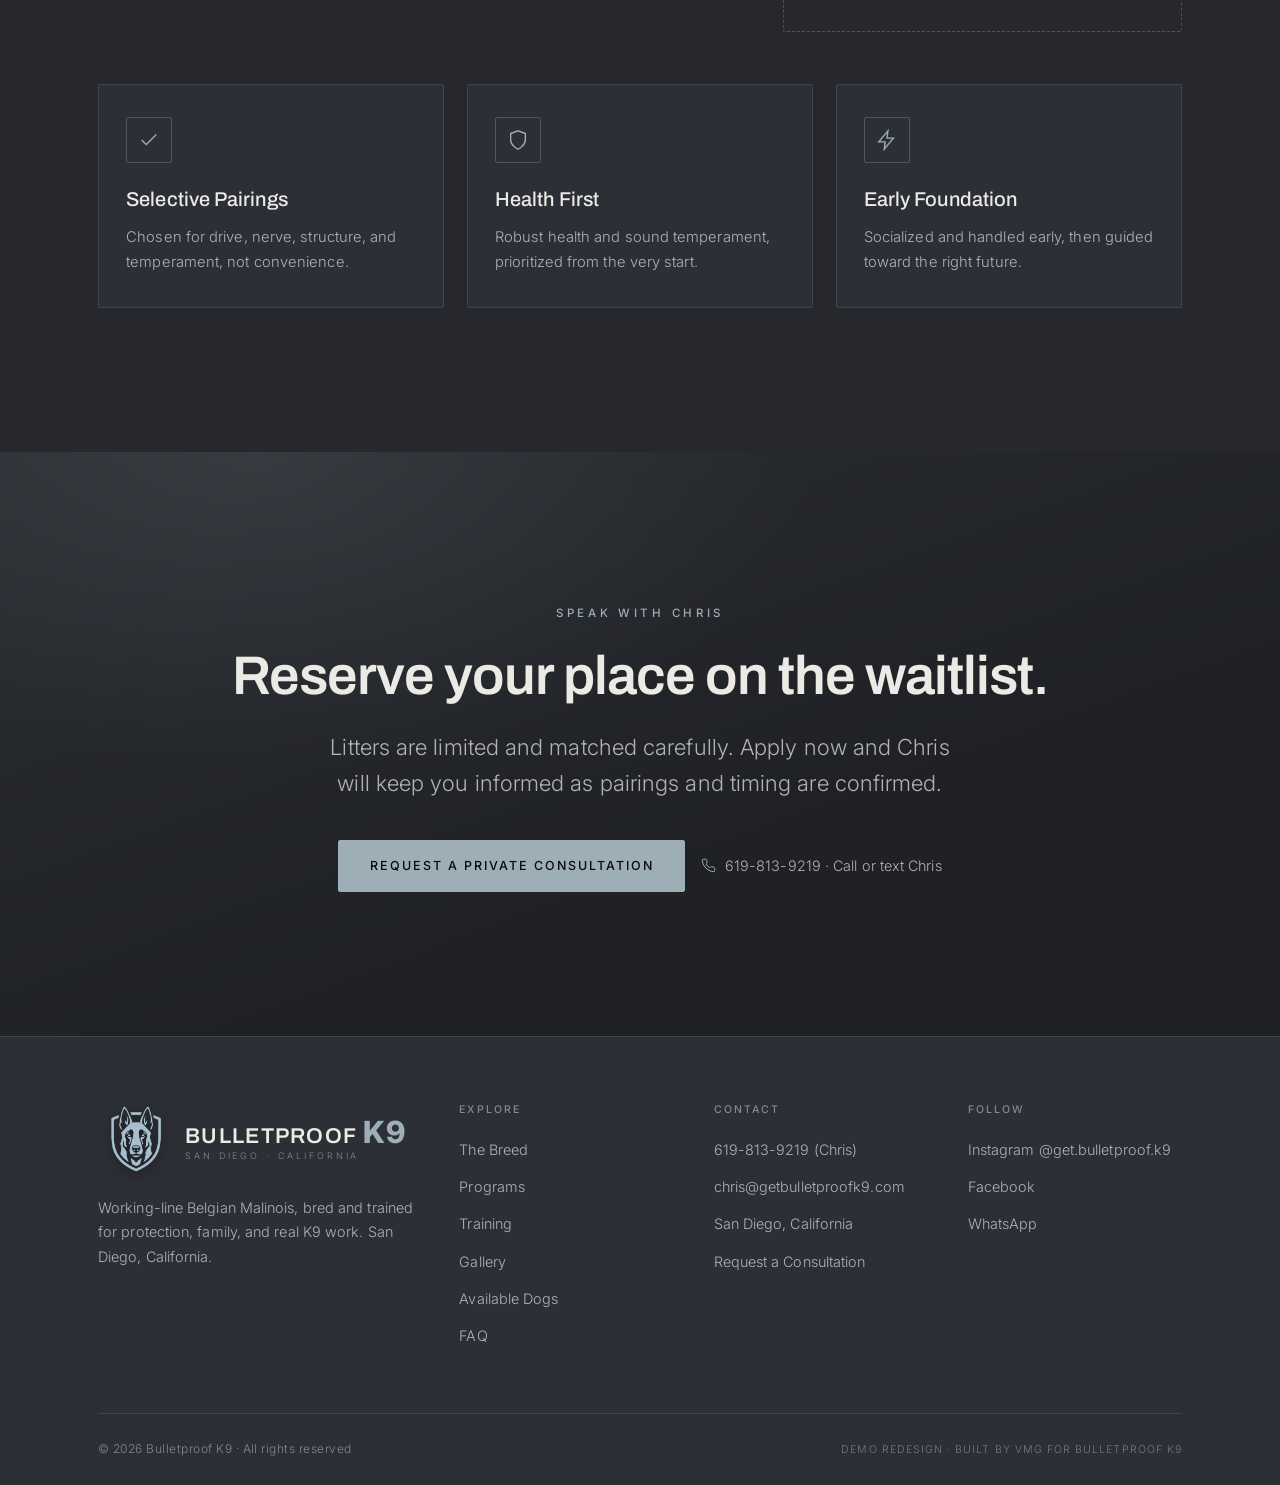
<file: puppies.html>
<!DOCTYPE html>
<!--
  BULLETPROOF K9, Puppies
  Built by VMG. Shared nav/footer/CSS/JS identical to the approved Home (index.html).
  HONESTY: [TO CONFIRM] = verify with client · "By Private Consultation" = no invented price ·
  "Sample - illustrative" = testimonials are not real clients.
-->
<html lang="en">
<head>
<meta charset="UTF-8">
<meta name="viewport" content="width=device-width, initial-scale=1.0">
<title>Puppies, Bulletproof K9 · San Diego</title>
<meta name="description" content="Working-line Belgian Malinois puppies - selective breeding, robust health and sound temperament, raised toward protection, working, or companion futures. Waitlist by application.">
<link rel="icon" type="image/png" href="logo/emblem-fav2.png">
<link rel="apple-touch-icon" href="logo/emblem-fav2.png">
<meta property="og:title" content="Puppies, Bulletproof K9">
<meta property="og:description" content="Working-line Belgian Malinois puppies - selective breeding, robust health and sound temperament, raised toward protection, working, or companion futures. Waitlist by application.">
<meta property="og:type" content="website">
<meta name="theme-color" content="#26282d">
<link rel="preconnect" href="https://fonts.googleapis.com">
<link rel="preconnect" href="https://fonts.gstatic.com" crossorigin>
<link href="https://fonts.googleapis.com/css2?family=Archivo:wght@400;500;600;700;800&family=Inter:wght@300;400;500;600&display=swap" rel="stylesheet">
<link rel="stylesheet" href="css/styles.css">
</head>
<body id="top">

<!-- ========================= NAV (identical to Home; hrefs -> pages + aria-current) ========================= -->
<header class="nav" id="nav">
  <div class="wrap nav-inner">
    <a class="brand" href="index.html" aria-label="Bulletproof K9, home">
      <img class="emblem" src="logo/emblem-mark2.png" alt="" width="32" height="40" aria-hidden="true">
      <span class="word">
        <b>BULLETPROOF <span class="k9">K9</span></b>
        <span>San Diego · California</span>
      </span>
    </a>

    <nav aria-label="Primary">
      <ul class="nav-links">
        <li><a href="breed.html">The Breed</a></li>
        <li><a href="programs.html">Programs</a></li>
        <li><a href="training.html">Training</a></li>
        <li><a href="gallery.html">Gallery</a></li>
        <li><a href="available.html">Available</a></li>
        <li><a href="index.html#faq">FAQ</a></li>
      </ul>
    </nav>

    <div class="nav-cta">
      <a class="nav-phone" href="tel:+16198139219" aria-label="Call Chris at 619-813-9219">
        <svg width="15" height="15" viewBox="0 0 24 24" fill="none" stroke="currentColor" stroke-width="1.6"><path d="M22 16.9v3a2 2 0 0 1-2.2 2 19.8 19.8 0 0 1-8.6-3.1 19.5 19.5 0 0 1-6-6A19.8 19.8 0 0 1 2.1 4.2 2 2 0 0 1 4.1 2h3a2 2 0 0 1 2 1.7c.1.9.3 1.8.6 2.6a2 2 0 0 1-.5 2.1L8.1 9.6a16 16 0 0 0 6 6l1.2-1.2a2 2 0 0 1 2.1-.5c.8.3 1.7.5 2.6.6a2 2 0 0 1 1.7 2Z"/></svg>
        619-813-9219
      </a>
      <a class="btn btn-primary btn-sm" href="contact.html" aria-label="Request a consultation">Consultation</a>
    </div>

    <button class="nav-toggle" id="navToggle" aria-label="Open menu" aria-expanded="false" aria-controls="mobileMenu">
      <span class="bars"><span></span><span></span><span></span></span>
    </button>
  </div>
</header>

<!-- mobile menu -->
<div class="mobile-menu" id="mobileMenu">
  <a class="m-link" href="breed.html">The Breed</a>
  <a class="m-link" href="programs.html">Programs</a>
  <a class="m-link" href="training.html">Training</a>
  <a class="m-link" href="gallery.html">Gallery</a>
  <a class="m-link" href="available.html">Available Dogs</a>
  <a class="m-link" href="index.html#faq">FAQ</a>
  <div class="m-foot">
    <a class="btn btn-primary" href="contact.html">Request a Consultation</a>
    <div class="m-contact">
      <a href="tel:+16198139219"><svg width="16" height="16" viewBox="0 0 24 24" fill="none" stroke="currentColor" stroke-width="1.6"><path d="M22 16.9v3a2 2 0 0 1-2.2 2 19.8 19.8 0 0 1-8.6-3.1 19.5 19.5 0 0 1-6-6A19.8 19.8 0 0 1 2.1 4.2 2 2 0 0 1 4.1 2h3a2 2 0 0 1 2 1.7c.1.9.3 1.8.6 2.6a2 2 0 0 1-.5 2.1L8.1 9.6a16 16 0 0 0 6 6l1.2-1.2a2 2 0 0 1 2.1-.5c.8.3 1.7.5 2.6.6a2 2 0 0 1 1.7 2Z"/></svg>619-813-9219</a>
      <a href="mailto:chris@getbulletproofk9.com"><svg width="16" height="16" viewBox="0 0 24 24" fill="none" stroke="currentColor" stroke-width="1.6"><rect x="3" y="5" width="18" height="14" rx="1.5"/><path d="M3 7l9 6 9-6"/></svg>chris@getbulletproofk9.com</a>
    </div>
  </div>
</div>

<main>
<section class="page-hero">
  <div class="ph-bg" aria-hidden="true"><img src="images/puppies.jpg" alt=""></div>
  <div class="wrap">
    <div class="page-hero-inner reveal">
      <nav class="crumbs" aria-label="Breadcrumb">
        <a href="index.html">Home</a><span class="sep">/</span><span class="here">Puppies</span>
      </nav>
      <span class="eyebrow" style="margin-top:1.1rem">Puppies</span>
      <h1 class="display" style="font-size:clamp(2.4rem,1.6rem+3.4vw,4rem)">Bred with intent.<br><em>Raised with purpose.</em></h1>
      <p class="lede">Working-line Belgian Malinois puppies from selective pairings, robust health and sound temperament from the start, raised toward protection, working, or companion futures.</p>
    </div>
  </div>
</section>

<section class="section-pad">
  <div class="wrap">
    <div class="lead-split">
      <div class="prose reveal">
        <span class="eyebrow">Selective Breeding</span>
        <h2 class="h2" style="margin-top:1.2rem">Every pairing chosen with intent.</h2>
        <p>Our litters come from established working lines and the KNPV tradition. Pairings are made against <strong>selective breeding criteria</strong>, drive, nerve, structure, and temperament, never by convenience.</p>
        <h3>Robust Health &amp; Temperament</h3>
        <p>Puppies are raised for <strong>robust health and sound temperament from the start</strong>, with early socialization and handling that sets the foundation for whatever future they're matched to. <span class="muted">[TO CONFIRM: health testing, vaccination/worming schedule, and what goes home with each puppy.]</span></p>
        <h3>Raised Toward a Future</h3>
        <p>We evaluate as they grow and guide each puppy toward the path it's best suited for, <strong>protection, working, or companion</strong>. Final matching, as always, follows a private consultation.</p>
      </div>
      <aside class="reveal">
        <div class="fact-card">
          <h4>Puppy program</h4>
          <dl>
            <div class="frow"><dt>Breed</dt><dd>Belgian Malinois</dd></div>
            <div class="frow"><dt>Lines</dt><dd>Working / KNPV</dd></div>
            <div class="frow"><dt>Selection</dt><dd>Selective criteria</dd></div>
            <div class="frow"><dt>Health</dt><dd>Robust &amp; screened</dd></div>
            <div class="frow"><dt>Next litter</dt><dd>[TO CONFIRM]</dd></div>
            <div class="frow"><dt>Reserve</dt><dd>By application</dd></div>
            <div class="frow"><dt>Investment</dt><dd>By consultation</dd></div>
          </dl>
        </div>
        <div class="enquire-card reveal" style="margin-top:1.4rem">
          <span class="eyebrow">Waitlist</span>
          <h4>Join the puppy waitlist.</h4>
          <p>Reserve your place by application. We'll be in touch as pairings and timing are confirmed.</p>
          <a class="btn btn-primary btn-sm" href="contact.html">Apply / Enquire</a>
        </div>
      </aside>
    </div>

    <div class="feature-grid">
      <div class="feature reveal"><span class="ico-wrap"><svg width="22" height="22" viewBox="0 0 24 24" fill="none" stroke="currentColor" stroke-width="1.5"><path d="M20 6 9 17l-5-5"/></svg></span><h4>Selective Pairings</h4><p>Chosen for drive, nerve, structure, and temperament, not convenience.</p></div>
      <div class="feature reveal"><span class="ico-wrap"><svg width="22" height="22" viewBox="0 0 24 24" fill="none" stroke="currentColor" stroke-width="1.5"><path d="M12 22s8-4 8-10V5l-8-3-8 3v7c0 6 8 10 8 10Z"/></svg></span><h4>Health First</h4><p>Robust health and sound temperament, prioritized from the very start.</p></div>
      <div class="feature reveal"><span class="ico-wrap"><svg width="22" height="22" viewBox="0 0 24 24" fill="none" stroke="currentColor" stroke-width="1.5"><path d="M13 2 3 14h7l-1 8 10-12h-7z"/></svg></span><h4>Early Foundation</h4><p>Socialized and handled early, then guided toward the right future.</p></div>
    </div>
  </div>
</section>

<section class="cta-band section-pad">
  <div class="cta-bg" aria-hidden="true"></div>
  <div class="wrap reveal">
    <span class="eyebrow center">Speak with Chris</span>
    <h2 class="h2">Reserve your place on the waitlist.</h2>
    <p class="lede">Litters are limited and matched carefully. Apply now and Chris will keep you informed as pairings and timing are confirmed.</p>
    <div class="cta-actions">
      <a class="btn btn-primary" href="contact.html">Request a Private Consultation</a>
      <a class="cta-phone" href="tel:+16198139219"><svg width="15" height="15" viewBox="0 0 24 24" fill="none" stroke="currentColor" stroke-width="1.6"><path d="M22 16.9v3a2 2 0 0 1-2.2 2 19.8 19.8 0 0 1-8.6-3.1 19.5 19.5 0 0 1-6-6A19.8 19.8 0 0 1 2.1 4.2 2 2 0 0 1 4.1 2h3a2 2 0 0 1 2 1.7c.1.9.3 1.8.6 2.6a2 2 0 0 1-.5 2.1L8.1 9.6a16 16 0 0 0 6 6l1.2-1.2a2 2 0 0 1 2.1-.5c.8.3 1.7.5 2.6.6a2 2 0 0 1 1.7 2Z"/></svg>619-813-9219 · Call or text Chris</a>
    </div>
  </div>
</section>

<!-- ========================= FOOTER (identical to Home; hrefs -> pages) ========================= -->
<footer>
  <div class="wrap">
    <div class="foot-grid">
      <div class="foot-brand">
        <a class="brand" href="index.html" aria-label="Bulletproof K9, home">
          <img class="emblem" src="logo/emblem-mark2.png" alt="" width="30" height="38" aria-hidden="true">
          <span class="word"><b>BULLETPROOF <span class="k9">K9</span></b><span>San Diego · California</span></span>
        </a>
        <p>Working-line Belgian Malinois, bred and trained for protection, family, and real K9 work. San Diego, California.</p>
      </div>
      <div class="foot-col">
        <h5>Explore</h5>
        <ul>
          <li><a href="breed.html">The Breed</a></li>
          <li><a href="programs.html">Programs</a></li>
          <li><a href="training.html">Training</a></li>
          <li><a href="gallery.html">Gallery</a></li>
          <li><a href="available.html">Available Dogs</a></li>
          <li><a href="index.html#faq">FAQ</a></li>
        </ul>
      </div>
      <div class="foot-col">
        <h5>Contact</h5>
        <ul>
          <li><a href="tel:+16198139219">619-813-9219 (Chris)</a></li>
          <li><a href="mailto:chris@getbulletproofk9.com">chris@getbulletproofk9.com</a></li>
          <li>San Diego, California</li>
          <li><a href="contact.html">Request a Consultation</a></li>
        </ul>
      </div>
      <div class="foot-col">
        <h5>Follow</h5>
        <ul>
          <li><a href="https://instagram.com/get.bulletproof.k9" target="_blank" rel="noopener">Instagram @get.bulletproof.k9</a></li>
          <li><a href="#" target="_blank" rel="noopener">Facebook</a></li>
          <li><a href="https://wa.me/16198139219" target="_blank" rel="noopener">WhatsApp</a></li>
        </ul>
      </div>
    </div>
    <div class="foot-bar">
      <small>© <span id="yr"></span> Bulletproof K9 · All rights reserved</small>
      <span class="demo-note">Demo redesign · Built by VMG for Bulletproof K9</span>
    </div>
  </div>
</footer>

<script src="js/main.js" defer></script>
</body>
</html>
</file>
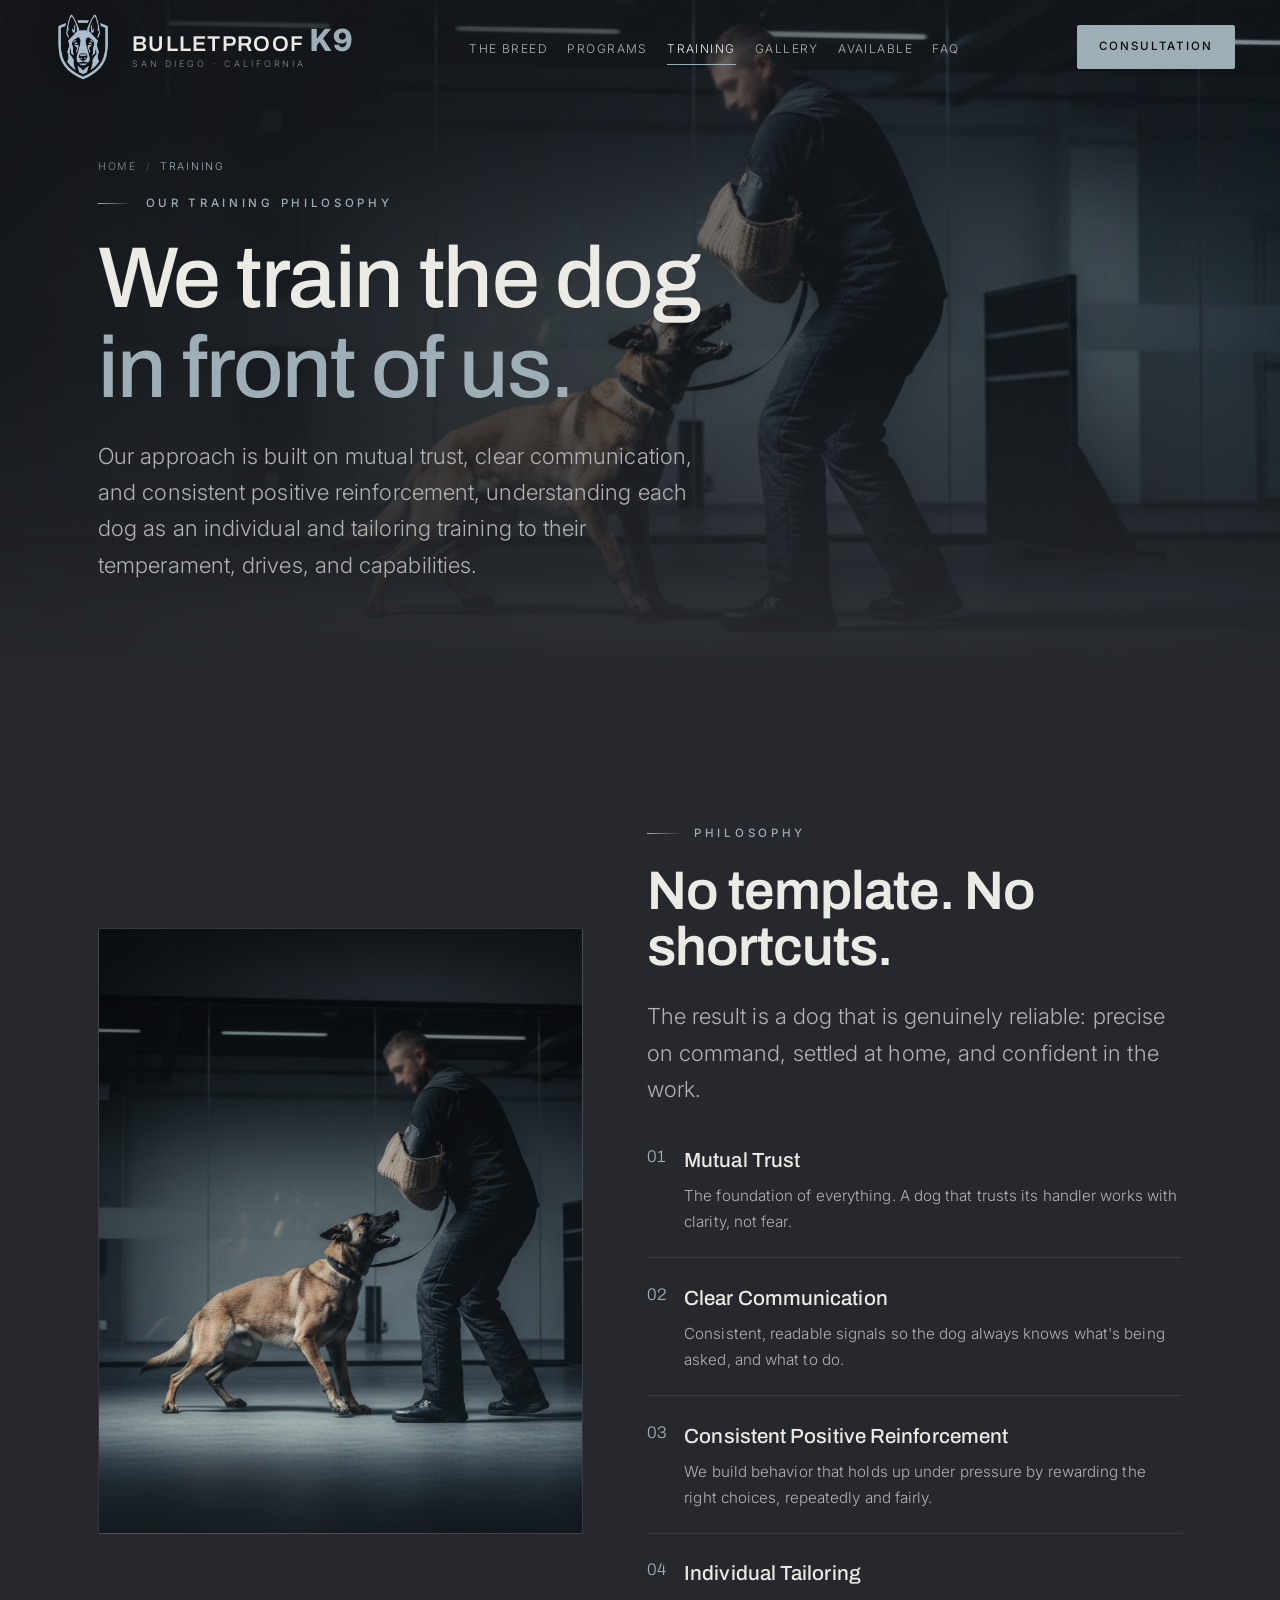
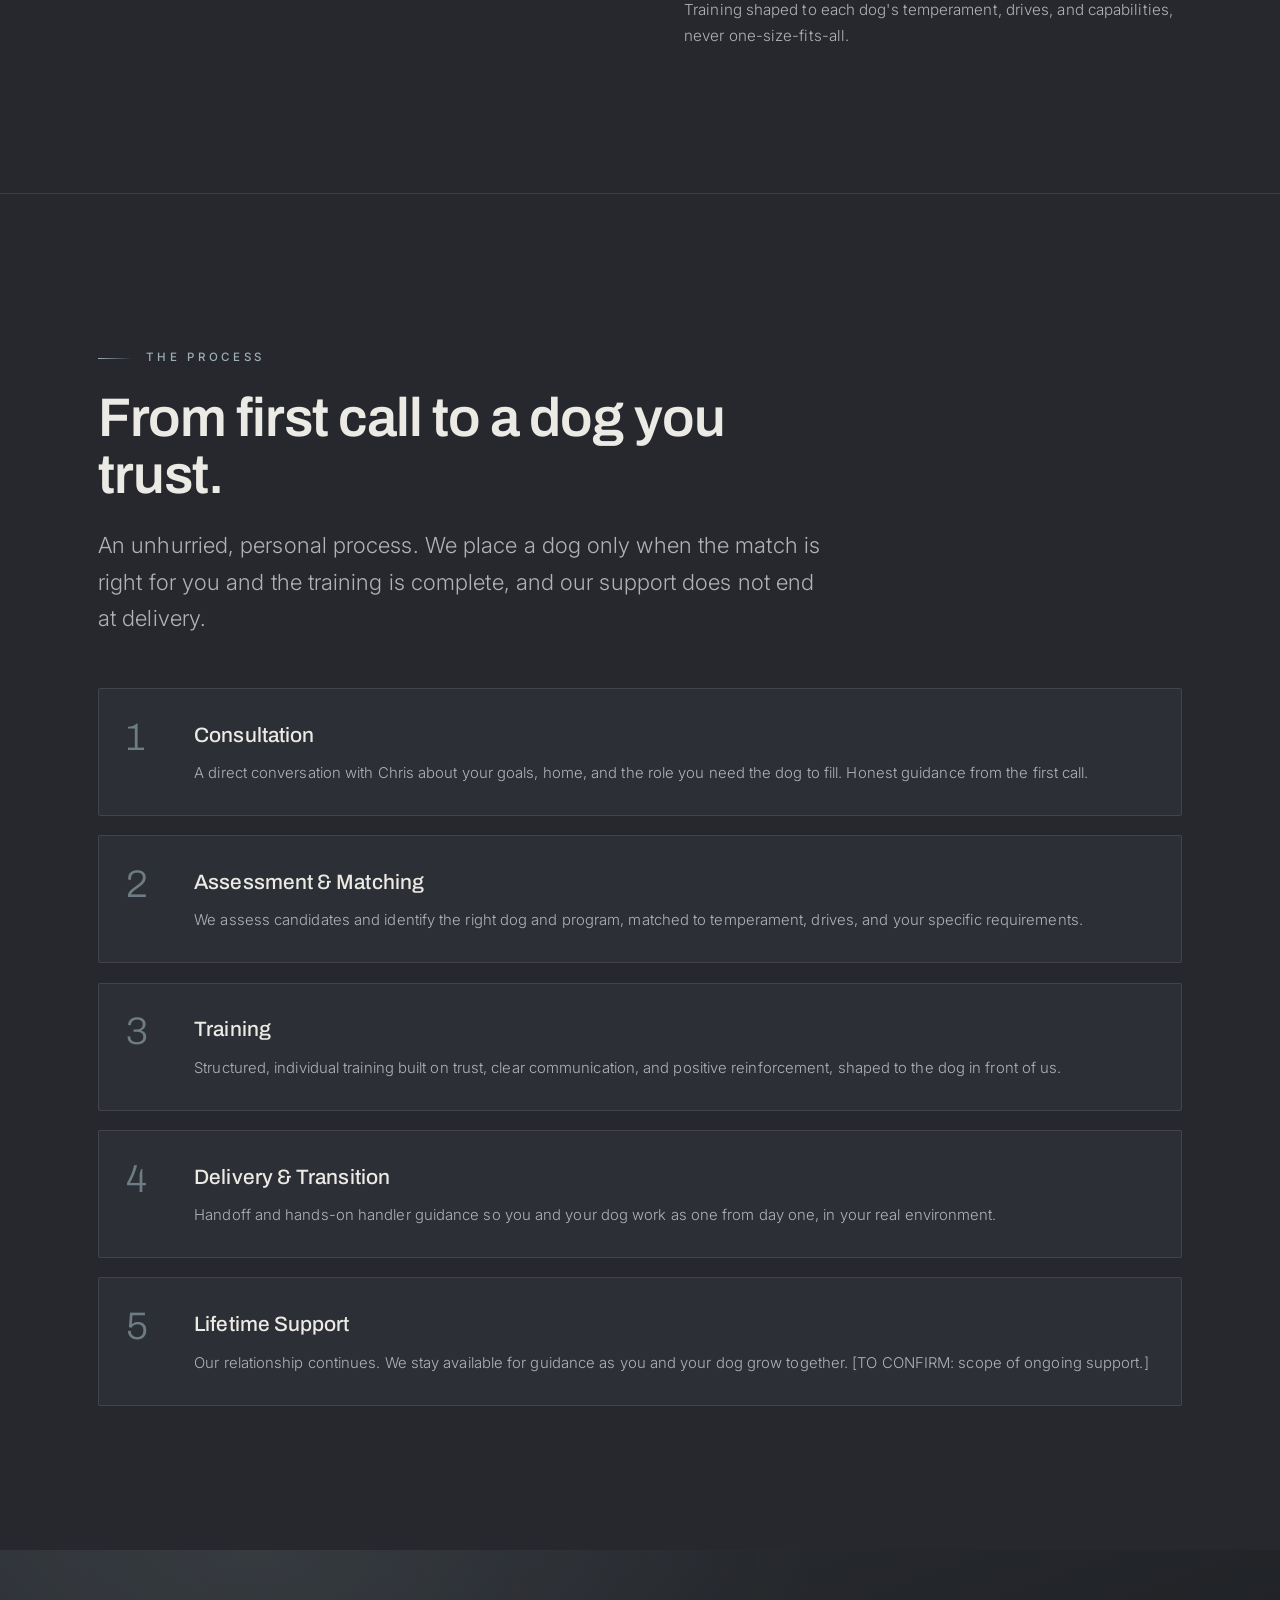
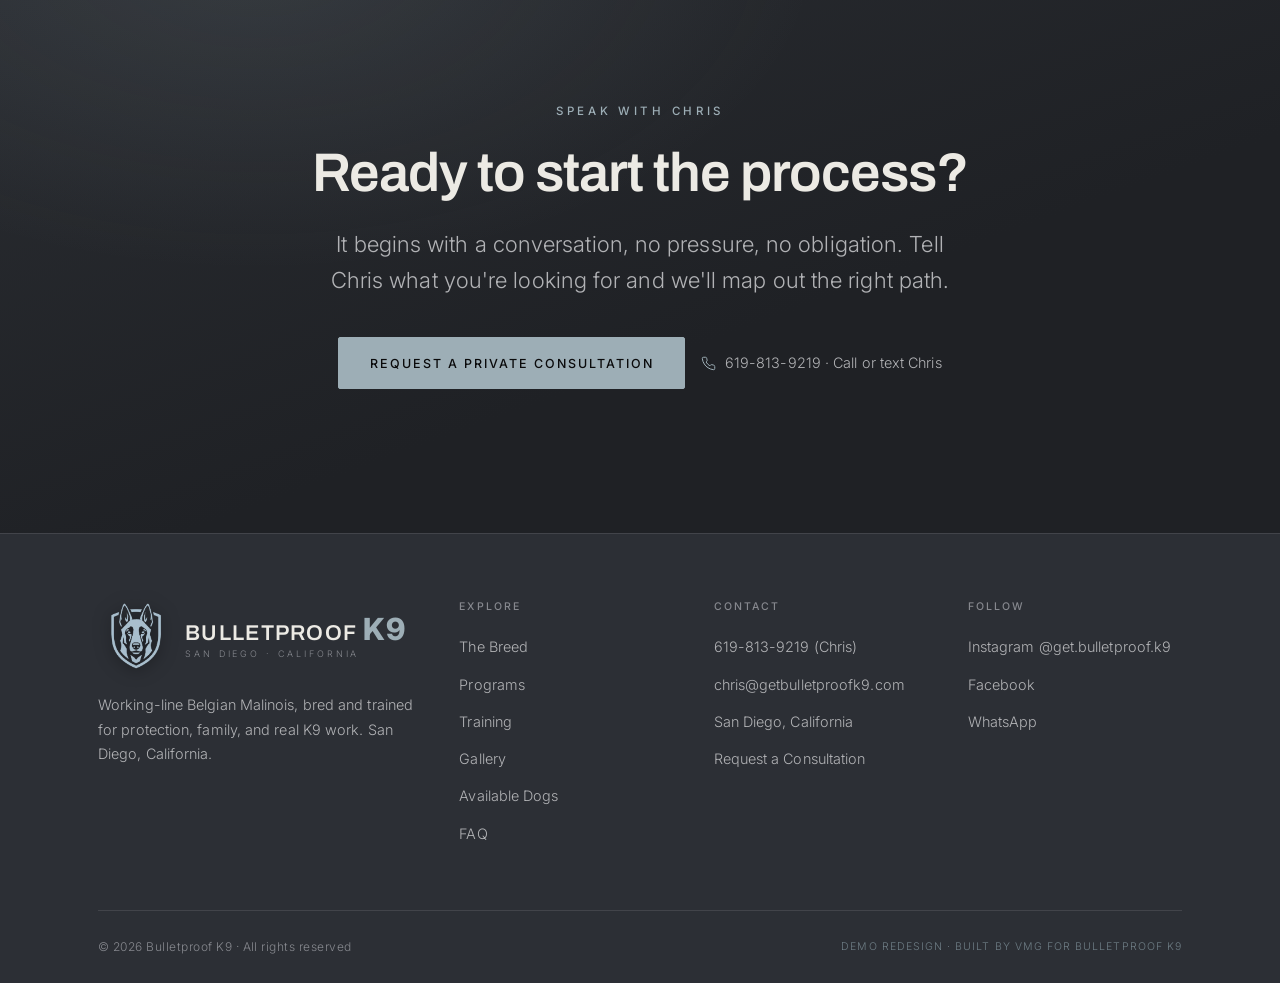
<file: training.html>
<!DOCTYPE html>
<!--
  BULLETPROOF K9, Training
  Built by VMG. Shared nav/footer/CSS/JS identical to the approved Home (index.html).
  HONESTY: [TO CONFIRM] = verify with client · "By Private Consultation" = no invented price ·
  "Sample - illustrative" = testimonials are not real clients.
-->
<html lang="en">
<head>
<meta charset="UTF-8">
<meta name="viewport" content="width=device-width, initial-scale=1.0">
<title>Training, Bulletproof K9 · San Diego</title>
<meta name="description" content="Our training philosophy - mutual trust, clear communication, and consistent positive reinforcement - plus the process from consultation to lifetime support.">
<link rel="icon" type="image/png" href="logo/emblem-fav2.png">
<link rel="apple-touch-icon" href="logo/emblem-fav2.png">
<meta property="og:title" content="Training, Bulletproof K9">
<meta property="og:description" content="Our training philosophy - mutual trust, clear communication, and consistent positive reinforcement - plus the process from consultation to lifetime support.">
<meta property="og:type" content="website">
<meta name="theme-color" content="#26282d">
<link rel="preconnect" href="https://fonts.googleapis.com">
<link rel="preconnect" href="https://fonts.gstatic.com" crossorigin>
<link href="https://fonts.googleapis.com/css2?family=Archivo:wght@400;500;600;700;800&family=Inter:wght@300;400;500;600&display=swap" rel="stylesheet">
<link rel="stylesheet" href="css/styles.css">
</head>
<body id="top">

<!-- ========================= NAV (identical to Home; hrefs -> pages + aria-current) ========================= -->
<header class="nav" id="nav">
  <div class="wrap nav-inner">
    <a class="brand" href="index.html" aria-label="Bulletproof K9, home">
      <img class="emblem" src="logo/emblem-mark2.png" alt="" width="32" height="40" aria-hidden="true">
      <span class="word">
        <b>BULLETPROOF <span class="k9">K9</span></b>
        <span>San Diego · California</span>
      </span>
    </a>

    <nav aria-label="Primary">
      <ul class="nav-links">
        <li><a href="breed.html">The Breed</a></li>
        <li><a href="programs.html">Programs</a></li>
        <li><a href="training.html" aria-current="page">Training</a></li>
        <li><a href="gallery.html">Gallery</a></li>
        <li><a href="available.html">Available</a></li>
        <li><a href="index.html#faq">FAQ</a></li>
      </ul>
    </nav>

    <div class="nav-cta">
      <a class="nav-phone" href="tel:+16198139219" aria-label="Call Chris at 619-813-9219">
        <svg width="15" height="15" viewBox="0 0 24 24" fill="none" stroke="currentColor" stroke-width="1.6"><path d="M22 16.9v3a2 2 0 0 1-2.2 2 19.8 19.8 0 0 1-8.6-3.1 19.5 19.5 0 0 1-6-6A19.8 19.8 0 0 1 2.1 4.2 2 2 0 0 1 4.1 2h3a2 2 0 0 1 2 1.7c.1.9.3 1.8.6 2.6a2 2 0 0 1-.5 2.1L8.1 9.6a16 16 0 0 0 6 6l1.2-1.2a2 2 0 0 1 2.1-.5c.8.3 1.7.5 2.6.6a2 2 0 0 1 1.7 2Z"/></svg>
        619-813-9219
      </a>
      <a class="btn btn-primary btn-sm" href="contact.html" aria-label="Request a consultation">Consultation</a>
    </div>

    <button class="nav-toggle" id="navToggle" aria-label="Open menu" aria-expanded="false" aria-controls="mobileMenu">
      <span class="bars"><span></span><span></span><span></span></span>
    </button>
  </div>
</header>

<!-- mobile menu -->
<div class="mobile-menu" id="mobileMenu">
  <a class="m-link" href="breed.html">The Breed</a>
  <a class="m-link" href="programs.html">Programs</a>
  <a class="m-link" href="training.html" aria-current="page">Training</a>
  <a class="m-link" href="gallery.html">Gallery</a>
  <a class="m-link" href="available.html">Available Dogs</a>
  <a class="m-link" href="index.html#faq">FAQ</a>
  <div class="m-foot">
    <a class="btn btn-primary" href="contact.html">Request a Consultation</a>
    <div class="m-contact">
      <a href="tel:+16198139219"><svg width="16" height="16" viewBox="0 0 24 24" fill="none" stroke="currentColor" stroke-width="1.6"><path d="M22 16.9v3a2 2 0 0 1-2.2 2 19.8 19.8 0 0 1-8.6-3.1 19.5 19.5 0 0 1-6-6A19.8 19.8 0 0 1 2.1 4.2 2 2 0 0 1 4.1 2h3a2 2 0 0 1 2 1.7c.1.9.3 1.8.6 2.6a2 2 0 0 1-.5 2.1L8.1 9.6a16 16 0 0 0 6 6l1.2-1.2a2 2 0 0 1 2.1-.5c.8.3 1.7.5 2.6.6a2 2 0 0 1 1.7 2Z"/></svg>619-813-9219</a>
      <a href="mailto:chris@getbulletproofk9.com"><svg width="16" height="16" viewBox="0 0 24 24" fill="none" stroke="currentColor" stroke-width="1.6"><rect x="3" y="5" width="18" height="14" rx="1.5"/><path d="M3 7l9 6 9-6"/></svg>chris@getbulletproofk9.com</a>
    </div>
  </div>
</div>

<main>
<section class="page-hero">
  <div class="ph-bg" aria-hidden="true"><img src="images/tier2.jpg" alt=""></div>
  <div class="wrap">
    <div class="page-hero-inner reveal">
      <nav class="crumbs" aria-label="Breadcrumb">
        <a href="index.html">Home</a><span class="sep">/</span><span class="here">Training</span>
      </nav>
      <span class="eyebrow" style="margin-top:1.1rem">Our Training Philosophy</span>
      <h1 class="display" style="font-size:clamp(2.4rem,1.6rem+3.4vw,4rem)">We train the dog<br><em>in front of us.</em></h1>
      <p class="lede">Our approach is built on mutual trust, clear communication, and consistent positive reinforcement, understanding each dog as an individual and tailoring training to their temperament, drives, and capabilities.</p>
    </div>
  </div>
</section>

<section class="section-pad">
  <div class="wrap">
    <div class="split rev">
      <div class="media img-ph reveal"><img class="cover" src="images/tier2.jpg" alt="A trainer working a Belgian Malinois through a focused drill"></div>
      <div class="reveal">
        <span class="eyebrow">Philosophy</span>
        <h2 class="h2" style="margin-top:1.2rem">No template. No shortcuts.</h2>
        <p class="lede" style="margin-top:1.4rem">The result is a dog that is genuinely reliable: precise on command, settled at home, and confident in the work.</p>
        <ul class="value-list">
          <li><span class="n">01</span><div><h4>Mutual Trust</h4><p>The foundation of everything. A dog that trusts its handler works with clarity, not fear.</p></div></li>
          <li><span class="n">02</span><div><h4>Clear Communication</h4><p>Consistent, readable signals so the dog always knows what's being asked, and what to do.</p></div></li>
          <li><span class="n">03</span><div><h4>Consistent Positive Reinforcement</h4><p>We build behavior that holds up under pressure by rewarding the right choices, repeatedly and fairly.</p></div></li>
          <li><span class="n">04</span><div><h4>Individual Tailoring</h4><p>Training shaped to each dog's temperament, drives, and capabilities, never one-size-fits-all.</p></div></li>
        </ul>
      </div>
    </div>
  </div>
</section>

<hr class="divider">

<section class="section-pad">
  <div class="wrap">
    <div class="sec-head reveal">
      <span class="eyebrow">The Process</span>
      <h2 class="h2">From first call to a dog you trust.</h2>
      <p class="lede">An unhurried, personal process. We place a dog only when the match is right for you and the training is complete, and our support does not end at delivery.</p>
    </div>
    <div class="process-flow">
    <div class="flow-step reveal"><span class="fnum">1</span><div><h4>Consultation</h4><p>A direct conversation with Chris about your goals, home, and the role you need the dog to fill. Honest guidance from the first call.</p></div></div>
    <div class="flow-step reveal"><span class="fnum">2</span><div><h4>Assessment &amp; Matching</h4><p>We assess candidates and identify the right dog and program, matched to temperament, drives, and your specific requirements.</p></div></div>
    <div class="flow-step reveal"><span class="fnum">3</span><div><h4>Training</h4><p>Structured, individual training built on trust, clear communication, and positive reinforcement, shaped to the dog in front of us.</p></div></div>
    <div class="flow-step reveal"><span class="fnum">4</span><div><h4>Delivery &amp; Transition</h4><p>Handoff and hands-on handler guidance so you and your dog work as one from day one, in your real environment.</p></div></div>
    <div class="flow-step reveal"><span class="fnum">5</span><div><h4>Lifetime Support</h4><p>Our relationship continues. We stay available for guidance as you and your dog grow together. [TO CONFIRM: scope of ongoing support.]</p></div></div>
    </div>
  </div>
</section>

<section class="cta-band section-pad">
  <div class="cta-bg" aria-hidden="true"></div>
  <div class="wrap reveal">
    <span class="eyebrow center">Speak with Chris</span>
    <h2 class="h2">Ready to start the process?</h2>
    <p class="lede">It begins with a conversation, no pressure, no obligation. Tell Chris what you're looking for and we'll map out the right path.</p>
    <div class="cta-actions">
      <a class="btn btn-primary" href="contact.html">Request a Private Consultation</a>
      <a class="cta-phone" href="tel:+16198139219"><svg width="15" height="15" viewBox="0 0 24 24" fill="none" stroke="currentColor" stroke-width="1.6"><path d="M22 16.9v3a2 2 0 0 1-2.2 2 19.8 19.8 0 0 1-8.6-3.1 19.5 19.5 0 0 1-6-6A19.8 19.8 0 0 1 2.1 4.2 2 2 0 0 1 4.1 2h3a2 2 0 0 1 2 1.7c.1.9.3 1.8.6 2.6a2 2 0 0 1-.5 2.1L8.1 9.6a16 16 0 0 0 6 6l1.2-1.2a2 2 0 0 1 2.1-.5c.8.3 1.7.5 2.6.6a2 2 0 0 1 1.7 2Z"/></svg>619-813-9219 · Call or text Chris</a>
    </div>
  </div>
</section>

<!-- ========================= FOOTER (identical to Home; hrefs -> pages) ========================= -->
<footer>
  <div class="wrap">
    <div class="foot-grid">
      <div class="foot-brand">
        <a class="brand" href="index.html" aria-label="Bulletproof K9, home">
          <img class="emblem" src="logo/emblem-mark2.png" alt="" width="30" height="38" aria-hidden="true">
          <span class="word"><b>BULLETPROOF <span class="k9">K9</span></b><span>San Diego · California</span></span>
        </a>
        <p>Working-line Belgian Malinois, bred and trained for protection, family, and real K9 work. San Diego, California.</p>
      </div>
      <div class="foot-col">
        <h5>Explore</h5>
        <ul>
          <li><a href="breed.html">The Breed</a></li>
          <li><a href="programs.html">Programs</a></li>
          <li><a href="training.html">Training</a></li>
          <li><a href="gallery.html">Gallery</a></li>
          <li><a href="available.html">Available Dogs</a></li>
          <li><a href="index.html#faq">FAQ</a></li>
        </ul>
      </div>
      <div class="foot-col">
        <h5>Contact</h5>
        <ul>
          <li><a href="tel:+16198139219">619-813-9219 (Chris)</a></li>
          <li><a href="mailto:chris@getbulletproofk9.com">chris@getbulletproofk9.com</a></li>
          <li>San Diego, California</li>
          <li><a href="contact.html">Request a Consultation</a></li>
        </ul>
      </div>
      <div class="foot-col">
        <h5>Follow</h5>
        <ul>
          <li><a href="https://instagram.com/get.bulletproof.k9" target="_blank" rel="noopener">Instagram @get.bulletproof.k9</a></li>
          <li><a href="#" target="_blank" rel="noopener">Facebook</a></li>
          <li><a href="https://wa.me/16198139219" target="_blank" rel="noopener">WhatsApp</a></li>
        </ul>
      </div>
    </div>
    <div class="foot-bar">
      <small>© <span id="yr"></span> Bulletproof K9 · All rights reserved</small>
      <span class="demo-note">Demo redesign · Built by VMG for Bulletproof K9</span>
    </div>
  </div>
</footer>

<script src="js/main.js" defer></script>
</body>
</html>
</file>
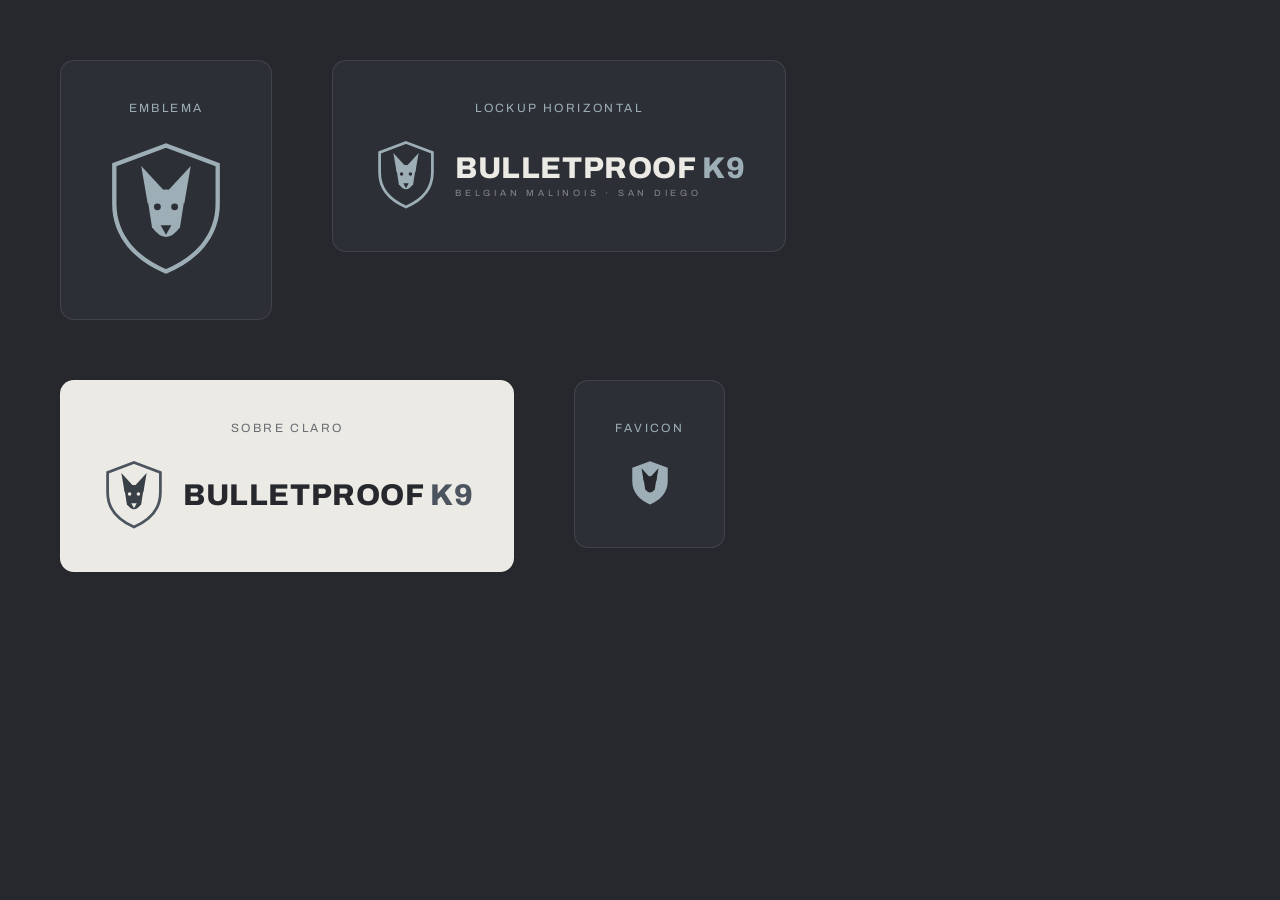
<file: logo/logo-preview.html>
<!DOCTYPE html><html><head><meta charset="utf-8">
<link href="https://fonts.googleapis.com/css2?family=Archivo:wght@600;700;800&display=swap" rel="stylesheet">
<style>
body{margin:0;background:#26282d;color:#eceae4;font-family:'Archivo',sans-serif;display:flex;flex-wrap:wrap;gap:60px;padding:60px;align-items:flex-start}
.card{background:#2c2f35;border:1px solid rgba(255,255,255,.1);border-radius:14px;padding:40px;display:flex;flex-direction:column;align-items:center;gap:24px}
.label{font-size:12px;letter-spacing:.2em;text-transform:uppercase;color:#9daeb6}
.lockup{display:flex;align-items:center;gap:16px}
.word{font-weight:800;font-size:30px;letter-spacing:.02em;line-height:1}
.word .k9{color:#9daeb6}
.sub{font-size:9px;letter-spacing:.42em;color:#86888e;text-transform:uppercase;margin-top:5px}
.light{background:#eceae4}.light .word{color:#26282d}.light .sub{color:#6a6c72}
.fav{width:48px;height:48px}
</style></head><body>

<div class="card">
  <span class="label">Emblema</span>
  <svg width="130" height="140" viewBox="0 0 120 130">
    <path d="M60 6 L108 24 L108 60 C108 92 86 112 60 123 C34 112 12 92 12 60 L12 24 Z" fill="none" stroke="#9daeb6" stroke-width="4"/>
    <g fill="#9daeb6">
      <path d="M43 60 L37 25 L60 50 Z"/>
      <path d="M77 60 L83 25 L60 50 Z"/>
      <path d="M42 50 Q60 44 78 50 L73 82 Q60 100 47 82 Z"/>
    </g>
    <circle cx="52" cy="63" r="3.2" fill="#2c2f35"/>
    <circle cx="68" cy="63" r="3.2" fill="#2c2f35"/>
    <path d="M55 80 L65 80 L60 89 Z" fill="#2c2f35"/>
  </svg>
</div>

<div class="card">
  <span class="label">Lockup horizontal</span>
  <div class="lockup">
    <svg width="66" height="72" viewBox="0 0 120 130">
      <path d="M60 6 L108 24 L108 60 C108 92 86 112 60 123 C34 112 12 92 12 60 L12 24 Z" fill="none" stroke="#9daeb6" stroke-width="5"/>
      <g fill="#9daeb6">
        <path d="M43 60 L37 25 L60 50 Z"/>
        <path d="M77 60 L83 25 L60 50 Z"/>
        <path d="M42 50 Q60 44 78 50 L73 82 Q60 100 47 82 Z"/>
      </g>
      <circle cx="52" cy="63" r="3.2" fill="#2c2f35"/>
      <circle cx="68" cy="63" r="3.2" fill="#2c2f35"/>
      <path d="M55 80 L65 80 L60 89 Z" fill="#2c2f35"/>
    </svg>
    <div>
      <div class="word">BULLETPROOF <span class="k9">K9</span></div>
      <div class="sub">Belgian Malinois · San Diego</div>
    </div>
  </div>
</div>

<div class="card light">
  <span class="label" style="color:#6a6c72">Sobre claro</span>
  <div class="lockup">
    <svg width="66" height="72" viewBox="0 0 120 130">
      <path d="M60 6 L108 24 L108 60 C108 92 86 112 60 123 C34 112 12 92 12 60 L12 24 Z" fill="none" stroke="#4b545f" stroke-width="5"/>
      <g fill="#3a4048">
        <path d="M43 60 L37 25 L60 50 Z"/>
        <path d="M77 60 L83 25 L60 50 Z"/>
        <path d="M42 50 Q60 44 78 50 L73 82 Q60 100 47 82 Z"/>
      </g>
      <circle cx="52" cy="63" r="3.2" fill="#eceae4"/>
      <circle cx="68" cy="63" r="3.2" fill="#eceae4"/>
      <path d="M55 80 L65 80 L60 89 Z" fill="#eceae4"/>
    </svg>
    <div><div class="word">BULLETPROOF <span class="k9" style="color:#4b545f">K9</span></div></div>
  </div>
</div>

<div class="card">
  <span class="label">Favicon</span>
  <svg class="fav" viewBox="0 0 120 130">
    <path d="M60 6 L108 24 L108 60 C108 92 86 112 60 123 C34 112 12 92 12 60 L12 24 Z" fill="#9daeb6"/>
    <g fill="#26282d">
      <path d="M43 60 L37 25 L60 50 Z"/>
      <path d="M77 60 L83 25 L60 50 Z"/>
      <path d="M42 50 Q60 44 78 50 L73 82 Q60 100 47 82 Z"/>
    </g>
  </svg>
</div>

</body></html>
</file>
<file: css/styles.css>
/* ---------------------------------------------------------------------
     DESIGN TOKENS
  --------------------------------------------------------------------- */
  :root{
    --bg:        #26282d;   /* warm graphite, not black */
    --bg-2:      #2c2f35;   /* raised surface */
    --bg-3:      #33363d;   /* card surface */
    --bg-deep:   #1d1f23;   /* deep sections / nav */
    --line:      rgba(255,255,255,.10);
    --line-2:    rgba(255,255,255,.18);
    --ink:       #eceae4;   /* soft ivory */
    --ink-soft:  #b1b2b5;   /* secondary text */
    --ink-mute:  #86888e;   /* tertiary / labels */
    --accent:    #9daeb6;   /* soft steel — the single accent */
    --accent-dim:#6e7d85;
    --glow:      rgba(157,174,182,.16);
    --radius:    2px;
    --maxw:      1180px;
    --pad:       clamp(1.25rem, 5vw, 3rem);
    --nav-h:     94px;
    --serif: "Archivo", -apple-system, BlinkMacSystemFont, sans-serif; /* display, sans */
    --sans: "Inter", -apple-system, BlinkMacSystemFont, "Segoe UI", sans-serif;
  }

  *,*::before,*::after{ box-sizing:border-box; }
  html{ scroll-behavior:smooth; -webkit-text-size-adjust:100%; scroll-padding-top:calc(var(--nav-h) + 10px); }
  @media (prefers-reduced-motion: reduce){
    html{ scroll-behavior:auto; }
    *,*::before,*::after{ animation-duration:.001ms!important; animation-iteration-count:1!important; transition-duration:.001ms!important; }
  }

  body{
    margin:0;
    background:var(--bg);
    color:var(--ink);
    font-family:var(--sans);
    font-weight:300;
    font-size:clamp(1rem, .96rem + .3vw, 1.075rem);
    line-height:1.7;
    letter-spacing:.005em;
    -webkit-font-smoothing:antialiased;
    text-rendering:optimizeLegibility;
    overflow-x:hidden;
  }
  body.menu-open{ overflow:hidden; }

  ::selection{ background:var(--accent); color:#0a0a0b; }
  a{ color:inherit; text-decoration:none; }
  img{ max-width:100%; display:block; }

  a:focus-visible, button:focus-visible, summary:focus-visible, input:focus-visible, select:focus-visible, textarea:focus-visible{
    outline:2px solid var(--accent);
    outline-offset:3px;
    border-radius:var(--radius);
  }

  /* ---------------------------------------------------------------------
     TYPOGRAPHY
  --------------------------------------------------------------------- */
  h1,h2,h3{ font-family:var(--serif); font-weight:600; line-height:1.04; letter-spacing:-.018em; margin:0; }
  .display{ font-size:clamp(2.6rem, 1.5rem + 5vw, 5.4rem); font-weight:500; }
  .h2{ font-size:clamp(2rem, 1.4rem + 2.6vw, 3.4rem); }
  .h3{ font-size:clamp(1.35rem, 1.15rem + 1vw, 1.85rem); }

  .eyebrow{
    font-family:var(--sans);
    font-size:.72rem; font-weight:500;
    letter-spacing:.32em; text-transform:uppercase;
    color:var(--accent);
    display:inline-flex; align-items:center; gap:.85rem;
  }
  .eyebrow::before{ content:""; width:34px; height:1px; background:linear-gradient(90deg, var(--accent), transparent); }
  .eyebrow.center{ justify-content:center; }
  .eyebrow.center::before{ display:none; }

  .lede{ font-size:clamp(1.12rem, 1.02rem + .5vw, 1.38rem); color:var(--ink-soft); font-weight:300; line-height:1.65; }
  .muted{ color:var(--ink-soft); }
  .serif-quote{ font-family:var(--serif); font-style:normal; font-weight:500; }

  /* ---------------------------------------------------------------------
     LAYOUT
  --------------------------------------------------------------------- */
  .wrap{ max-width:var(--maxw); margin-inline:auto; padding-inline:var(--pad); }
  section{ position:relative; }
  .section-pad{ padding-block:clamp(4.5rem, 3rem + 9vw, 9rem); }
  .divider{ height:1px; background:var(--line); border:0; margin:0; }

  /* ---------------------------------------------------------------------
     BUTTONS
  --------------------------------------------------------------------- */
  .btn{
    --bh:52px;
    display:inline-flex; align-items:center; justify-content:center; gap:.6rem;
    min-height:var(--bh); padding:0 1.9rem;
    font-family:var(--sans); font-size:.78rem; font-weight:500;
    letter-spacing:.16em; text-transform:uppercase;
    cursor:pointer; border-radius:var(--radius);
    transition:background .35s ease, color .35s ease, border-color .35s ease, transform .2s ease, box-shadow .35s ease;
    white-space:nowrap;
  }
  .btn-primary{ background:var(--accent); color:#0a0a0b; border:1px solid var(--accent); }
  .btn-primary:hover{ background:transparent; color:var(--accent); box-shadow:0 0 0 1px var(--accent), 0 14px 30px -14px var(--glow); }
  .btn-ghost{ background:transparent; color:var(--ink); border:1px solid var(--line-2); }
  .btn-ghost:hover{ border-color:var(--accent); color:var(--accent); }
  .btn-sm{ --bh:44px; padding:0 1.35rem; font-size:.72rem; }

  .link-arrow{
    display:inline-flex; align-items:center; gap:.55rem;
    font-size:.78rem; font-weight:500; letter-spacing:.16em; text-transform:uppercase; color:var(--accent);
  }
  .link-arrow svg{ transition:transform .3s ease; }
  .link-arrow:hover svg{ transform:translateX(5px); }

  /* ---------------------------------------------------------------------
     IMAGE PLACEHOLDER (elegant, for "more coming")
  --------------------------------------------------------------------- */
  .img-ph{
    position:relative;
    background:
      radial-gradient(120% 90% at 30% 15%, rgba(157,174,182,.10), transparent 60%),
      linear-gradient(150deg, #33363d 0%, #24262b 55%, #1b1d21 100%);
    border:1px solid var(--line); border-radius:var(--radius);
    overflow:hidden; isolation:isolate;
  }
  .img-ph::after{ content:""; position:absolute; inset:0;
    background:radial-gradient(140% 120% at 50% 120%, transparent 40%, rgba(0,0,0,.55) 100%); pointer-events:none; }
  .img-ph .ph-mono{ position:absolute; inset:0; z-index:1; display:flex; flex-direction:column; align-items:center; justify-content:center; gap:.9rem; opacity:.6; }
  .img-ph .ph-mono svg{ width:40px; height:40px; stroke:var(--ink-mute); }
  .img-ph .ph-mono span{ font-size:.6rem; letter-spacing:.24em; text-transform:uppercase; color:var(--ink-mute); }
  .cover{ position:absolute; inset:0; width:100%; height:100%; object-fit:cover; z-index:0; }

  /* ---------------------------------------------------------------------
     NAV — generous, non-wrapping, real emblem
  --------------------------------------------------------------------- */
  .nav{
    position:fixed; top:0; left:0; right:0; z-index:100;
    transition:background .4s ease, border-color .4s ease, backdrop-filter .4s ease;
    border-bottom:1px solid transparent;
  }
  .nav.scrolled{
    background:rgba(29,31,35,.88);
    backdrop-filter:saturate(140%) blur(14px);
    -webkit-backdrop-filter:saturate(140%) blur(14px);
    border-bottom:1px solid var(--line);
  }
  .nav-inner{
    display:flex; align-items:center; justify-content:space-between; gap:clamp(1rem,2vw,2rem);
    height:var(--nav-h); width:100%; max-width:none; margin:0;
    padding-inline:clamp(1.5rem,3.5vw,3.5rem);
  }
  .brand{ display:inline-flex; align-items:center; gap:.7rem; flex:none; }
  .brand .emblem{ width:auto; height:76px; flex:none; filter:drop-shadow(0 2px 8px rgba(0,0,0,.5)); }
  .brand .word{ display:flex; flex-direction:column; line-height:1.05; }
  .brand .word b{ font-family:var(--serif); font-size:1.34rem; font-weight:600; letter-spacing:.06em; }
  .brand .word b .k9{ color:var(--accent); font-size:1.42em; font-weight:800; letter-spacing:.01em; margin-left:.06em; }
  .brand .word span{ font-family:var(--sans); font-size:.56rem; letter-spacing:.32em; text-transform:uppercase; color:var(--ink-mute); margin-top:.15rem; }

  .nav-links{ display:flex; align-items:center; gap:clamp(1.05rem, 1.9vw, 2.1rem); list-style:none; margin:0; padding:0; }
  .nav-links a{
    font-size:.75rem; letter-spacing:.12em; text-transform:uppercase; color:var(--ink-soft);
    position:relative; padding-block:.5rem; white-space:nowrap; transition:color .3s ease;
  }
  .nav-links a:hover{ color:var(--ink); }
  .nav-links a::after{ content:""; position:absolute; left:0; bottom:-1px; height:1px; width:0; background:var(--accent); transition:width .3s ease; }
  .nav-links a:hover::after{ width:100%; }
  .nav-cta{ display:flex; align-items:center; gap:1rem; flex:none; }
  .nav-phone{ display:inline-flex; align-items:center; gap:.5rem; font-size:.78rem; letter-spacing:.06em; color:var(--ink-soft); white-space:nowrap; }
  .nav-phone svg{ stroke:var(--accent); flex:none; }
  .nav-phone:hover{ color:var(--ink); }

  .nav-toggle{
    display:none; width:46px; height:46px; align-items:center; justify-content:center;
    background:transparent; border:1px solid var(--line-2); border-radius:var(--radius); cursor:pointer;
  }
  .nav-toggle .bars{ position:relative; width:20px; height:12px; }
  .nav-toggle .bars span{ position:absolute; left:0; width:100%; height:1.5px; background:var(--ink); transition:transform .3s ease, opacity .3s ease; }
  .nav-toggle .bars span:nth-child(1){ top:0; }
  .nav-toggle .bars span:nth-child(2){ top:50%; transform:translateY(-50%); }
  .nav-toggle .bars span:nth-child(3){ bottom:0; }
  body.menu-open .nav-toggle .bars span:nth-child(1){ top:50%; transform:translateY(-50%) rotate(45deg); }
  body.menu-open .nav-toggle .bars span:nth-child(2){ opacity:0; }
  body.menu-open .nav-toggle .bars span:nth-child(3){ bottom:auto; top:50%; transform:translateY(-50%) rotate(-45deg); }

  /* mobile panel */
  .mobile-menu{
    position:fixed; inset:var(--nav-h) 0 0; z-index:99;
    background:rgba(24,26,30,.98);
    backdrop-filter:blur(16px); -webkit-backdrop-filter:blur(16px);
    padding:1.6rem var(--pad) 2.4rem;
    display:flex; flex-direction:column;
    transform:translateY(-8px); opacity:0; pointer-events:none;
    transition:opacity .3s ease, transform .3s ease;
    overflow-y:auto;
  }
  body.menu-open .mobile-menu{ opacity:1; transform:none; pointer-events:auto; }
  .mobile-menu a.m-link{
    font-family:var(--serif); font-size:1.5rem; font-weight:500; color:var(--ink);
    padding:1rem 0; border-bottom:1px solid var(--line); display:flex; justify-content:space-between; align-items:center;
  }
  .mobile-menu a.m-link:hover{ color:var(--accent); }
  .mobile-menu .m-foot{ margin-top:2rem; display:flex; flex-direction:column; gap:1.1rem; }
  .mobile-menu .m-foot .btn{ width:100%; }
  .mobile-menu .m-contact{ display:flex; flex-direction:column; gap:.5rem; font-size:.95rem; color:var(--ink-soft); }
  .mobile-menu .m-contact a{ display:inline-flex; align-items:center; gap:.6rem; }
  .mobile-menu .m-contact svg{ stroke:var(--accent); flex:none; }

  /* below wide screens: hide the redundant phone (kept in the CTA + footer) */
  @media (max-width:1440px){
    .nav-phone{ display:none; }
    .nav-links{ gap:clamp(.85rem,1.5vw,1.6rem); }
  }
  /* tablet / mobile: hamburger menu */
  @media (max-width:1040px){
    .nav-links{ display:none; }
    .nav-cta .btn{ display:none; }
    .nav-toggle{ display:inline-flex; }
  }

  /* ---------------------------------------------------------------------
     HERO
  --------------------------------------------------------------------- */
  .hero{ position:relative; min-height:100svh; display:flex; align-items:center; padding-top:var(--nav-h); overflow:hidden; }
  .hero-bg{ position:absolute; inset:-8% 0; z-index:0; }
  .hero-img{
    position:absolute; inset:0;
    background:
      linear-gradient(100deg, rgba(20,22,26,.98) 0%, rgba(20,22,26,.92) 38%, rgba(20,22,26,.55) 66%, rgba(20,22,26,.16) 100%),
      url("../images/real-7.jpg") center 30% / cover no-repeat;
  }
  .hero-img.zoom{ animation:heroZoom 22s ease-out both; }
  @keyframes heroZoom{ from{ transform:scale(1.08); } to{ transform:scale(1); } }
  .hero::before{ content:""; position:absolute; inset:0; z-index:1; pointer-events:none;
    background:linear-gradient(180deg, rgba(20,22,26,.30), transparent 26%, transparent 66%, rgba(20,22,26,.6)); }
  .hero::after{ content:""; position:absolute; left:0; right:0; bottom:0; height:42%; z-index:1; pointer-events:none;
    background:linear-gradient(transparent, var(--bg)); }
  .hero-inner{ position:relative; z-index:2; width:100%; }
  .hero-content{ max-width:780px; }
  .hero h1{ margin-top:1.5rem; }
  .hero h1 em{ font-style:normal; color:var(--accent); }
  .hero .lede{ margin-top:1.7rem; max-width:580px; }
  .hero-actions{ margin-top:2.5rem; display:flex; flex-wrap:wrap; gap:1rem; align-items:center; }
  .hero-note{ margin-top:2.3rem; display:flex; flex-wrap:wrap; align-items:center; gap:.7rem; color:var(--ink-mute); font-size:.8rem; letter-spacing:.04em; }
  .hero-note .rule{ width:26px; height:1px; background:var(--line-2); }

  .scroll-cue{ position:absolute; left:50%; bottom:1.8rem; transform:translateX(-50%); z-index:3;
    font-size:.6rem; letter-spacing:.3em; text-transform:uppercase; color:var(--ink-mute);
    display:flex; flex-direction:column; align-items:center; gap:.7rem; }
  .scroll-cue .bar{ width:1px; height:40px; background:linear-gradient(var(--accent), transparent); animation:cue 2.4s ease-in-out infinite; transform-origin:top; }
  @keyframes cue{ 0%,100%{ transform:scaleY(.4); opacity:.5; } 50%{ transform:scaleY(1); opacity:1; } }
  @media(max-width:760px){ .scroll-cue{ display:none; } }

  /* ---------------------------------------------------------------------
     TRUST STRIP
  --------------------------------------------------------------------- */
  .strip{ border-block:1px solid var(--line); background:var(--bg-2); }
  .strip-inner{ display:grid; grid-template-columns:repeat(4,1fr); gap:1.5rem 2.5rem; padding-block:1.9rem; }
  @media(max-width:760px){ .strip-inner{ grid-template-columns:1fr 1fr; } }
  .strip-item{ display:flex; flex-direction:column; gap:.35rem; }
  .strip-item .k{ font-family:var(--serif); font-size:1.35rem; color:var(--ink); line-height:1.1; }
  .strip-item .v{ font-size:.66rem; letter-spacing:.18em; text-transform:uppercase; color:var(--ink-mute); }
  .confirm{ color:var(--accent-dim); }

  /* ---------------------------------------------------------------------
     SECTION HEADER
  --------------------------------------------------------------------- */
  .sec-head{ max-width:740px; }
  .sec-head.center{ margin-inline:auto; text-align:center; }
  .sec-head h2{ margin-top:1.4rem; }
  .sec-head p{ margin-top:1.5rem; }

  /* ---------------------------------------------------------------------
     SPLIT (breed / philosophy)
  --------------------------------------------------------------------- */
  .split{ display:grid; grid-template-columns:1.05fr .95fr; gap:clamp(2rem,5vw,5rem); align-items:center; }
  .split.rev{ grid-template-columns:.95fr 1.05fr; }
  @media(max-width:900px){ .split, .split.rev{ grid-template-columns:1fr; } .split.rev .media{ order:-1; } }
  .split .media{ aspect-ratio:4/5; }
  .value-list{ list-style:none; margin:2.2rem 0 0; padding:0; display:grid; gap:1.4rem; }
  .value-list li{ display:grid; grid-template-columns:auto 1fr; gap:1.1rem; align-items:start; padding-bottom:1.4rem; border-bottom:1px solid var(--line); }
  .value-list li:last-child{ border-bottom:0; padding-bottom:0; }
  .value-list .n{ font-family:var(--serif); font-size:1.05rem; color:var(--accent); min-width:2ch; }
  .value-list h4{ font-family:var(--serif); font-size:1.28rem; font-weight:500; margin:0 0 .35rem; }
  .value-list p{ margin:0; font-size:.95rem; color:var(--ink-soft); }
  .chips{ display:flex; flex-wrap:wrap; gap:.6rem; margin-top:1.8rem; }
  .chip{ font-size:.66rem; letter-spacing:.16em; text-transform:uppercase; color:var(--ink-soft);
    border:1px solid var(--line-2); border-radius:999px; padding:.42rem .9rem; }

  /* ---------------------------------------------------------------------
     PROGRAMS (4 offerings)
  --------------------------------------------------------------------- */
  .programs{ display:grid; grid-template-columns:repeat(2,1fr); gap:1.4rem; margin-top:3.5rem; }
  @media(max-width:760px){ .programs{ grid-template-columns:1fr; max-width:480px; margin-inline:auto; } }
  .prog{
    position:relative; overflow:hidden; border:1px solid var(--line); border-radius:var(--radius);
    display:flex; flex-direction:column; min-height:420px; isolation:isolate;
    transition:border-color .4s ease, transform .4s ease, box-shadow .4s ease;
  }
  .prog:hover{ border-color:var(--accent-dim); transform:translateY(-5px); box-shadow:0 26px 50px -30px rgba(0,0,0,.8), 0 0 0 1px var(--glow); }
  .prog .media{ position:absolute; inset:0; z-index:0; }
  .prog .media img{ position:absolute; inset:0; width:100%; height:100%; object-fit:cover; transition:transform .8s cubic-bezier(.2,.7,.2,1); }
  .prog:hover .media img{ transform:scale(1.05); }
  .prog .scrim{ position:absolute; inset:0; z-index:1;
    background:linear-gradient(180deg, rgba(20,22,26,.15) 0%, rgba(20,22,26,.55) 48%, rgba(18,20,23,.94) 100%); }
  .prog .body{ position:relative; z-index:2; margin-top:auto; padding:1.8rem 1.7rem 1.9rem; }
  .prog .rank{ font-size:.66rem; letter-spacing:.24em; text-transform:uppercase; color:var(--accent); }
  .prog h3{ margin:.6rem 0 0; }
  .prog ul{ list-style:none; margin:1.1rem 0 1.4rem; padding:0; display:grid; gap:.55rem; }
  .prog ul li{ display:flex; gap:.65rem; font-size:.9rem; color:var(--ink-soft); }
  .prog ul li svg{ flex:none; margin-top:.3rem; stroke:var(--accent); }
  .prog .foot{ display:flex; align-items:center; justify-content:space-between; gap:1rem; padding-top:1.2rem; border-top:1px solid var(--line); }
  .prog .price{ font-family:var(--serif); font-size:1rem; }
  .prog .price small{ display:block; font-family:var(--sans); font-size:.6rem; letter-spacing:.16em; text-transform:uppercase; color:var(--ink-mute); margin-top:.15rem; }

  /* ---------------------------------------------------------------------
     PROCESS
  --------------------------------------------------------------------- */
  .process{ display:grid; grid-template-columns:repeat(4,1fr); gap:1.2rem; margin-top:3.5rem; }
  @media(max-width:900px){ .process{ grid-template-columns:1fr 1fr; } }
  @media(max-width:540px){ .process{ grid-template-columns:1fr; } }
  .step{ padding:1.9rem 1.5rem; border:1px solid var(--line); border-radius:var(--radius);
    background:linear-gradient(180deg, var(--bg-2), var(--bg)); position:relative; transition:border-color .4s ease, transform .4s ease; }
  .step:hover{ border-color:var(--line-2); transform:translateY(-4px); }
  .step .num{ font-family:var(--serif); font-size:2.5rem; color:var(--accent-dim); line-height:1; }
  .step h4{ font-family:var(--serif); font-size:1.3rem; font-weight:500; margin:1rem 0 .6rem; }
  .step p{ margin:0; font-size:.9rem; color:var(--ink-soft); }

  /* ---------------------------------------------------------------------
     QUOTE BAND
  --------------------------------------------------------------------- */
  .quote-band{ background:var(--bg-2); border-block:1px solid var(--line); }
  .quote-band blockquote{ margin:0 auto; max-width:960px; }
  .quote-band .serif-quote{ font-size:clamp(1.55rem, 1.15rem + 2.1vw, 2.8rem); line-height:1.3; color:var(--ink); }
  .quote-band cite{ display:block; margin-top:1.8rem; font-style:normal; font-size:.76rem; letter-spacing:.14em; text-transform:uppercase; color:var(--ink-mute); }

  /* ---------------------------------------------------------------------
     GALLERY
  --------------------------------------------------------------------- */
  .gallery{ display:grid; grid-template-columns:repeat(6,1fr); grid-auto-rows:150px; gap:1rem; margin-top:3.2rem; }
  @media(max-width:900px){ .gallery{ grid-template-columns:repeat(4,1fr); grid-auto-rows:130px; } }
  @media(max-width:560px){ .gallery{ grid-template-columns:repeat(2,1fr); grid-auto-rows:120px; } }
  .g-item{ position:relative; overflow:hidden; border:1px solid var(--line); border-radius:var(--radius); }
  .g-item img{ position:absolute; inset:0; width:100%; height:100%; object-fit:cover; transition:transform .9s cubic-bezier(.2,.7,.2,1), filter .5s ease; filter:saturate(.92); }
  .g-item::after{ content:""; position:absolute; inset:0; background:linear-gradient(180deg, transparent 55%, rgba(18,20,23,.5)); opacity:0; transition:opacity .4s ease; }
  .g-item:hover img{ transform:scale(1.06); filter:saturate(1); }
  .g-item:hover::after{ opacity:1; }
  .g-cap{ position:absolute; left:12px; bottom:10px; z-index:2; font-size:.6rem; letter-spacing:.2em; text-transform:uppercase; color:var(--ink); opacity:0; transform:translateY(6px); transition:opacity .4s ease, transform .4s ease; }
  .g-item:hover .g-cap{ opacity:1; transform:none; }
  .g-a{ grid-column:span 4; grid-row:span 2; }
  .g-b{ grid-column:span 2; grid-row:span 2; }
  .g-c{ grid-column:span 2; grid-row:span 2; }
  .g-d{ grid-column:span 2; grid-row:span 2; }
  .g-e{ grid-column:span 2; grid-row:span 2; }
  @media(max-width:900px){
    .g-a{ grid-column:span 4; grid-row:span 2; } .g-b,.g-c,.g-d,.g-e{ grid-column:span 2; grid-row:span 2; }
  }
  @media(max-width:560px){ .g-a,.g-b,.g-c,.g-d,.g-e{ grid-column:span 2; grid-row:span 2; } }
  .g-more .ph-mono{ position:static; height:100%; }

  /* ---------------------------------------------------------------------
     AVAILABLE DOGS
  --------------------------------------------------------------------- */
  .dogs{ display:grid; grid-template-columns:repeat(3,1fr); gap:1.4rem; margin-top:3.2rem; }
  @media(max-width:900px){ .dogs{ grid-template-columns:1fr; max-width:460px; margin-inline:auto; } }
  .dog{ background:var(--bg-3); border:1px solid var(--line); border-radius:var(--radius); overflow:hidden; display:flex; flex-direction:column;
    transition:border-color .4s ease, transform .4s ease; }
  .dog:hover{ border-color:var(--line-2); transform:translateY(-4px); }
  .dog .media{ aspect-ratio:4/3; position:relative; }
  .dog .badge{ position:absolute; top:12px; left:12px; z-index:3; font-size:.58rem; letter-spacing:.18em; text-transform:uppercase;
    background:rgba(18,20,23,.8); border:1px solid var(--line-2); color:var(--accent); padding:.35rem .7rem; border-radius:999px; backdrop-filter:blur(6px); }
  .dog .body{ padding:1.5rem 1.5rem 1.7rem; display:flex; flex-direction:column; flex:1; }
  .dog h4{ font-family:var(--serif); font-size:1.35rem; font-weight:500; margin:0; }
  .dog .meta{ margin:.9rem 0 0; padding:0; list-style:none; display:grid; gap:.55rem; font-size:.85rem; color:var(--ink-soft); }
  .dog .meta li{ display:flex; justify-content:space-between; gap:1rem; border-bottom:1px dashed var(--line); padding-bottom:.55rem; }
  .dog .meta li span:first-child{ color:var(--ink-mute); font-size:.66rem; letter-spacing:.14em; text-transform:uppercase; }
  .dog .foot{ margin-top:auto; padding-top:1.3rem; }
  .dog .foot .btn{ width:100%; }

  /* ---------------------------------------------------------------------
     TESTIMONIALS
  --------------------------------------------------------------------- */
  .placeholder-flag{ display:inline-flex; align-items:center; gap:.5rem; font-size:.62rem; letter-spacing:.14em; text-transform:uppercase;
    color:var(--accent-dim); border:1px solid var(--accent-dim); border-radius:999px; padding:.28rem .7rem; }
  .testi-grid{ display:grid; grid-template-columns:repeat(3,1fr); gap:1.4rem; margin-top:2.6rem; }
  @media(max-width:900px){ .testi-grid{ grid-template-columns:1fr; max-width:560px; margin-inline:auto; } }
  .testi{ background:var(--bg-3); border:1px solid var(--line); border-radius:var(--radius); padding:2rem 1.8rem; display:flex; flex-direction:column; transition:border-color .4s ease, transform .4s ease; }
  .testi:hover{ border-color:var(--line-2); transform:translateY(-4px); }
  .testi .stars{ display:flex; gap:.25rem; margin-bottom:1.2rem; }
  .testi .stars svg{ fill:var(--accent); }
  .testi p{ font-family:var(--serif); font-style:italic; font-size:1.15rem; line-height:1.5; color:var(--ink); margin:0 0 1.5rem; }
  .testi .who{ margin-top:auto; }
  .testi .who .name{ font-size:.85rem; color:var(--ink); letter-spacing:.02em; }
  .testi .who .role{ font-size:.72rem; color:var(--ink-mute); letter-spacing:.08em; }
  .testi .sample{ margin-top:1rem; font-size:.58rem; letter-spacing:.14em; text-transform:uppercase; color:var(--accent-dim); }

  /* ---------------------------------------------------------------------
     FAQ
  --------------------------------------------------------------------- */
  .faq{ max-width:840px; margin-top:3rem; }
  .faq details{ border-bottom:1px solid var(--line); }
  .faq summary{ list-style:none; cursor:pointer; padding:1.6rem 0; display:flex; align-items:center; justify-content:space-between; gap:1.5rem;
    font-family:var(--serif); font-size:clamp(1.1rem,1rem + .6vw,1.42rem); font-weight:500; color:var(--ink); transition:color .3s ease; }
  .faq summary:hover{ color:var(--accent); }
  .faq summary::-webkit-details-marker{ display:none; }
  .faq summary .ico{ flex:none; position:relative; width:16px; height:16px; }
  .faq summary .ico::before,.faq summary .ico::after{ content:""; position:absolute; background:var(--accent); transition:transform .3s ease, opacity .3s ease; }
  .faq summary .ico::before{ top:50%; left:0; width:100%; height:1.5px; transform:translateY(-50%); }
  .faq summary .ico::after{ left:50%; top:0; height:100%; width:1.5px; transform:translateX(-50%); }
  .faq details[open] summary .ico::after{ opacity:0; transform:translateX(-50%) rotate(90deg); }
  .faq .ans{ padding:0 0 1.7rem; max-width:720px; color:var(--ink-soft); font-size:.98rem; }
  .faq .ans p{ margin:0; }

  /* ---------------------------------------------------------------------
     CONTACT / CONSULT
  --------------------------------------------------------------------- */
  .consult{ position:relative; overflow:hidden; }
  .consult-bg{ position:absolute; inset:0; z-index:0;
    background:radial-gradient(80% 90% at 20% 10%, rgba(157,174,182,.1), transparent 55%), linear-gradient(160deg, #2a2d32, #1f2125 60%); }
  .consult .wrap{ position:relative; z-index:1; }
  .consult-grid{ display:grid; grid-template-columns:1fr 1fr; gap:clamp(2rem,5vw,5rem); align-items:start; }
  @media(max-width:900px){ .consult-grid{ grid-template-columns:1fr; } }
  .consult h2{ margin-top:1.4rem; }
  .consult .lede{ margin-top:1.5rem; }

  .contact-lines{ list-style:none; margin:2.2rem 0 0; padding:0; display:grid; gap:1.15rem; }
  .contact-lines li{ display:flex; gap:.9rem; align-items:flex-start; }
  .contact-lines svg{ flex:none; margin-top:.15rem; stroke:var(--accent); }
  .contact-lines .lbl{ display:block; font-size:.62rem; letter-spacing:.16em; text-transform:uppercase; color:var(--ink-mute); margin-bottom:.15rem; }
  .contact-lines a, .contact-lines span.val{ color:var(--ink); font-size:1rem; }
  .contact-lines a:hover{ color:var(--accent); }

  .socials{ display:flex; gap:.7rem; margin-top:2rem; }
  .socials a{ width:44px; height:44px; display:inline-flex; align-items:center; justify-content:center;
    border:1px solid var(--line-2); border-radius:var(--radius); color:var(--ink-soft); transition:color .3s ease, border-color .3s ease, transform .3s ease; }
  .socials a:hover{ color:var(--accent); border-color:var(--accent); transform:translateY(-3px); }

  .form{ background:var(--bg-3); border:1px solid var(--line); border-radius:var(--radius); padding:clamp(1.6rem,3vw,2.4rem); }
  .form .row{ margin-bottom:1.3rem; }
  .form label{ display:block; font-size:.66rem; letter-spacing:.16em; text-transform:uppercase; color:var(--ink-mute); margin-bottom:.55rem; }
  .form input, .form select, .form textarea{
    width:100%; background:var(--bg); border:1px solid var(--line-2); border-radius:var(--radius);
    color:var(--ink); font-family:var(--sans); font-size:.95rem; padding:.85rem .95rem; transition:border-color .3s ease; }
  .form input:focus, .form select:focus, .form textarea:focus{ outline:none; border-color:var(--accent); }
  .form textarea{ resize:vertical; min-height:96px; }
  .form .btn{ width:100%; margin-top:.4rem; }
  .form .fine{ margin-top:1rem; font-size:.72rem; color:var(--ink-mute); line-height:1.6; text-align:center; }
  .form .grid2{ display:grid; grid-template-columns:1fr 1fr; gap:1rem; }
  @media(max-width:480px){ .form .grid2{ grid-template-columns:1fr; } }

  /* ---------------------------------------------------------------------
     FOOTER
  --------------------------------------------------------------------- */
  footer{ border-top:1px solid var(--line); background:var(--bg-2); }
  .foot-grid{ display:grid; grid-template-columns:1.5fr 1fr 1fr 1fr; gap:2.5rem; padding-block:clamp(3rem,5vw,4.5rem); }
  @media(max-width:820px){ .foot-grid{ grid-template-columns:1fr 1fr; gap:2.2rem; } }
  @media(max-width:520px){ .foot-grid{ grid-template-columns:1fr; } }
  .foot-brand .brand{ margin-bottom:1.2rem; }
  .foot-brand p{ margin:0; max-width:320px; font-size:.9rem; color:var(--ink-soft); }
  .foot-col h5{ font-size:.66rem; letter-spacing:.2em; text-transform:uppercase; color:var(--ink-mute); margin:0 0 1.2rem; font-weight:500; font-family:var(--sans); }
  .foot-col ul{ list-style:none; margin:0; padding:0; display:grid; gap:.8rem; }
  .foot-col a, .foot-col li{ font-size:.9rem; color:var(--ink-soft); }
  .foot-col a:hover{ color:var(--accent); }
  .foot-bar{ border-top:1px solid var(--line); padding-block:1.6rem; display:flex; flex-wrap:wrap; gap:1rem; align-items:center; justify-content:space-between; }
  .foot-bar small{ color:var(--ink-mute); font-size:.75rem; letter-spacing:.04em; }
  .demo-note{ font-size:.66rem; letter-spacing:.1em; text-transform:uppercase; color:var(--accent-dim); }

  /* reveal-on-scroll */
  .reveal{ opacity:0; transform:translateY(24px); transition:opacity .9s cubic-bezier(.2,.7,.2,1), transform .9s cubic-bezier(.2,.7,.2,1); }
  .reveal.in{ opacity:1; transform:none; }

  /* =====================================================================
     INTERIOR PAGES — added for the multi-page build (VMG)
     Reuses all tokens above. Mobile-first, reduced-motion safe.
  ===================================================================== */

  /* active nav item */
  .nav-links a[aria-current="page"]{ color:var(--ink); }
  .nav-links a[aria-current="page"]::after{ width:100%; }
  .mobile-menu a.m-link[aria-current="page"]{ color:var(--accent); }

  /* ---- Interior page hero (compact, image-backed) ---- */
  .page-hero{ position:relative; overflow:hidden; padding-top:var(--nav-h);
    display:flex; align-items:flex-end; min-height:clamp(360px, 52vh, 560px); }
  .page-hero .ph-bg{ position:absolute; inset:0; z-index:0; }
  .page-hero .ph-bg img{ position:absolute; inset:0; width:100%; height:100%; object-fit:cover;
    animation:heroZoom 20s ease-out both; }
  .page-hero::before{ content:""; position:absolute; inset:0; z-index:1; pointer-events:none;
    background:linear-gradient(100deg, rgba(20,22,26,.94) 0%, rgba(20,22,26,.72) 40%, rgba(20,22,26,.34) 78%, rgba(20,22,26,.16) 100%); }
  .page-hero::after{ content:""; position:absolute; left:0; right:0; bottom:0; height:46%; z-index:1; pointer-events:none;
    background:linear-gradient(transparent, var(--bg)); }
  .page-hero .wrap{ position:relative; z-index:2; width:100%; padding-block:clamp(2.6rem,5vw,4rem); }
  .page-hero-inner{ max-width:760px; }
  .page-hero h1{ margin-top:1.3rem; }
  .page-hero h1 em{ font-style:normal; color:var(--accent); }
  .page-hero .lede{ margin-top:1.5rem; max-width:620px; }

  /* breadcrumb */
  .crumbs{ display:flex; flex-wrap:wrap; align-items:center; gap:.55rem;
    font-size:.66rem; letter-spacing:.16em; text-transform:uppercase; color:var(--ink-mute); }
  .crumbs a{ color:var(--ink-mute); transition:color .3s ease; }
  .crumbs a:hover{ color:var(--accent); }
  .crumbs .sep{ opacity:.5; }
  .crumbs .here{ color:var(--accent); }

  /* generic prose column */
  .prose{ max-width:760px; }
  .prose > * + *{ margin-top:1.2rem; }
  .prose h3{ font-size:clamp(1.35rem,1.15rem + 1vw,1.85rem); margin-top:2.4rem; }
  .prose p{ color:var(--ink-soft); }
  .prose strong{ color:var(--ink); font-weight:500; }

  /* two-column intro (text + aside card) */
  .lead-split{ display:grid; grid-template-columns:1.4fr .9fr; gap:clamp(2rem,5vw,4.5rem); align-items:start; }
  @media(max-width:900px){ .lead-split{ grid-template-columns:1fr; } }

  /* fact / spec card */
  .fact-card{ background:var(--bg-3); border:1px solid var(--line); border-radius:var(--radius); padding:1.9rem 1.7rem; }
  .fact-card h4{ font-family:var(--serif); font-size:1.15rem; font-weight:500; margin:0 0 1.2rem; }
  .fact-card dl{ margin:0; display:grid; gap:.9rem; }
  .fact-card .frow{ display:flex; justify-content:space-between; gap:1rem; border-bottom:1px dashed var(--line); padding-bottom:.9rem; }
  .fact-card .frow:last-child{ border-bottom:0; padding-bottom:0; }
  .fact-card dt{ font-size:.66rem; letter-spacing:.14em; text-transform:uppercase; color:var(--ink-mute); }
  .fact-card dd{ margin:0; font-size:.9rem; color:var(--ink); text-align:right; }

  /* feature grid (3-up trait cards) */
  .feature-grid{ display:grid; grid-template-columns:repeat(3,1fr); gap:1.4rem; margin-top:3.2rem; }
  @media(max-width:820px){ .feature-grid{ grid-template-columns:1fr; max-width:520px; margin-inline:auto; } }
  .feature{ background:var(--bg-2); border:1px solid var(--line); border-radius:var(--radius);
    padding:2rem 1.7rem; transition:border-color .4s ease, transform .4s ease; }
  .feature:hover{ border-color:var(--line-2); transform:translateY(-4px); }
  .feature .ico-wrap{ width:46px; height:46px; display:inline-flex; align-items:center; justify-content:center;
    border:1px solid var(--line-2); border-radius:var(--radius); margin-bottom:1.2rem; }
  .feature .ico-wrap svg{ stroke:var(--accent); }
  .feature h4{ font-family:var(--serif); font-size:1.25rem; font-weight:500; margin:0 0 .6rem; }
  .feature p{ margin:0; font-size:.92rem; color:var(--ink-soft); }

  /* alternating detail rows (programs / breed) */
  .detail{ display:grid; grid-template-columns:1fr 1fr; gap:clamp(2rem,5vw,4.5rem); align-items:center; }
  .detail + .detail{ margin-top:clamp(3.5rem,6vw,6rem); }
  .detail.rev .detail-media{ order:2; }
  @media(max-width:900px){ .detail, .detail.rev{ grid-template-columns:1fr; }
    .detail.rev .detail-media{ order:-1; } }
  .detail-media{ aspect-ratio:4/5; }
  .detail .rank{ font-size:.66rem; letter-spacing:.24em; text-transform:uppercase; color:var(--accent); }
  .detail h2, .detail h3{ margin-top:1rem; }
  .detail .checklist{ list-style:none; margin:1.8rem 0 0; padding:0; display:grid; gap:.9rem; }
  .detail .checklist li{ display:flex; gap:.75rem; font-size:.95rem; color:var(--ink-soft); }
  .detail .checklist li svg{ flex:none; margin-top:.35rem; stroke:var(--accent); }
  .detail .price{ margin-top:1.8rem; font-family:var(--serif); font-size:1.05rem; color:var(--ink); }
  .detail .price small{ display:block; font-family:var(--sans); font-size:.6rem; letter-spacing:.16em;
    text-transform:uppercase; color:var(--ink-mute); margin-top:.2rem; }
  .detail .actions{ margin-top:2rem; display:flex; flex-wrap:wrap; gap:1rem; }

  /* full-width CTA band */
  .cta-band{ position:relative; overflow:hidden; }
  .cta-band .cta-bg{ position:absolute; inset:0; z-index:0;
    background:radial-gradient(80% 100% at 20% 0%, rgba(157,174,182,.12), transparent 55%), linear-gradient(160deg,#2a2d32,#1f2125 62%); }
  .cta-band .wrap{ position:relative; z-index:1; text-align:center; }
  .cta-band h2{ margin-top:1.4rem; }
  .cta-band .lede{ margin:1.5rem auto 0; max-width:620px; }
  .cta-actions{ margin-top:2.4rem; display:flex; flex-wrap:wrap; gap:1rem; justify-content:center; align-items:center; }
  .cta-phone{ display:inline-flex; align-items:center; gap:.55rem; color:var(--ink-soft); font-size:.9rem; }
  .cta-phone svg{ stroke:var(--accent); }
  .cta-phone:hover{ color:var(--ink); }

  /* stat / anchor strip reuse handled by .strip above */

  /* pill row */
  .pill-row{ display:flex; flex-wrap:wrap; gap:.6rem; margin-top:1.8rem; }

  /* numbered process — vertical variant for training page */
  .process-flow{ display:grid; gap:1.2rem; margin-top:3.2rem; }
  .flow-step{ display:grid; grid-template-columns:auto 1fr; gap:1.5rem; align-items:start;
    background:var(--bg-2); border:1px solid var(--line); border-radius:var(--radius);
    padding:1.8rem 1.7rem; transition:border-color .4s ease, transform .4s ease; }
  .flow-step:hover{ border-color:var(--line-2); transform:translateY(-3px); }
  .flow-step .fnum{ font-family:var(--serif); font-size:2.4rem; color:var(--accent-dim); line-height:1; min-width:2ch; }
  .flow-step h4{ font-family:var(--serif); font-size:1.3rem; font-weight:500; margin:0 0 .5rem; }
  .flow-step p{ margin:0; font-size:.93rem; color:var(--ink-soft); }

  /* gallery captions always-visible variant + section labels */
  .g-label{ grid-column:1 / -1; display:flex; align-items:baseline; gap:1rem; margin-top:1rem; }
  .g-label:first-of-type{ margin-top:0; }
  .g-label .eyebrow{ margin:0; }
  .g-note{ font-size:.8rem; color:var(--ink-mute); }

  /* enquire card (available / puppies) */
  .enquire-card{ background:linear-gradient(180deg,var(--bg-2),var(--bg)); border:1px dashed var(--line-2);
    border-radius:var(--radius); display:flex; flex-direction:column; align-items:flex-start; justify-content:center;
    padding:2.2rem 1.8rem; min-height:100%; }
  .enquire-card .eyebrow{ margin-bottom:1rem; }
  .enquire-card h4{ font-family:var(--serif); font-size:1.45rem; font-weight:500; margin:0 0 .8rem; }
  .enquire-card p{ margin:0 0 1.6rem; font-size:.92rem; color:var(--ink-soft); }

  /* section intro helper */
  .section-intro{ max-width:760px; margin-bottom:1rem; }

  /* two-col text feature list */
  .split-cols{ columns:2; column-gap:clamp(2rem,5vw,4rem); }
  @media(max-width:760px){ .split-cols{ columns:1; } }
  .split-cols p{ break-inside:avoid; margin:0 0 1.2rem; color:var(--ink-soft); }
</file>
